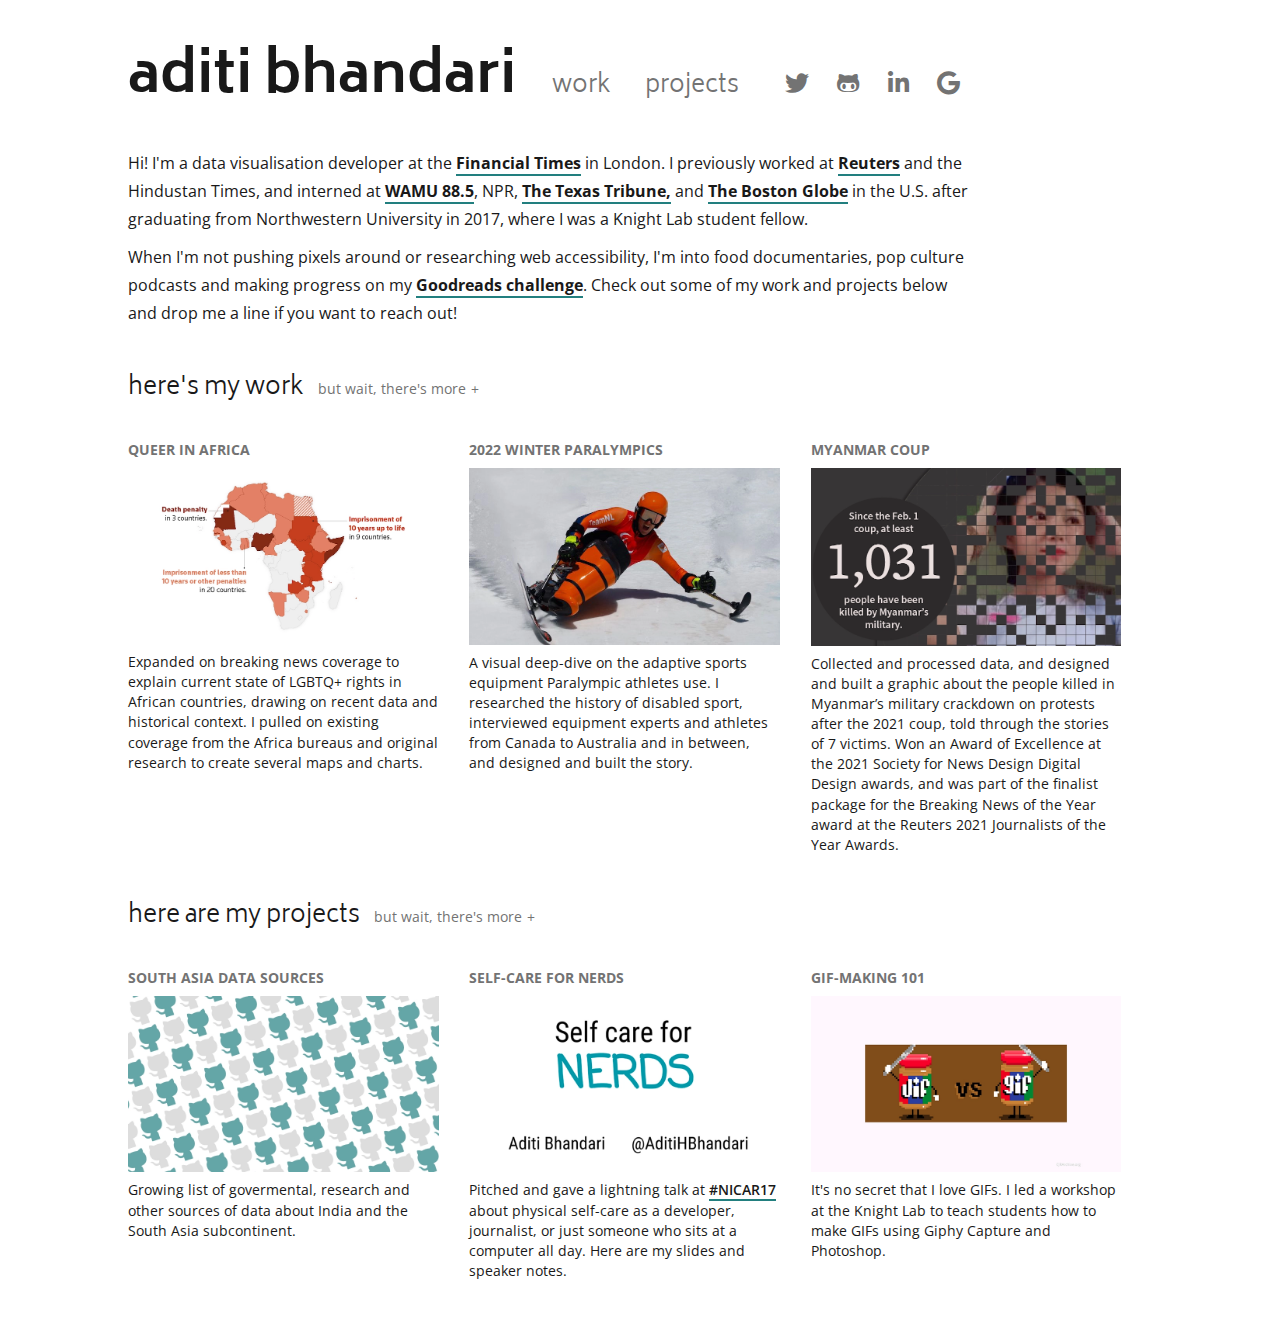
<file: index.html>
<!DOCTYPE html>
<html lang="en">

<head>
	<meta charset="UTF-8">
	<meta name="description"
		content="Aditi Bhandari is a graphics journalist at Reuters in London. Check out her work and projects!">
	<meta name="keywords" content="Aditi Bhandari, data journalist, graphics journalist, Reuters journalist">
	<meta name="author" content="Aditi Bhandari">
	<meta name="viewport" content="width=device-width">
	<title>aditi bhandari</title>
	<link rel="stylesheet" type="text/css" href="styles.css">
	<link href="https://fonts.googleapis.com/css?family=Biryani:300,700|Open+Sans:400,700" rel="stylesheet">
	<link href="css/all.css" type="text/css" rel="stylesheet">
</head>

<body class="container">

	<header>
		<nav class="menu" role="navigation">
			<a class="menu_home_link" href="index.html" aria-label="Home page">
				<h1 class="menu_home_button">aditi bhandari</h1>
			</a>

			<ul class="menu_list" aria-label="Webpages">
				<li class="menu_button"><a class="menu_link" href="work.html">work</a></li>
				<li class="menu_button"><a class="menu_link" href="projects.html">projects</a></li>
			</ul>

			<ul class="menu_list" aria-label="Contact me">
				<li class="menu_icon">
					<a class="menu_link" href="https://twitter.com/AditiHBhandari" target="_blank"
						rel="noopener noreferrer" aria-label="Follow me on Twitter">
						<i class="fab fa-twitter" aria-hidden="true"></i>
					</a>
				</li>

				<li class="menu_icon">
					<a class="menu_link" href="https://github.com/AditiBhandari" target="_blank"
						rel="noopener noreferrer" aria-label="See my work on Github">
						<i class="fab fa-github-alt" aria-hidden="true"></i>
					</a>
				</li>

				<li class="menu_icon">
					<a class="menu_link" href="https://www.linkedin.com/in/aditihbhandari" target="_blank"
						rel="noopener noreferrer" aria-label="Connect with me on LinkedIn">
						<i class="fab fa-linkedin-in" aria-hidden="true"></i>
					</a>
				</li>

				<li class="menu_icon">
					<a class="menu_link" href="mailto:aditibhandari95@gmail.com" target="_blank"
						rel="noopener noreferrer" aria-label="Send me an Email">
						<i class="fab fa-google" aria-hidden="true"></i>
					</a>
				</li>
			</ul>
		</nav>
	</header>

	<main role="main">
		<section class="intro">
			<p class="intro_text">Hi! I'm a data visualisation developer at the <a class="intro_link"
					href="https://www.ft.com/aditi-bhandari" target="_blank"
					rel="noopener noreferrer">Financial Times</a> in London.
				I previously worked at <a  class="intro_link" href="https://www.reuters.com/authors/aditi-bhandari/" target="_blank"
					rel="noopener noreferrer">Reuters</a> and the Hindustan Times, and interned at <a class="intro_link"
					href="https://wamu.org/search/go?q=aditi%20bhandari" target="_blank" rel="noopener noreferrer">WAMU
					88.5</a>, NPR, <a class="intro_link" href="https://www.texastribune.org/about/staff/aditi-bhandari/"
					target="_blank" rel="noopener noreferrer">The Texas Tribune,</a> and <a class="intro_link"
					href="https://slides.com/aditibhandari/spotlight#/15" target="_blank" rel="noopener noreferrer">The
					Boston Globe</a> in the U.S. after graduating from Northwestern University in 2017, where I was a
				Knight Lab student fellow. </p>
			<p class="intro_text">When I'm not pushing pixels around or researching web accessibility, I'm into food
				documentaries, pop culture podcasts and making progress on my <a class="intro_link"
					href="https://www.goodreads.com/user/year_in_books/2024/165950853" target="_blank"
					rel="noopener noreferrer">Goodreads challenge</a>. Check out some of my work and projects below and
				drop me a line if you want to reach out!</p>
		</section>

		<section name="selected_work">
			<span class="section_meta">
				<h2 class="section_heading">here's my work</h2>
				<a href="work.html" class="section_more_link" aria-label="See my work samples">but wait, there's
					more</a>
			</span>

			<section class="section_samples">

				<article role="article" class="sample sample_1">
					<a class="sample_link" href="https://www.reuters.com/graphics/UGANDA-LGBT/movakykrjva/"
						target="_blank" rel="noopener noreferrer">
						<h3 class="sample_title"><span class="sample_title_border">Queer in Africa</span></h3>
						<picture aria-hidden="true">
							<source type="image/webp" srcset="img/africa-lgbt.webp">
							<source type="image/jpeg" srcset="img/africa-lgbt.jpeg">
							<img class="sample_image" src="img/africa-lgbt.jpeg" alt="">
						</picture>
					</a>
					<div class="sample_desc">
						<p class="sample_text">Expanded on breaking news coverage to explain current state of LGBTQ+
							rights in African countries, drawing on recent data and historical context. I pulled on
							existing coverage from the Africa bureaus and original research to create several maps and
							charts.</p>
					</div>
				</article>

				<article role="article" class="sample sample_2">
					<a class="sample_link" href="https://graphics.reuters.com/PARALYMPICS-2022/EQUIPMENT/dwpkrlmnrvm/"
						target="_blank" rel="noopener noreferrer">
						<h3 class="sample_title"><span class="sample_title_border">2022 Winter Paralympics</span></h3>
						<picture aria-hidden="true">
							<source type="image/webp" srcset="img/winter-paralympics.webp">
							<source type="image/jpeg" srcset="img/winter-paralympics.jpeg">
							<img class="sample_image" src="img/winter-paralympics.jpeg" alt="">
						</picture>
					</a>
					<div class="sample_desc">
						<p class="sample_text">A visual deep-dive on the adaptive sports equipment Paralympic athletes
							use. I researched the history of disabled sport, interviewed equipment experts and athletes
							from Canada to Australia and in between, and designed and built the story.</p>
						<!-- <p class="sample_skills">HTML/CSS/JS, ai2html/Illustrator, Excel</p> -->
					</div>
				</article>

				<article role="article" class="sample sample_3">
					<a class="sample_link" href="https://graphics.reuters.com/MYANMAR-POLITICS/zjpqkkoaqpx/"
						target="_blank" rel="noopener noreferrer">
						<h3 class="sample_title"><span class="sample_title_border">Myanmar coup</span></h3>
						<picture aria-hidden="true">
							<source type="image/webp" srcset="img/myanmar-deaths.webp">
							<source type="image/jpeg" srcset="img/myanmar-deaths.jpg">
							<img class="sample_image" src="img/myanmar-deaths.jpg" alt="">
						</picture>
					</a>
					<div class="sample_desc">
						<p class="sample_text">Collected and processed data, and designed and built a graphic about the
							people killed in Myanmar’s military crackdown on protests after the 2021 coup, told through
							the stories of 7 victims. Won an Award of Excellence at the 2021 Society for News Design
							Digital Design awards, and was part of the finalist package for the Breaking News of the
							Year award at the Reuters 2021 Journalists of the Year Awards.</p>
						<!-- <p class="sample_skills">HTML/CSS/JS, ai2html/Illustrator, Excel</p> -->
					</div>
				</article>

				<article role="article" class="sample sample_4 hidden">
					<a class="sample_link"
						href="https://graphics.reuters.com/GLOBAL-RACE/BTS-FANS/nmopajgmxva/index.html" target="_blank"
						rel="noopener noreferrer">
						<h3 class="sample_title"><span class="sample_title_border">BTS' ARMY</span></h3>
						<picture aria-hidden="true">
							<source type="image/webp" srcset="img/bts-army.webp">
							<source type="image/jpeg" srcset="img/bts-army.jpg">
							<img class="sample_image" src="img/bts-army.jpg" alt="">
						</picture>
					</a>
					<div class="sample_desc">
						<p class="sample_text">Interviewed BTS fans and experts, created the data graphics and designed
							and built the page. Won an Award of Excellence at the 2020 Society for News Design Digital
							Design awards, and <a href="https://twitter.com/Reuters/status/1283349352094801923"
								class="sample_text_link" target="_blank" rel="noopener noreferrer">BTS fans showed their
								love</a> on Twitter.</p>
						<!-- <p class="sample_skills">HTML/CSS/JS, ai2html/Illustrator, Excel, twint, Python</p> -->
					</div>
				</article>

			</section>
		</section>

		<!-- SELECTED PROJECTS -->

		<section name="selected_projects">
			<span class="section_meta">
				<h2 class="section_heading">here are my projects</h2>
				<a href="projects.html" class="section_more_link" aria-label="See my project samples">but wait, there's
					more</a>
			</span>

			<section class="section_samples">

				<article role="article" class="sample sample_1">
					<a class="sample_link" href="https://github.com/AditiBhandari/south-asia-data-sources"
						target="_blank" rel="noopener noreferrer">
						<h3 class="sample_title"><span class="sample_title_border">South Asia data sources</span></h3>
						<picture aria-hidden="true">
							<source type="image/webp" srcset="img/github-repo.webp">
							<source type="image/jpeg" srcset="img/github-repo.jpg">
							<img class="sample_image" src="img/github-repo.png" alt="">
						</picture>
					</a>
					<div class="sample_desc">
						<p class="sample_text">Growing list of govermental, research and other sources of data about
							India and the South Asia subcontinent.</p>
					</div>
				</article>


				<article role="article" class="sample sample_2">
					<a class="sample_link" href="https://aditibhandari.github.io/nicar17-slides/" target="_blank"
						rel="noopener noreferrer">
						<h3 class="sample_title"><span class="sample_title_border">Self-care for Nerds</span></h3>
						<picture aria-hidden="true">
							<source type="image/webp" srcset="img/selfcare.webp">
							<source type="image/jpeg" srcset="img/selfcare.jpg">
							<img class="sample_image" src="img/selfcare.png" alt="">
						</picture>
					</a>
					<div class="sample_desc">
						<p class="sample_text">Pitched and gave a lightning talk at <a class="sample_text_link"
								href="https://twitter.com/search?q=aditihbhandari%20%23NICAR17&src=typd" target="_blank"
								rel="noopener noreferrer">#NICAR17</a> about physical self-care as a developer,
							journalist, or just someone who sits at a computer all day. Here are my slides and speaker
							notes.</p>
						<!-- <p class="sample_skills">HTML/CSS, Photoshop</p> -->
					</div>
				</article>

				<article role="article" class="sample sample_3">
					<a class="sample_link" href="https://slides.com/aditibhandari/deck-18/fullscreen" target="_blank"
						rel="noopener noreferrer">
						<h3 class="sample_title"><span class="sample_title_border">GIF-Making 101</span></h3>
						<picture aria-hidden="true">
							<source type="image/webp" srcset="img/gif-making101.webp">
							<source type="image/jpeg" srcset="img/gif-making101.jpg">
							<img class="sample_image" src="img/gif-making101.png" alt="">
						</picture>
					</a>
					<div class="sample_desc">
						<p class="sample_text">It's no secret that I love GIFs. I led a workshop at the Knight Lab to
							teach students how to make GIFs using Giphy Capture and Photoshop.</p>
					</div>
				</article>

				<article role="article" class="sample sample_4 hidden">
					<a class="sample_link" href="https://github.com/AditiBhandari/data-journalism-early-career-tips"
						target="_blank" rel="noopener noreferrer">
						<h3 class="sample_title"><span class="sample_title_border">NICAR18 Early career tips</span></h3>
						<picture aria-hidden="true">
							<source type="image/webp" srcset="img/github-repo.webp">
							<source type="image/jpeg" srcset="img/github-repo.jpg">
							<img class="sample_image" src="img/github-repo.png" alt="">
						</picture>
					</a>
					<div class="sample_desc">
						<p class="sample_text">A list of community groups and resources for young and early-career data
							journalists. Made with Madi Alexander for <a class="sample_text_link"
								href="https://twitter.com/search?q=aditihbhandari%20%23NICAR18&src=typd" target="_blank"
								rel="noopener noreferrer">#NICAR18</a>.</p>
					</div>
				</article>

			</section>
		</section>

	</main>

</body>

</html>
</file>
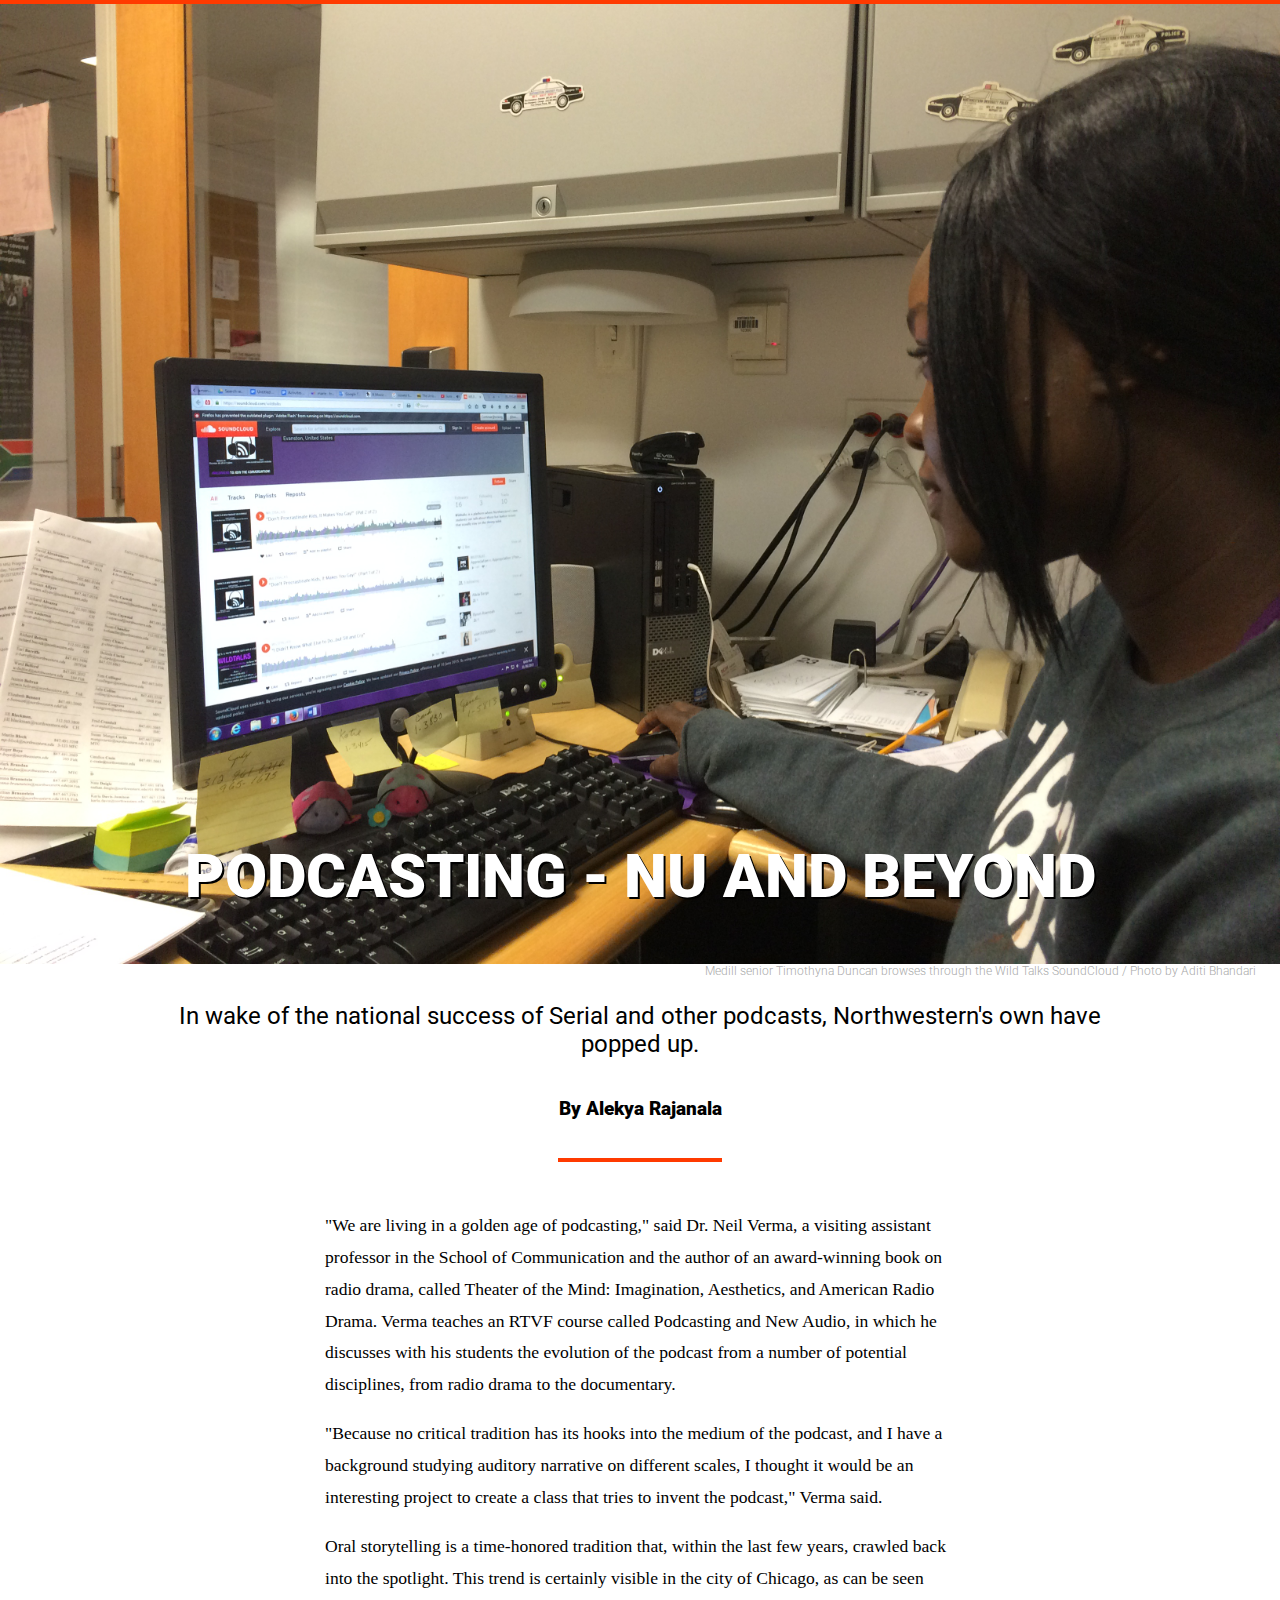
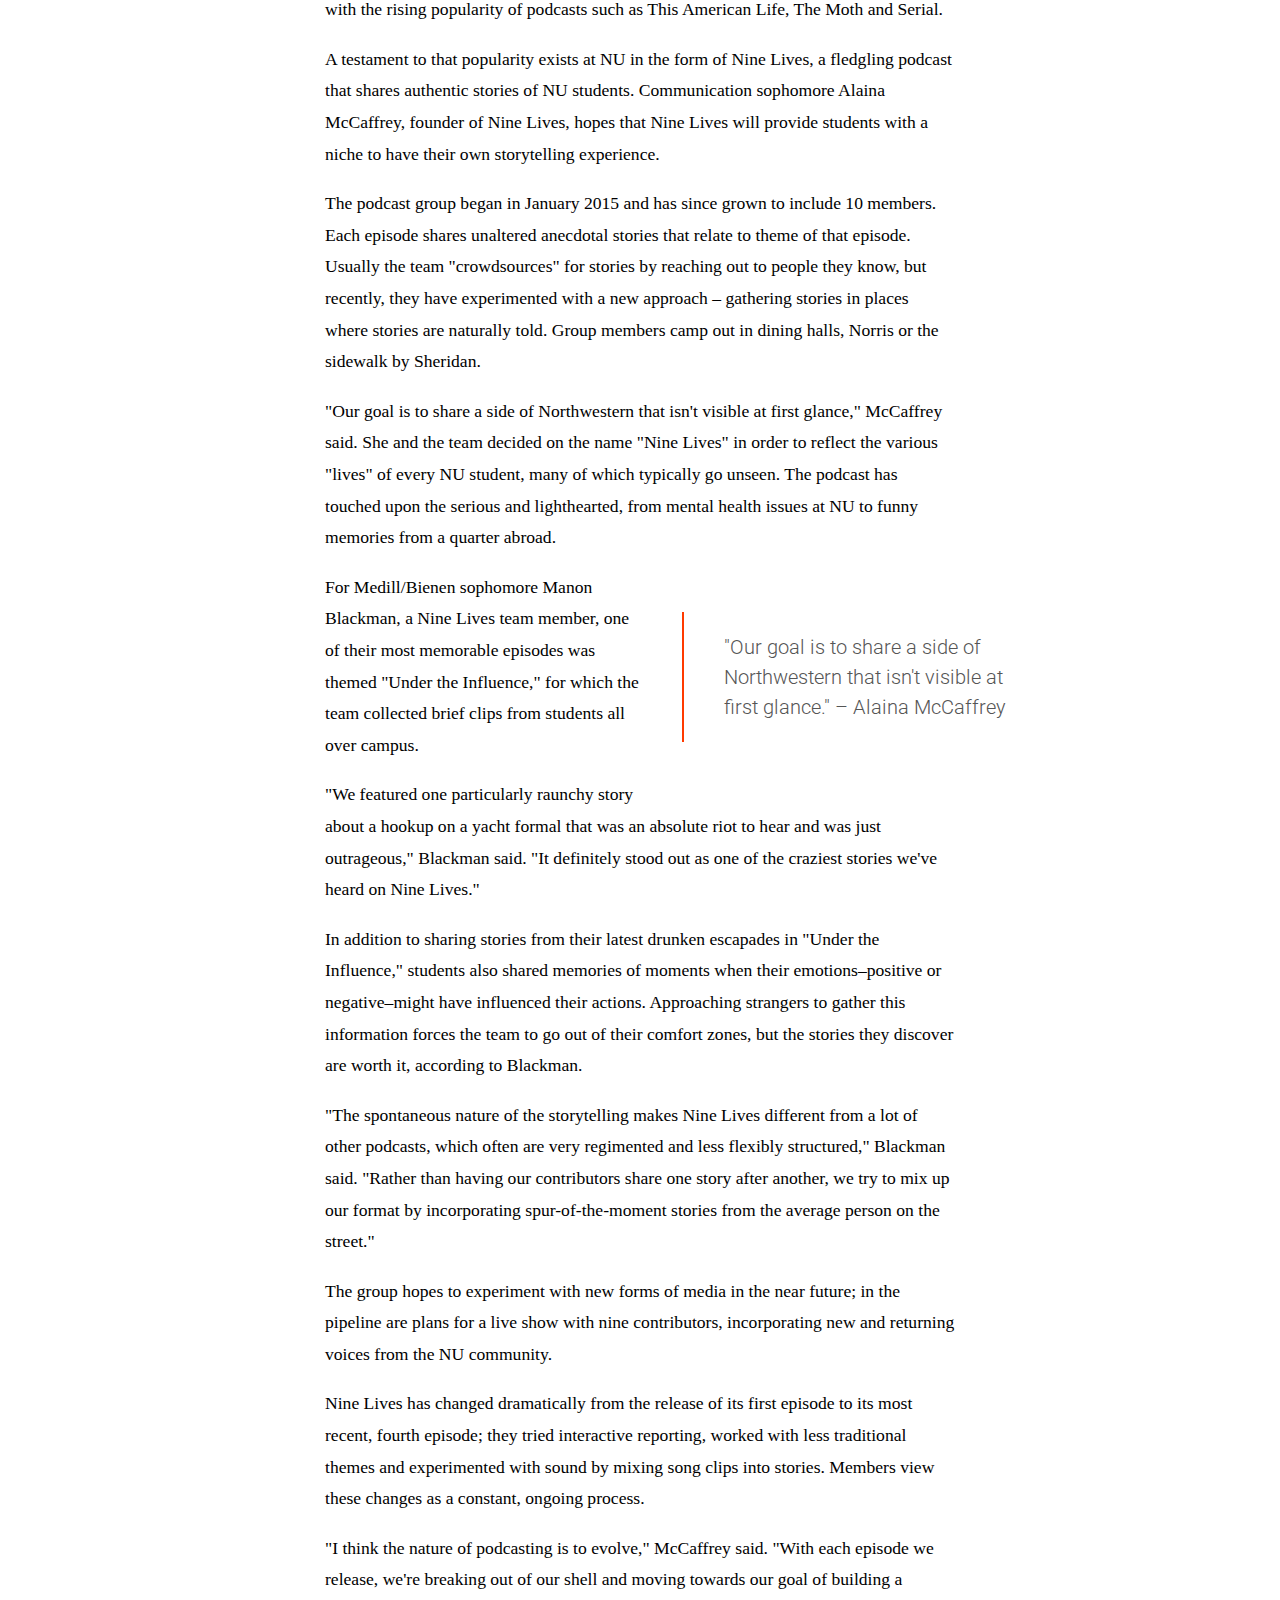
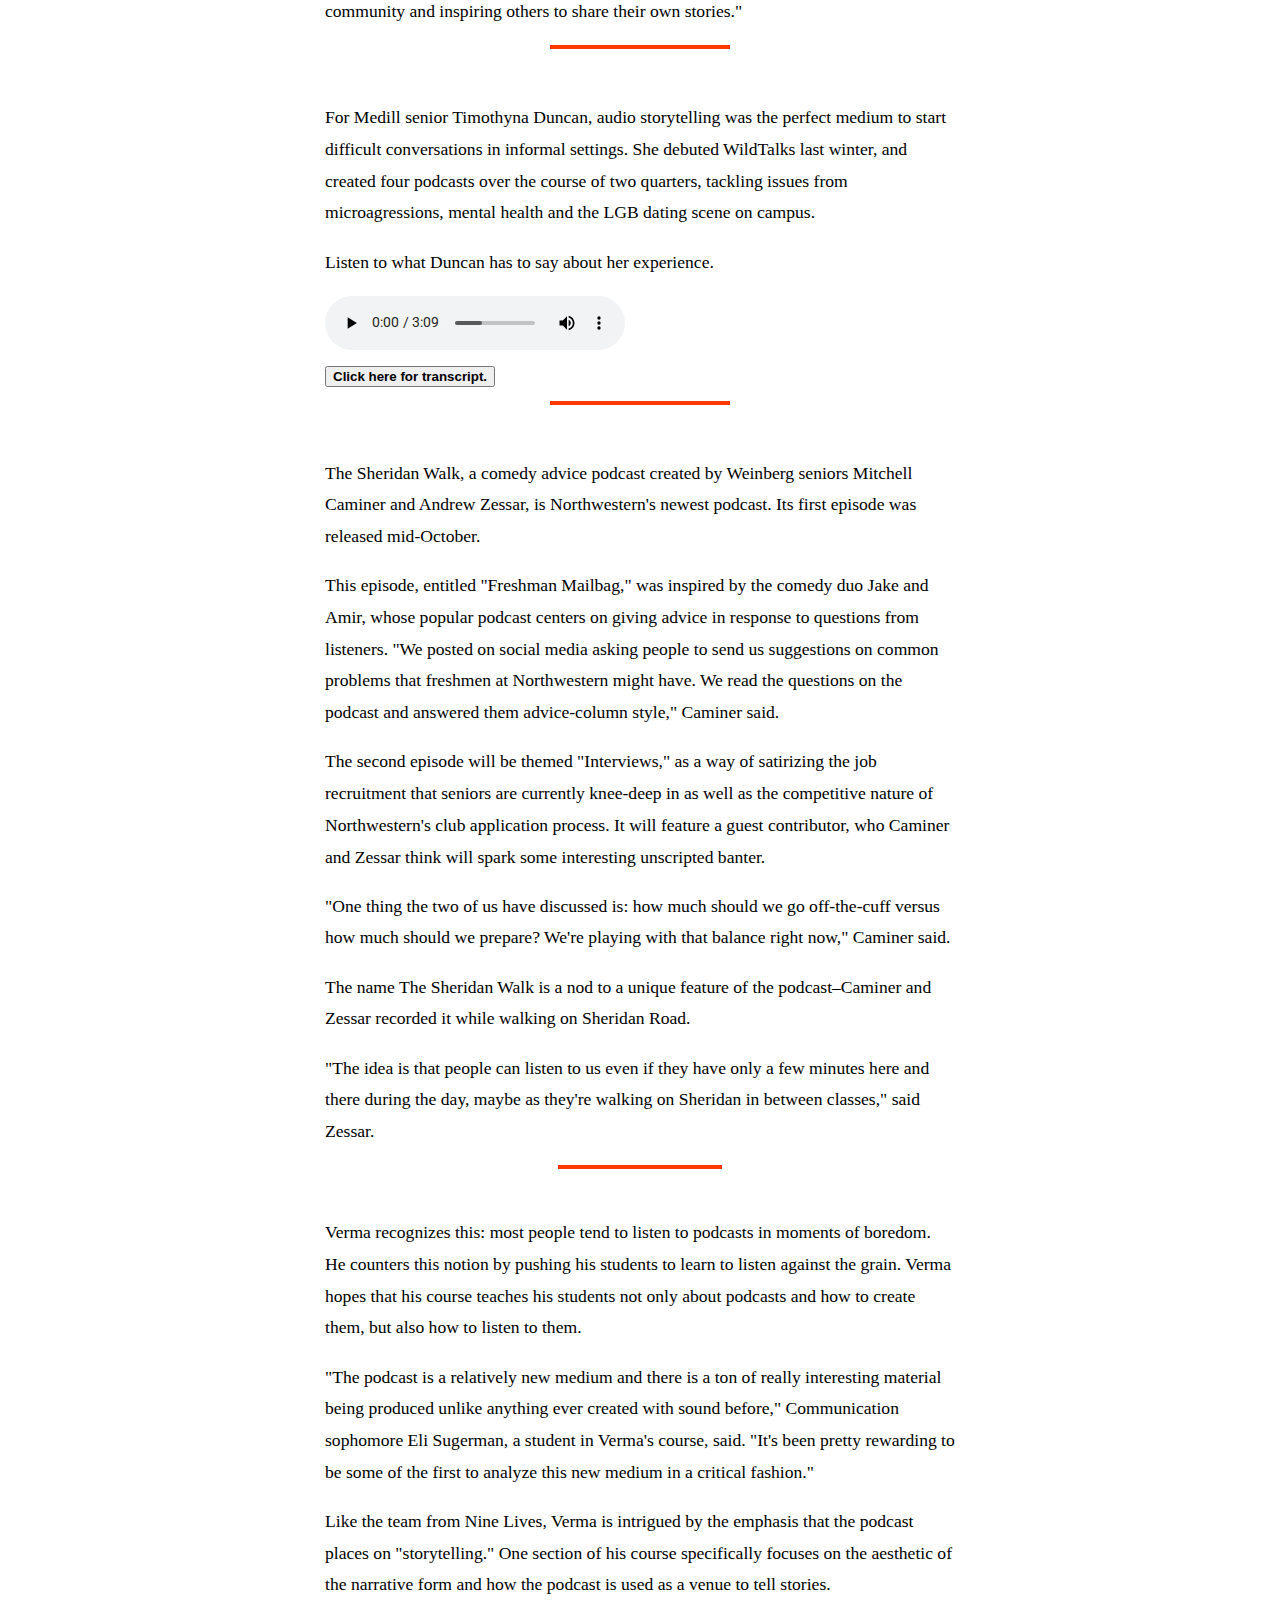
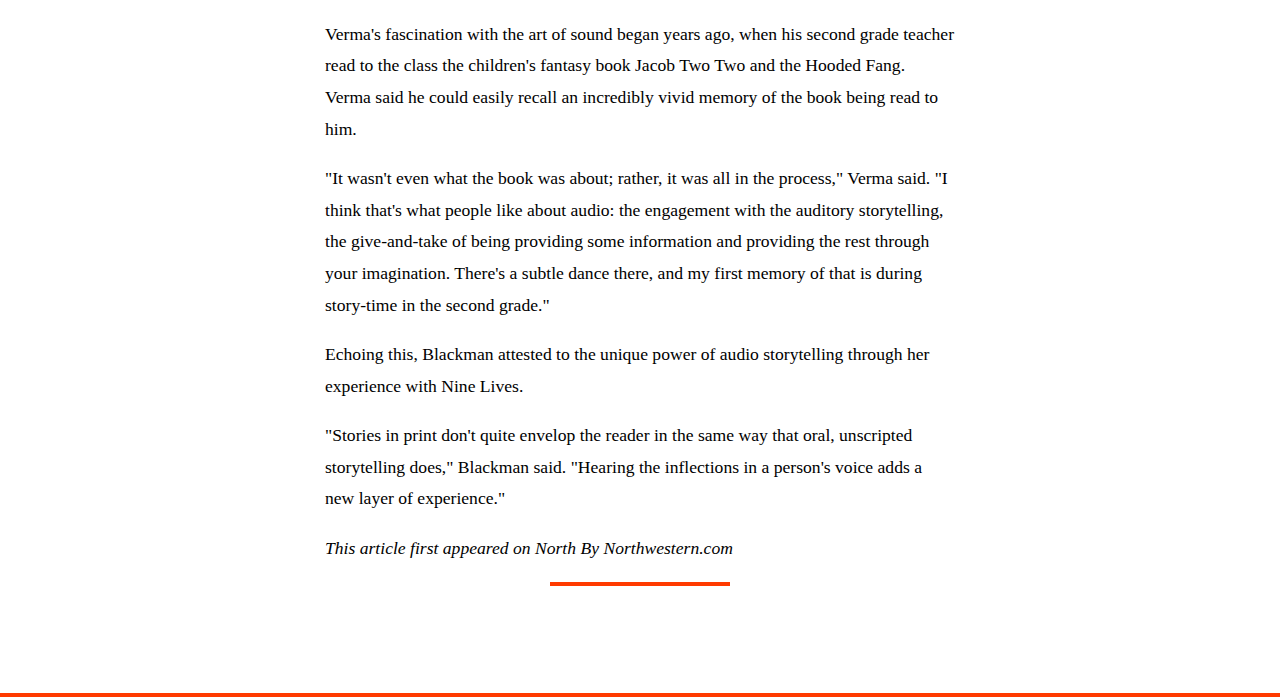
<file: podcasting/index.html>
<!DOCTYPE html>

<html>

<head>
  <title>Podcasting - NU and Beyond | Journalism 376</title>
  <meta charset="UTF-8">
  <meta name="viewport" content="width=device-width, initial-scale=1">
  <link rel="shortcut icon" href="headphones.ico">
<!-- fonts  -->
<link href='https://fonts.googleapis.com/css?family=Roboto:900,300,400,700' rel='stylesheet' type='text/css'>
<!-- styles -->
  <link rel="stylesheet" type="text/css" href="style.css" />
<!-- script -->
  <script src="https://code.jquery.com/jquery-1.10.2.js"></script>
  <script type="text/javascript" src="script.js"></script>
</head>

<body>

  <div id="container">
    <header></header>

        <img class="cover-img" src="img/image.jpg">
        <p class="caption">Medill senior Timothyna Duncan browses through the Wild Talks SoundCloud / Photo by Aditi Bhandari</p>

      <div id="hed-dek">
        <h1>Podcasting - NU and Beyond</h1>
        <h2>In wake of the national success of Serial and other podcasts, Northwestern's own have popped up.</h2>
        <h3>By Alekya Rajanala</h3>
        <hr>
       </div>

       <div class="body-text">

        <p>"We are living in a golden age of podcasting," said Dr. Neil Verma, a visiting assistant professor in the School of Communication and the author of an award-winning book on radio drama, called Theater of the Mind: Imagination, Aesthetics, and American Radio Drama. Verma teaches an RTVF course called Podcasting and New Audio, in which he discusses with his students the evolution of the podcast from a number of potential disciplines, from radio drama to the documentary.</p>

        <p>"Because no critical tradition has its hooks into the medium of the podcast, and I have a background studying auditory narrative on different scales, I thought it would be an interesting project to create a class that tries to invent the podcast," Verma said.</p>
        
        <p>Oral storytelling is a time-honored tradition that, within the last few years, crawled back into the spotlight. This trend is certainly visible in the city of Chicago, as can be seen with the rising popularity of podcasts such as This American Life, The Moth and Serial.</p>
        
        <p>A testament to that popularity exists at NU in the form of Nine Lives, a fledgling podcast that shares authentic stories of NU students. Communication sophomore Alaina McCaffrey, founder of Nine Lives, hopes that Nine Lives will provide students with a niche to have their own storytelling experience.</p>
        
        <p>The podcast group began in January 2015 and has since grown to include 10 members. Each episode shares unaltered anecdotal stories that relate to theme of that episode. Usually the team "crowdsources" for stories by reaching out to people they know, but recently, they have experimented with a new approach – gathering stories in places where stories are naturally told. Group members camp out in dining halls, Norris or the sidewalk by Sheridan.</p>
        
        <p>"Our goal is to share a side of Northwestern that isn't visible at first glance," McCaffrey said. She and the team decided on the name "Nine Lives" in order to reflect the various "lives" of every NU student, many of which typically go unseen. The podcast has touched upon the serious and lighthearted, from mental health issues at NU to funny memories from a quarter abroad.</p>
      </div>

      <div class="quote right">
        <p>"Our goal is to share a side of Northwestern that isn't visible at first glance." &#150; Alaina McCaffrey</p>
      </div>

      <div class="body-text">
        <p>For Medill/Bienen sophomore Manon Blackman, a Nine Lives team member, one of their most memorable episodes was themed "Under the Influence," for which the team collected brief clips from students all over campus.</p>
        
        <p>"We featured one particularly raunchy story about a hookup on a yacht formal that was an absolute riot to hear and was just outrageous," Blackman said. "It definitely stood out as one of the craziest stories we've heard on Nine Lives."</p>
        
        <p>In addition to sharing stories from their latest drunken escapades in "Under the Influence," students also shared memories of moments when their emotions–positive or negative–might have influenced their actions. Approaching strangers to gather this information forces the team to go out of their comfort zones, but the stories they discover are worth it, according to Blackman.</p>
        
        <p>"The spontaneous nature of the storytelling makes Nine Lives different from a lot of other podcasts, which often are very regimented and less flexibly structured," Blackman said. "Rather than having our contributors share one story after another, we try to mix up our format by incorporating spur-of-the-moment stories from the average person on the street."</p>
        
        <p>The group hopes to experiment with new forms of media in the near future; in the pipeline are plans for a live show with nine contributors, incorporating new and returning voices from the NU community.</p>
        
        <p>Nine Lives has changed dramatically from the release of its first episode to its most recent, fourth episode; they tried interactive reporting, worked with less traditional themes and experimented with sound by mixing song clips into stories. Members view these changes as a constant, ongoing process.</p>
        
        <p>"I think the nature of podcasting is to evolve," McCaffrey said. "With each episode we release, we're breaking out of our shell and moving towards our goal of building a community and inspiring others to share their own stories."</p>
        
        <hr>

        <p>For Medill senior Timothyna Duncan, audio storytelling was the perfect medium to start difficult conversations in informal settings. She debuted WildTalks last winter, and created four podcasts over the course of two quarters, tackling issues from microagressions, mental health and the LGB dating scene on campus.</p>

        <p>Listen to what Duncan has to say about her experience.</p>

        <audio controls>
          <source src="peter.mp3" type="audio/mpeg">
          Your browser does not support the audio tag.
        </audio>
<br>
        <button id="audio-text"><strong>Click here for transcript.</strong></button>

        <div id="transcript">
          <p>Lorem ipsum dolor sit amet, consectetur adipiscing elit. Integer nec odio. Praesent libero. Sed cursus ante dapibus diam. Sed nisi. Nulla quis sem at nibh elementum imperdiet. Duis sagittis ipsum. Praesent mauris. Fusce nec tellus sed augue semper porta. Mauris massa. Vestibulum lacinia arcu eget nulla. Class aptent taciti sociosqu ad litora torquent per conubia nostra, per inceptos himenaeos. </p>

          <p>Curabitur sodales ligula in libero. Sed dignissim lacinia nunc. Curabitur tortor. Pellentesque nibh. Aenean quam. In scelerisque sem at dolor. Maecenas mattis. Sed convallis tristique sem. Proin ut ligula vel nunc egestas porttitor. Morbi lectus risus, iaculis vel, suscipit quis, luctus non, massa. Fusce ac turpis quis ligula lacinia aliquet. Mauris ipsum. </p>

          <p>Nulla metus metus, ullamcorper vel, tincidunt sed, euismod in, nibh. Quisque volutpat condimentum velit. Class aptent taciti sociosqu ad litora torquent per conubia nostra, per inceptos himenaeos. Nam nec ante. Sed lacinia, urna non tincidunt mattis, tortor neque adipiscing diam, a cursus ipsum ante quis turpis. Nulla facilisi. Ut fringilla. Suspendisse potenti. Nunc feugiat mi a tellus consequat imperdiet. Vestibulum sapien. Proin quam. Etiam ultrices. Suspendisse in justo eu magna luctus suscipit. Sed lectus. </p>

          <p>Integer euismod lacus luctus magna. Quisque cursus, metus vitae pharetra auctor, sem massa mattis sem, at interdum magna augue eget diam. Vestibulum ante ipsum primis in faucibus orci luctus et ultrices posuere cubilia Curae; Morbi lacinia molestie dui. Praesent blandit dolor. Sed non quam. In vel mi sit amet augue congue elementum. Morbi in ipsum sit amet pede facilisis laoreet. Donec lacus nunc, viverra nec, blandit vel, egestas et, augue. Vestibulum tincidunt malesuada tellus. Ut ultrices ultrices enim. Curabitur sit amet mauris. Morbi in dui quis est pulvinar ullamcorper. </p>

          <p>Nulla facilisi. Integer lacinia sollicitudin massa. Cras metus. Sed aliquet risus a tortor. Integer id quam. Morbi mi. Quisque nisl felis, venenatis tristique, dignissim in, ultrices sit amet, augue. Proin sodales libero eget ante. Nulla quam. Aenean laoreet. Vestibulum nisi lectus, commodo ac, facilisis ac, ultricies eu, pede. </p>
        </div>

        <hr
        >

        <p>The Sheridan Walk, a comedy advice podcast created by Weinberg seniors Mitchell Caminer and Andrew Zessar, is Northwestern's newest podcast. Its first episode was released mid-October.</p>
        
        <p>This episode, entitled "Freshman Mailbag," was inspired by the comedy duo Jake and Amir, whose popular podcast centers on giving advice in response to questions from listeners. "We posted on social media asking people to send us suggestions on common problems that freshmen at Northwestern might have. We read the questions on the podcast and answered them advice-column style," Caminer said.</p>
        
        <p>The second episode will be themed "Interviews," as a way of satirizing the job recruitment that seniors are currently knee-deep in as well as the competitive nature of Northwestern's club application process. It will feature a guest contributor, who Caminer and Zessar think will spark some interesting unscripted banter.</p>
        
        <p>"One thing the two of us have discussed is: how much should we go off-the-cuff versus how much should we prepare? We're playing with that balance right now," Caminer said.</p>
        
        <p>The name The Sheridan Walk is a nod to a unique feature of the podcast–Caminer and Zessar recorded it while walking on Sheridan Road.</p>
        
        <p>"The idea is that people can listen to us even if they have only a few minutes here and there during the day, maybe as they're walking on Sheridan in between classes," said Zessar.</p>
      </div>

<hr>

<!--       <div class="quote left">
        <p>“I really enjoy putting a challenge and a goal out in front of myself and seeing what kind of journey it takes me on.” &#150; John Huston</p>
      </div> -->

      <div class="body-text">
        <p>Verma recognizes this: most people tend to listen to podcasts in moments of boredom. He counters this notion by pushing his students to learn to listen against the grain. Verma hopes that his course teaches his students not only about podcasts and how to create them, but also how to listen to them.</p>
        
        <p>"The podcast is a relatively new medium and there is a ton of really interesting material being produced unlike anything ever created with sound before," Communication sophomore Eli Sugerman, a student in Verma's course, said. "It's been pretty rewarding to be some of the first to analyze this new medium in a critical fashion."</p>
        
        <p>Like the team from Nine Lives, Verma is intrigued by the emphasis that the podcast places on "storytelling." One section of his course specifically focuses on the aesthetic of the narrative form and how the podcast is used as a venue to tell stories.</p>
        
        <p>Verma's fascination with the art of sound began years ago, when his second grade teacher read to the class the children's fantasy book Jacob Two Two and the Hooded Fang. Verma said he could easily recall an incredibly vivid memory of the book being read to him.</p>
        
        <p>"It wasn't even what the book was about; rather, it was all in the process," Verma said. "I think that's what people like about audio: the engagement with the auditory storytelling, the give-and-take of being providing some information and providing the rest through your imagination. There's a subtle dance there, and my first memory of that is during story-time in the second grade."</p>
        
        <p>Echoing this, Blackman attested to the unique power of audio storytelling through her experience with Nine Lives.</p>
        
        <p>"Stories in print don't quite envelop the reader in the same way that oral, unscripted storytelling does," Blackman said. "Hearing the inflections in a person's voice adds a new layer of experience."</p>

        <p><em>This article first appeared on North By Northwestern.com</em></p>

        <hr>
      </div>


<!--         <figure>
          <img class="inline-img-lg" src="img/image.jpg">
          <figcaption class="center">North Pole Expedition / Courtesy of <a href="http://www.johnhuston.com/#intro" target="_blank">John Huston</a></figcaption>
        </figure> -->

<br><br><br>

    <footer>
<!--           <p><strong>Published on December 4, 2015</strong></p>
          <p><strong>Design and Development: </strong><a href="http://www.northbynorthwestern.com/author/aditibhandari/" target="_blank">Aditi Bhandari</a></p>
          <p>&copy; 2015 <a href="http://www.northbynorthwestern.com/">Journalism 376</a></p> -->
    </footer>

</body>

</html>
</file>
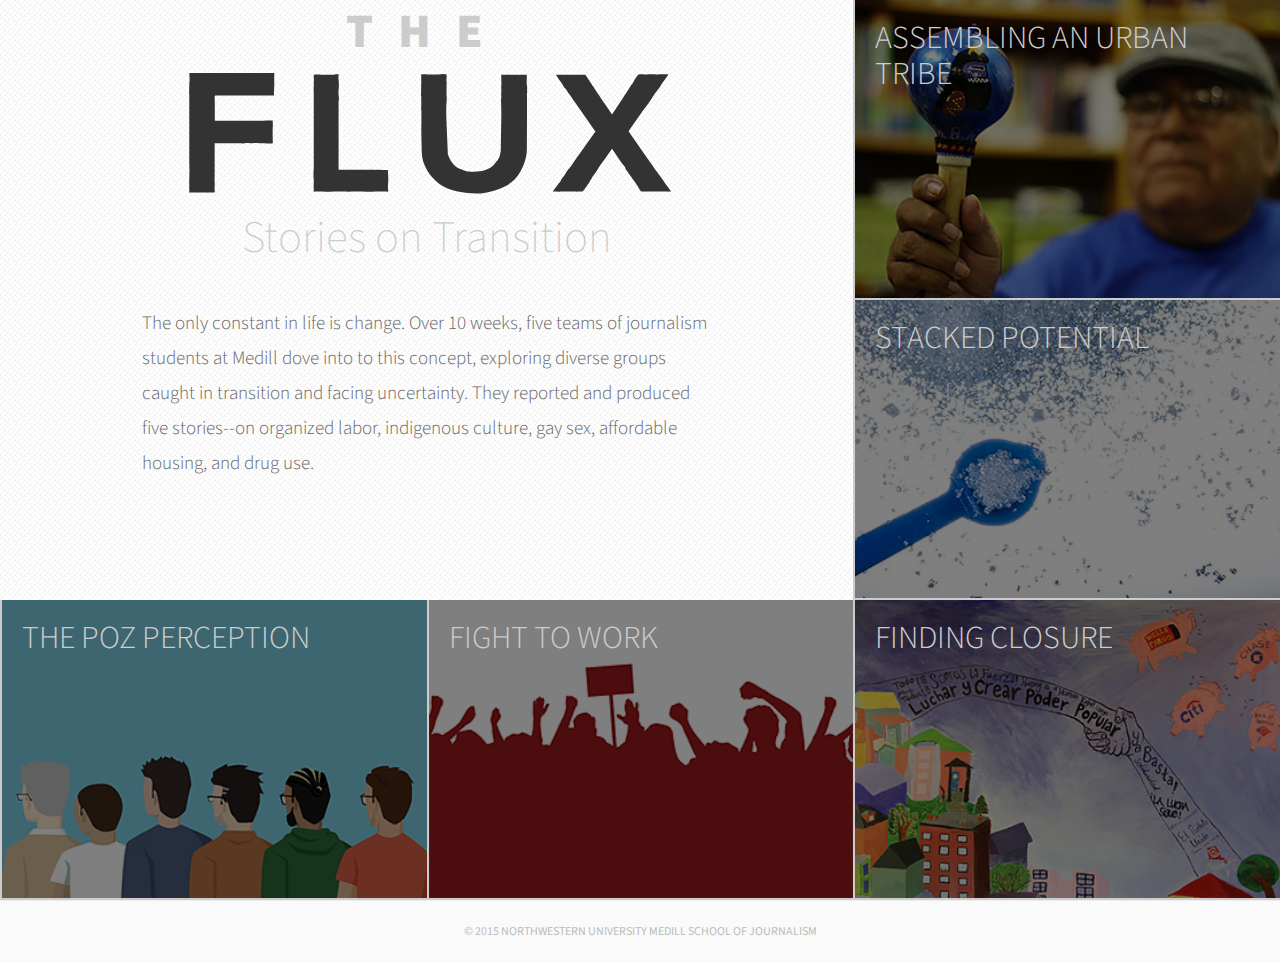
<file: projects/poz-perception/index.html>
<html lang="en">
  <head>
    <!--
    ===================================================================
    ===================================================================
    ===================================================================
     __    __     ______     _____     __     __         __        
    /\ "-./  \   /\  ___\   /\  __-.  /\ \   /\ \       /\ \       
    \ \ \-./\ \  \ \  __\   \ \ \/\ \ \ \ \  \ \ \____  \ \ \____  
     \ \_\ \ \_\  \ \_____\  \ \____-  \ \_\  \ \_____\  \ \_____\ 
      \/_/  \/_/   \/_____/   \/____/   \/_/   \/_____/   \/_____/ 
    ===================================================================
    =========================== http://www.medill.northwestern.edu/ ===
    ===================================================================
    -->
    <meta charset="utf-8"/>
    <meta http-equiv="X-UA-Compatible" content="IE=edge"/>
    <meta name="viewport" content="width=device-width, initial-scale=1.0"/>
    <meta name="keywords" content="Transition, Journalism, Northwestern, Medill"/>
    <meta name="apple-mobile-web-app-capable" content="yes"/>
    <meta name="apple-touch-fullscreen" content="yes"/>
    <!-- Meta-->
    <meta name="description" content="The only constant in life is change. Over 10 weeks, five teams of journalism students at Medill dove into to this concept, exploring diverse groups caught in transition and facing uncertainty. "/>
    <meta name="author" content="Northwestern University Medill School of Journalism"/>
    <!-- Twitter Card https://dev.twitter.com/cards/types/summary-->
    <meta name="twitter:card" content="summary"/>
    <meta name="twitter:site" content="@MedillSchool"/>
    <meta name="twitter:creator" content="@zlwise"/>
    <meta name="twitter:title" content="The Flux: Stories on Transition"/>
    <meta name="twitter:description" content="The only constant in life is change. Over 10 weeks, five teams of journalism students at Medill dove into to this concept, exploring diverse groups caught in transition and facing uncertainty. "/>
    <meta name="twitter:image" content="http://the-flux.com/img/teaser/flux.png"/>
    <!-- Facebook Open Graph https://developers.facebook.com/docs/sharing/webmasters#markup-->
    <meta property="og:url" content="the-flux.com"/>
    <meta property="og:type" content="article"/>
    <meta property="og:title" content="The Flux: Stories on Transition"/>
    <meta property="og:description" content="The only constant in life is change. Over 10 weeks, five teams of journalism students at Medill dove into to this concept, exploring diverse groups caught in transition and facing uncertainty. "/>
    <meta property="og:image" content="http://the-flux.com/img/teaser/flux.png"/>
    <title>The Flux</title>
    <!-- CSS-->
    <link rel="stylesheet" href="css/theflux.css?v10"/>
    <link rel="stylesheet" href="css/theflux-index.css?v10"/>
    <!-- HTML5 shim, for IE6-8 support of HTML elements-->
    <!--if lt IE 9
    script(src='https://oss.maxcdn.com/libs/html5shiv/3.7.0/html5shiv.js')
    script(src='https://oss.maxcdn.com/libs/respond.js/1.3.0/respond.min.js')
    
    -->
    <!-- Icon-->
    <link rel="shortcut icon" href="img/ico/favicon.png"/>
    <link rel="apple-touch-icon-precomposed" href="img/ico/favicon.png"/>
    <link rel="apple-touch-icon-precomposed" href="img/ico/apple-touch-icon-144.png" sizes="144x144"/>
  </head>
  <body>
    <section class="panel-nav container-fluid">
      <div class="row panels">
        <div class="col-md-8 col-sm-8 col-xs-12">
          <div class="col-md-8 col-md-offset-2 col-xs-12">
            <div class="title-panel">
              <div class="main-story-panel">
                <h1 style="display:none">The Flux</h1><span>The</span>
                <div id="flux-logo-container">
<svg id="fluxLogoF" version="1.1" xmlns="http://www.w3.org/2000/svg" xmlns:xlink="http://www.w3.org/1999/xlink" x="0px" y="0px" viewBox="0 0 369.5 104.6" enable-background="new 0 0 369.5 104.6" xml:space="preserve">
	<g id="f1">
		<path  d="M76.9,37.8c0,0.3-0.4,0.6-1.1,1c-0.7,0.4-1.4,0.5-2.1,0.5c-0.3,0-0.7-0.1-1.2-0.2c-0.5-0.2-0.8-0.3-0.8-0.5
			c-0.7-5.2-2.9-10.2-6.5-14.8c-3.6-4.6-8.9-6.9-15.8-6.9h-7.1c-1.6,0-3.2,0.4-4.7,1.2c-1.5,0.8-2.2,2.7-2.2,5.8v24.8h5.9
			c4,0,7.2-1.2,9.5-3.5c2.4-2.4,3.8-5.4,4.2-9.3c0-0.2,0.3-0.4,0.9-0.6c0.6-0.2,1.2-0.3,1.7-0.3c0.5,0,1.1,0.1,1.7,0.3
			c0.6,0.2,0.9,0.4,0.9,0.6c0,2.9-0.1,5.6-0.4,8.1c-0.2,2.5-0.4,5.1-0.4,7.8c0,2.7,0.1,5.3,0.4,7.7c0.2,2.4,0.4,5,0.4,7.8
			c0,0.2-0.3,0.5-0.9,0.6c-0.6,0.2-1.2,0.3-1.7,0.3c-0.5,0-1.1-0.1-1.7-0.3c-0.6-0.2-0.9-0.4-0.9-0.6c-0.5-4.1-1.9-7.2-4.1-9.5
			c-2.2-2.2-5.4-3.4-9.7-3.4h-5.9v22.8c0,3.1,0.9,5.4,2.7,6.9c1.8,1.5,5,2.5,9.5,2.9c0.2,0,0.4,0.3,0.6,1c0.2,0.7,0.3,1.2,0.3,1.6
			c0,0.5-0.1,1-0.3,1.6c-0.2,0.6-0.4,0.9-0.6,0.9c-3.8,0-7.9-0.1-12.1-0.3c-4.2-0.2-8.2-0.3-11.8-0.3c-3.6,0-7.3,0.1-11.2,0.3
			c-3.9,0.2-7.7,0.3-11.6,0.3c-0.2,0-0.5-0.3-0.6-0.9C0.1,90.9,0,90.3,0,89.7c0-0.4,0.1-0.9,0.3-1.5c0.2-0.6,0.4-1,0.6-1.1
			c4.5-0.5,7.5-1.5,9-2.9c1.4-1.4,2.2-3.7,2.2-6.9V25.7c0-3.2-0.7-5.5-2.2-6.9c-1.4-1.4-4.4-2.4-9-2.9c-0.2-0.1-0.5-0.4-0.6-1.1
			C0.1,14.1,0,13.6,0,13.2c0-0.5,0.1-1.1,0.3-1.7c0.2-0.6,0.4-0.9,0.6-0.9C5.2,10.7,11.2,10.8,19,11c7.8,0.2,14.3,0.2,19.3,0.2
			c4.5,0,10.6-0.1,18.5-0.2c7.8-0.1,14.1-0.3,18.9-0.4c0,3.4,0.1,7.8,0.4,13.3C76.4,29.5,76.6,34.1,76.9,37.8z"/>
	</g>
	<g id="f2">
		<path  d="M71.5,25.4c0,0.3-2.5-0.1-3.6,0c-0.6,0-1.8,0.1-2.3,0.1c-0.3,0-1.7,0-2.1-0.1c-0.4-0.1-2.8,0.2-2.8,0.1
			c-3.4-0.3,0,0-5.5,0c-4.8,0-3.3-0.1-9-0.1h-5.6c-1.3,0-8.4,0-10.1,0c-0.7,0-0.3,2.7-0.3,5.2V43h14.7c3.3,0,2,0,4.4,0
			c2.7,0,0.5,0.2,3.6,0c1,0.1,1.7,0,2.7,0c0.5,0,3.1,0,3.5,0c0.4,0,5.2,0,5.8,0c0.5,0,5.7-0.2,5.7,0c0,2.4,0.2,2.4,0,4.4
			c-0.2,2,0.1,9,0,11.1c0,0.8-3.5,0.1-9.4,0.2c-2,0-1.8-0.2-4.8,0c-0.2,0-2.6,0-3.3-0.1c-0.5-0.1-1.8,0.1-2.2,0.1
			c-0.4,0-1,0.4-1.5,0.2c-0.5-0.2-1.8,0-1.8-0.2c-2.2,0-1.6,0-4.4,0c-2.5,0-1.2,0-4.8,0h-8.3v14.2c0,2.6,0,7.2,0,9.1
			c-0.1,2.4-0.1,2.1,0,4c0.2,0-0.2,4.8,0,5.3c0.2,0.5,0,1.4,0,1.7c0,0.4,0,0-0.6,0.1c-0.5,0.1-1.7,0-1.9,0c-3.1,0-0.9,0.2-4.3,0
			c-3.4-0.2,0.8,0-2.1,0c-2.9,0,0.6-0.2-2.6,0c-3.2,0.2,0,0-3.1,0c-0.2,0-1.3,0.1-1.8,0c-0.5-0.1-1.3,0.4-1.3,0c0-0.3,0-2.1,0-2.7
			c0-0.6-0.1-5.1,0-5.8c0.1-3.7,0-4.3,0.1-6c0.1-1.5-0.1-3.7-0.1-6.4V33.4c0-2.6,0-3,0-4.7c0-1.7,0-1.1,0-3.7c-0.2-0.1,0-1.9-0.1-2.4
			c-0.2-0.5,0.1-1,0.1-1.3c0-0.4,0-5.3,0.2-5.8c0.2-0.5-0.3-5.7-0.1-5.7c3.4,0.1,6-0.2,12.4,0c6.4,0.1,10.4,0,14.5,0
			c3.6,0,7.7,0.1,14.1,0c6.4-0.1,14.3,0.1,18.2,0c0,2.7-0.2,2.6,0,7.1C71.7,21.3,71.3,22.4,71.5,25.4z"/>
	</g>
</svg>

<svg id="fluxLogoL" version="1.1" xmlns="http://www.w3.org/2000/svg" xmlns:xlink="http://www.w3.org/1999/xlink" x="0px" y="0px" viewBox="0 0 369.5 104.6" enable-background="new 0 0 369.5 104.6" xml:space="preserve">

	<g id="l1">
		<path  d="M161.5,62c-0.5,4.4-1.1,9.8-1.6,16.1c-0.5,6.3-0.8,11.1-1,14.2c-4.9-0.2-11.1-0.3-18.5-0.4
			c-7.4-0.1-13.4-0.2-18-0.2c-5,0-11.5,0.1-19.4,0.2c-7.9,0.2-13.8,0.3-17.8,0.4c-0.2,0-0.5-0.3-0.6-0.9c-0.2-0.6-0.3-1.2-0.3-1.7
			c0-0.4,0.1-0.9,0.3-1.5c0.2-0.6,0.4-1,0.6-1.1c4.5-0.5,7.5-1.5,9-2.9c1.4-1.4,2.2-3.7,2.2-6.9V25.7c0-3.2-0.7-5.5-2.2-6.9
			c-1.4-1.4-4.4-2.4-9-2.9c-0.2-0.1-0.5-0.4-0.6-1.1c-0.2-0.6-0.3-1.1-0.3-1.5c0-0.5,0.1-1.1,0.3-1.7c0.2-0.6,0.4-0.9,0.6-0.9
			c3.8,0,7.6,0.1,11.6,0.3c4,0.2,7.7,0.3,11.2,0.3c3.6,0,7.4-0.1,11.3-0.3c3.9-0.2,7.8-0.3,11.6-0.3c0.2,0,0.4,0.3,0.6,0.9
			c0.2,0.6,0.3,1.2,0.3,1.6c0,0.4-0.1,0.9-0.3,1.6c-0.2,0.7-0.4,1-0.6,1c-4.5,0.5-7.6,1.5-9.1,2.9c-1.5,1.5-2.2,3.8-2.2,6.9v53.4
			c0,2.8,0.8,4.7,2.3,5.6c1.5,0.9,3.1,1.4,4.6,1.4h6.7c5.5,0,10.4-2.6,14.6-7.8c4.3-5.2,7-11,8.2-17.4c0-0.2,0.1-0.3,0.4-0.4
			c0.3-0.1,0.7-0.1,1.2-0.1c0.9,0,1.7,0.2,2.5,0.5C161.3,61.1,161.6,61.5,161.5,62z"/>
	</g>
	<g id="l2">
		<path  d="M151.1,77.2c-0.4,3.5,0.4,3.4,0,8.5s0.1,4.3,0,6.8c-3.9-0.1-9.2,0.1-15.1,0c-5.9-0.1-8.7,0-12.4,0
			c-4,0-6.9-0.1-13.2,0c-6.3,0.1-8.1-0.1-11.2,0c-0.2,0,0.2-2.3,0-2.8c-0.2-0.5,0-2.9,0-3.4c0-0.3,0-1.7,0-2.3
			c-0.1-1.2-0.3-2.1-0.2-2.1c0.1-4.5-0.1-2,0.1-3.6c0.1-1.5,0.1-0.7,0.1-3.3V32.4c0-2.6,0-2.9,0-4.6c0-1.1,0-1,0-3.1
			c-0.2-0.1,0.1-1.4,0-1.9c-0.2-0.5,0-3.3,0-3.6c0-0.4,0-3.5,0.1-4c0.2-0.5-0.3-4.3-0.1-4.3c3,0,1.7-0.2,4.8,0c3.2,0.2,1.9,0,4.7,0
			c2.9,0,1.3,0.2,4.4,0c3.1-0.2,0.2-0.2,3.3-0.2c0.2,0,0.2,1.4,0,2.1c-0.1,0.5,0.3,3.2,0.3,3.6c0,0.3,0.1,4-0.1,4.6
			c-0.2,0.5,0,2.8-0.2,2.8c0.1,0.7,0,0,0.3,2.7c0.2,1.7-0.2,2.1-0.2,4.6v41.6c0,2.2,0,4.6,0,4.6c2.4,0,5.3,0,6.6,0h8.4
			c4.4,0-0.7,0,4.6,0c1.9,0,0,0,3.5,0c0-0.1,3.1,0.1,3.3,0c0.2-0.1,4.2,0.1,4.6,0.1c0.7,0,2.6-0.2,3.3,0.1
			C151.5,77.6,151.2,76.9,151.1,77.2z"/>
	</g>
</svg>

<svg id="fluxLogoU" version="1.1" xmlns="http://www.w3.org/2000/svg" xmlns:xlink="http://www.w3.org/1999/xlink" x="0px" y="0px" viewBox="0 0 369.5 104.6" enable-background="new 0 0 369.5 104.6" xml:space="preserve">
	<g id="u1">
		<path  d="M256.5,13.2c0,0.4-0.1,0.9-0.3,1.6c-0.2,0.7-0.4,1-0.6,1c-4.5,0.5-7.6,1.4-9.2,2.8
			c-1.6,1.4-2.4,3.8-2.4,7.1v37c0,8.5-2.6,15.9-7.9,22.2c-5.3,6.2-13.2,9.3-24,9.3c-13,0-22.9-2.9-29.7-8.6
			c-6.8-5.8-10.2-14.6-10.2-26.6V25.7c0-3.2-0.7-5.5-2.2-6.9c-1.4-1.4-4.5-2.4-9.1-2.9c-0.2-0.1-0.5-0.4-0.6-1.1
			c-0.2-0.6-0.3-1.1-0.3-1.5c0-0.5,0.1-1,0.3-1.6c0.2-0.6,0.4-0.9,0.6-0.9c3.8,0,7.7,0.1,11.6,0.3c3.9,0.2,7.7,0.3,11.3,0.3
			c3.5,0,7.3-0.1,11.2-0.3c4-0.2,7.8-0.3,11.6-0.3c0.2,0,0.4,0.3,0.6,0.9c0.2,0.6,0.3,1.2,0.3,1.6c0,0.4-0.1,0.9-0.3,1.6
			c-0.2,0.7-0.4,1-0.6,1c-4.5,0.5-7.6,1.5-9.1,2.9c-1.5,1.5-2.2,3.8-2.2,6.9v37.3c0,8,1.5,13.9,4.5,17.6c3,3.8,8.3,5.6,16,5.6
			c7,0,12.1-2.2,15.5-6.6c3.3-4.4,5-10.4,5-18.1V25.7c0-3.2-0.8-5.5-2.3-6.9c-1.5-1.4-4.6-2.4-9.1-2.9c-0.2-0.1-0.5-0.4-0.6-1.1
			c-0.2-0.6-0.3-1.1-0.3-1.5c0-0.5,0.1-1.1,0.3-1.7c0.2-0.6,0.4-0.9,0.6-0.9c2.6,0,5.1,0.1,7.5,0.3c2.4,0.2,5,0.3,7.8,0.3
			c2.7,0,5.3-0.1,7.6-0.3c2.3-0.2,4.9-0.3,7.7-0.3c0.2,0,0.4,0.3,0.6,0.9C256.4,12.2,256.5,12.7,256.5,13.2z"/>
	</g>
	<g id="u2">
		<path  d="M248,20.6c0,0.3,0.1,2.6-0.1,3.1c-0.2,0.5,0.2,2.6,0,2.6c0,2.9,0,4.2,0,8.1c0,1.7,0,5.7,0,8.3l-0.1,20.5
			c0,6.8-4,17.8-11,23c-5.2,3.9-15.6,7.6-24.1,7.6c-10.4,0-19.9-2.2-25.6-6.4c-6.3-4.6-12.6-13.1-12.6-22.7l-0.3-13.5
			c0-2.6,0.2-13.4,0-15c-0.2-1.8,0-3.1,0-5.5c-0.2-0.1,0.1-4-0.1-4.5c-0.2-0.5,0-3.9,0-4.2c0-0.4,0-5.5,0.1-6c0-0.9-0.2-5.2,0-5.2
			c3.1,0,1.2-0.2,4.3,0c3.1,0.2,2.2,0,5,0c2.8,0,1.6,0,4.8-0.2c3.2-0.2,0.5,0.2,3.5,0.2c0.2,0-0.2,4.7,0,5.2c0.2,0.5,0,2.9,0,3.3
			c0,0.3,0,4.4,0,5c0,1.9,0.3,4.1,0.1,4.1c-0.1,2-0.3,5.2-0.3,7.2c-0.1,2.3,0.2,6.7,0.2,9.2l0.9,21.4c1.7,5.1,4.7,9,8.3,10.3
			c4.4,1.5,3.9,2.1,10,2.1c5.6,0,11.5-1.7,14.1-5.2c2.7-3.5,3.4-2.9,4.5-9.2l0.4-24.6c0-2.6,0-4.3-0.1-5.7c-0.1-1.7,0.1-1.9-0.1-4.2
			c-0.2-0.1,0.3-3,0.2-3.5c-0.2-0.5,0-4.2,0-4.5c0-0.4-0.2-2.5,0-3c0.2-0.5-0.2-7.7,0-7.7c2.1,0,3.6-0.2,5.5,0c1.9,0.2,1.4,0,3.6,0
			c2.2,0,2.9,0.2,4.7,0c1.8-0.2,1.7,0,3.9,0c0.2,0-0.1,6.2,0,6.7C248.1,17.9,248,20.3,248,20.6z"/>
	</g>
</svg>

<svg id="fluxLogoX" version="1.1" xmlns="http://www.w3.org/2000/svg" xmlns:xlink="http://www.w3.org/1999/xlink" x="0px" y="0px" viewBox="0 0 369.5 104.6" enable-background="new 0 0 369.5 104.6" xml:space="preserve">
	<g id="x1">
		<path  d="M354.9,89.7c0,0.5-0.1,1-0.3,1.6c-0.2,0.6-0.4,0.9-0.6,0.9c-2.7,0-6.4-0.1-11-0.3
			c-4.6-0.2-8.4-0.3-11.3-0.3c-3.6,0-7.8,0.1-12.5,0.3c-4.7,0.2-9,0.3-12.8,0.3c-0.2,0-0.5-0.3-0.6-0.9c-0.2-0.6-0.3-1.2-0.3-1.7
			c0-0.4,0.1-0.9,0.3-1.5c0.2-0.6,0.4-1,0.6-1.1c2.9-0.4,5-0.8,6.3-1.2c1.3-0.4,1.9-1.3,1.9-2.6c0-0.6-0.2-1.4-0.7-2.3
			c-0.5-0.9-1.2-2.2-2.2-3.6L299.7,60l-14.1,17.3c-0.7,0.8-1.3,1.6-1.7,2.6c-0.4,0.9-0.6,1.7-0.6,2.4c0,1.4,0.7,2.5,2,3.3
			c1.3,0.8,3.4,1.3,6.2,1.6c0.2,0,0.4,0.3,0.5,1c0.1,0.7,0.2,1.2,0.2,1.6c0,0.5-0.1,1-0.3,1.6c-0.2,0.6-0.4,0.9-0.6,0.9
			c-3.8,0-6.7-0.1-8.9-0.3c-2.2-0.2-4.9-0.3-8-0.3c-2.5,0-4.8,0.1-6.8,0.3c-2,0.2-4.5,0.3-7.5,0.3c-0.2,0-0.5-0.3-0.6-0.9
			c-0.2-0.6-0.3-1.2-0.3-1.7c0-0.4,0.2-0.9,0.5-1.5c0.3-0.6,0.6-1,0.8-1.1c3.5-0.4,6.6-1.4,9.3-3.2c2.7-1.7,5.4-4.2,8.1-7.5
			l18.6-21.4l-19.2-28c-2.5-3.6-4.8-6.3-7-8c-2.2-1.7-5.5-2.8-9.9-3.3c-0.2-0.1-0.5-0.4-0.6-1.1c-0.2-0.6-0.3-1.1-0.3-1.5
			c0-0.5,0.1-1,0.3-1.6c0.2-0.6,0.4-0.9,0.6-0.9c2.7,0,6.3,0.1,10.8,0.3c4.4,0.2,8.1,0.3,11.1,0.3c3.6,0,7.8-0.1,12.7-0.3
			c4.9-0.2,9.2-0.3,13.1-0.3c0.2,0,0.5,0.3,0.6,0.9c0.2,0.6,0.3,1.2,0.3,1.6c0,0.4-0.1,0.9-0.3,1.6c-0.2,0.7-0.4,1-0.6,1
			c-2.8,0.3-4.8,0.8-6.1,1.5c-1.2,0.7-1.8,1.5-1.8,2.5c0,0.9,0.3,2,0.9,3.1c0.6,1.1,1.2,2.1,1.7,2.8l10.9,15.9l13.3-15.9
			c0.5-0.7,1-1.4,1.5-2.2c0.4-0.8,0.6-1.6,0.6-2.4c0-1.3-0.6-2.3-1.7-3.2c-1.1-0.9-3.9-1.6-8.3-2.1c-0.2-0.1-0.4-0.4-0.5-1.1
			c-0.1-0.6-0.2-1.1-0.2-1.5c0-0.5,0.1-1,0.3-1.6c0.2-0.6,0.4-0.9,0.6-0.9c3.8,0,7,0.1,9.5,0.3c2.5,0.2,5.5,0.3,9.1,0.3
			c3,0,5.2-0.1,6.5-0.3c1.4-0.2,3.9-0.3,7.7-0.3c0.2,0,0.4,0.3,0.6,0.9c0.2,0.6,0.3,1.2,0.3,1.6c0,0.4-0.2,0.9-0.5,1.6
			c-0.3,0.7-0.6,1-0.8,1c-3.1,0.2-5.9,1.1-8.3,2.7c-2.4,1.6-5.5,4.4-9.2,8.5l-17,19.6l21,30.7c2.4,3.4,4.7,5.8,6.7,7.2
			c2,1.4,5.1,2.3,9.2,2.7c0.2,0,0.4,0.3,0.6,1C354.8,88.8,354.9,89.4,354.9,89.7z"/>
	</g>
	<g id="x2">
		<path  d="M343.6,85.7c0.9,1.3,1.9,2.6,2.2,3.1c0.9,1.4,2.7,3.6,2.5,3.6c-2.2,0-0.3,0.2-3.9,0c-3.6-0.2-5.7,0-8,0
			c-2.9,0-0.6-0.2-4.4,0c-3.7,0.2-1.4,0-4.4,0c-0.2,0-1.9-2.5-2-3c-0.2-0.5-2.2-2.8-2.2-3.2c0-0.3-1.6-2.1-2.1-2.9
			c-0.3-0.4-0.5-1-2.5-3.4c-0.7-1.8-1.6-2-2-3c-0.7-2-1-2.3-1.7-3c-0.8-0.9-0.7-0.6-1.1-1.3c-0.4-0.7-1.4-2.1-2.2-3.3l-4.6-6.7
			l-5.5,7.9c-0.6,0.6-3.9,5.4-4.2,6.1c-0.3,0.7-0.3,0.1-0.8,1.2c-0.5,1-0.2,0.2-0.8,1.2c-0.6,0.9-2.6,3.4-1.3,1.9
			c0.2,0-1.6,1.6-1.5,2.1c0.1,0.5-1.4,2-1.4,2.4c0,0.4-1.2,1.7-1.4,2.2c-0.2,0.5-3.4,4.8-3.6,4.8c-3,0-4,0.2-5.7,0
			c-1.7-0.2-0.5,0-3,0c-2,0-4-0.2-5.7,0c-1.6,0.2-3.9,0-6.3,0c-0.2,0,2.9-4.1,3.2-4.5c1.3-1.6,2.5-3,2.5-3.5c0-0.3,2.4-3.3,2.7-3.8
			c0.2-0.5,2-3.4,2.2-3.5c1.8-2,0.7-0.9,2.3-2.9c2.2-2.7,3-4.8,5.2-7.4l11.5-16.3l-14.3-20.4c-2-2.9-3.1-4.6-4.4-6.3
			c-1.2-1.6-0.7-1.3-1.8-2.7c-0.2-0.1-1.6-1.6-1.7-2.1c-0.2-0.5-1.5-2.1-1.5-2.4c0-0.4-1.7-2.1-2.1-2.9c-0.2-0.5-1.8-2.7-1.6-2.7
			c2.2,0,3.8-0.2,7.3,0c3.5,0.2,2.9,0,5.2,0c2.9,0-1.5,0.2,2.3,0c3.9-0.2,2.5,0,5.5,0c0.2,0,1.4,1.8,1.6,2.3c0.2,0.5,0.9,1.3,1.3,1.9
			c0.2,0.3,0.8,1.1,1,1.5c0.3,0.6,1.3,1.7,1.1,1.7c1.5,1.5,1,1.4,1.6,2.4c0.6,1,1,1.6,1.5,2.3c0.8,1,1.7,2.3,2.2,3.2
			c0.5,0.9,2.5,3.9,3,4.4l5.4,8l7.5-11.4c0.4-0.6,1.1-1.8,1.5-2.4c0.3-0.6,0.9-1.1,1.2-1.7c0.8-1.2,0.2-0.3,0.8-1.2
			c1.1-1.6,0.8-1.3,1.4-2.1c-0.2-0.1,0.8-1.3,1.1-1.7c0.6-1.1,0.9-1.2,1.4-2.2c0.2-0.3,1.4-2.8,2-3.3c0.4-0.3,1.3-1.9,1.5-1.9
			c3.1,0,2.2-0.2,4.2,0c2,0.2,2-0.1,4.9-0.1c2.4,0,3.7,0.2,4.8,0.1c1.1-0.2,4.1,0,7,0c0.2,0-2.7,3.8-3.6,5.1c-0.3,0.4-1,1.4-1.7,2.6
			c-0.2,0.3-0.5,0.7-0.8,1.2c-0.2,0.5-1,1.5-1.2,1.5c-1.4,2-0.9,1.2-2.2,3.1c-1.3,1.9-5.1,8.3-8.1,11.5l-10.2,14.6l13.1,18.8
			c1.9,2.7,1.9,2.7,3.4,4.7c1.2,1.6,1,1.8,2.4,3.6c0.2,0,2.2,2.8,2.4,3.3C340.9,82,343.4,85.4,343.6,85.7z"/>
	</g>
</svg>
                </div>
              </div><span class="title-sub">
                <h2>Stories on Transition</h2></span>
              <p>The only constant in life is change. Over 10 weeks, five teams of journalism students at Medill dove into to this concept, exploring diverse groups caught in transition and facing uncertainty. They reported and produced five stories--on organized labor, indigenous culture, gay sex, affordable housing, and drug use. </p>
            </div>
          </div>
        </div>
        <div class="col-md-4 col-sm-4 col-xs-12">
          <div id="new_lost_tribe" class="story-panel"><a href="stories/urban_tribe/">
              <div class="story-item"> 
                <div class="story-item-container">
                  <h2>Assembling an Urban Tribe</h2>
                  <p>Chicago's American Indians are working to piece together a new native community.</p>
                </div>
              </div></a></div>
        </div>
        <div class="col-md-4 col-sm-4 col-xs-12">
          <div id="stacked_potential" class="story-panel"><a href="stories/stacked_potential/">
              <div class="story-item">
                <div class="story-item-container">
                  <h2>Stacked Potential</h2>
                  <p>The quest for a smart pill is riddled with murky laws, lofty promises and unknown consequences.</p>
                </div>
              </div></a></div>
        </div>
      </div>
      <div class="row panels">
        <div class="col-md-4 col-sm-4 col-xs-12">
          <div id="poz_perception" class="story-panel"><a href="stories/poz_perception/">
              <div class="story-item">
                <div class="story-item-container">
                  <h2>The Poz Perception</h2>
                  <p>HIV rates are climbing, but the perception of the once life-ending disease has changed.</p>
                </div>
              </div></a></div>
        </div>
        <div class="col-md-4 col-sm-4 col-xs-12">
          <div id="evolution_of_labor" class="story-panel"><a href="stories/fight_to_work/">
              <div class="story-item">
                <div class="story-item-container">
                  <h2>Fight to Work</h2>
                  <p>The faces of Illinois labor —policymakers, activists and union workers— show the true stakes of the debate over right-to-work laws.</p>
                </div>
              </div></a></div>
        </div>
        <div class="col-md-4 col-sm-4 col-xs-12">
          <div id="finding_closure" class="story-panel"><a href="stories/finding_closure/">
              <div class="story-item">
                <div class="story-item-container">
                  <h2>Finding Closure</h2>
                  <p>Still reeling from the foreclosure crisis, immigrants on Chicago’s Northwest Side are fighting to take housing policy into their own hands.</p>
                </div>
              </div></a></div>
        </div>
      </div>
    </section>
    <!-- Footer-->
    <footer>
      <div class="container">
        <p class="copyright">&copy; 2015 Northwestern University Medill School of Journalism </p>
      </div>
    </footer>
    <!-- JavaScript-->
    <script type="text/javascript">var show_logo = true;</script>
    <script type="text/javascript" src="https://ajax.googleapis.com/ajax/libs/jquery/1.11.2/jquery.min.js"></script>
    <script type="text/javascript" src="js/theflux.js?v10"></script>
  </body>
</html>
</file>
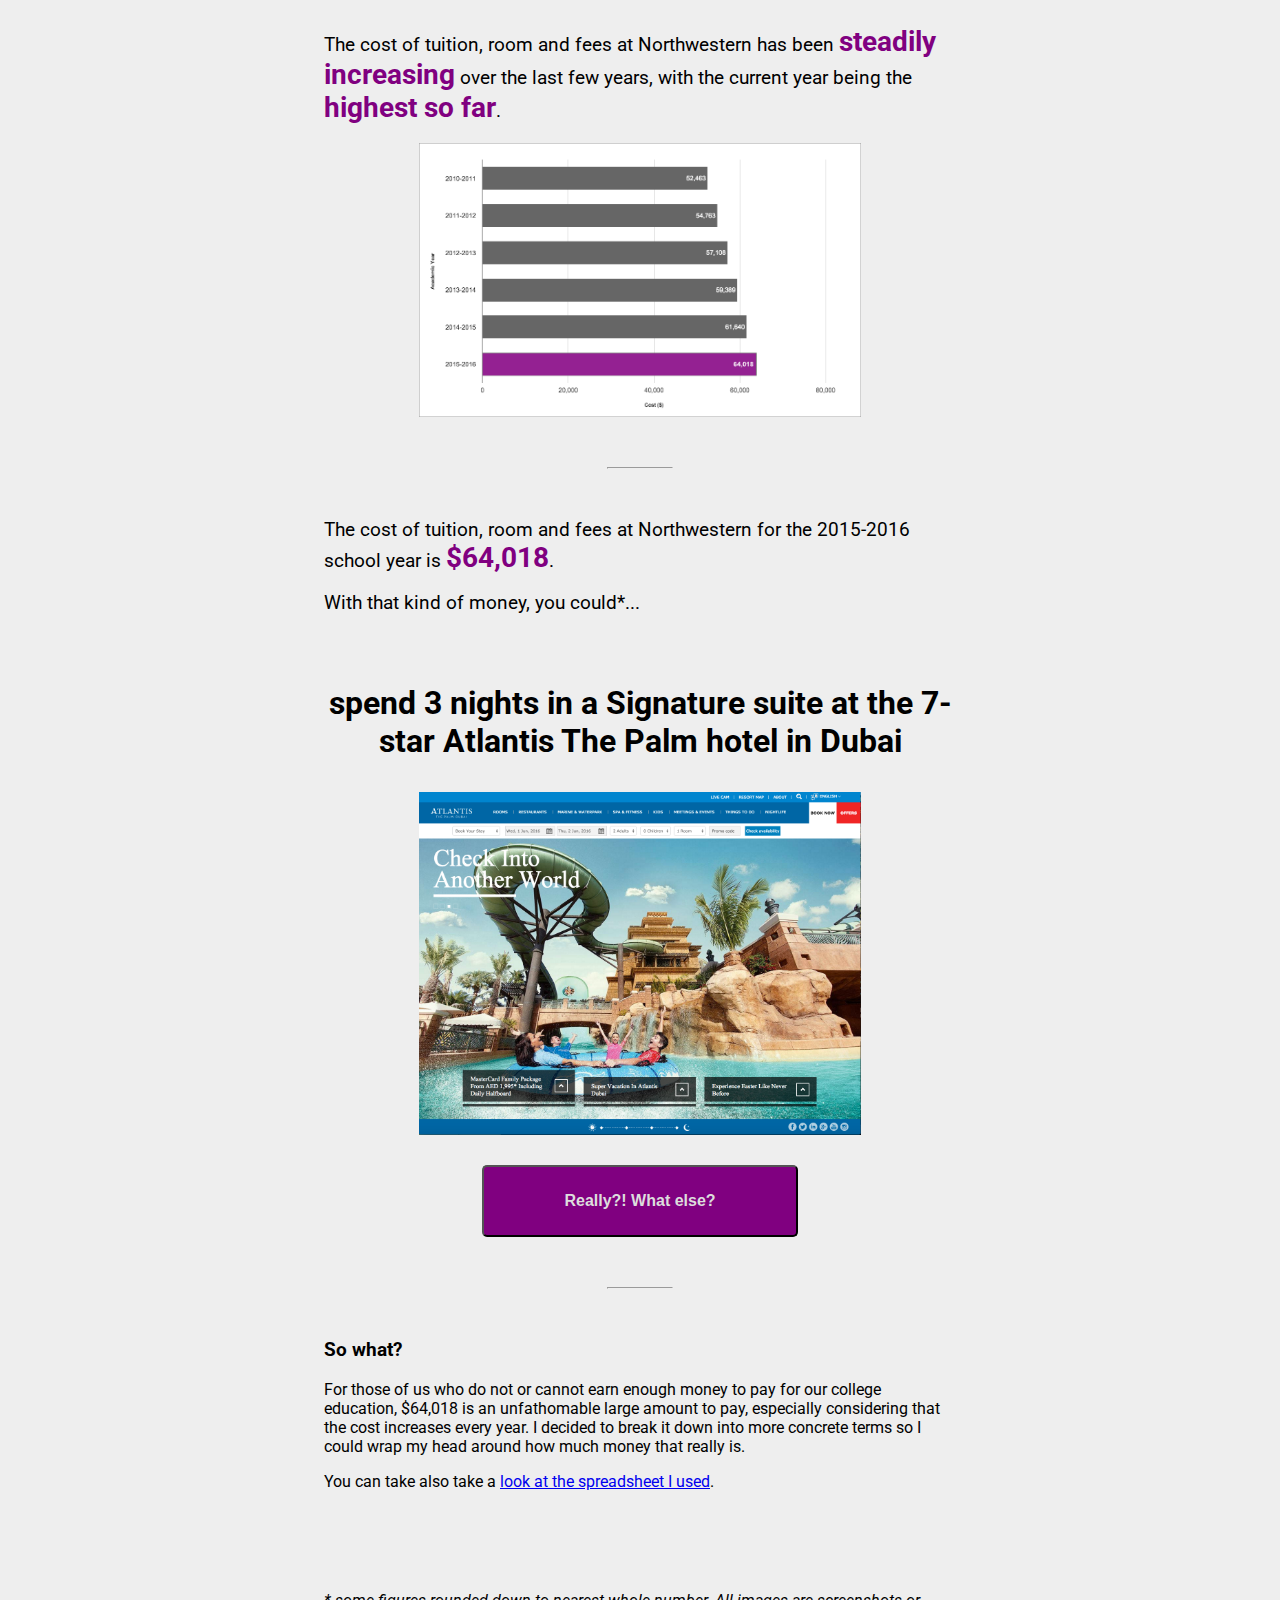
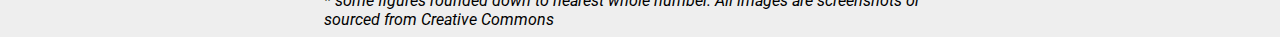
<file: projects/psych314/index.html>
<html>
<head>
  <title>HW8 | Psych 314</title>
  <link href='https://fonts.googleapis.com/css?family=Roboto:400,700' rel='stylesheet' type='text/css'>  <link rel="stylesheet" type="text/css" href="styles.css">
<script type="text/javascript">
var imgLinks = [
// format: ['imageSource','imageLinkURL'],
  ['https://aditibhandari.github.io/psych314/img/pizza.png','eat a large pepperoni pizza every day for 11.7 years'],
  ['https://aditibhandari.github.io/psych314/img/beats.png','buy 213 Beats Solo2 Wireless Headphones'],
  ['https://aditibhandari.github.io/psych314/img/kittens.png','adopt 426 kittens'],
  ['https://aditibhandari.github.io/psych314/img/adele.png','buy 427 Reserved Seating tickets to the Adele concert in Minnesota'],
  ['https://aditibhandari.github.io/psych314/img/netflix.png','watch Netflix for 667 years'],
  ['https://aditibhandari.github.io/psych314/img/tidal.png','listen to The Life of Pablo on TIDAL for 266 years'],
  ['http://img14.deviantart.net/94b7/i/2011/193/3/9/my_hogwarts_diploma_by_joekabox-d3nl7ma.jpg','get ~a quarter of a 4-year college diploma'],
  ['http://farm8.static.flickr.com/7033/6757860435_e0d0defc90.jpg','hire someone to work for Illinois minimum wage for 3.7 years'],
  ['https://c2.staticflickr.com/2/1028/3175273078_5608ec13f7.jpg','read 639 complete hardback Harry Potter box sets'],
  ['https://aditibhandari.github.io/psych314/img/hotel.png','spend 3 nights in a Signature suite at the 7-star Atlantis The Palm hotel in Dubai'],
  ['https://aditibhandari.github.io/psych314/img/jacket.png','wear 85 Canada Goose Trillium parkas'],
  ['https://aditibhandari.github.io/psych314/img/rent.png','rent this Upper East Side apartment for 10 months']
  	// NOTE: no comma after last entry
];

function SetImage(IDS,imgPtr) {
  imgPtr = parseInt(imgPtr);
  document.getElementById(IDS).src = imgLinks[imgPtr][0];
  document.getElementById(IDS).alt = imgLinks[imgPtr][1];
  document.getElementById('Captions').innerHTML = imgLinks[imgPtr][1];
}

function RandomLink() {
  var R = Math.random() * imgLinks.length;
  SetImage('Pics',R);
}

function GoToURL(URL) { document.location.href = URL; }

onload = function () { RandomLink(); }

</script>
</head>

<body>

<div class="wrapper">
  <h1></h1>
  <h3>The cost of tuition, room and fees at Northwestern has been <span class="purp">steadily increasing</span> over the last few years, with the current year being the <span class="purp">highest so far</span>.</h3>
  <img id="chart" src="img/chart.png">

<hr>

  <h3>The cost of tuition, room and fees at Northwestern for the 2015-2016 school year is <span class="purp">$64,018</span>.</h3>
  <h3>With that kind of money, you could*...</h3>
  <br>
  <p id="Captions"></p>

  <img id="Pics" height="425" width="600" src="" alt="" onclick="GoToURL(this.alt)"><br>
    <button onclick="RandomLink()">Really?! What else?</button>

<hr>

  <h3><strong>So what?</strong></h3>
  <p>For those of us who do not or cannot earn enough money to pay for our college education, $64,018 is an unfathomable large amount to pay, especially considering that the cost increases every year. I decided to break it down into more concrete terms so I could wrap my head around how much money that really is.</p>
  <p>You can take also take a <a target="_blank" href="https://docs.google.com/spreadsheets/d/1rfL9-8fN8h8wUlEkjkBzIRcTc3uUO-_bjrl2NPQ5UrM/edit?usp=sharing">look at the spreadsheet I used</a>.</p>

  <footer><em>* some figures rounded down to nearest whole number. All images are screenshots or sourced from Creative Commons</em></footer>
</div>


</body>

</html>
</file>
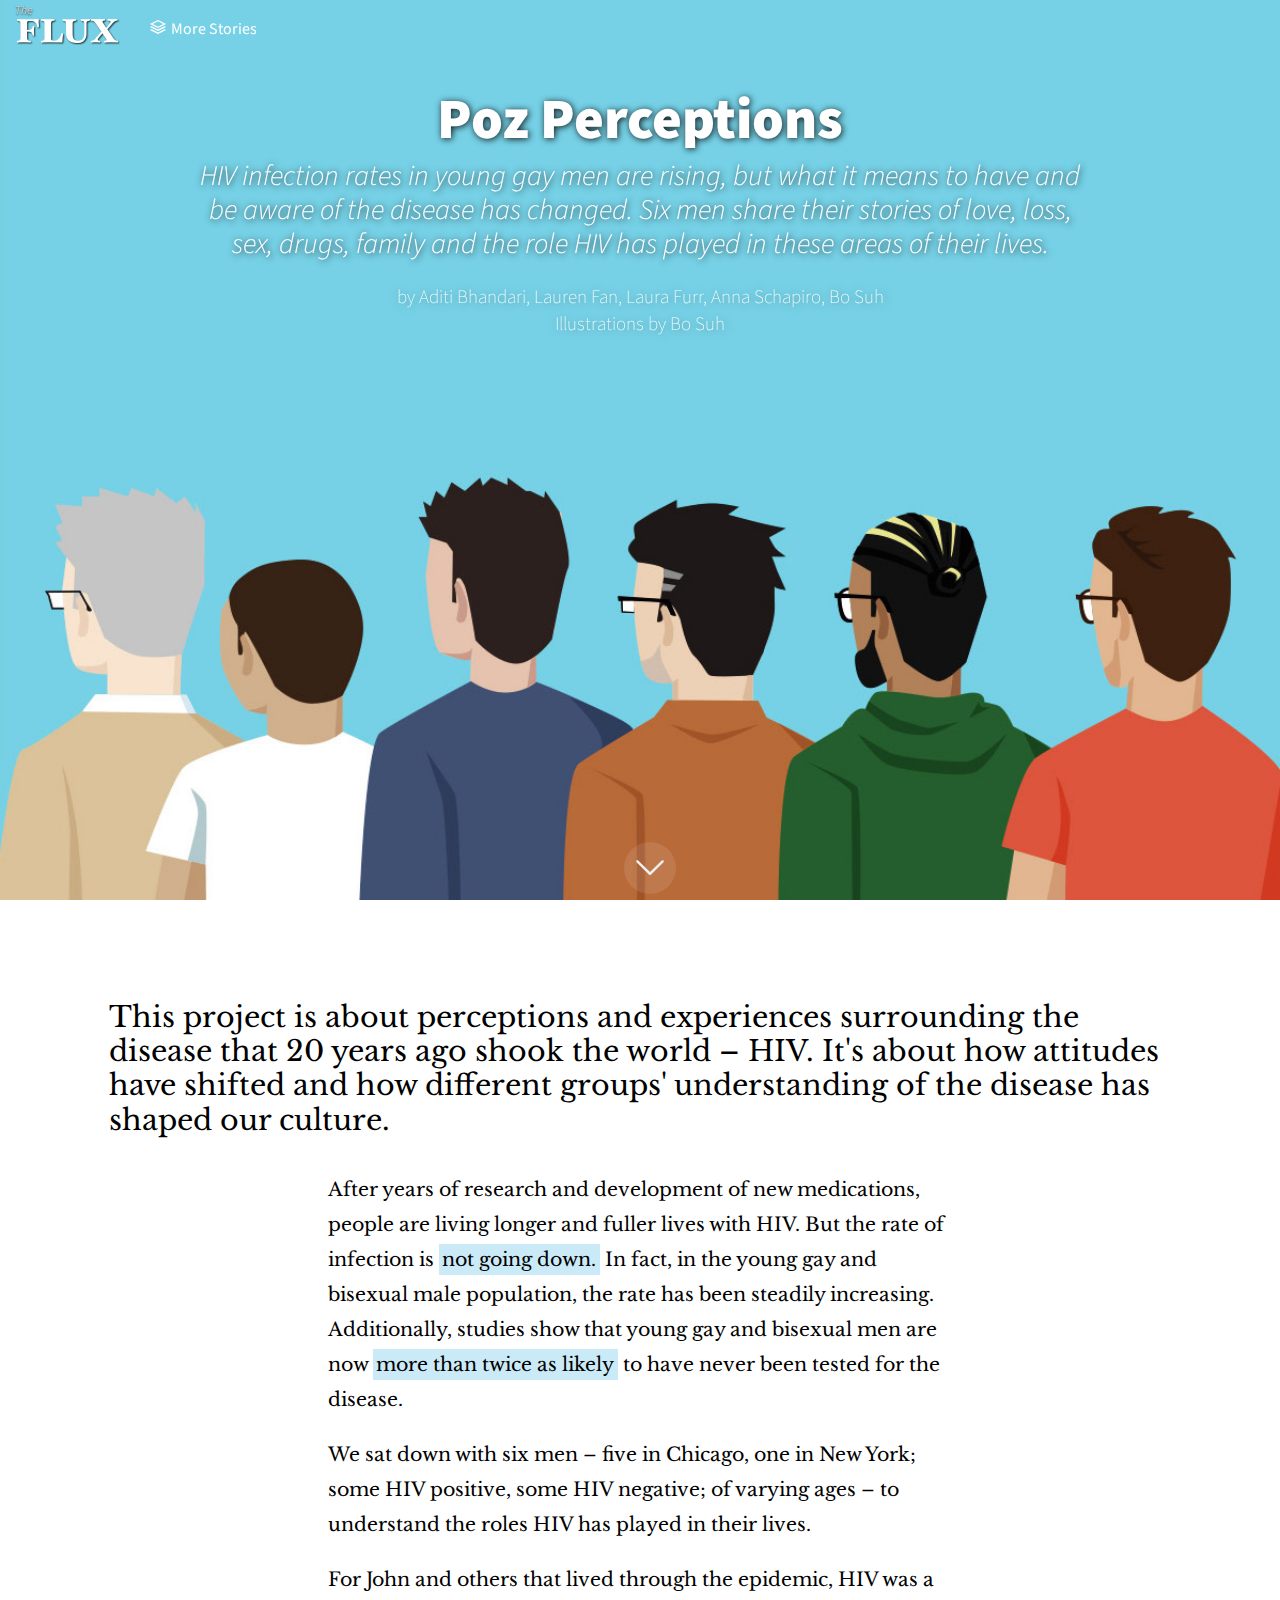
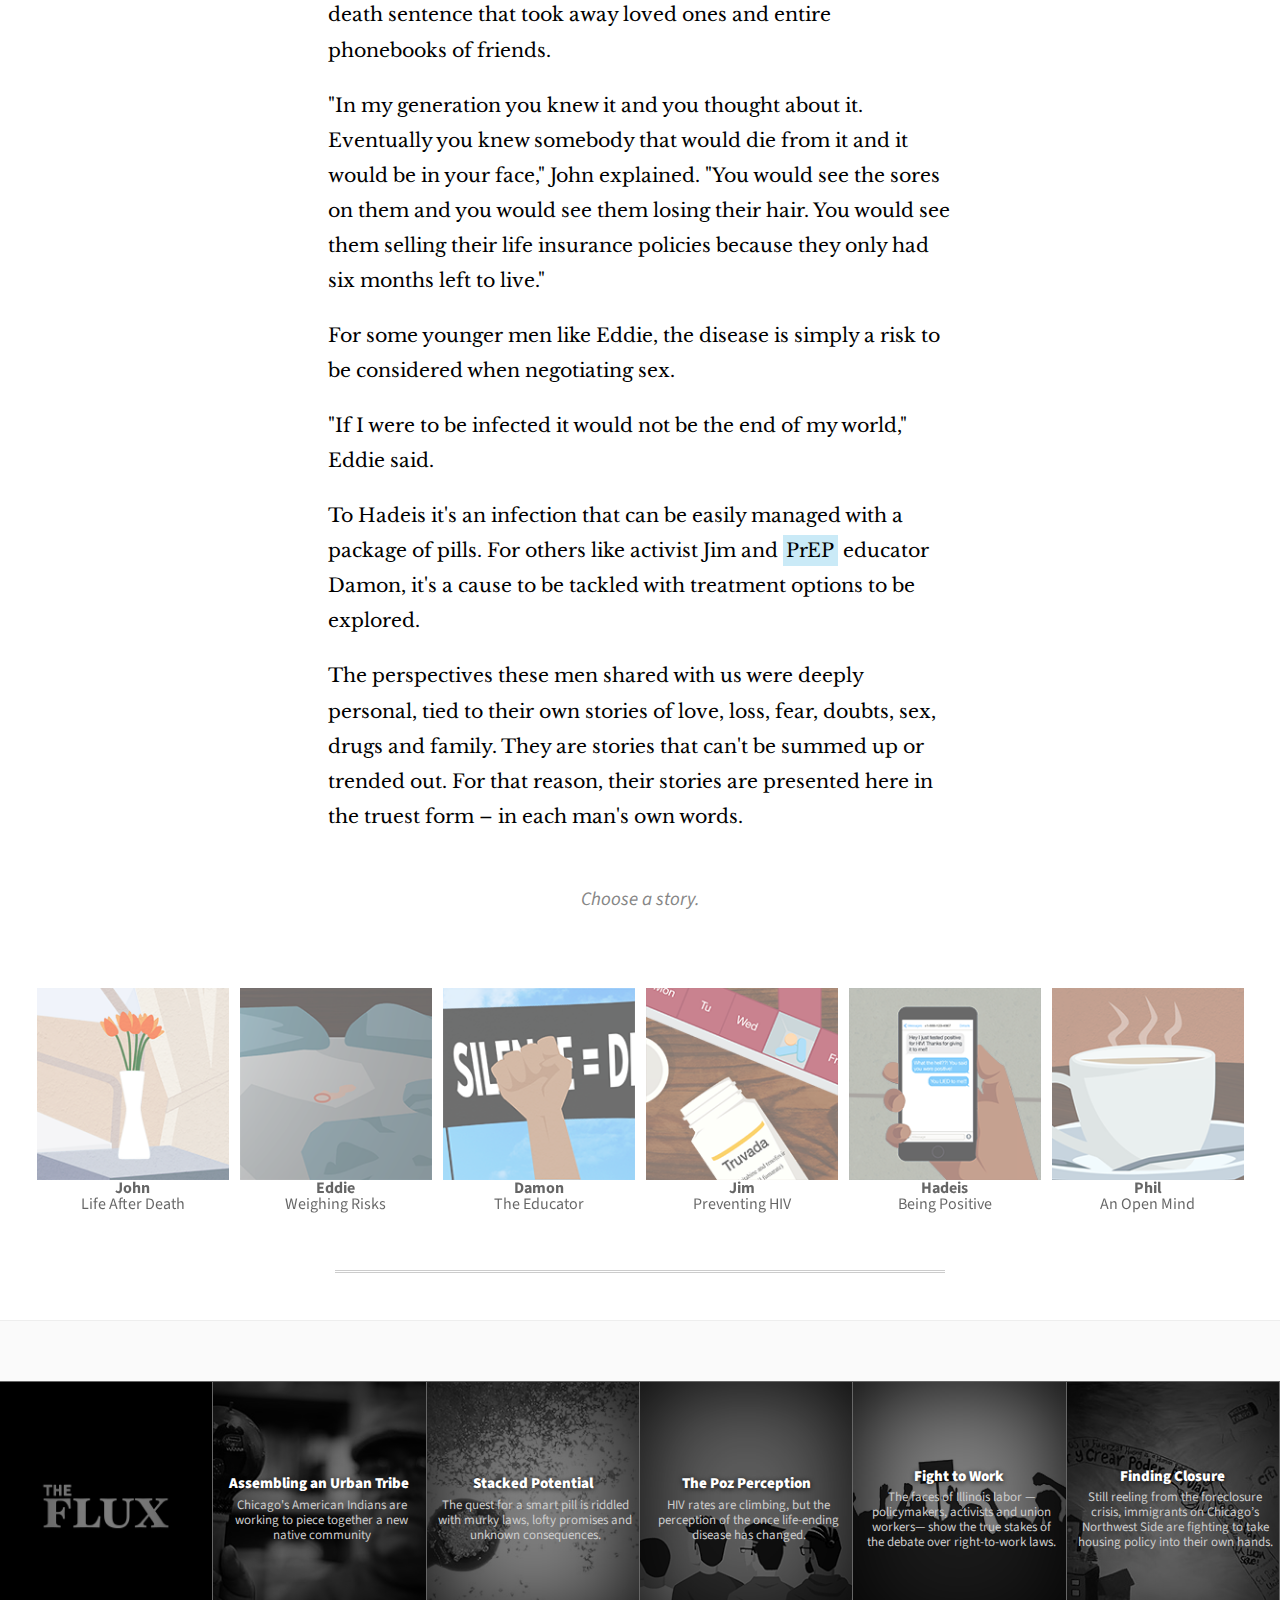
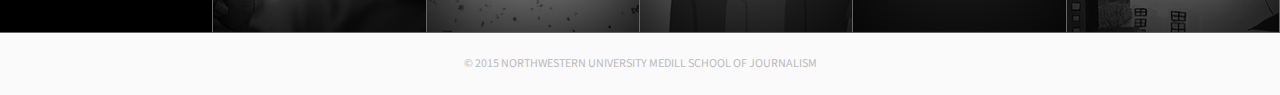
<file: projects/poz-perception/stories/poz_perception/index.html>
<html lang="en">
	<head>
		
		<meta charset="utf-8"/>
		<meta http-equiv="X-UA-Compatible" content="IE=edge"/>
		<meta name="viewport" content="width=device-width, initial-scale=1.0"/>
		<meta name="keywords" content="Transition, Journalism, Northwestern, Medill"/>
		<meta name="apple-mobile-web-app-capable" content="yes"/>
		<meta name="apple-touch-fullscreen" content="yes"/>
		
		<!-- Meta-->
		<meta name="description" content="Stories On Transition"/>
		<meta name="author" content="Northwestern University Medill School of Journalism"/>
		
		<!-- Twitter Card https://dev.twitter.com/cards/types/summary-->
		<meta name="twitter:card" content="summary"/>
		<meta name="twitter:site" content="@MedillSchool"/>
		<meta name="twitter:creator" content="@MedillSchool"/>
		<meta name="twitter:title" content="The Poz Perception - The Flux"/>
		<meta name="twitter:description" content="HIV infection rates in young gay men are rising, but what it means to have and be aware of the disease has changed."/>
		<meta name="twitter:image" content="http://the-flux.com/img/teaser/poz_perception.png"/>
		
		<!-- Facebook Open Graph https://developers.facebook.com/docs/sharing/webmasters#markup-->
		<meta property="og:url" content="the-flux.com"/>
		<meta property="og:type" content="article"/>
		<meta property="og:title" content="The Poz Perception - The Flux"/>
		<meta property="og:description" content="HIV infection rates in young gay men are rising, but what it means to have and be aware of the disease has changed. Six men share their stories of love, loss, sex, drugs, family and the role HIV has played in these areas of their lives."/>
		<meta property="og:image" content="http://the-flux.com/img/teaser/poz_perception.png"/>
		
		
		<title>Poz Perceptions</title>
		
		<!-- CSS-->
		<link rel="stylesheet" href="css/story.css"/>
		<link rel="stylesheet" href="../../css/theflux.css?v10"/>
		
		<!-- HTML5 shim, for IE6-8 support of HTML elements-->
		<!--if lt IE 9
			script(src='https://oss.maxcdn.com/libs/html5shiv/3.7.0/html5shiv.js')
			script(src='https://oss.maxcdn.com/libs/respond.js/1.3.0/respond.min.js')
		-->
			
		<!-- Icon-->
		<link rel="shortcut icon" href="../../img/ico/favicon.png"/>
		<link rel="apple-touch-icon-precomposed" href="../../img/ico/favicon.png"/>
		<link rel="apple-touch-icon-precomposed" href="../../img/ico/apple-touch-icon-144.png" sizes="144x144"/>
		
	</head>
	<body data-spy="scroll" data-target=".subnav" data-offset="80">
    <!-- NAVBAR-->
    <header id="navbar" class="navigation navbar-fixed-top">
      <div id="navbar-story" role="navigation" class="navbar navbar-default storybar">
        <div class="row"></div>
      </div>
      <div id="navbar-product" role="navigation" class="navbar navbar-default">
        <div class="container-fluid">
          <div class="navbar-left">
            <ul class="nav navbar-nav">
              <li><a href="../../" class="navbar-brand"><span>The </span>
                  <div id="flux-logo-container">
                    <!--include logo_letters.svg--><img src="../../img/flux_logo_white.png" class="logo-white"/><img src="../../img/flux_logo_black.png" style="display:none;" class="logo-black"/>
                  </div></a></li>
              <li><a id="stories-btn" href="#"><span style="margin-right:5px;" class="icon-stack"></span>More Stories</a></li>
              <li id="navbar-title">The Flux</li>
            </ul>
          </div>
        </div>
      </div>
    </header>
    <!-- END NAVBAR-->
		
		<!-- STORY COVER-->
		<section id="story-cover" class="story-cover">
			<div class="story-cover-image" style="background-image:url('img/title.jpg'); background-repeat: no-repeat;"></div>
			<div class="story-cover-content">
				<h1>Poz Perceptions</h1>
				<p class="lead">HIV infection rates in young gay men are rising, but what it means to have and be aware of the disease has changed. Six men share their stories of love, loss, sex, drugs, family and the role HIV has played in these areas of their lives.</p>
				<p class="byline">by Aditi Bhandari, Lauren Fan, Laura Furr, Anna Schapiro, Bo Suh</p>
				<p class="byline">Illustrations by Bo Suh</p>
			</div>
			<div class="story-cover-arrow"></div>
		</section>
		<section class="story-cover-caption">

		</section>
		
		<!-- ARTICLE-->
		<article class="lazyload">
			<!--<section class="container-fluid">-->				
				<div class="row">
					<div class="col-md-1 col-sm-1 col-xs-1"></div>
					<div class="col-md-10 col-sm-10 col-xs-10">
						<p class="lead">This project is about perceptions and experiences surrounding the disease that 20 years ago shook the world &#8211; HIV. It&#39;s about how attitudes have shifted and how different groups&#39; understanding of the disease has shaped our culture.</p>
					</div>
				</div>
				
				<div class="row">
					<div class="col-md-3 col-sm-2 col-xs-2"></div>
					<div class="col-md-6 col-sm-8 col-xs-8">

					<!--<div class="definition hidden-xs visible-sm-* visible-md-* visible-lg-*">
					    	<p>steadily increasing:<br>44 percent of young gay men 18&#45;35 never been tested</p>
					    </div>-->

						<!-- DESKTOP -->
					    <div class="definition hidden-xs hidden-sm visible-md-* visible-lg-*">
							<p><span class="blue-text">not going down&#58;</span> New infections in young men were up 22 percent from 2008&#45;2010. (Center for Disease Control and Prevention)</p>
					    </div>

					    <p class="hidden-xs hidden-sm visible-md-* visible-lg-*">After years of research and development of new medications, people are living longer and fuller lives with HIV. But the rate of infection is <mark class="word-prev">not going down.</mark> In fact, in the young gay and bisexual male population, the rate has been steadily increasing. Additionally, studies show that young gay and bisexual men are now <mark class="word-next">more than twice as likely</mark> to have never been tested for the disease.</p>

					    <div class="definition hidden-xs hidden-sm visible-md-* visible-lg-*">
					    	<p><span class="blue-text">more than twice as likely&#58; </span>44 percent of young gay men 18&#45;35 never been tested.<br>21 percent of gay men 35 and older have never been tested (Kasier Family Foundation)</p>
					    </div>

					    <!-- MOBILE -->

					    <div class="visible-xs visible-sm hidden-md-* hidden-lg-*">
						    <p>After years of research and development of new medications, people are living longer and fuller lives with HIV. But the rate of infection is <mark class="word-next-mob">not going down.</mark></p>
						    <p class="definition-mob"><span class="blue-text">not going down&#58;</span> New infections in young men were up 22 percent from 2008&#8211;2010.</p>

							<p>In fact, in the young gay and bisexual male population, the rate has been steadily increasing. Additionally, studies show that young gay and bisexual men are now <mark class="word-next-mob">twice as likely</mark> to have never been tested for the disease.</p>
						    <p class="definition-mob"><span class="blue-text">more than twice as likely: </span>44 percent of young gay men 18&#45;35 never been tested.<br>21 percent of gay men 35 and older have never been tested. (Kasier Family Foundation)</p>
						</div>

						<p>We sat down with six men &#8211; five in Chicago, one in New York; some HIV positive, some HIV negative; of varying ages &#8211; to understand the roles HIV has played in their lives.</p>
						<p>For John and others that lived through the epidemic, HIV was a death sentence that took away loved ones and entire phonebooks of friends.</p>

						<p>&#34;In my generation you knew it and you thought about it. Eventually you knew somebody that would die from it and it would be in your face,&#34; John explained. &#34;You would see the sores on them and you would see them losing their hair. You would see them selling their life insurance policies because they only had six months left to live.&#34;<p>
						<p>For some younger men like Eddie, the disease is simply a risk to be considered when negotiating sex.</p>
						<p>&#34;If I were to be infected it would not be the end of my world,&#34; Eddie said.</p>
					    <div class="definition hidden-xs hidden-sm visible-md-* visible-lg-*">
					    	<p><span class="blue-text">Pre&#45;exposure prophylaxis drug (PrEP)&#58;</span> A drug for people exposed to HIV through sex or injection drug use. It stops the virus from turning into a permanent infection, and is 92 percent effective at preventing HIV contraction.</p>
					    </div>
						<!-- DESKTOP -->

						<p class="hidden-xs hidden-sm visible-md-* visible-lg-*">To Hadeis it&#39;s an infection that can be easily managed with a package of pills. For others like activist Jim and <mark class="word-prev">PrEP</mark> educator Damon, it&#39;s a cause to be tackled with treatment options to be explored.</p>
					    
						<!-- MOBILE -->
						<p class="visible-xs visible-sm hidden-md-* hidden-lg-*">To Hadeis it&#39;s an infection that can be easily managed with a package of pills. For others like activist Jim and <mark class="word-next-mob">PrEP</mark> educator Damon, it&#39;s a cause to be tackled with treatment options to be explored.</p>

				    	<p class="definition-mob narration"><span class="blue-text">Pre&#45;exposure prophylaxis drug (PrEP)&#58;</span> A drug for people exposed to HIV through sex or injection drug use. It stops the virus from turning into a permanent infection, and is 92 percent effective at preventing HIV contraction.</p>
					    
						<p>The perspectives these men shared with us were deeply personal, tied to their own stories of love, loss, fear, doubts, sex, drugs and family. They are stories that can&#39;t be summed up or trended out. For that reason, their stories are presented here in the truest form &#8211; in each man&#39;s own words.</p>

						<br>
						<center><p class="narration">Choose a story.</p></center>

						<br>
					</div>
				</div>
			<!--</section>-->
			
			<center><nav class="poz-nav" id="poz-nav">
				<div class="navbar navbar-default">
					<div class="container-fluid">
						<div  id="poz-icon-nav">
							<a class="poz-nav-btn" id="johnR-btn" href="javascript:void(0)">
								<img class="img-responsive img-show" src="img/icon/john-icon.png"><p><strong>John</strong><br>Life After Death</p>
							</a>
							<a class="poz-nav-btn" id="eddieG-btn" href="javascript:void(0)">
								<img class="img-responsive img-show" src="img/icon/eddie-icon.png"><p><strong>Eddie</strong><br>Weighing Risks</p>
							</a>
							<a class="poz-nav-btn" id="damonJ-btn" href="javascript:void(0)">
								<img class="img-responsive img-show" src="img/icon/damon-icon.png"><p><strong>Damon</strong><br>The Educator</p>
							</a>
							<a class="poz-nav-btn" id="jimP-btn" href="javascript:void(0)">
								<img class="img-responsive img-show" src="img/icon/jim-icon.png"><p><strong>Jim</strong><br>Preventing HIV</p>
							</a>
							<a class="poz-nav-btn" id="hadeisS-btn" href="javascript:void(0)">
								<img class="img-responsive img-show" src="img/icon/hadeis-icon.png"><p><strong>Hadeis</strong><br>Being Positive</p>
							</a>
							<a class="poz-nav-btn" id="philC-btn" href="javascript:void(0)">
								<img class="img-responsive img-show" src="img/icon/phil-icon.png"><p><strong>Phil</strong><br>An Open Mind</p>
							</a>
						</div>	
						</div>
					</div>
				<div class="col-md-3 col-sm-3 col-xs-3"></div>
					<div class="col-md-6 col-sm-6 col-xs-6">
					<hr style="width: 100%;">
				</div>
			</nav></center>

<div id="johnR">
	<center><img class="img-responsive showUp" id="header-photo" src="img/header/john-hospital.gif"></center>
		<section>
			<div class="row">
				<div class="col-md-3 col-sm-2 col-xs-2"></div>
					<div class="col-md-6 col-sm-8 col-xs-8">
					
					<h1><strong>John R.*</strong></h1>
					<br>
					<p class="narration">John has lived with the fear of &#34;gay cancer&#34; since he was a teenager. On a Wednesday night out at Chicago&#39;s famous gay institution Big Chicks, John fell in love with a wide-eyed, gregarious, HIV-positive man named David.</p>
					<p class="narration">April 29, 1992. Big Chicks Chicago.</p>
					<br>

					<p>I literally sat there staring at him walk in, walk past me, walk to the bar order a drink. And I started angling at him. And this is not me. I&#39;m not aggressive like that. But I found myself angling towards him. David was standing there at the bar having a drink with his friend Molly and I stand beside him, trying to nose my way in.</p>

					<p>We were talking and I was like, &#34;So you want me to take you home?&#34; Because we were connecting, we were really connecting in a big way. And he looked at me and was like, &#34;I&#39;ll let you take me home if you can tell me my middle name.&#34; And I was like, &#34;Hmmm, what do I say here, how do I make this happen? I don&#39;t know, is it Howard?&#34; &hellip; David&#39;s story was told in his eyes. You would just look at him and he was so expressive. And his eyes got huge. He was like, &#34;That&#39;s right. That&#39;s my middle name.&#34; Then he pulled out his license and showed me. I don&#39;t really believe in fate or signs but that, that was a sign to me.<p>

					<blockquote class="lead">&#34;David was HIV positive, which he told me right away. But when we met it was love at first sight for both of us. It was an amazing thing &hellip; &#34;</blockquote>

					<p>My time with David was really when my life opened up. Because he truly was the love of my life and that changes everything in your life. It changes who you are as a person. It&#39;s this amazing time of discovery and you start to see the future and you see how your life is about to get really great.<p>
					 
					<p>But a lot of his friends were also HIV positive. I&#39;m negative still to this day. But during that time, we were together for 10 years, I probably watched five people die either directly from AIDS or some sort of complications. David, David died from complications &hellip;</p>

					<!-- DESKTOP -->
					<div class="definition hidden-xs hidden-sm visible-md-* visible-lg-*">
					    <p><span class="blue-text">Seroconvert&#58;</span> The immune process of developing antibodies to HIV. After antibodies appear in the blood, a person will become HIV positive.</p>
					</div>

					<p class="hidden-xs hidden-sm visible-md-* visible-lg-*">He always told me it would kill him if he made me HIV positive. It put a strain on our relationship. Once [my first test] came back negative obviously we were very relieved, but we had a very serious conversation with each other and I said, &#34;I will be with you till the end. Whoever&#39;s end comes first &hellip; But we have to support each other and we have to support each other&#39;s health and that means that you have to support mine too. So if I do <mark class="word-prev">seroconvert,</mark> then we just have to talk about what that means because I&#39;m not going to go anywhere.&#34;</p>

					<!-- MOBILE -->

					<p class="visible-xs visible-sm hidden-md-* hidden-lg-*">He always told me it would kill him if he made me HIV positive. It put a strain on our relationship. Once [my first test] came back negative obviously we were very relieved, but we had a very serious conversation with each other and I said, &#34;I will be with you till the end. Whoever&#39;s end comes first &hellip; But we have to support each other and we have to support each other&#39;s health and that means that you have to support mine too. So if I do <mark class="word-next-mob">seroconvert,</mark> then we just have to talk about what that means because I&#39;m not going to go anywhere.&#34;</p>

					<p class="definition-mob narration"><span class="blue-text">Seroconvert&#58;</span> The immune process of developing antibodies to HIV. After antibodies appear in the blood, a person will become HIV positive.</p>

					<p>&hellip;</p>

					<p>We lived in Avondale in a two flat. The house was on Whipple Street and Addison. His parents lived in the apartment below us. David and I lived upstairs. We had a dog, Charlie. He was a Brittany Spaniel. We would have an open house every Christmas Eve. Their whole family would come, and they would be downstairs, and all our friends would come, and they would be upstairs. So it was just a house full of people on Christmas Eve. It was just fun.</p>
					 
					<p>I haven&#39;t celebrated Christmas since he died. Because I just can&#39;t do it any more because it&#39;s just too sad. It still makes me sad. He died on December 29th, he had his aneurism on the 18th. I spent Christmas Eve in the hospital. It was terrible. Those 10 days were maybe the worst 10 days of my life &hellip;</p>
					
					<br>
					<p class="narration">David had a genetic mutation that created a third artery in his frontal cortex. The steroidal medication he was taking at the time for his disease was slowly eroding the walls of the artery. In 2002, he suffered a massive aneurism.</p>
					<br>

					<p>He worked at Swedish Covenant Hospital. It actually happened at work. It was just so weird how it happened. I remember I kissed him goodbye and I left for work.</p>

					<p>It was December and it was cold. I was in a cab and I was riding to the hospital. I remember sitting in the cab like this <em>(looking off into the distance, his hand supporting his chin, his fingers draped across his lips)</em> and thinking, &#34;This is it. Maybe it&#39;s not it. No, something happened and this is it.&#34; I got to the hospital and I knew everybody there. I knew right where to go and exactly who to talk to. They brought me into the room where he was and I just fainted. I became hysterical and I fainted &hellip;</p>
 
					<p>I just remember waking up on that floor after I fainted and the ER nurse was looking at me like, &#34;John, you have to pull it together.&#34; And I remember thinking, &#34;Why do I have to pull it together? Why? Why did I have to get tested for HIV every six months? Why did I have to be afraid my whole life? Why do I have to do this? Why do I have to do everything?&#34; The first word that came out of my mouth was, &#34;Why.&#34; And that&#39;s when she got into, &#34;Because you&#39;re the only one who can.&#34; That&#39;s what stuck with me. That&#39;s what got me through, because it was the worst that ever happened to me.</p>

					<blockquote class="lead">&#34;There&#39;s nothing worse than meeting the person that is your soul mate and then they die. It wasn&#39;t even 10 years yet. He was 39.&#34;</blockquote>
					 
					<p>The year immediately following that I would just come home and cry. It&#39;s all I did. Every day. For a year. I remember I would be in one of the crying jives and thinking, &#34;Are you ever going to stop doing this?” But I couldn&#39;t stop.</p>
					 
					<p>There was a day that I got through the entire day and realized I hadn&#39;t [cried] I remember falling asleep and I realized I had made it a couple of days now where I didn&#39;t cry at all. And I remember feeling a little guilty about it. It was something I had been doing for a year. Was I done mourning now? Is that what that means? I was just done with that part of it. The mourning process took a long time. It took years &hellip; He&#39;s still with me today. He&#39;ll never leave me.</p>

					<br>
					<p class="narration">Several years after David died, John started dating again.</p>
					<br>

					<p>I dated a lot of young guys. A lot of them wanted to have unprotected sex and this was back in 2003, 2004. It wasn&#39;t where it is today. It was better, but we didn&#39;t have PrEP then. You always had condoms with you. That was never even a question. It just was something that you did.</p>
					 
					<p>There was a kid that I met online. He was 25 at the time. He was specifically looking for somebody to fuck him without a condom, and he actively pursued me. I wanted to meet him because I wanted to talk him out of it.</p>
					 
					<p>The more that we had this conversation about, &#34;I just want to try,&#34; the more it became clear that he didn&#39;t just want to try it.</p>

					<blockquote class="lead">&#34;He was participating in this risky behavior because it was a thrill for him, it got him excited.&#34;</blockquote>
					
					<p>It was something that he wanted to do because it was dangerous. I didn&#39;t sleep with him because I just couldn&#39;t do it. It felt gross to me. And I don&#39;t think I could have because I was so turned off by that sort of unwillingness to see what he was doing to himself or what could potentially happen to him &hellip;</p>
					 
					<p>It made me think about all my friends who died and it made me think about David. It made me think about living with HIV, living with this specter of HIV in your life and just how draining it was, and how terrifying it was. And how you live in fear all the time if you&#39;re negative, and if you&#39;re positive you&#39;re not living in fear anymore you&#39;re just living with this disease. It really just made me sad.</p>

					<br>

					<p class="narration">*The names in this story have been changed to respect John's privacy</p>

					<br>
					<center><a href="#poz-icon-nav" class="blue-text" id="end-nav-btn">Back to menu</a></center>
					<br>

					<hr style="width: 100%;">

				</div>
			</div>
		</section>
	</div>
<div>

</div>
</div>				

<div id="eddieG">

	<center><img id="header-photo" class="img-responsive showUp" src="img/header/eddie-bed.gif"></center>
		<section>	
			<div class="row">
				<div class="col-md-3 col-sm-2 col-xs-2"></div>
					<div class="col-md-6 col-sm-8 col-xs-8">
						<h1><strong>Eddie Gamboa</strong></h1>

						<br>
						<p class="narration">Eddie is a 25-year-old graduate student at Northwestern University in Evanston, Illinois and he takes PrEP. He thinks contracting HIV is a risk people have the choice to take.</p>
						<br>

						<!-- DESKTOP -->
						<div class="definition hidden-xs hidden-sm visible-md-* visible-lg-*">
							<p><span class="blue-text">Grindr&#58;</span> An all&#45;male location-based social networking app geared towards gay, bisexual and bi&#45;curious men.</p>
						</div>

						<p class="hidden-xs hidden-sm visible-md-* visible-lg-*">The first time I had sex with a condom was with a guy that I just hooked up with. I was 21 at the time. We met on Grindr and it was really the first time I had met someone on <mark class="word-prev">Grindr</mark> and decided to meet up with them. He was insistent that we use a condom, partly because he was older than I was.</p>

						<!-- MOBILE -->

						<p class="visible-xs visible-sm hidden-md-* hidden-lg-*">The first time I had sex with a condom was with a guy that I just hooked up with. I was 21 at the time. We met on Grindr and it was really the first time I had met someone on <mark class="word-next-mob">Grindr</mark> and decided to meet up with them. He was insistent that we use a condom, partly because he was older than I was.</p>

						<p class="definition-mob narration"><span class="blue-text">Grindr&#58;</span> An all&#45;male location-based social networking app geared towards gay, bisexual and bi&#45;curious men.</p>

						<blockquote class="lead">&#34;For him using a condom wasn&#39;t a choice, it was something that you had to do to protect yourself, and for me it was a choice.&#34;</blockquote>
						 
						<p>At the same time I was in a class called the Rhetoric of HIV and AIDS that was all about the history of HIV, the history of safer sex campaigns, all of this sort of thing. I still remember the moment where he pulled out a condom and started to put it on and I felt like the entire class was watching me. I felt like the class was in my hotel room judging me for the decisions I was making, judging me for the way that I was engaging in this sexual practice and also judging me for the ways the condom went on. I had the overwhelming sense of dread that I was doing this wrong.</p>
						 
						<p>When it was over and I had time to think about it, I was like, &#34;I was afraid for nothing.&#34; It was just a decision I was making to use a condom this time. It wasn&#39;t something that I had to imbue with a radical political decision, like, &#34;Oh, I&#39;m stopping the spread of AIDS with this act.&#34;</p>
						 
						<p>Since then, I have viewed a lot of my sexual decisions as just that, as choices I am making. So my decision to go on PrEP was a decision that I made so that I could mediate certain factors in my life.</p>
						 
						<p>One of the reasons I&#39;m on PrEP is because my partner is HIV positive. And sure, while he is on medications that decrease the chances that he will infect me, I decided to go on PrEP just so that I know that I have some reassurances on my side of the table as well. You have to negotiate what are the risks involved every time we have sex. &hellip;</p>

						<blockquote class="lead">&#34;When I found out he was HIV positive, it didn&#39;t shake me at all.&#34;</blockquote>

						<p>It just meant that we had to have a discussion about the way that we were having sex, and we had to have a discussion about what we were going to do to ensure that I wasn&#39;t infected, because that was a goal for the both of us &#8211; that we could minimize the risk as much as possible.</p>

						<p>It&#39;s not the only goal that we have when we have sex. A lot of that comes down from him. He knows what being HIV positive is like and he doesn&#39;t want me to go through those same experiences. As someone who is not HIV positive, I&#39;m going to trust someone who is to tell me that I don&#39;t want to do that. If he says, even with all the medication, even with all the information it&#39;s still not any fun. But at the same time, and I have been really honest with him about this.</p>

						<blockquote class="lead">&#34;If I were to be infected it would not be the end of my world.&#34;</blockquote>

						<p>While it remains a goal, it&#39;s not like the ultimate prize where we get to the finish line of our life and we&#39;re like, &#34;Well I stayed negative this whole time&#34; <em>(he pumps his fist).</em> Because I understand the risks involved. I also understand that, first of all, I&#39;m in a very privileged position here that provided me with health insurance that even if I were infected, I would be taken care of, that I can live easy in the knowledge that I live in the time that these pills, though expensive, are available to me. So it&#39;s a goal of ours but it&#39;s not an indicator of the success of our sex lives. It might be for him. He is definitely of the belief that if I remain negative we have done something right. But for me it isn&#39;t like that.</p>
						 
						<p>I&#39;m not saying that I&#39;m looking to be infected, but if I was infected, my whole life wouldn&#39;t come crashing down around me, which is a very comforting thought because I know that if I lived 20 years ago I would not be able to say something like that. &hellip;</p>

						<!-- DESKTOP -->
						<div class="definition hidden-xs hidden-sm visible-md-* visible-lg-*">
							<p><span class="blue-text">apex of the epidemic&#58;</span> 50,876 Americans died of HIV in 1995. This was the largest death toll during the epidemic in the 1980s and 90s. (HIV/AIDS Surveillance Report Vol. 13, No. 2)</p>
						</div>

						<p class="hidden-xs hidden-sm visible-md-* visible-lg-*">People often say we&#39;re not afraid of HIV and it&#39;s something that is really frustrating to me. I don&#39;t think HIV is at the forefront of people&#39;s minds in the same way that it was at the <mark class="word-prev">apex of the epidemic</mark> in the United States.</p>

						<!-- MOBILE -->

						<p class="visible-xs visible-sm hidden-md-* hidden-lg-*">People often say we&#39;re not afraid of HIV and it&#39;s something that is really frustrating to me. I don&#39;t think HIV is at the forefront of people&#39;s minds in the same way that it was at the <mark class="word-next-mob">apex of the epidemic</mark> in the United States.</p>

						<p class="definition-mob narration"><span class="blue-text">apex of the epidemic&#58;</span> 50,876 Americans died of HIV in 1995. This was the largest death toll during the epidemic in the 1980s and 90s. (HIV/AIDS Surveillance Report Vol. 13, No. 2)</p>
						
						<p>And part of that is because we don&#39;t see people dying in the same way that they were in the 80s and early 90s, it&#39;s just different. We have categorized HIV as a condition that you can live with for a very long time &hellip; Wasn&#39;t this the goal of the 80s &#8211; for us to be less afraid of HIV? For us to have the kind of sex that we wanted to have?</p>

						<br>
						<center><a href="#poz-icon-nav" class="blue-text" id="end-nav-btn">Back to menu</a></center>
						<br>

						<hr style="width: 100%;">
					</div>
				</div>
			</section>
</div>

<div id="damonJ">
	<center><img id="header-photo" class="img-responsive showUp" src="img/header/damon-protest.gif"></center>
		<section>	
			<div class="row">
				<div class="col-md-3 col-sm-2 col-xs-2"></div>
					<div class="col-md-6 col-sm-8 col-xs-8">
						<h1><strong>Damon Jacobs</strong></h1>
						<br>
						<!-- DESKTOP -->

						<div id="push-down" class="narration definition hidden-xs hidden-sm visible-md-* visible-lg-*">
							<p><span class="blue-text">iPrEX&#58;</span> A 2007 clinical study run by the National Institute of Allergy and Infectious Diseases testing the efficacy of PrEP before it was released to the public.</p>
						</div>

						<p class="narration hidden-xs hidden-sm visible-md-* visible-lg-*">Damon is a HIV educator and family therapist in New York City. His life changed four years ago when early reports from <mark class="word-prev">iPrEX</mark> showed that a new drug would be 92 percent effective at preventing HIV, while previous had only showed 44 percent efficacy.</p>

						<!-- MOBILE -->
						<p class="narration definition-mob narration"><span class="blue-text">iPrEX&#58;</span> A 2007 clinical study run by the National Institute of Allergy and Infectious Diseases testing the efficacy of PrEP before it was released to the public.</p>

						<p class="narration visible-xs visible-sm hidden-md-* hidden-lg-*">Damon is a HIV educator and family therapist in New York City. His life changed four years ago when early reports from <mark class="word-prev-mob">iPrEX</mark> showed that a new drug would be 92 percent effective at preventing HIV, while previous had only showed 44 percent efficacy.</p>

						<br>

						<!-- DESKTOP -->

						<div class="definition hidden-xs hidden-sm visible-md-* visible-lg-*">
							<p><span class="blue-text">Ken Mayer&#58;</span> Dr. Ken Mayer is a professor at Harvard Medical School and advocate for LGBT medical needs.</p>
						</div>

						<p class="hidden-xs hidden-sm visible-md-* visible-lg-*">It was June 2011. I was in the 7th floor conference center of Gay Men&#39;s Health Conference, GMHC, at a large community forum where there would be researchers and more science that was going to be presented about iPrEx following the initial understanding. What the further analysis revealed in the next six months after the initial results were published was the difference between the 44 percent number and the 92 percent number. So I was literally sitting there, in this room, and I believe <mark class="word-prev">Ken Mayer</mark> was the one who said that participants who took it consistently (meaning four or more times a week), that there was really 92 percent &hellip;</p>

						<!-- MOBILE -->

						<p class="visible-xs visible-sm hidden-md-* hidden-lg-*">It was June 2011. I was in the 7th floor conference center of Gay Men&#39;s Health Conference, GMHC, at a large community forum where there would be researchers and more science that was going to be presented about iPrEx following the initial understanding. What the further analysis revealed in the next six months after the initial results were published was the difference between the 44 percent number and the 92 percent number. So I was literally sitting there, in this room, and I believe <mark class="word-next-mob">Ken Mayer</mark> was the one who said that participants who took it consistently (meaning four or more times a week), that there was really 92 percent &hellip;</p>

						<p class="definition-mob narration"><span class="blue-text">Ken Mayer&#58;</span> Dr. Ken Mayer is a professor at Harvard Medical School and advocate for LGBT medical needs.</p>

						<p>I swear, I looked up and to me it was like did he &hellip; it was like a firework just went off. Like, did he really just say 92 percent? Could that be possible? For the first time in my adult life, could there be a way to prevent HIV that was that effective?</p>
						
						<blockquote class="lead">&#34;Could there be a way that I could stay HIV negative and enjoy my greater levels of intimacy and connection and sensuality with another person, which I had never known in my adult life without the fear of HIV?&#34;</blockquote>

						<p>So yeah, that was a pretty big deal, and I was like, &#34;I want this, I want to get my hands on it.&#34;</p>
						
						<br>
						<p class="narration">On July 19, 2011, Damon started taking PrEP.</p>
						<br>
						 
						<p>It was kind of scary because I didn&#39;t know what the side effects could be. I wasn&#39;t worried my hair was going to fall out, but I didn&#39;t know if I would have some of the more common side effects, such as nausea, diarrhea, abdominal cramping, headaches. Would I be facing those? And if I did, would they be intolerable?</p>

						<p>I had none of those side effects at any time. I thought this was a really interesting concept but I wasn&#39;t quite so sold on how well it would work. The research was so new and the data was so new &hellip; But I also felt surprised that it felt kind of empowering. It felt like every day that I take this blue pill that I was doing something proactive and responsible and empowering to prevent HIV.</p>

						<blockquote class="lead">&#34;I mean, it really felt like after all these years of living in fear that it would come to an end because of this little blue pill.&#34;</blockquote>
						
						<p class="narration">Damon initially kept his PrEP use private and focused his advocacy for vaccines and condoms. It wasn&#39;t until an encounter with a friend that his perspective changed.</p>
						<br>

						<!-- DESKTOP -->
						<div class="definition hidden-xs hidden-sm visible-md-* visible-lg-*">
							<p><span class="blue-text">vaccine research&#58;</span> Research to develop a vaccine to prevent the HIV or a vaccine to halt development of the virus.</p>
						</div>

						<p class="hidden-xs hidden-sm visible-md-* visible-lg-*">When I was doing the <mark class="word-prev">vaccine research</mark> here in New York and teaching condoms and vaccines only, I got a lot of support from the drag community here. Some of the performers would even give me time on the stage.</p>

						<!-- MOBILE -->

						<p class="visible-xs visible-sm hidden-md-* hidden-lg-*">When I was doing the <mark class="word-next-mob">vaccine research</mark> here in New York and teaching condoms and vaccines only, I got a lot of support from the drag community here. Some of the performers would even give me time on the stage.</p>

						<p class="definition-mob narration"><span class="blue-text">vaccine research&#58;</span> Research to develop a vaccine to prevent the HIV or a vaccine to halt development of the virus.</p>

						<p>But in 2013, unfortunately the vaccine trials ended. There was no efficacy found at all. I lost my job. And the last week of my work I was really bummed about this. I was walking from my work on 7th Avenue in New York City and one of the drag queens who had shared the stage with me, in boy drag not in drag-drag came up to me and was like, &#34;Damon, how&#39;s it going? How&#39;s the research?&#34;</p> 

						<p>I said to him, &#34;Well it&#39;s actually not going very well. Unfortunately the research trials are over &hellip; But at least until then we have PrEP. I have now been on it for almost two years. It has just been a game changer for me and at least until we have a vaccine or a cure we have this.&#34;</p>
						 
						<p>And my friend just looked at me. His face &hellip; . He was like, &#34;Why didn&#39;t you tell me? I just became positive three months ago and I didn&#39;t know there was a pill that could have prevented that and I didn&#39;t know insurance would have paid for that pill. Why didn&#39;t you tell me that?&#34;</p>
						 
						<p>And I&#39;m telling you that was one of the worst moments for me, because here I am trying to be this do-gooder, educator, therapist, activist, researcher guy and I had all this information about PrEP but I didn&#39;t tell him about it because it wasn&#39;t my job &hellip; But he was right. And I got really upset after that and then I got really angry. I was like,</p>

						<blockquote class="lead">&#34;Fuck it, that&#39;s it. That&#39;s the last time someone can legitimately call me on that.&#34;</blockquote>

						<p>That is why I started the group on Facebook and I am on there every day, literally, because I don&#39;t want a single day to go by that I could be rightfully accused of not trying, not trying to get the word out.&#34;</p>

						<br>
						<p class="narration">Today Damon runs the PrEP Fact: Rethinking HIV Prevention page on Facebook. With more than 6,400 members, it serves as a forum to ask questions, present problems and learn about the medication.</p>
						<br>

						<center><a href="#poz-icon-nav" class="blue-text" id="end-nav-btn">Back to menu</a></center>
						<br>

						<hr style="width: 100%;">
					</div>
				</div>
			</section>
</div>

<div id="jimP">
	<center><img id="header-photo" class="img-responsive showUp" src="img/header/jim-pills.gif"></center>
		<section>	
			<div class="row">
				<div class="col-md-3 col-sm-2 col-xs-2"></div>
					<div class="col-md-6 col-sm-8 col-xs-8">
						<h1><strong>Jim Pickett</strong></h1>
						
						<br>
						<p class="narration">Jim has built a career on HIV prevention advocacy at the Aids Foundation of Chicago. He wants to create a &#34;toolbox&#34; of preventative technologies for the disease he has suffered from for 20 years. The latest drug on his radar is PrEP.</p>
						<br>

						<!-- DESKTOP -->

						<div class="definition hidden-xs hidden-sm visible-md-* visible-lg-*">
							<p><span class="blue-text">microbicides&#58;</span> A possible treatment where a compound is applied to the vagina or rectum to prevent contracting of HIV during sexual intercourse. </p>
						</div>

						<p class="hidden-xs hidden-sm visible-md-* visible-lg-*">I had been tracking new prevention technology research since the late 90s. Most of my focus, or a lot of my focus, has been around <mark class="word-prev">microbicides.</mark> And then somewhere in the early 2000s, PrEP came on my radar.</p>

						<!-- MOBILE -->

						<p class="visible-xs visible-sm hidden-md-* hidden-lg-*">I had been tracking new prevention technology research since the late 90s. Most of my focus, or a lot of my focus, has been around <mark class="word-next-mob">microbicides.</mark> And then somewhere in the early 2000s, PrEP came on my radar.</p>

						<p class="definition-mob narration"><span class="blue-text">microbicides&#58;</span> A possible treatment where a compound is applied to the vagina or rectum to prevent contracting of HIV during sexual intercourse. </p>

						<p>I looked at it very skeptically, like this was another way for pharma companies to have customers, and I was skeptical and I was cynical about it. It was before I understood what was really happening with PrEP research. So instead of just being cynical and kind of pissed off about this technology, I started to learn about it and started to read about the science and the studies. Then I changed my opinion and I thought, &#34;This is a really valid option and I hope it&#39;s successful.&#34;</p>
 
						<p>I thought, &#34;Well, I should look into this and if I care about new prevention technologies, and I&#39;m excited about microbicides, I shouldn&#39;t be blinded by my love for the idea of microbicides.&#34; All advocates should be focused on things that work. So whether they&#39;re your pet things, your favorite things, the things you&#39;ve really focused on, if something comes out of the pipeline that works, we have to get behind it &hellip;</p>

						<br>
						<p class="narration">Jim is passionate about prevention because of his own personal experiences during the AIDS epidemic.</p>
						<br>

						<p>I came out in 1984. The AIDS crisis was just coming down hard, it was scary as hell to be a sexually active young person.</p>

						<blockquote class="lead">&#34;Every HIV test was a grueling, horrible experience. Every single time.&#34;</blockquote>

						<p>It was scary. And you did see people get sick and die, all the time. Constantly the gay papers all had very full obituary sections. We don&#39;t see that now.</p>

						<p>Then it was just, you wouldn&#39;t see someone for six months, then the next thing you would know, there&#39;s a notice for their memorial. And that was our life. So, my god, something that would&#39;ve taken away some of that fear and anxiety, and more importantly, saved us, saved so many people. I mean so many people died, it was a war, it was destruction. Thank god we have something now.</p>

						<br>
						<p class="narration">But working to improve the public&#39;s opinion of PrEP and prevention has not been an easy task.</p>
						<br>

						<p>It has been challenging, you know, this is paradigm-shifting, this is upending almost 30 years of what we&#39;ve talked about in terms of how to prevent HIV.</p> 
 
						<p>When for the longest time your notion of what safer sex is was wearing a condom, and now we&#39;re saying, well, it&#39;s wearing a condom but it could also be taking a pill. That&#39;s huge. And it was bigger than any of us really expected &hellip; So that has taken some untangling. That&#39;s untangling from every level. From policies and procedures to community beliefs, to really challenging our comfort zone.</p>
						 
						<p>We&#39;ve done trainings and events where people are very deadset against PrEP. Not so much anymore, but a couple years ago people were very deadset against it and did not want to hear anything about science.</p>

						<blockquote class="lead">&#34;Their reaction was, &#34;No, no I don&#39;t want to hear about it, it doesn&#39;t work, it&#39;s bad.&#34;&#34;</blockquote>

						<p>And had a million reasons for why it was bad and would say things like, &#34;Oh, insurance isn&#39;t going to cover it,” and this and that, and these were falsehoods. Insurance does cover it, Medicaid does cover it. But there were people who were so upset about it.</p>

						<p> A couple years ago, I would get trolled. People would start calling me names, start saying things&#59; &#34;Were you an expert 20 years ago when you became infected? Obviously not. What do you know?&#34; And then they would say I&#39;m shilling, that I&#39;m just doing this to line Gilead&#39;s pockets. They would look on AFC&#39;s website and see that oh, lo and behold, Gilead is one of our funders &hellip; No one is shilling for anybody; we do work that we believe in. There were these ideas that, &#34;Well, me and people like me, positive people who have been pushing for PrEP, we&#39;re only pushing for this because we have more people we can bareback with&#34; &hellip; So [they were saying] I&#39;m doing this so I can have more people to have sex with without condoms, which is as kuku bananas as it gets.</p>
					
						<br>
						<center><a href="#poz-icon-nav" class="blue-text" id="end-nav-btn">Back to menu</a></center>
						<br>

						<hr style="width: 100%;">
					</div>
				</div>
			</section>
</div>
				
<div id="hadeisS">
	<center><img id="header-photo" class="img-responsive showUp" src="img/header/hadeis-phone.gif"></center>
		<section>	
			<div class="row">
				<div class="col-md-3 col-sm-2 col-xs-2"></div>
					<div class="col-md-6 col-sm-8 col-xs-8">
						<h1><strong>Hadeis Safi</strong></h1>

						<br>
						<p class="narration">Hadeis works with HIV testing at the Center on Halsted and bartends in Lakeview. He tested HIV positive three years ago after repeatedly having unprotected sex but did not see the virus as a death sentence. He uses his sense of humor to manage the status.</p>
						<br>

						<!-- DESKTOP -->
						<div class="definition hidden-xs hidden-sm visible-md-* visible-lg-*">
							<p><span class="blue-text">fuck flu&#58;</span> A slang term for a period of time after having unprotected sex and contracting HIV where people feel intensely sick and experience flu-like symptoms.</p>
						</div>

						<p class="hidden-xs hidden-sm visible-md-* visible-lg-*">I didn&#39;t do the smartest things when it came to sex. I didn&#39;t use protection very often, if at all. I had had sex with somebody where I felt like the risk was pretty high, and [I had] the <mark class="word-prev">&#34;fuck flu.&#34;</mark> October the year before, I had gotten really, really sick. It was flu-like symptoms and I knew it was the fuck flu because of the timeline of things. It wasn&#39;t until a year again until I got the balls to go and actually get the test.</p>

						<!-- MOBILE -->

						<p class="visible-xs visible-sm hidden-md-* hidden-lg-*">I didn&#39;t do the smartest things when it came to sex. I didn&#39;t use protection very often, if at all. I had had sex with somebody where I felt like the risk was pretty high, and [I had] the <mark class="word-next-mob">&#34;fuck flu.&#34;</mark> October the year before, I had gotten really, really sick. It was flu-like symptoms and I knew it was the fuck flu because of the timeline of things. It wasn&#39;t until a year again until I got the balls to go and actually get the test.</p>

						<p class="definition-mob narration"><span class="blue-text">fuck flu&#58;</span> A slang term for a period of time after having unprotected sex and contracting HIV where people feel intensely sick and experience flu-like symptoms.</p>

						<br>
						<p class="narration">November 29th, 2012, 6:30 p.m. A week after Thanksgiving.</p>
						<br>

						<p>I had just stopped dating somebody who I really liked. I was really hesitant to actually be physical with him. We dated for a very, very short period of time, but,</p>

						<blockquote class="lead">&#34;I knew. I knew I had seroconverted, I just hadn&#39;t gotten the test yet.&#34;</blockquote>

						<p>This guy and I had broken up a few days before. I Google&#39;d nearby clinics. I walked in at 6 o&#39;clock. It was dark, the sun was down already. I remember being like, &#34;Okay, let&#39;s go, this is it. No turning back now, I know what&#39;s going to come of this, I know what&#39;s going to happen. I just have to go now. I can&#39;t wait anymore.&#34;</p>

						<p>I went in, I sat down with the [tester] and I remember being like, &#34;It&#39;s going to come back positive, so let&#39;s get on with it.&#34;</p>
 
						<p>&#34;Well, you don&#39;t know that.&#34;</p>
						 
						<p>&#34;No, no, I do. Let&#39;s just do the thing.&#34;</p>
						 
						<p>I don&#39;t know if he was new or if he was just nervous, but he was not really good at what he did. We sat down and he took the finger-prick.
						 
						<p>I remember being like, &#34;Oh god, just hurry up. Get on with it. Let me get my results and move on with my day.&#34;</p>
						 
						<p>Twenty minutes pass. &#34;Alright, the test is done, so we&#39;re going to take a look at it now.” He looks at the test and he pauses for a second and turns to me.</p>
						  
						<p>&#34;Right, so, um &#150; &#34; he looks at the test again. I was like, &#34;Go ahead and fucking say that it&#39;s positive so we can move on.&#34;</p>
						 
						<p>&#34;So your test came back positive &hellip; &#34;</p>
						 
						<p>And I was like, &#34;Cool. Can I go now?&#34; I didn&#39;t want to be there. I knew &#150; I had known for probably over a year at that point, I had known I had seroconverted. But I finally heard it and I wanted to go and be alone.</p>
						 
						<p>The director of the program was there, so he came in and talked to me. &#34;How are you? How are you doing?&#34;</p>
						 
						<p>&#34;Well, I have HIV, so &hellip; I&#39;m as okay as can be. Can I go smoke now? I just want to have a cigarette.&#34; That&#39;s all I wanted to do.</p>
						 
						<p>They were going over the procedural stuff they had to do, and I understood that and I let them do their thing, but the entire time I remember being like, &#34;Can I go smoke now? Can I go smoke now? Are we done yet?&#34;</p>
						 
						<p>They did the final finger-prick test and took my blood. It was 7:30 at night, almost 8 o&#39;clock, and I remember they were finally like, &#34;Okay we&#39;re going to call you two weeks from now when the confirmatory tests come back.&#34;</p>

						<p>&#34;Okay, can I go smoke now?&#34;</p>
						 
						<p>They said fine, so I went to my car and pulled out my cigarette. I grabbed my phone, I was like, &#34;Do I call &hellip; ?&#34; I always had people I was close to, but I was like, &#34;I can&#39;t do that to them right now. It&#39;s a month before Christmas. I don&#39;t give a flying fuck about Christmas, but it&#39;s a big, happy holiday for them. Alright, I&#39;ll leave this alone.&#34;</p>
						 
						<p>So I went home and lost myself in the Internet. I started playing on Twitter and watching music videos and doing anything to keep my mind off of it. Nothing was successful, but I remember trying not to think about it because I couldn&#39;t talk to anybody about it yet. I wasn&#39;t ready to make somebody else deal with that kind of knowledge. I was very alone in the process.</p>
						 
						<p>I had a couple breakdowns a few weeks later. Some guy randomly attacked me on Twitter. <em>(The man said Hadeis&#39;s friend had HIV and that he was a whore.)</em> I interjected, saying, &#34;Don&#39;t go around saying shit like that.&#34; I remember going in to defend my friend and that guy posted that I had AIDS. At that point, I had just found out three weeks before and I lost it. I remember texting my friend who that was happening with, and I was like, &#34;I need to talk to you right now because this is too much for me.&#34;</p>
						 
						<p>That was the first time I said it to somebody else. It was intense for me.</p>

						<br>
						<p class="narration">After that day, Hadeis took several weeks to come to terms with his status.</p>
						<br>

						<p>I like to stay on the positive side of things. Because I had logically understood that everything was going to be okay,</p>

						<blockquote class="lead">&#34;I didn&#39;t let myself feel any of the emotions that people should let themselves feel when they get life changing news.&#34;</blockquote>

						<p>Regardless of the fact that I can live a normal to near-normal life, [testing positive is] still a life-changing thing. There were a couple times where it was so overwhelming. Realizing the little things that were going to have to change would just come pouring out of me. I would be like, &#34;Oh my god, all of this is different now.&#34;</p>

						<p>I take my pill every day at 5 p.m. I have to stop whatever I&#39;m doing and my alarm goes off so I can take my pills. I have to put everything on hold sometimes because I can&#39;t miss my dosages. You&#39;re going to carry your medicine with you everywhere you go, every day of your life. You may have to have five or six alarms set so you&#39;re going to have turn those off every day for the rest of your life.</p>

						<br>
						<p class="narration">Despite these changes, Hadeis describes himself as &#34;HIV-positive-positive.&#34; He does not allow his status to jeopardize his personality or sense of humor. For him, cracking jokes is the best way to manage his status.</p>
						<br>

						<p>I met a friend&#39;s boyfriend a month ago. It was a whole bunch of us and it was the first time we were meeting our friend&#39;s new boyfriend. The host of the party mentioned being on PrEP and made a joke like, &#34;Oh, I have some PrEP in my bag if you need it.&#34;</p>

						<blockquote class="lead">&#34;Oh y&#39;all talking about PrEP? I have some in my bag too, except I call it &#34;too late.&#34;&#34;</blockquote>
						 
						<p>I poke fun at all different parts of my identities because there&#39;s no point in taking myself too seriously. That&#39;s just my mindset. If I&#39;m going to manage it, I&#39;m going to manage it in my way. </p>

						<br>
						<p class="narration">Hadeis has received support from his friends. But he hasn't told all of his loved ones about his status, including most of his family.</p>
						<br>

						<p>I&#39;m first generation. When my parents found out I was gay, they were like, &#34;You&#39;re going to get AIDS, you&#39;re going to die, blah blah blah &hellip; &#34; They&#39;re not going to understand it. Ever. So I haven&#39;t had that conversation [about HIV] with them yet because they don&#39;t need to know. I manage my health perfectly fine. All it&#39;s going to do is cause them unnecessary stress and concern about my death, which is not around the corner.</p>
						<br>

						<!-- DESKTOP -->
						<div class="definition hidden-xs hidden-sm visible-md-* visible-lg-*">
							<p><span class="blue-text">bug chaser&#58;</span> A person who wants to contract HIV and is negative who searches for relationships with positive people.</p>
						</div>

						<p class="narration hidden-xs hidden-sm visible-md-* visible-lg-*">When it comes to sex, Hadeis has faced many different reactions to his status, ranging from rejection to fetishization. A couple of years ago, Hadeis encountered a <mark class="word-prev">bug chaser.</mark></p>

						<!-- MOBILE -->
						<p class="narration visible-xs visible-sm hidden-md-* hidden-lg-*">When it comes to sex, Hadeis has faced many different reactions to his status, ranging from rejection to fetishization. A couple of years ago, Hadeis encountered a <mark class="word-next-mob">bug chaser.</mark></p>

						<p class="definition-mob narration"><span class="blue-text">bug chaser&#58;</span> A person who wants to contract HIV and is negative who searches for relationships with positive people.</p>

						<br>
						<p>There was a person who I had that conversation [about being HIV positive] with. He was like, &#34;Okay, cool, same.&#34; This guy and I ended up having sex and a month and a half later, he goes, &#34;Oh by the way, I definitely got [HIV] from you!&#34;</p>
						 
						<p>&#34;What?&#34;</p>
						 
						<p>&#34;Yeah, I lied, I was negative. I was trying to get HIV, so I told you I was positive so you would fuck me.&#34;</p>
						 
						<p>&#34;Are you fucking kidding me?! I wouldn&#39;t have done that had I known that this was not already a reality for you.&#34;</p>
						 
						<p>I was really angry and really upset. He put me in this really uncomfortable position. This guy straight-up lied to me about his serostatus and used me, literally used me, to convert himself. </p>

						<p>That was a really fucking weird experience. There&#39;s nothing I could have done more in that situation. I gave someone else HIV. Holy fucking shit. He could just be lying. He could be fucking with me. He&#39;s never come back and sued me or press assault charges; he was super excited. Whether I gave it to him or he actually got it himself, I don&#39;t know. I haven&#39;t talked to him since the day he sent me that message.&#34;</p>
						
						<br>
						<center><a href="#poz-icon-nav" class="blue-text" id="end-nav-btn">Back to menu</a></center>
						<br>

						<hr style="width: 100%;">
					</div>
				</div>
			</section>
</div>

<div id="philC">
	<center><img id="header-photo" class="img-responsive showUp" src="img/header/phil-coffee.gif"></center>
		<section>	
			<div class="row">
				<div class="col-md-3 col-sm-2 col-xs-2"></div>
					<div class="col-md-6 col-sm-8 col-xs-8">
						<h1><strong>Phil Cordes</strong></h1>

						<br>
						<p class="narration">Phil Cordes is a 27-year-old gay man who grew up in a conservative, religious family in Ohio. He is negative but has been exposed to HIV firsthand. His experiences have shaped his consciousness of HIV/ AIDS and believes it needs to be an open conversation in safe spaces today.</p>
						<br>

						<p>It was all something that was other. People with HIV were other. I didn&#39;t know anyone who was HIV positive. I didn&#39;t know any stories. I didn&#39;t know anything. And then after I graduated college, this is where I first had my exposure to people who were positive. 

						<p>I went to South Africa for a year and I was working with refugee clients at a nonprofit in Durbin, South Africa. It was there I had men, women, one gay client in the entire year from Uganda, who was fleeing persecution that was happening to LGBTQ folks in Uganda, but I had a lot of mothers and even children who were HIV positive because there&#39;s a 40 percent infection rate in South Africa.</p>

						<p>So that&#39;s when I had my first exposure to that.</p>

						<br>
						<p class="narration">Growing up, Phil had suspicions about his older brother who was gay and lived in New York City. Phil had an instinct that his brother was positive but had not discussed it with him. Two months, ago Phil sat down with his brother and brought up the question of his status.</p>
						<br>

						<p>I was visiting my family in Ohio and it was a suspicion I had held, I had wondered. So he and I had this long chat over coffee about a multitude of other things and at the end I said to him, &#34;I have to be very sensitive in how I ask this question, but it&#39;s something I&#39;ve been thinking about and I wondered. I don&#39;t want to approach you in a way that I&#39;m making assumptions about who you are,</p>

						<blockquote class="lead">&#34;But could you clarify for me what your status is in regards to HIV?&#34;&#34;</blockquote>


						<p>And he thought for a second and he goes, &#34;Well, I am positive.&#34; 
						<p>He said, &#34;I&#39;ve been talking to my friend and I&#39;ve wanted to tell you for a while but I also didn&#39;t want to throw that on you.&#34;</p>
						<p>It was a great conversation and really sharing vulnerably, and it told me about the relationship he was in when this happened and he gave me older brother wisdom.</p>
						<p>I said, &#34;I don&#39;t think anything differently of you and I&#39;m really glad you shared.&#34;</p>
						<p>I think it was important for me to say, &#34;I don&#39;t see you as any different.&#34; I think, also, he thought about telling me when I first came out several years ago, and I think he would have shared that with me. Then I would have held a lot of the same cultural stereotypes that I had from my upbringing. He&#39;s not even sure he&#39;ll share with my sister. He eventually will, he promised he eventually would, but he will never share with my parents. It&#39;s just something he&#39;s not going to broach a conversation about.</p>

						<blockquote class="lead">&#34;He doesn&#39;t want concern; he doesn&#39;t want pity. He also doesn&#39;t want to be told, &#34;We told you so.&#34;&#34;</blockquote>

						<p>And based off my parent&#39;s assumptions of what it means to be gay, it&#39;s a sin and it&#39;s wrong and it isn&#39;t healthy, so it kind of proves their point. They almost see HIV as a kind of punishment in a way, so it reinforces a lot of the stereotypes they are holding on to.</p>
						<p>I think he doesn&#39;t want to share because of that and he also has his own places of shame and insecurity that he carries with him. We all do that. And part of that is knowing who are safe people to share things with and where do you make an effort to be vulnerable and where do you say, &#34;Even if I try to be vulnerable and even if I am honest with this person, they&#39;re not going to receive it.&#34;  It&#39;s like trying to talk to someone who&#39;s deaf and blind. It&#39;s not possible unless you have the ability to connect with them and the modes of communication they can access. For people who are like my parents, of the Baby Boomer generation, they don&#39;t know how to connect to that in a conversation.</p>

						<br>
						<p class="narration">A few weeks ago, Phil was tested for the first time. He had been in a long-term relationship and was not nervous about his status but got tested to practice healthy regular check ups. He told his friends about his experience but was met with shock at his candidness.</p>
						<br>

						<p>I don&#39;t think it&#39;s something that&#39;s in the consciousness of people in my age group to be honest. I had a two-year relationship that just ended back in February and that was my only sexual partner I&#39;ve ever had, and when I had this conversation with my brother just a short while ago, actually, he made promise that I would get tested every three to four months, just to make it a healthy practice going forward in my life, no matter what.</p>
						<p>I went and got tested for the very first time a week ago and I wasn&#39;t worried at all and everything was clear to go but what was interesting, I went to an event that evening, it&#39;s called &#34;The Welcome Committee,&#59; it&#39;s a group of LGBTQ folks who get together and they try to make safe spaces for gay and lesbian people to meet.</p>
						<p>So we were at a bar in the West Loop, I shared with them the fact that I had gotten tested and my friend, Kevin, turned to me and he says, &#34;Phil, that&#39;s really amazing that you have the ability to declare that to people because not many people are willing to share the fact that they were tested.&#34; </p>
						<p>These are things we have to be able to talk about and bring into our consciousness.</p>

						<br>
						<center><a href="#poz-icon-nav" class="blue-text" id="end-nav-btn">Back to menu</a></center>
						<br>

						<hr style="width: 100%;">
					</div>
				</div>
			</section>
</div>

		</article>
		
    <!-- Footer-->
    <footer>
      <div id="footer-storybar" role="navigation" class="storybar">
        <div class="row"></div>
      </div>
      <div class="container">
        <p class="copyright">&copy; 2015 Northwestern University Medill School of Journalism</p>
      </div>
    </footer>
		
		<!-- JavaScript-->
		<script type="text/javascript">
			var path = "../../";
		</script>
		<script type="text/javascript" src="http://ajax.googleapis.com/ajax/libs/jquery/1.10.2/jquery.min.js"></script>
		<script type="text/javascript" src="../../js/theflux.js?v10"></script>
		<script type="text/javascript" src="js/story.js"></script>
		
	</body>
</html>
</file>
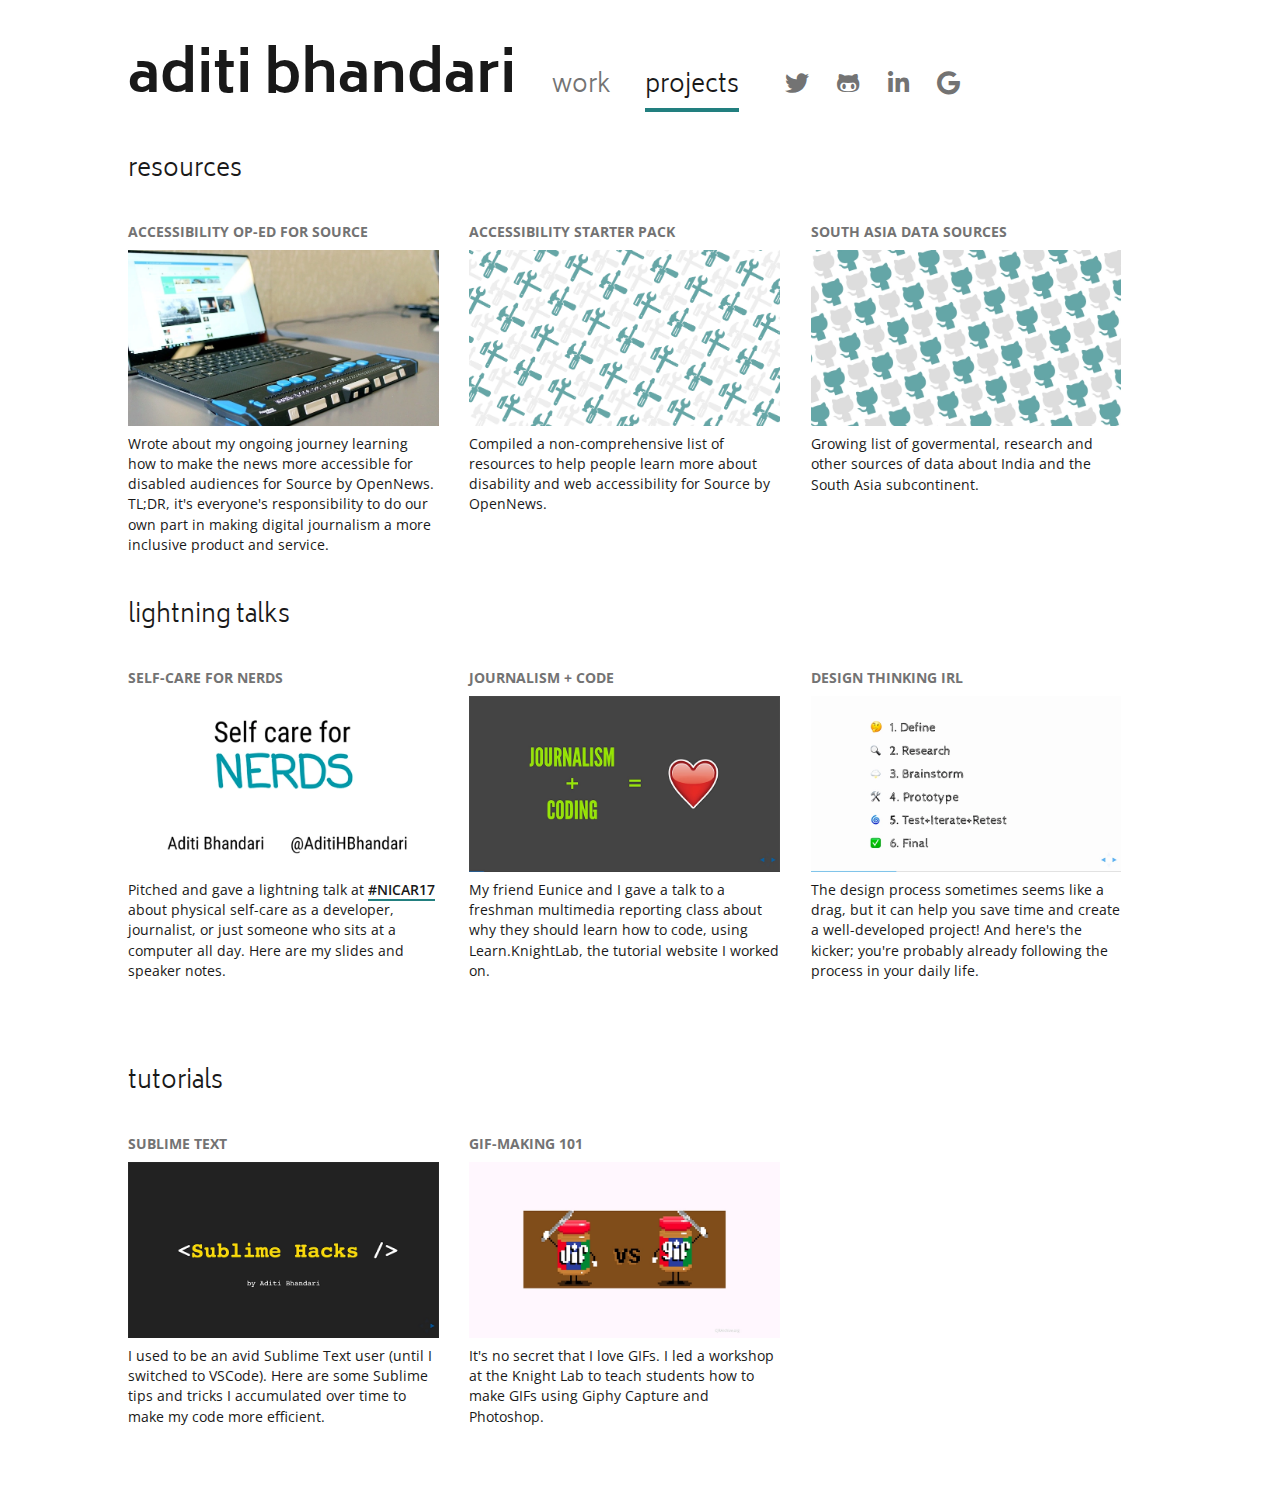
<file: projects.html>
<!DOCTYPE html>
<html lang="en">

<head>
	<meta charset="UTF-8">
	<meta name="description"
		content="Aditi Bhandari is a graphics journalist at the Financial Times in London. Check out her work and projects!">
	<meta name="keywords" content="Aditi Bhandari, data journalist, graphics journalist, Reuters journalist, Financial Times">
	<meta name="author" content="Aditi Bhandari">
	<meta name="viewport" content="width=device-width">
	<title>aditi bhandari | projects</title>
	<link rel="stylesheet" type="text/css" href="styles.css">
	<link href="https://fonts.googleapis.com/css?family=Biryani:300,700|Open+Sans:400,700" rel="stylesheet">
	<link href="css/all.css" type="text/css" rel="stylesheet">
</head>

<body class="container">

	<header>
		<nav class="menu" role="navigation">
			<a class="menu_home_link" href="index.html" aria-label="Home page">
				<h1 class="menu_home_button">aditi bhandari</h1>
			</a>

			<ul class="menu_list" aria-label="Webpages">
				<li class="menu_button"><a class="menu_link" href="work.html">work</a></li>
				<li class="menu_button"><a class="menu_link menu_link_active" href="projects.html">projects</a></li>
			</ul>

			<ul class="menu_list" aria-label="Contact me">
				<li class="menu_icon">
					<a class="menu_link" href="https://twitter.com/AditiHBhandari" target="_blank"
						rel="noopener noreferrer" aria-label="Follow me on Twitter">
						<i class="fab fa-twitter" aria-hidden="true"></i>
					</a>
				</li>

				<li class="menu_icon">
					<a class="menu_link" href="https://github.com/AditiBhandari" target="_blank"
						rel="noopener noreferrer" aria-label="See my work on Github">
						<i class="fab fa-github-alt" aria-hidden="true"></i>
					</a>
				</li>

				<li class="menu_icon">
					<a class="menu_link" href="https://www.linkedin.com/in/aditihbhandari" target="_blank"
						rel="noopener noreferrer" aria-label="Connect with me on LinkedIn">
						<i class="fab fa-linkedin-in" aria-hidden="true"></i>
					</a>
				</li>

				<li class="menu_icon">
					<a class="menu_link" href="mailto:aditibhandari95@gmail.com" target="_blank"
						rel="noopener noreferrer" aria-label="Send me an Email">
						<i class="fab fa-google" aria-hidden="true"></i>
					</a>
				</li>
			</ul>
		</nav>
	</header>

	<main role="main">

		<!-- Resources -->

		<section name="resources">
			<span class="section_meta">
				<h2 class="section_heading">resources</h2>
			</span>

			<section class="section_samples">

				<article role="article" class="sample sample_1">
					<a class="sample_link" href="https://source.opennews.org/articles/why-web-accessibility-matters-me/"
						target="_blank" rel="noopener noreferrer">
						<h3 class="sample_title"><span class="sample_title_border">Accessibility op-ed for Source</span>
						</h3>
						<picture aria-hidden="true">
							<source type="image/webp" srcset="img/source-op-ed.webp">
							<source type="image/jpeg" srcset="img/source-op-ed.jpeg">
							<img class="sample_image" src="img/source-op-ed.jpeg" alt="">
						</picture>
					</a>
					<div class="sample_desc">
						<p class="sample_text">Wrote about my ongoing journey learning how to make the news more
							accessible for disabled audiences for Source by OpenNews. TL;DR, it's everyone's
							responsibility to do our own part in making digital journalism a more inclusive product and
							service.</p>
					</div>
				</article>


				<article role="article" class="sample sample_2">
					<a class="sample_link"
						href="https://source.opennews.org/articles/starter-pack-accessibility-resources/"
						target="_blank" rel="noopener noreferrer">
						<h3 class="sample_title"><span class="sample_title_border">Accessibility starter pack</span>
						</h3>
						<picture aria-hidden="true">
							<source type="image/webp" srcset="img/source-starter-pack.webp">
							<source type="image/jpeg" srcset="img/source-starter-pack.jpeg">
							<img class="sample_image" src="img/source-starter-pack.jpeg" alt="">
						</picture>
					</a>
					<div class="sample_desc">
						<p class="sample_text">Compiled a non-comprehensive list of resources to help people learn more
							about disability and web accessibility for Source by OpenNews.</p>
					</div>
				</article>


				<article role="article" class="sample sample_3">
					<a class="sample_link" href="https://github.com/AditiBhandari/south-asia-data-sources"
						target="_blank" rel="noopener noreferrer">
						<h3 class="sample_title"><span class="sample_title_border">South Asia data sources</span></h3>
						<picture aria-hidden="true">
							<source type="image/webp" srcset="img/github-repo.webp">
							<source type="image/jpeg" srcset="img/github-repo.jpg">
							<img class="sample_image" src="img/github-repo.jpg" alt="">
						</picture>
					</a>
					<div class="sample_desc">
						<p class="sample_text">Growing list of govermental, research and other sources of data about
							India and the South Asia subcontinent.</p>
					</div>
				</article>

				<article role="article" class="sample sample_4 hidden">
					<a class="sample_link" href="https://github.com/AditiBhandari/data-journalism-early-career-tips"
						target="_blank" rel="noopener noreferrer">
						<h3 class="sample_title"><span class="sample_title_border">NICAR18 Early career tips</span></h3>
						<picture aria-hidden="true">
							<source type="image/webp" srcset="img/github-repo.webp">
							<source type="image/jpeg" srcset="img/github-repo.jpg">
							<img class="sample_image" src="img/github-repo.jpg" alt="">
						</picture>
					</a>
					<div class="sample_desc">
						<p class="sample_text">A list of community groups and resources for young and early-career data
							journalists. Made with Madi Alexander for <a class="sample_text_link"
								href="https://twitter.com/search?q=aditihbhandari%20%23NICAR18&src=typd" target="_blank"
								rel="noopener noreferrer">#NICAR18</a>.</p>
					</div>
				</article>


			</section>
		</section>






		<!-- LIGHTNING TALKS -->

		<section name="lightning_talks">
			<span class="section_meta">
				<h2 class="section_heading">lightning talks</h2>
			</span>

			<section class="section_samples">

				<article role="article" class="sample sample_1">
					<a class="sample_link" href="https://aditibhandari.github.io/nicar17-slides/" target="_blank"
						rel="noopener noreferrer">
						<h3 class="sample_title"><span class="sample_title_border">Self-care for Nerds</span></h3>
						<picture aria-hidden="true">
							<source type="image/webp" srcset="img/selfcare.webp">
							<source type="image/jpeg" srcset="img/selfcare.jpg">
							<img class="sample_image" src="img/selfcare.jpg" alt="">
						</picture>
					</a>
					<div class="sample_desc">
						<p class="sample_text">Pitched and gave a lightning talk at <a class="sample_text_link"
								href="https://twitter.com/search?q=aditihbhandari%20%23NICAR17&src=typd" target="_blank"
								rel="noopener noreferrer">#NICAR17</a> about physical self-care as a developer,
							journalist, or just someone who sits at a computer all day. Here are my slides and speaker
							notes.</p>
					</div>
				</article>

				<article role="article" class="sample sample_2">
					<a class="sample_link" href="https://slides.com/aditibhandari/learn/fullscreen" target="_blank"
						rel="noopener noreferrer">
						<h3 class="sample_title"><span class="sample_title_border">Journalism + Code</span></h3>
						<picture aria-hidden="true">
							<source type="image/webp" srcset="img/journalistscode.webp">
							<source type="image/jpeg" srcset="img/journalistscode.jpg">
							<img class="sample_image" src="img/journalistscode.jpg" alt="">
						</picture>
					</a>
					<div class="sample_desc">
						<p class="sample_text">My friend Eunice and I gave a talk to a freshman multimedia reporting
							class about why they should learn how to code, using Learn.KnightLab, the tutorial website I
							worked on.</p>
					</div>
				</article>

				<article role="article" class="sample sample_3">
					<a class="sample_link" href="https://slides.com/aditibhandari/deck-8/fullscreen" target="_blank"
						rel="noopener noreferrer">
						<h3 class="sample_title"><span class="sample_title_border">Design Thinking IRL</span></h3>
						<picture aria-hidden="true">
							<source type="image/webp" srcset="img/designprocess.webp">
							<source type="image/jpeg" srcset="img/designprocess.jpg">
							<img class="sample_image" src="img/designprocess.jpg" alt="">
						</picture>
					</a>
					<div class="sample_desc">
						<p class="sample_text">The design process sometimes seems like a drag, but it can help you save
							time and create a well-developed project! And here's the kicker; you're probably already
							following the process in your daily life.</p>
					</div>
				</article>

				<article role="article" class="sample sample_4">
				</article>

			</section>
		</section>

		<!-- TUTORIALS -->

		<section name="tutorials">
			<span class="section_meta">
				<h2 class="section_heading">tutorials</h2>
			</span>

			<section class="section_samples">

				<article role="article" class="sample sample_1">
					<a class="sample_link" href="http://slides.com/aditibhandari/sublime-hacks/fullscreen#/"
						target="_blank" rel="noopener noreferrer">
						<h3 class="sample_title"><span class="sample_title_border">Sublime Text</span></h3>
						<picture aria-hidden="true">
							<source type="image/webp" srcset="img/sublimehacks.webp">
							<source type="image/jpeg" srcset="img/sublimehacks.jpg">
							<img class="sample_image" src="img/sublimehacks.jpg" alt="">
						</picture>
					</a>
					<div class="sample_desc">
						<p class="sample_text">I used to be an avid Sublime Text user (until I switched to VSCode). Here
							are some Sublime tips and
							tricks I accumulated over time to make my code more efficient.</p>
					</div>
				</article>

				<article role="article" class="sample sample_2">
					<a class="sample_link" href="http://slides.com/aditibhandari/deck-18/fullscreen#/" target="_blank"
						rel="noopener noreferrer" rel="noopener noreferrer">
						<h3 class="sample_title"><span class="sample_title_border">GIF-Making 101</span></h3>
						<picture aria-hidden="true">
							<source type="image/webp" srcset="img/gif-making101.webp">
							<source type="image/jpeg" srcset="img/gif-making101.jpg">
							<img class="sample_image" src="img/gif-making101.jpg" alt="">
						</picture>
					</a>
					<div class="sample_desc">
						<p class="sample_text">It's no secret that I love GIFs. I led a workshop at the Knight Lab to
							teach students how to make GIFs using Giphy Capture and Photoshop.</p>
					</div>
				</article>

				<article role="article" class="sample sample_3">
				</article>

				<article role="article" class="sample sample_4">
				</article>

			</section>
		</section>

	</main>


</body>

</html>
</file>
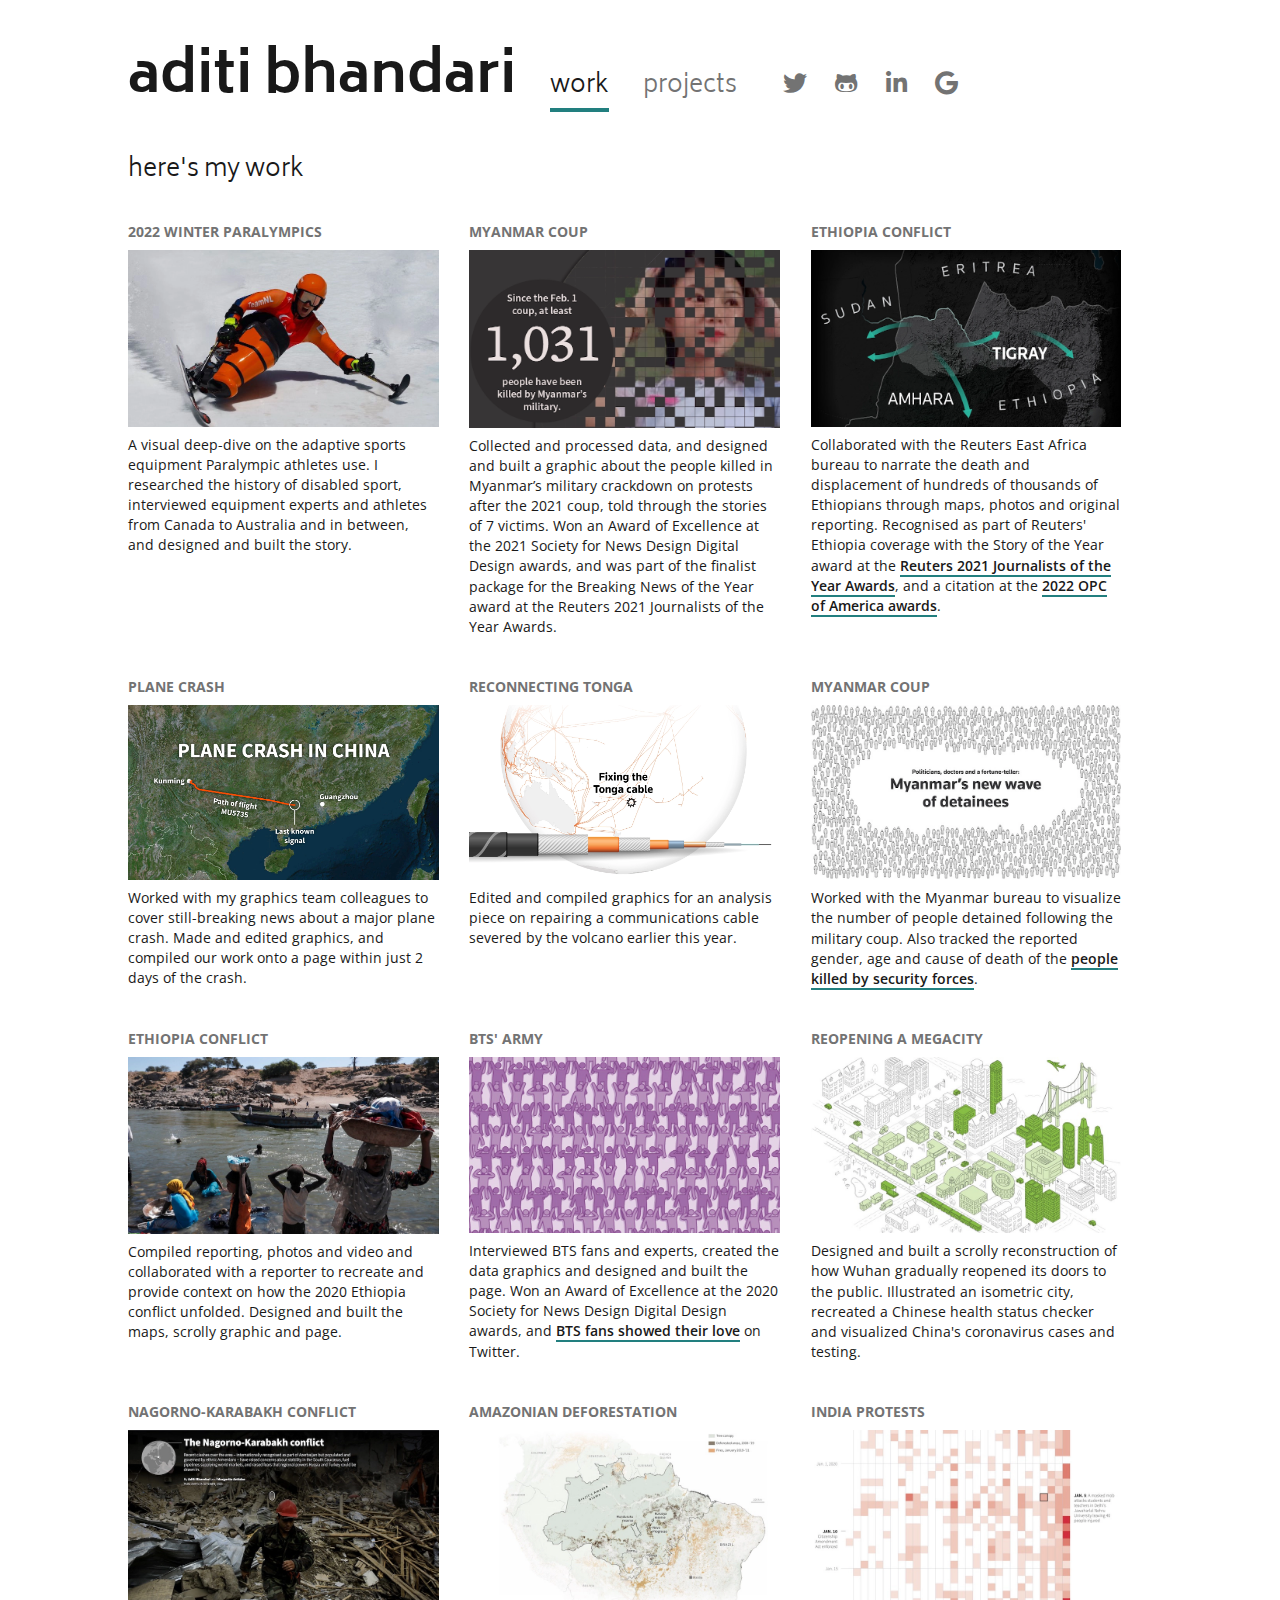
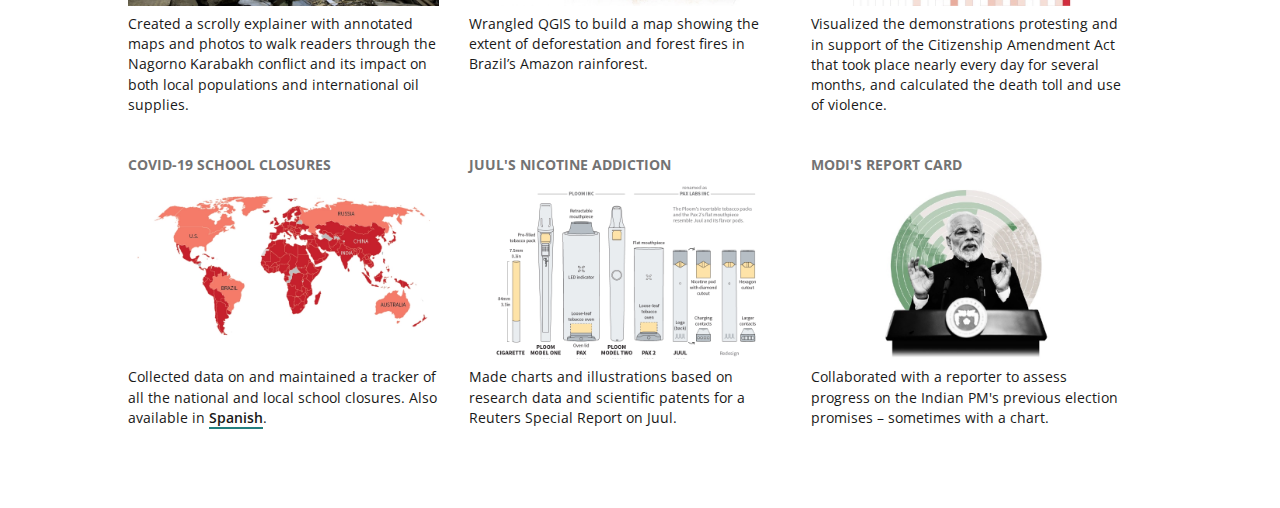
<file: work.html>
<!DOCTYPE html>
<html lang="en">
<head>
	<meta charset="UTF-8">
	<meta name="description" content="Aditi Bhandari is a data viz developer at Reuters in Bangalore. Check out her work and projects!">
	<meta name="keywords" content="Aditi Bhandari, data journalist, graphics journalist, Reuters journalist">
	<meta name="author" content="Aditi Bhandari">
	<meta name="viewport" content="width=device-width">
	<title>aditi bhandari | work</title>
	<link rel="stylesheet" type="text/css" href="styles.css">
	<link href="https://fonts.googleapis.com/css?family=Biryani:300,700|Open+Sans:400,700" rel="stylesheet">
	<link href="css/all.css" type="text/css" rel="stylesheet">
</head>
<body class="container">

	<header>
		<nav class="menu" role="navigation">
			<a class="menu_home_link" href="index.html" aria-label="Home page"><h1 class="menu_home_button">aditi bhandari</h1></a>
	
			<ul class="menu_list" aria-label="Webpages">
				<li class="menu_button"><a class="menu_link menu_link_active" href="work.html">work</a></li>
				<li class="menu_button"><a class="menu_link" href="projects.html">projects</a></li>
			</ul>
	
			<ul class="menu_list" aria-label="Contact me">
				<li class="menu_icon">
					<a class="menu_link" href="https://twitter.com/AditiHBhandari" target="_blank" rel="noopener noreferrer" aria-label="Follow me on Twitter">
						<i class="fab fa-twitter" aria-hidden="true"></i>
					</a>
				</li>
	
				<li class="menu_icon">
					<a class="menu_link" href="https://github.com/AditiBhandari" target="_blank" rel="noopener noreferrer" aria-label="See my work on Github">
						<i class="fab fa-github-alt" aria-hidden="true"></i>
					</a>
				</li>
	
				<li class="menu_icon">
					<a class="menu_link" href="https://www.linkedin.com/in/aditihbhandari" target="_blank" rel="noopener noreferrer" aria-label="Connect with me on LinkedIn">
						<i class="fab fa-linkedin-in" aria-hidden="true"></i>
					</a>
				</li>
	
				<li class="menu_icon">
					<a class="menu_link" href="mailto:aditibhandari95@gmail.com" target="_blank" rel="noopener noreferrer" aria-label="Send me an Email">
						<i class="fab fa-google" aria-hidden="true"></i>
					</a>
				</li>
			</ul>
		</nav>
	</header>

	<main role="main">

<!-- FOR THE WEB -->
		
		<div name="data_graphics">
			<span class="section_meta">
				<h2 class="section_heading">here's my work</h2>
			</span>
			
			<section class="section_samples">

				<article role="article" class="sample sample_1">
					<a class="sample_link" href="https://graphics.reuters.com/PARALYMPICS-2022/EQUIPMENT/dwpkrlmnrvm/" target="_blank" rel="noopener noreferrer">
						<h3 class="sample_title"><span class="sample_title_border">2022 Winter Paralympics</span></h3>
						<picture aria-hidden="true">
							<source type="image/webp" srcset="img/winter-paralympics.webp">
							<source type="image/jpeg" srcset="img/winter-paralympics.jpeg">
							<img class="sample_image" src="img/winter-paralympics.jpeg" alt="">
						</picture>
					</a>
					<div class="sample_desc">
						<p class="sample_text">A visual deep-dive on the adaptive sports equipment Paralympic athletes use. I researched the history of disabled sport, interviewed equipment experts and athletes from Canada to Australia and in between, and designed and built the story.</p>
						<!-- <p class="sample_skills">HTML/CSS/JS, ai2html/Illustrator, Excel</p> -->
					</div>
				</article>
	
				<article role="article" class="sample sample_2">
					<a class="sample_link" href="https://graphics.reuters.com/MYANMAR-POLITICS/zjpqkkoaqpx/" target="_blank" rel="noopener noreferrer">
						<h3 class="sample_title"><span class="sample_title_border">Myanmar coup</span></h3>
						<picture aria-hidden="true">
							<source type="image/webp" srcset="img/myanmar-deaths.webp">
							<source type="image/jpeg" srcset="img/myanmar-deaths.jpg">
							<img class="sample_image" src="img/myanmar-deaths.jpg" alt="">
						</picture>
					</a>
					<div class="sample_desc">
						<p class="sample_text">Collected and processed data, and designed and built a graphic about the people killed in Myanmar’s military crackdown on protests after the 2021 coup, told through the stories of 7 victims. Won an Award of Excellence at the 2021 Society for News Design Digital Design awards, and was part of the finalist package for the Breaking News of the Year award at the Reuters 2021 Journalists of the Year Awards.</p>
						<!-- <p class="sample_skills">HTML/CSS/JS, ai2html/Illustrator, Excel</p> -->
					</div>
				</article>
	
				<article role="article" class="sample sample_3">
					<a class="sample_link" href="https://graphics.reuters.com/ETHIOPIA-CONFLICT/EXPULSIONS/yzdpxmqyavx/" target="_blank" rel="noopener noreferrer">
						<h3 class="sample_title"><span class="sample_title_border">Ethiopia Conflict</span></h3>
						<picture aria-hidden="true">
							<source type="image/webp" srcset="img/mai-kadra-killings.webp">
							<source type="image/jpeg" srcset="img/mai-kadra-killings.jpg">
							<img class="sample_image" src="img/mai-kadra-killings.jpg" alt="">
						</picture>
					</a>
					<div class="sample_desc">
						<p class="sample_text">Collaborated with the Reuters East Africa bureau to narrate the death and displacement of hundreds of thousands of Ethiopians through maps, photos and original reporting. Recognised as part of Reuters' Ethiopia coverage with the Story of the Year award at the <a href="https://www.reutersagency.com/en/media-center/reuters-names-2021-journalists-of-the-year-awards-winners/" class="sample_text_link" target="_blank" rel="noopener noreferrer">Reuters 2021 Journalists of the Year Awards</a>, and a citation at the <a href="https://opcofamerica.org/citation-winners-2021/" class="sample_text_link" target="_blank" rel="noopener noreferrer">2022 OPC of America awards</a>.</p>
						<!-- <p class="sample_skills">HTML/CSS/JS, ai2html/Illustrator, Excel, twint, Python</p> -->
					</div>
				</article>

				<article role="article" class="sample sample_4">
					<a class="sample_link" href="https://graphics.reuters.com/CHINA-CRASH/znvneqennpl/" target="_blank" rel="noopener noreferrer">
						<h3 class="sample_title"><span class="sample_title_border">Plane crash</span></h3>
						<picture aria-hidden="true">
							<source type="image/webp" srcset="img/china-crash.webp">
							<source type="image/jpeg" srcset="img/china-crash.jpg">
							<img class="sample_image" src="img/china-crash.jpg" alt="">
						</picture>
					</a>
					<div class="sample_desc">
						<p class="sample_text">Worked with my graphics team colleagues to cover still-breaking news about a major plane crash. Made and edited graphics, and compiled our work onto a page within just 2 days of the crash.</p>
						<!-- <p class="sample_skills">HTML/CSS/JS, ai2html/Illustrator, Excel</p> -->
					</div>
				</article>

				<article role="article" class="sample sample_5">
					<a class="sample_link" href="https://graphics.reuters.com/TONGA-VOLCANO/znpnejbjovl/" target="_blank" rel="noopener noreferrer">
						<h3 class="sample_title"><span class="sample_title_border">Reconnecting Tonga</span></h3>
						<picture aria-hidden="true">
							<source type="image/webp" srcset="img/reconnecting-tonga.webp">
							<source type="image/jpeg" srcset="img/reconnecting-tonga.jpg">
							<img class="sample_image" src="img/reconnecting-tonga.jpg" alt="">
						</picture>
					</a>
					<div class="sample_desc">
						<p class="sample_text">Edited and compiled graphics for an analysis piece on repairing a communications cable severed by the volcano earlier this year.</p>
						<!-- <p class="sample_skills">HTML/CSS/JS, ai2html/Illustrator, Excel</p> -->
					</div>
				</article>

				<article role="article" class="sample sample_6">
					<a class="sample_link" href="https://graphics.reuters.com/MYANMAR-POLITICS/DETENTIONS/jbyvrdaznve/" target="_blank" rel="noopener noreferrer">
						<h3 class="sample_title"><span class="sample_title_border">Myanmar coup</span></h3>
						<picture aria-hidden="true">
							<source type="image/webp" srcset="img/myanmar-protests.webp">
							<source type="image/jpeg" srcset="img/myanmar-protests.jpg">
							<img class="sample_image" src="img/myanmar-protests.jpg" alt="">
						</picture>
					</a>
					<div class="sample_desc">
						<p class="sample_text">Worked with the Myanmar bureau to visualize the number of people detained following the military coup. Also tracked the reported gender, age and cause of death of the <a href="https://graphics.reuters.com/MYANMAR-POLITICS/dgkplekqgvb/myanmar-deaths.jpg" class="sample_text_link" target="_blank" rel="noopener noreferrer">people killed by security forces</a>.</p>
						<!-- <p class="sample_skills">HTML/CSS/JS, ai2html/Illustrator, Excel</p> -->
					</div>
				</article>

				<article role="article" class="sample sample_7">
					<a class="sample_link" href="https://graphics.reuters.com/ETHIOPIA-CONFLICT/xklpyjmndvg/" target="_blank" rel="noopener noreferrer">
						<h3 class="sample_title"><span class="sample_title_border">Ethiopia Conflict</span></h3>
						<picture aria-hidden="true">
							<source type="image/webp" srcset="img/ethiopia-conflict.webp">
							<source type="image/jpeg" srcset="img/ethiopia-conflict.jpg">
							<img class="sample_image" src="img/ethiopia-conflict.jpg" alt="">
						</picture>
					</a>
					<div class="sample_desc">
						<p class="sample_text">Compiled reporting, photos and video and collaborated with a reporter to recreate and provide context on how the 2020 Ethiopia conflict unfolded. Designed and built the maps, scrolly graphic and page.</p>
						<!-- <p class="sample_skills">HTML/CSS/JS, QGIS, ai2html/Illustrator, Datawrapper, Excel, Photoshop, Premiere Pro</p> -->
					</div>
				</article>

				<article role="article" class="sample sample_8">
					<a class="sample_link" href="https://graphics.reuters.com/GLOBAL-RACE/BTS-FANS/nmopajgmxva/" target="_blank" rel="noopener noreferrer">
						<h3 class="sample_title"><span class="sample_title_border">BTS' ARMY</span></h3>
						<picture aria-hidden="true">
							<source type="image/webp" srcset="img/bts-army.webp">
							<source type="image/jpeg" srcset="img/bts-army.jpg">
							<img class="sample_image" src="img/bts-army.jpg" alt="">
						</picture>
					</a>
					<div class="sample_desc">
						<p class="sample_text">Interviewed BTS fans and experts, created the data graphics and designed and built the page. Won an Award of Excellence at the 2020 Society for News Design Digital Design awards, and <a href="https://twitter.com/Reuters/status/1283349352094801923" class="sample_text_link" target="_blank" rel="noopener noreferrer">BTS fans showed their love</a> on Twitter.</p>
						<!-- <p class="sample_skills">HTML/CSS/JS, ai2html/Illustrator, Excel, twint, Python</p> -->
					</div>
				</article>

				<article role="article" class="sample sample_9">
					<a class="sample_link" href="https://graphics.reuters.com/HEALTH-CORONAVIRUS/WUHAN/rlgpdkxzavo/" target="_blank" rel="noopener noreferrer">
						<h3 class="sample_title"><span class="sample_title_border">Reopening a Megacity</span></h3>
						<picture aria-hidden="true">
							<source type="image/webp" srcset="img/reopening-wuhan.webp">
							<source type="image/jpeg" srcset="img/reopening-wuhan.jpg">
							<img class="sample_image" src="img/reopening-wuhan.jpg" alt="">
						</picture>
					</a>
					<div class="sample_desc">
						<p class="sample_text">Designed and built a scrolly reconstruction of how Wuhan gradually reopened its doors to the public. Illustrated an isometric city, recreated a Chinese health status checker and visualized China's coronavirus cases and testing.</p>
						<!-- <p class="sample_skills">ai2html/Illustrator, Excel</p> -->
					</div>
				</article>

				<article role="article" class="sample sample_10">
					<a class="sample_link" href="https://graphics.reuters.com/ARMENIA-AZERBAIJAN/jbyprxxqbpe/" target="_blank" rel="noopener noreferrer">
						<h3 class="sample_title"><span class="sample_title_border">Nagorno-Karabakh Conflict</span></h3>
						<picture aria-hidden="true">
							<source type="image/webp" srcset="img/nagorno-karabakh.webp">
							<source type="image/jpeg" srcset="img/nagorno-karabakh.jpg">
							<img class="sample_image" src="img/nagorno-karabakh.jpg" alt="">
						</picture>
					</a>
					<div class="sample_desc">
						<p class="sample_text">Created a scrolly explainer with annotated maps and photos to walk readers through the Nagorno Karabakh conflict and its impact on both local populations and international oil supplies.</p>
						<!-- <p class="sample_skills">HTML/CSS/JS, QGIS, ai2html/Illustrator, Datawrapper, Excel, Photoshop</p> -->
					</div>
				</article>

				<article role="article" class="sample sample_11">
					<a class="sample_link" href="https://www.reuters.com/investigates/special-report/brazil-environment-military/" target="_blank" rel="noopener noreferrer">
						<h3 class="sample_title"><span class="sample_title_border">Amazonian deforestation</span></h3>
						<picture aria-hidden="true">
							<source type="image/webp" srcset="img/brazil-deforestation.webp">
							<source type="image/jpeg" srcset="img/brazil-deforestation.jpg">
							<img class="sample_image" src="img/brazil-deforestation.jpg" alt="">
						</picture>
					</a>
					<div class="sample_desc">
						<p class="sample_text">Wrangled QGIS to build a map showing the extent of deforestation and forest fires in Brazil’s Amazon rainforest.</p>
						<!-- <p class="sample_skills">QGIS, ai2html/Illustrator</p> -->
					</div>
				</article>

				<article role="article" class="sample sample_12">
					<a class="sample_link" href="https://graphics.reuters.com/INDIA-CITIZENSHIP/PROTESTS/jxlbpgqlpqd/" target="_blank" rel="noopener noreferrer">
						<h3 class="sample_title"><span class="sample_title_border">India Protests</span></h3>
						<picture aria-hidden="true">
							<source type="image/webp" srcset="img/india-citizenship-protests.webp">
							<source type="image/jpeg" srcset="img/india-citizenship-protests.jpg">
							<img class="sample_image" src="img/india-citizenship-protests.jpg" alt="">
						</picture>
					</a>
					<div class="sample_desc">
						<p class="sample_text">Visualized the demonstrations protesting and in support of the Citizenship Amendment Act that took place nearly every day for several months, and calculated the death toll and use of violence.</p>
						<!-- <p class="sample_skills">Excel, R, ai2html/Illustrator</p> -->
					</div>
				</article>

				<article role="article" class="sample sample_13">
					<a class="sample_link" href="https://graphics.reuters.com/HEALTH-CORONAVIRUS-SCHOOLS/0100B5KQ43K/" target="_blank" rel="noopener noreferrer">
						<h3 class="sample_title"><span class="sample_title_border">COVID-19 School Closures</span></h3>
						<picture aria-hidden="true">
							<source type="image/webp" srcset="img/health-coronavirus-school.webp">
							<source type="image/jpeg" srcset="img/health-coronavirus-school.jpg">
							<img class="sample_image" src="img/health-coronavirus-school.png" alt="">
						</picture>
					</a>
					<div class="sample_desc">
						<p class="sample_text">Collected data on and maintained a tracker of all the national and local school closures. Also available in <a href="https://graphics.reuters.com/HEALTH-CORONAVIRUS-SCHOOLS/0100B5KQ44B/" class="sample_text_link" target="_blank" rel="noopener noreferrer">Spanish</a>.</p>
						<!-- <p class="sample_skills">D3.js, Excel, ai2html/Illustrator</p> -->
					</div>
				</article>

				<article role="article" class="sample sample_14">
					<a class="sample_link" href="https://www.reuters.com/investigates/special-report/juul-ecigarette/" target="_blank" rel="noopener noreferrer">
						<h3 class="sample_title"><span class="sample_title_border">Juul's nicotine addiction</span></h3>
						<picture aria-hidden="true">
							<source type="image/webp" srcset="img/juul-srep.webp">
							<source type="image/jpeg" srcset="img/juul-srep.jpg">
							<img class="sample_image" src="img/juul-srep.png" alt="">
						</picture>
					</a>
					<div class="sample_desc">
						<p class="sample_text">Made charts and illustrations based on research data and scientific patents for a Reuters Special Report on Juul.</p>
						<!-- <p class="sample_skills">Excel, ai2html/Illustrator</p> -->
					</div>
				</article>

				<article role="article" class="sample sample_15">
					<a class="sample_link" href="https://graphics.reuters.com/INDIA-ELECTION-PROMISES/010091DR1ZR/" target="_blank" rel="noopener noreferrer">
						<h3 class="sample_title"><span class="sample_title_border">Modi&apos;s Report Card</span></h3>
						<picture aria-hidden="true">
							<source type="image/webp" srcset="img/modis-report-card.webp">
							<source type="image/jpeg" srcset="img/modis-report-card.jpg">
							<img class="sample_image" src="img/modis-report-card.jpg" alt="">
						</picture>
					</a>
					<div class="sample_desc">
						<p class="sample_text">Collaborated with a reporter to assess progress on the Indian PM's previous election promises – sometimes with a chart.</p>
						<!-- <p class="sample_skills">HTML/CSS/JS</p> -->
					</div>
				</article>

				<article role="article" class="sample sample_16"></article>

			</section>
		</div>

<!-- FOR PRINT -->

		<!-- <div class="print_graphics">
			<span class="section_meta">
				<h2 class="section_heading">for print</h2>
			</span>
			
			<section class="section_samples">

				<article role="article" class="sample sample_1">
					<a class="sample_link" href="https://graphics.reuters.com/CYCLISME-FRANCE/xegpboozdvq/CYCLISME-FRANCE-ETAPES19-21.jpg" target="_blank" rel="noopener noreferrer">
						<h3 class="sample_title"><span class="sample_title_border">Tour de France</span></h3>
						<picture aria-hidden="true">
							<source type="image/webp" srcset="img/tour-de-france.webp">
							<source type="image/jpeg" srcset="img/tour-de-france.jpg">
							<img class="sample_image" src="img/tour-de-france.jpg" alt="">
						</picture>
					</a>
					<div class="sample_desc">
						<p class="sample_text">Project lead of print coverage of the 2020 Tour de France involving 22 custom-made maps and 44 charts. Co-designed and edited graphics of each of the 21 stages and the overall route in English and translated them all into French.</p>
						p class="sample_skills">Excel, Maps4News, Illustrator</p>
					</div>
				</article>

				<article role="article" class="sample sample_2">
					<a class="sample_link" href="https://graphics.reuters.com/HEALTH-CORONAVIRUS/nmoparzyeva/africa-vaccine-delivery.jpg" target="_blank" rel="noopener noreferrer">
						<h3 class="sample_title"><span class="sample_title_border">Africa vaccines</span></h3>
						<picture aria-hidden="true">
							<source type="image/webp" srcset="img/africa-vaccines.webp">
							<source type="image/jpeg" srcset="img/africa-vaccines.jpg">
							<img class="sample_image" src="img/africa-vaccines.jpg" alt="">
						</picture>
					</a>
					<div class="sample_desc">
						<p class="sample_text">Built Google Sheets template to help the Reuters Africa bureaus compile and cross-check Africa vaccine delivery data. Designed map and chart of coronavirus vaccine deliveries to Africa through the WHO co-led COVAX program.</p>
						<p class="sample_skills">Excel, Datawrapper, Illustrator</p>
					</div>
				</article>

				<article role="article" class="sample sample_3">
					<a class="sample_link" href="https://graphics.reuters.com/UGANDA-ELECTION/bdwvkygdgvm/uganda-elections-results.jpg" target="_blank" rel="noopener noreferrer">
						<h3 class="sample_title"><span class="sample_title_border">Uganda elections</span></h3>
						<picture aria-hidden="true">
							<source type="image/webp" srcset="img/uganda-elections.webp">
							<source type="image/jpeg" srcset="img/uganda-elections.jpg">
							<img class="sample_image" src="img/uganda-elections.jpg" alt="">
						</picture>
					</a>
					<div class="sample_desc">
						<p class="sample_text">Pitched and made a graphic for the run-up to the 2021 Ugandan election. Highlighted the incumbent and key frontrunner, and visualized the results of the last 5 elections.</p>
						<p class="sample_skills">Excel, Illustrator</p>
					</div>
				</article>

				<article role="article" class="sample sample_4">
					<a class="sample_link" href="https://graphics.reuters.com/AFRICA-PRESIDENTS/xegpbenrwvq/african-leaders-tenure.jpg" target="_blank" rel="noopener noreferrer">
						<h3 class="sample_title"><span class="sample_title_border">Africa Leader Tenures</span></h3>
						<picture aria-hidden="true">
							<source type="image/webp" srcset="img/africa-leaders-tenures.webp">
							<source type="image/jpeg" srcset="img/africa-leaders-tenures.jpg">
							<img class="sample_image" src="img/africa-leaders-tenures.jpg" alt="">
						</picture>
					</a>
					<div class="sample_desc">
						<p class="sample_text">Designed and made a graphic comparing the longest continuous tenures of the African leaders currently in power.</p>
						<p class="sample_skills">Excel, Illustrator</p>
					</div>
				</article>

				<article role="article" class="sample sample_5">
					<a class="sample_link" href="https://graphics.reuters.com/NICARAGUA-POLITICS/ORTEGA/nmopaddoeva/srep_nicaragua-media.jpg" target="_blank" rel="noopener noreferrer">
						<h3 class="sample_title"><span class="sample_title_border">Ortega media holdings</span></h3>
						<picture aria-hidden="true">
							<source type="image/webp" srcset="img/ortega-holdings.webp">
							<source type="image/jpeg" srcset="img/ortega-holdings.jpg">
							<img class="sample_image" src="img/ortega-holdings.jpg" alt="">
						</picture>
					</a>
					<div class="sample_desc">
						<p class="sample_text">Traced the family tree Nicaragua's President Ortega for a Reuters <a href="https://www.reuters.com/investigates/special-report/nicaragua-politics-ortega/" class="sample_text_link" target="_blank" rel="noopener noreferrer">investigation into their media empire</a> and business holdings.</p>
						<p class="sample_skills">Illustrator</p>
					</div>
				</article>

				<article role="article" class="sample sample_6">
					<a class="sample_link" href="https://graphics.reuters.com/ASIA-STORM/INDIA/jbyprlmynpe/india-cyclone-nisarga.jpg" target="_blank" rel="noopener noreferrer">
						<h3 class="sample_title"><span class="sample_title_border">Cyclone Nisarga</span></h3>
						<picture aria-hidden="true">
							<source type="image/webp" srcset="img/india-cyclone-nisarga.webp">
							<source type="image/jpeg" srcset="img/india-cyclone-nisarga.jpg">
							<img class="sample_image" src="img/india-cyclone-nisarga.jpg" alt="">
						</picture>
					</a>
					<div class="sample_desc">
						<p class="sample_text">Mapped and updated the path of cyclone Nisarga – while it passed over my city.</p>
						<p class="sample_skills">QGIS, Illustrator</p>
					</div>
				</article>

				<article role="article" class="sample sample_7">
					<a class="sample_link" href="https://graphics.reuters.com/AUSTRALIA-BUSHFIRES/0100B4VL2PQ/temperature-rainfall-trends.jpg" target="_blank" rel="noopener noreferrer">
						<h3 class="sample_title"><span class="sample_title_border">Australia drought</span></h3>
						<picture aria-hidden="true">
							<source type="image/webp" srcset="img/temperature-rainfall-trends.webp">
							<source type="image/jpeg" srcset="img/temperature-rainfall-trends.jpg">
							<img class="sample_image" src="img/temperature-rainfall-trends.jpg" alt="">
						</picture>
					</a>
					<div class="sample_desc">
						<p class="sample_text">Compared data of Australia's annual average rainfall and temperature with a 30-year baseline average.</p>
						<p class="sample_skills">Excel, Illustrator</p>
					</div>
				</article>

				<article role="article" class="sample sample_8">
					<a class="sample_link" href="https://graphics.reuters.com/AUSTRALIA-BUSHFIRES/0100B4RE2HB/nsw-air-pollution.jpg" target="_blank" rel="noopener noreferrer">
						<h3 class="sample_title"><span class="sample_title_border">Bushfire air pollution</span></h3>
						<picture aria-hidden="true">
							<source type="image/webp" srcset="img/bushfire-air-pollution.webp">
							<source type="image/jpeg" srcset="img/bushfire-air-pollution.jpg">
							<img class="sample_image" src="img/bushfire-air-pollution.jpg" alt="">
						</picture>
					</a>
					<div class="sample_desc">
						<p class="sample_text">Tracked the PM 2.5 levels in Australia's state of New South Wales shortly before and during the 2020 bushfire season.</p>
						<p class="sample_skills">Excel, RawGraphs.io, Illustrator</p>
					</div>
				</article>

				<article role="article" class="sample sample_9">
				</article>

				<article role="article" class="sample sample_10">
				</article>

				<article role="article" class="sample sample_11">
				</article>

				<article role="article" class="sample sample_12">
				</article>

			</section>
		</div> -->

	</main>


</body>
</html>
</file>
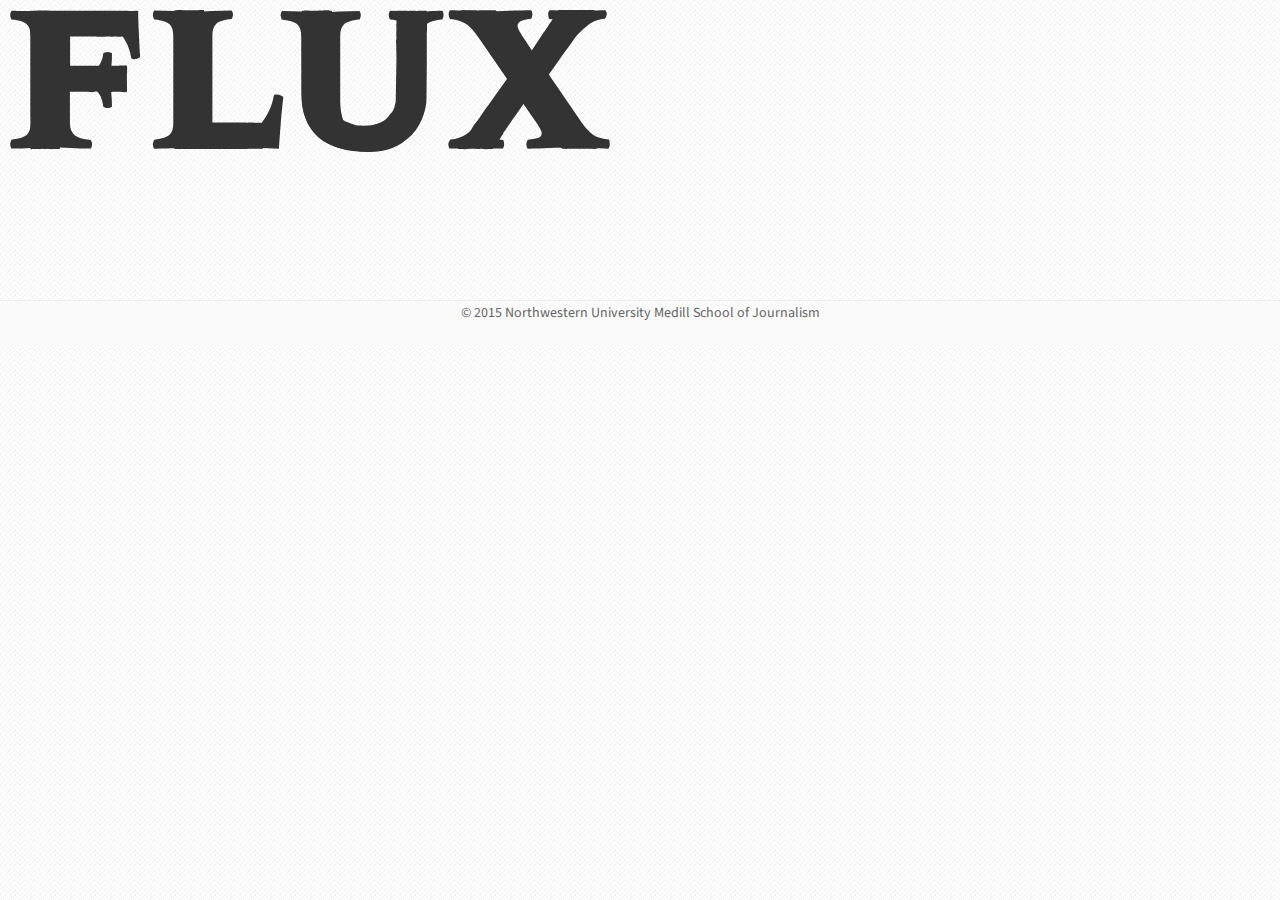
<file: projects/poz-perception/logo_demo.html>
<html lang="en">
  <head>
    <!--
    ===================================================================
    ===================================================================
    ===================================================================
     __    __     ______     _____     __     __         __        
    /\ "-./  \   /\  ___\   /\  __-.  /\ \   /\ \       /\ \       
    \ \ \-./\ \  \ \  __\   \ \ \/\ \ \ \ \  \ \ \____  \ \ \____  
     \ \_\ \ \_\  \ \_____\  \ \____-  \ \_\  \ \_____\  \ \_____\ 
      \/_/  \/_/   \/_____/   \/____/   \/_/   \/_____/   \/_____/ 
    ===================================================================
    =========================== http://www.medill.northwestern.edu/ ===
    ===================================================================
    -->
    <meta charset="utf-8"/>
    <meta http-equiv="X-UA-Compatible" content="IE=edge"/>
    <meta name="viewport" content="width=device-width, initial-scale=1.0"/>
    <meta name="keywords" content="Transition, Journalism, Northwestern, Medill"/>
    <meta name="apple-mobile-web-app-capable" content="yes"/>
    <meta name="apple-touch-fullscreen" content="yes"/>
    <!-- Meta-->
    <meta name="description" content="Stories On Transition"/>
    <meta name="author" content="Northwestern University Medill School of Journalism"/>
    <!-- Twitter Card https://dev.twitter.com/cards/types/summary-->
    <meta name="twitter:card" content="summary"/>
    <meta name="twitter:site" content="@MedillSchool"/>
    <meta name="twitter:creator" content="@zlwise"/>
    <meta name="twitter:title" content="The Flux"/>
    <meta name="twitter:description" content="Stories On Transition"/>
    <meta name="twitter:image" content="http://graphics8.nytimes.com/images/2012/02/19/us/19whitney-span/19whitney-span-articleLarge.jpg"/>
    <!-- Facebook Open Graph https://developers.facebook.com/docs/sharing/webmasters#markup-->
    <meta property="og:url" content="the-flux.com"/>
    <meta property="og:type" content="article"/>
    <meta property="og:title" content="The Flux"/>
    <meta property="og:description" content="Stories On Transition"/>
    <meta property="og:image" content="http://graphics8.nytimes.com/images/2012/02/19/us/19whitney-span/19whitney-span-articleLarge.jpg"/>
    <title>The Flux</title>
    <!-- CSS-->
    <link rel="stylesheet" href="css/theflux.css?v10"/>
    <link rel="stylesheet" href="css/theflux-index.css?v10"/>
    <!-- HTML5 shim, for IE6-8 support of HTML elements-->
    <!--if lt IE 9
    script(src='https://oss.maxcdn.com/libs/html5shiv/3.7.0/html5shiv.js')
    script(src='https://oss.maxcdn.com/libs/respond.js/1.3.0/respond.min.js')
    
    -->
    <!-- Icon-->
    <link rel="shortcut icon" href="img/ico/favicon.png"/>
    <link rel="apple-touch-icon-precomposed" href="img/ico/favicon.png"/>
    <link rel="apple-touch-icon-precomposed" href="img/ico/apple-touch-icon-144.png" sizes="144x144"/>
  </head>
  <body>
    <!-- LOGO-->
    <div id="flux-logo-container">
<svg id="fluxLogo" version="1.1" xmlns="http://www.w3.org/2000/svg" xmlns:xlink="http://www.w3.org/1999/xlink" x="0px" y="0px" viewBox="242 356.1 343.6 81.3" enable-background="new 0 0 369.5 104.6" xml:space="preserve">
	<g id="logo1">
		<path d="M316.5,382.8c0,0.3-0.4,0.6-1.1,1c-0.7,0.4-1.4,0.5-2,0.5c-0.3,0-0.7-0.1-1.2-0.2c-0.5-0.2-0.8-0.3-0.8-0.5
			c-0.7-5-2.8-9.9-6.3-14.3s-8.6-6.7-15.3-6.7H283c-1.5,0-3.1,0.4-4.5,1.2c-1.5,0.8-2.1,2.6-2.1,5.6v24h5.7c3.9,0,7-1.2,9.2-3.4
			c2.3-2.3,3.7-5.2,4.1-9c0-0.2,0.3-0.4,0.9-0.6c0.6-0.2,1.2-0.3,1.6-0.3c0.5,0,1.1,0.1,1.6,0.3s0.9,0.4,0.9,0.6
			c0,2.8-0.1,5.4-0.4,7.8c-0.2,2.4-0.4,4.9-0.4,7.5s0.1,5.1,0.4,7.5c0.2,2.3,0.4,4.8,0.4,7.5c0,0.2-0.3,0.5-0.9,0.6
			c-0.6,0.2-1.2,0.3-1.6,0.3c-0.5,0-1.1-0.1-1.6-0.3c-0.6-0.2-0.9-0.4-0.9-0.6c-0.5-4-1.8-7-4-9.2c-2.1-2.1-5.2-3.3-9.4-3.3h-5.7V421
			c0,3,0.9,5.2,2.6,6.7c1.7,1.5,4.8,2.4,9.2,2.8c0.2,0,0.4,0.3,0.6,1s0.3,1.2,0.3,1.5c0,0.5-0.1,1-0.3,1.5c-0.2,0.6-0.4,0.9-0.6,0.9
			c-3.7,0-7.6-0.1-11.7-0.3c-4.1-0.2-7.9-0.3-11.4-0.3c-3.5,0-7.1,0.1-10.8,0.3c-3.8,0.2-7.5,0.3-11.2,0.3c-0.2,0-0.5-0.3-0.6-0.9
			c-0.2-0.6-0.3-1.2-0.3-1.6c0-0.4,0.1-0.9,0.3-1.5c0.2-0.6,0.4-1,0.6-1.1c4.4-0.5,7.3-1.5,8.7-2.8c1.4-1.4,2.1-3.6,2.1-6.7v-49.7
			c0-3.1-0.7-5.3-2.1-6.7c-1.4-1.4-4.3-2.3-8.7-2.8c-0.2-0.1-0.5-0.4-0.6-1.1c-0.2-0.6-0.3-1.1-0.3-1.5c0-0.5,0.1-1.1,0.3-1.6
			c0.2-0.6,0.4-0.9,0.6-0.9c4.1,0.1,10,0.2,17.5,0.4c7.5,0.2,13.8,0.2,18.7,0.2c4.4,0,10.3-0.1,17.9-0.2c7.5-0.1,13.6-0.3,18.3-0.4
			c0,3.3,0.1,7.5,0.4,12.9C316,374.8,316.3,379.2,316.5,382.8z"/>
		<path d="M398.5,406.2c-0.5,4.3-1.1,9.5-1.5,15.6c-0.5,6.1-0.8,10.7-1,13.7c-4.7-0.2-10.7-0.3-17.9-0.4c-7.2-0.1-13-0.2-17.4-0.2
			c-4.8,0-11.1,0.1-18.8,0.2c-7.6,0.2-13.4,0.3-17.2,0.4c-0.2,0-0.5-0.3-0.6-0.9c-0.2-0.6-0.3-1.2-0.3-1.6c0-0.4,0.1-0.9,0.3-1.5
			c0.2-0.6,0.4-1,0.6-1.1c4.4-0.5,7.3-1.5,8.7-2.8c1.4-1.4,2.1-3.6,2.1-6.7v-49.9c0-3.1-0.7-5.3-2.1-6.7c-1.4-1.4-4.3-2.3-8.7-2.8
			c-0.2-0.1-0.5-0.4-0.6-1.1c-0.2-0.6-0.3-1.1-0.3-1.5c0-0.5,0.1-1.1,0.3-1.6c0.2-0.6,0.4-0.9,0.6-0.9c3.7,0,7.4,0.1,11.2,0.3
			c3.9,0.2,7.5,0.3,10.8,0.3c3.5,0,7.2-0.1,10.9-0.3c3.8-0.2,7.5-0.3,11.2-0.3c0.2,0,0.4,0.3,0.6,0.9c0.2,0.6,0.3,1.2,0.3,1.5
			s-0.1,0.9-0.3,1.5c-0.2,0.7-0.4,1-0.6,1c-4.4,0.5-7.4,1.5-8.8,2.8c-1.5,1.5-2.1,3.7-2.1,6.7v51.7c0,2.7,0.8,4.5,2.2,5.4
			c1.5,0.9,3,1.4,4.5,1.4h6.5c5.3,0,10.1-2.5,14.1-7.5c4.2-5,6.8-10.6,7.9-16.8c0-0.2,0.1-0.3,0.4-0.4c0.3-0.1,0.7-0.1,1.2-0.1
			c0.9,0,1.6,0.2,2.4,0.5C398.2,405.5,398.6,405.9,398.5,406.2z"/>
		<path d="M490.3,359c0,0.4-0.1,0.9-0.3,1.5s-0.4,1-0.6,1c-4.4,0.5-7.4,1.4-8.9,2.7c-1.5,1.4-2.3,3.7-2.3,6.9v35.8
			c0,8.2-2.5,15.4-7.6,21.5c-5.1,6-12.8,9-23.2,9c-12.6,0-22.2-2.8-28.7-8.3c-6.6-5.6-9.9-14.1-9.9-25.7v-32.2c0-3.1-0.7-5.3-2.1-6.7
			c-1.4-1.4-4.4-2.3-8.8-2.8c-0.2-0.1-0.5-0.4-0.6-1.1c-0.2-0.6-0.3-1.1-0.3-1.5c0-0.5,0.1-1,0.3-1.5s0.4-0.9,0.6-0.9
			c3.7,0,7.5,0.1,11.2,0.3c3.8,0.2,7.5,0.3,10.9,0.3c3.4,0,7.1-0.1,10.8-0.3c3.9-0.2,7.5-0.3,11.2-0.3c0.2,0,0.4,0.3,0.6,0.9
			c0.2,0.6,0.3,1.2,0.3,1.5c0,0.4-0.1,0.9-0.3,1.5s-0.4,1-0.6,1c-4.4,0.5-7.4,1.5-8.8,2.8c-1.5,1.5-2.1,3.7-2.1,6.7v36.1
			c0,7.7,1.5,13.5,4.4,17c2.9,3.7,8,5.4,15.5,5.4c6.8,0,11.7-2.1,15-6.4c3.2-4.3,4.8-10.1,4.8-17.5v-34.6c0-3.1-0.8-5.3-2.2-6.7
			s-4.5-2.3-8.8-2.8c-0.2-0.1-0.5-0.4-0.6-1.1c-0.2-0.6-0.3-1.1-0.3-1.5c0-0.5,0.1-1.1,0.3-1.6c0.2-0.6,0.4-0.9,0.6-0.9
			c2.5,0,4.9,0.1,7.3,0.3c2.3,0.2,4.8,0.3,7.5,0.3c2.6,0,5.1-0.1,7.4-0.3s4.7-0.3,7.5-0.3c0.2,0,0.4,0.3,0.6,0.9
			C490.2,358,490.3,358.6,490.3,359z"/>
		<path d="M585.5,433.1c0,0.5-0.1,1-0.3,1.5c-0.2,0.6-0.4,0.9-0.6,0.9c-2.6,0-6.2-0.1-10.6-0.3c-4.5-0.2-8.1-0.3-10.9-0.3
			c-3.5,0-7.5,0.1-12.1,0.3c-4.5,0.2-8.7,0.3-12.4,0.3c-0.2,0-0.5-0.3-0.6-0.9c-0.2-0.6-0.3-1.2-0.3-1.6c0-0.4,0.1-0.9,0.3-1.5
			c0.2-0.6,0.4-1,0.6-1.1c2.8-0.4,4.8-0.8,6.1-1.2c1.3-0.4,1.8-1.3,1.8-2.5c0-0.6-0.2-1.4-0.7-2.2c-0.5-0.9-1.2-2.1-2.1-3.5
			l-11.5-16.7l-13.6,16.7c-0.7,0.8-1.3,1.5-1.6,2.5c-0.4,0.9-0.6,1.6-0.6,2.3c0,1.4,0.7,2.4,1.9,3.2s3.3,1.3,6,1.5
			c0.2,0,0.4,0.3,0.5,1s0.2,1.2,0.2,1.5c0,0.5-0.1,1-0.3,1.5c-0.2,0.6-0.4,0.9-0.6,0.9c-3.7,0-6.5-0.1-8.6-0.3
			c-2.1-0.2-4.7-0.3-7.7-0.3c-2.4,0-4.6,0.1-6.6,0.3c-1.9,0.2-4.4,0.3-7.3,0.3c-0.2,0-0.5-0.3-0.6-0.9c-0.2-0.6-0.3-1.2-0.3-1.6
			c0-0.4,0.2-0.9,0.5-1.5c0.3-0.6,0.6-1,0.8-1.1c3.4-0.4,6.4-1.4,9-3.1c2.6-1.6,5.2-4.1,7.8-7.3l18-20.7l-18.6-27.1
			c-2.4-3.5-4.6-6.1-6.8-7.7c-2.1-1.6-5.3-2.7-9.6-3.2c-0.2-0.1-0.5-0.4-0.6-1.1c-0.2-0.6-0.3-1.1-0.3-1.5c0-0.5,0.1-1,0.3-1.5
			s0.4-0.9,0.6-0.9c2.6,0,6.1,0.1,10.5,0.3c4.3,0.2,7.8,0.3,10.7,0.3c3.5,0,7.5-0.1,12.3-0.3c4.7-0.2,8.9-0.3,12.7-0.3
			c0.2,0,0.5,0.3,0.6,0.9c0.2,0.6,0.3,1.2,0.3,1.5s-0.1,0.9-0.3,1.5c-0.2,0.7-0.4,1-0.6,1c-2.7,0.3-4.6,0.8-5.9,1.5
			c-1.2,0.7-1.7,1.5-1.7,2.4c0,0.9,0.3,1.9,0.9,3c0.6,1.1,1.2,2,1.6,2.7l10.3,15.4l12.9-15.4c0.5-0.7,1-1.4,1.5-2.1
			c0.4-0.8,0.6-1.5,0.6-2.3c0-1.3-0.6-2.2-1.6-3.1c-1.1-0.9-3.8-1.5-8-2c-0.2-0.1-0.4-0.4-0.5-1.1c-0.1-0.6-0.2-1.1-0.2-1.5
			c0-0.5,0.1-1,0.3-1.5c0.2-0.6,0.4-0.9,0.6-0.9c3.7,0,6.8,0.1,9.2,0.3c2.4,0.2,5.3,0.3,8.8,0.3c2.9,0,5-0.1,6.3-0.3
			c1.4-0.2,3.8-0.3,7.5-0.3c0.2,0,0.4,0.3,0.6,0.9c0.2,0.6,0.3,1.2,0.3,1.5s-0.2,0.9-0.5,1.5c-0.3,0.7-0.6,1-0.8,1
			c-3,0.2-5.7,1.1-8,2.6c-2.3,1.5-5.3,4.3-8.9,8.2l-16.5,19l20.3,29.7c2.3,3.3,4.5,5.6,6.5,7c1.9,1.4,4.9,2.2,8.9,2.6
			c0.2,0,0.4,0.3,0.6,1C585.4,432.3,585.5,432.8,585.5,433.1z"/>
	</g>
	<g id="logo2">
		<path d="M309.9,371.3c0,0.2-2.4-0.1-3.4,0c-0.6,0.1-1.7,0.1-2.2,0.1c-0.2,0-1.6,0-2-0.1c-0.4-0.2-2.6,0.2-2.6,0.1
			c-3.2-0.2,0,0-5.2,0c-4.6,0-3.2-0.1-8.5-0.1h-5.3c-1.2,0-8,0-9.6,0c-0.6,0-0.3,2.5-0.3,4.9V388h13.9c3.1,0,1.9,0,4.2,0
			c2.5,0,0.5,0.2,3.5,0c1,0.1,1.6,0,2.5,0c0.5,0,2.9,0,3.3,0s4.9,0,5.5,0c0.5,0,5.3-0.2,5.3,0c0,2.2,0.2,2.2,0,4.2
			c-0.2,1.9,0.1,8.5,0,10.6c0,0.8-3.3,0.1-8.9,0.2c-1.9,0-1.7-0.2-4.6-0.1c-0.2,0-2.5,0-3.1-0.1c-0.5-0.1-1.7,0.1-2.1,0.1
			c-0.4,0-1,0.4-1.5,0.2c-0.5-0.2-1.7,0-1.7-0.2c-2.2,0-1.5,0-4.2,0c-2.4,0-1.2,0-4.5,0h-7.9v13.5c0,2.4,0,6.9,0,8.7
			c-0.1,2.2-0.2,2,0,3.8c0.2,0-0.2,4.6,0,5.1c0.2,0.5,0,1.3,0,1.6c0,0.4,0,0-0.5,0.1c-0.5,0.1-1.6,0-1.8,0c-2.9,0-0.8,0.2-4.1,0
			c-3.2-0.2,0.8,0-2,0s0.5-0.2-2.5,0c-3,0.2,0,0-2.9,0c-0.2,0-1.2,0.1-1.7,0s-1.3,0.4-1.3,0c0-0.3,0-2,0-2.6c0-0.5-0.1-4.8,0-5.6
			c0.1-3.5,0-4.1,0.1-5.6c0.1-1.5-0.1-3.6-0.1-6v-37c0-2.5,0-2.9,0-4.5c0-1.6,0-1.1,0-3.5c-0.2-0.1,0-1.9-0.2-2.3s0.1-0.9,0.1-1.2
			c0-0.4,0-5,0.2-5.5c0.2-0.5-0.2-5.4-0.1-5.4c3.2,0.1,5.7-0.2,11.7,0c6,0.2,9.9,0,13.8,0c3.5,0,7.3,0.1,13.4,0
			c6-0.1,13.5,0.2,17.2,0c0,2.6-0.2,2.5,0,6.7C310.2,367.4,309.8,368.4,309.9,371.3z"/>
		<path d="M386.7,420.8c-0.4,3.4,0.4,3.3,0,8.3c-0.4,4.9,0.2,4.2,0,6.6c-3.8-0.2-9,0.1-14.6,0c-5.7-0.1-8.5,0-12.1,0
			c-3.9,0-6.7-0.1-12.8,0c-6.1,0.2-7.8-0.1-10.9,0c-0.2,0,0.2-2.2,0-2.7c-0.2-0.5,0-2.9,0-3.2c0-0.3,0-1.7,0-2.2
			c-0.1-1.2-0.3-2-0.2-2.1c0.2-4.4-0.1-1.9,0.1-3.5c0.1-1.5,0.1-0.7,0.1-3.2v-41.6c0-2.5,0-2.9,0-4.5c0-1,0-0.9,0-3
			c-0.2-0.1,0.2-1.4,0-1.9c-0.2-0.5,0-3.2,0-3.5c0-0.4-0.1-3.4,0.1-3.9c0.2-0.5-0.3-4.2-0.1-4.2c2.9,0,1.6-0.2,4.7,0
			c3.1,0.2,1.9,0,4.6,0c2.8,0,1.2,0.2,4.2,0c3-0.2,0.2-0.2,3.2-0.2c0.2,0,0.2,1.3,0,2c-0.1,0.5,0.2,3.1,0.2,3.5
			c0,0.3,0.1,3.9-0.1,4.5c-0.2,0.5,0,2.7-0.2,2.7c0.2,0.7,0,0,0.3,2.6c0.2,1.6-0.2,2.1-0.2,4.5v40.3c0,2.2,0,4.5,0,4.5
			c2.3,0,5.2,0,6.3,0h8.1c4.2,0-0.7,0,4.5,0c1.9,0,0,0,3.3,0c0-0.2,3,0.1,3.2,0c0.2-0.1,4.1,0.1,4.5,0.1c0.7,0,2.5-0.2,3.2,0.1
			C387,421.2,386.7,420.4,386.7,420.8z"/>
		<path d="M480.8,366.1c0,0.3,0.1,2.5-0.1,3c-0.2,0.5,0.2,2.5,0,2.5c0,2.8,0,4.1,0,7.9c0,1.6,0,5.5,0,8l-0.2,19.9
			c0,6.6-3.9,17.2-10.7,22.3c-5,3.8-15.1,7.4-23.4,7.4c-10,0-19.2-2.2-24.8-6.3c-6-4.4-12.2-12.8-12.2-22l-0.2-13.1
			c0-2.5,0.2-13,0-14.5c-0.2-1.7,0-3,0-5.3c-0.2-0.1,0.1-3.9-0.1-4.4c-0.2-0.5,0-3.8,0-4c0-0.4,0-5.3,0.1-5.9c0.1-0.9-0.2-5.1,0-5.1
			c2.9,0,1.2-0.2,4.2,0c3,0.2,2.1,0,4.9,0c2.7,0,1.5,0,4.6-0.2s0.5,0.2,3.4,0.2c0.2,0-0.2,4.5,0,5c0.2,0.5,0,2.8,0,3.2
			c0,0.3,0,4.3,0,4.8c0,1.8,0.2,4,0.1,4c-0.1,1.9-0.2,5-0.3,7c-0.1,2.2,0.2,6.5,0.2,9l0.8,20.8c1.6,4.9,4.6,8.7,8,10
			c4.2,1.5,3.8,2.1,9.7,2.1c5.4,0,11.1-1.6,13.7-5c2.5-3.4,3.3-2.8,4.4-9l0.4-23.9c0-2.5,0-4.2-0.1-5.6c-0.1-1.6,0.1-1.9-0.1-4.1
			c-0.2-0.1,0.3-2.9,0.2-3.4c-0.2-0.5,0-4.1,0-4.4c0-0.4-0.2-2.5,0-2.9c0.2-0.5-0.2-7.5,0-7.5c2,0,3.5-0.2,5.3,0c1.9,0.2,1.4,0,3.5,0
			s2.8,0.2,4.6,0c1.8-0.2,1.6,0,3.8,0c0.2,0-0.1,6,0,6.6C481,363.5,480.8,365.7,480.8,366.1z"/>
		<path d="M573.8,429.1c0.8,1.3,1.9,2.5,2.1,3c0.8,1.4,2.6,3.5,2.5,3.5c-2.1,0-0.3,0.2-3.9,0c-3.6-0.2-5.5,0-7.8,0
			c-2.8,0-0.6-0.2-4.2,0s-1.3,0-4.2,0c-0.2,0-1.9-2.5-2-2.9c-0.2-0.5-2.2-2.7-2.2-3.1c0-0.3-1.5-2.1-2.1-2.8c-0.3-0.4-0.5-1-2.4-3.3
			c-0.7-1.7-1.5-1.9-1.9-2.9c-0.7-2-0.9-2.2-1.6-2.9c-0.8-0.9-0.7-0.5-1.1-1.2c-0.4-0.7-1.4-2-2.2-3.2l-4.5-6.6l-5.3,7.7
			c-0.5,0.6-3.8,5.3-4.1,5.9c-0.3,0.7-0.3,0.2-0.8,1.1c-0.5,1-0.2,0.2-0.8,1.2c-0.5,0.9-2.5,3.3-1.2,1.9c0.2,0-1.5,1.5-1.5,2
			c0.1,0.5-1.4,2-1.4,2.3c0,0.4-1.2,1.6-1.3,2.2c-0.2,0.5-3.3,4.7-3.5,4.7c-2.9,0-3.9,0.2-5.6,0c-1.7-0.2-0.5,0-2.9,0
			c-1.9,0-3.9-0.2-5.5,0c-1.5,0.2-3.8,0-6.1,0c-0.2,0,2.8-4,3.1-4.4c1.3-1.5,2.4-2.9,2.4-3.4c0-0.3,2.3-3.2,2.6-3.7
			c0.2-0.5,1.9-3.3,2.2-3.4c1.7-1.9,0.7-0.9,2.2-2.9c2.1-2.6,2.9-4.6,5.1-7.2l11.2-15.8L513.1,375c-1.9-2.8-3-4.5-4.3-6.2
			c-1.2-1.5-0.7-1.2-1.7-2.6c-0.2-0.1-1.5-1.5-1.7-2.1c-0.2-0.5-1.5-2-1.5-2.3c0-0.4-1.6-2.1-2-2.9c-0.2-0.5-1.8-2.6-1.5-2.6
			c2.1,0,3.6-0.2,7.1,0c3.4,0.2,2.8,0,5.1,0c2.8,0-1.5,0.2,2.2,0c3.8-0.2,2.4,0,5.3,0c0.2,0,1.4,1.8,1.5,2.2c0.2,0.5,0.8,1.3,1.2,1.9
			c0.2,0.2,0.8,1,1,1.5c0.3,0.6,1.2,1.6,1.1,1.6c1.4,1.5,1,1.4,1.5,2.3c0.6,0.9,1,1.6,1.5,2.2c0.8,1,1.7,2.3,2.1,3.2
			c0.5,0.9,2.5,3.8,2.9,4.3l5.3,7.8l7.3-11.1c0.4-0.5,1.1-1.7,1.5-2.3c0.3-0.6,0.8-1.1,1.2-1.6c0.8-1.2,0.2-0.3,0.8-1.2
			c1-1.5,0.8-1.2,1.4-2.1c-0.2-0.1,0.8-1.2,1.1-1.7c0.6-1,0.8-1.2,1.4-2.1c0.2-0.3,1.3-2.7,1.9-3.2c0.4-0.3,1.2-1.9,1.4-1.9
			c2.9,0,2.2-0.2,4.1,0s2-0.1,4.8-0.1c2.3,0,3.6,0.2,4.6,0.1s3.9,0,6.9,0c0.2,0-2.6,3.6-3.5,4.9c-0.3,0.5-1,1.4-1.7,2.5
			c-0.2,0.2-0.5,0.6-0.8,1.2c-0.2,0.5-1,1.5-1.2,1.5c-1.4,1.9-0.8,1.2-2.1,3c-1.3,1.9-4.9,8-7.8,11.2l-10,14.2l12.8,18.2
			c1.9,2.6,1.9,2.6,3.3,4.6c1.2,1.5,0.9,1.7,2.4,3.6c0.2,0,2.1,2.7,2.4,3.2C571.2,425.6,573.7,428.9,573.8,429.1z"/>
	</g>
</svg>
    </div>
    <!-- Footer-->
    <footer>
      <div class="container">
        <p style="text-align:center;">
           
          &copy; 2015 Northwestern University Medill School of Journalism 
        </p>
      </div>
    </footer>
    <!-- JavaScript-->
    <script type="text/javascript">var show_logo = true;</script>
    <script type="text/javascript" src="https://ajax.googleapis.com/ajax/libs/jquery/1.11.2/jquery.min.js"></script>
    <script type="text/javascript" src="js/theflux.js?v10"></script>
  </body>
</html>
</file>
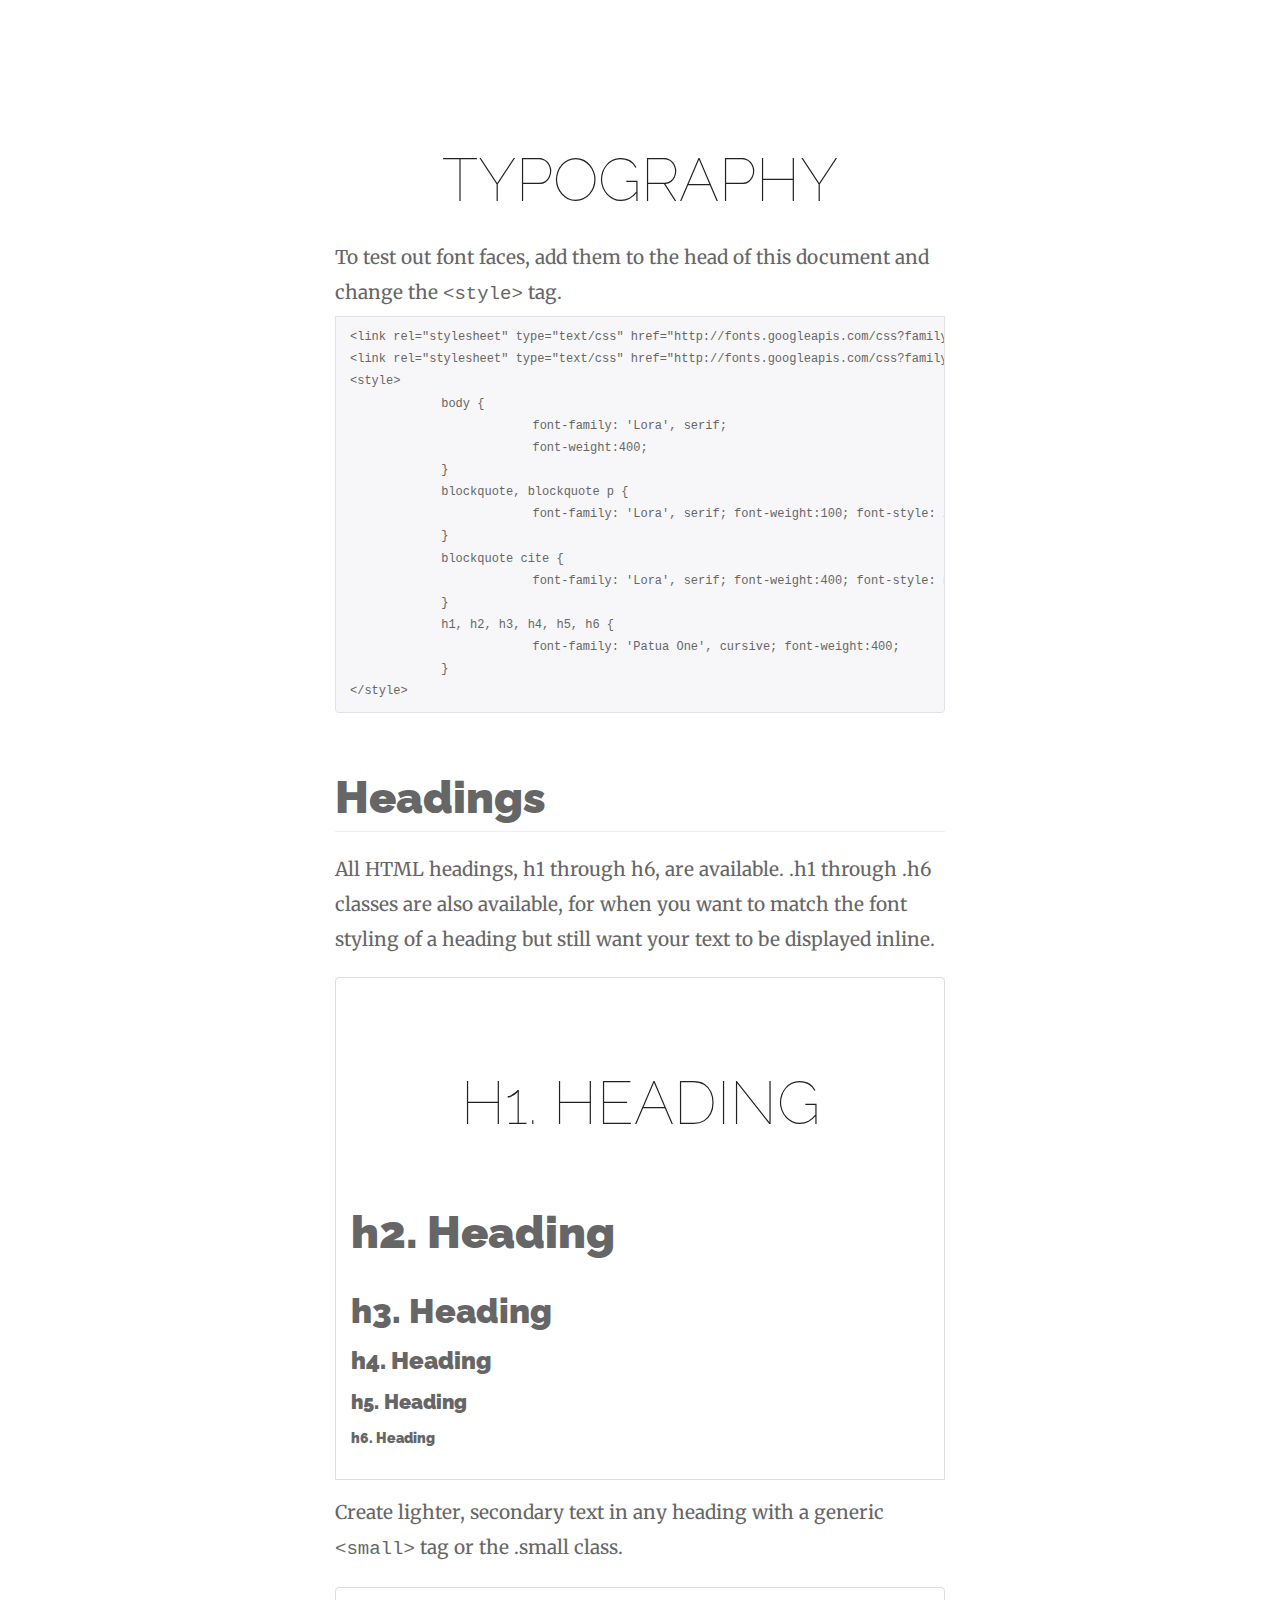
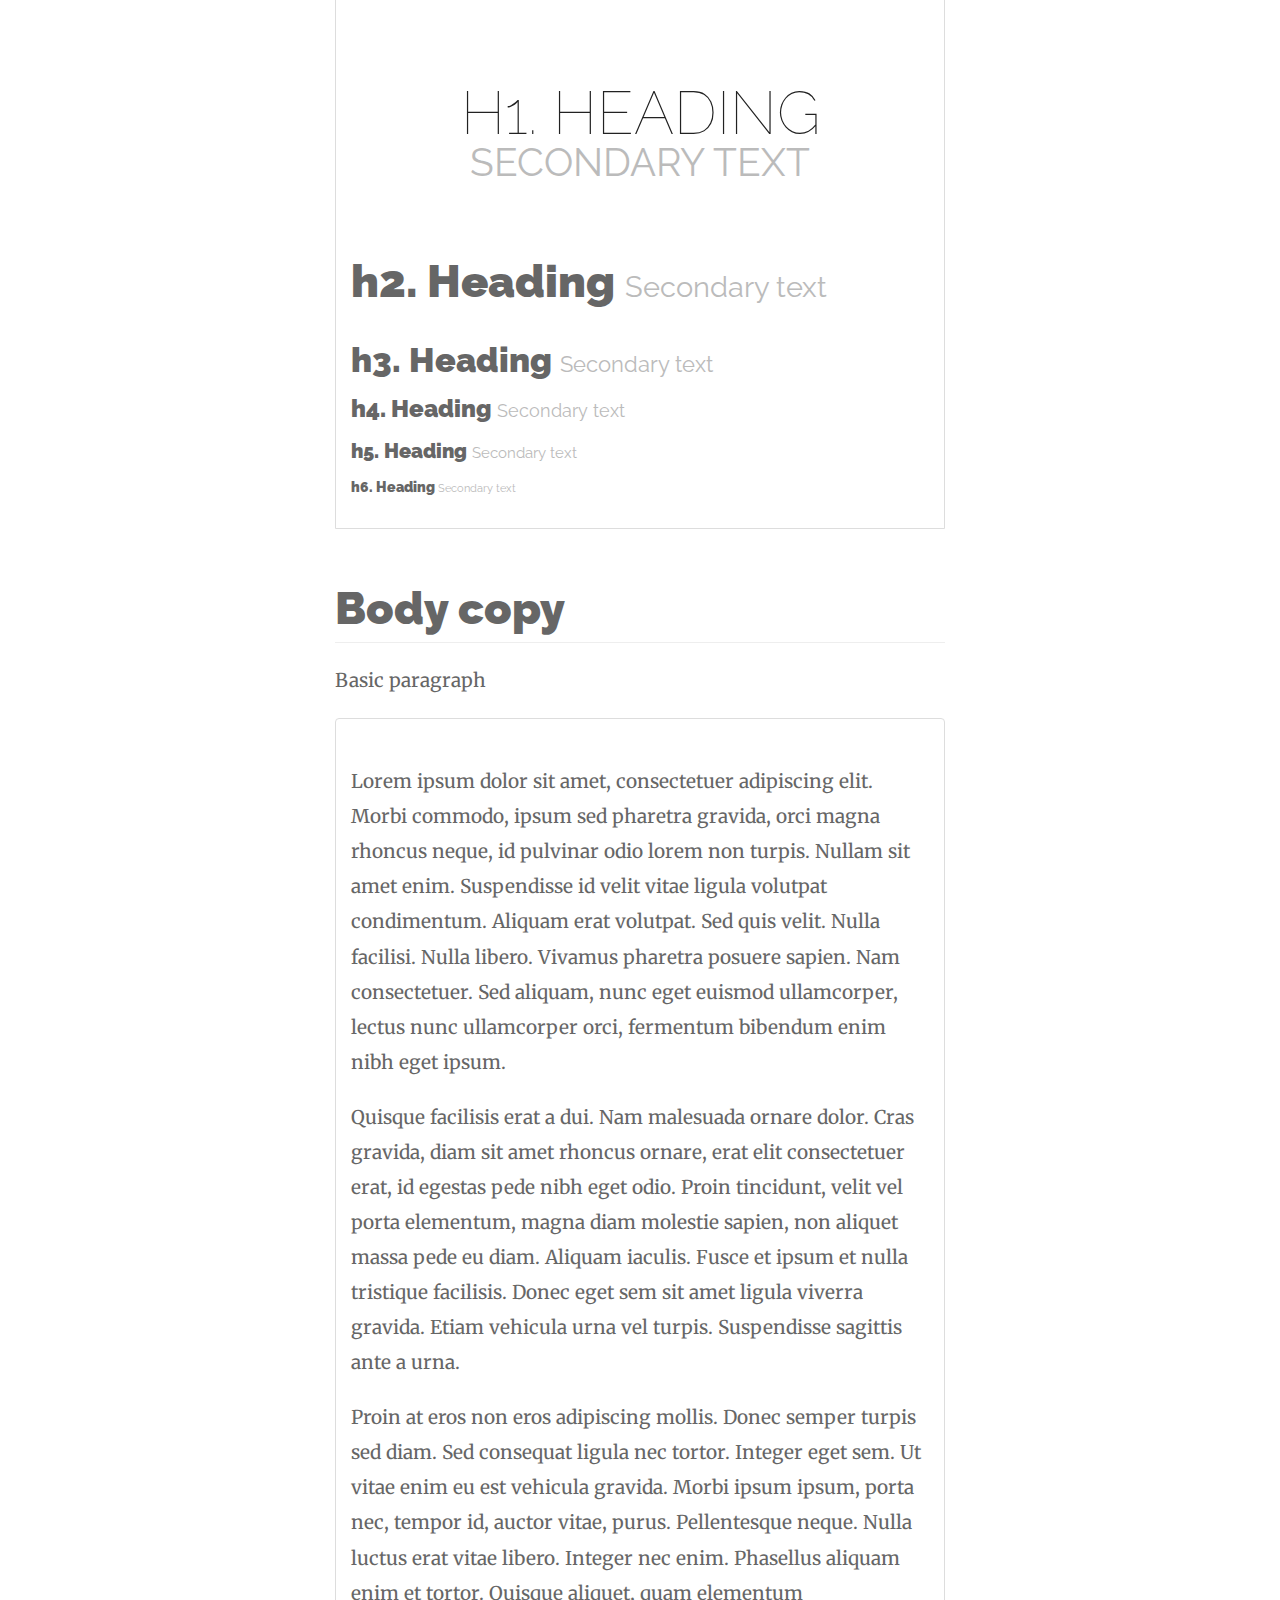
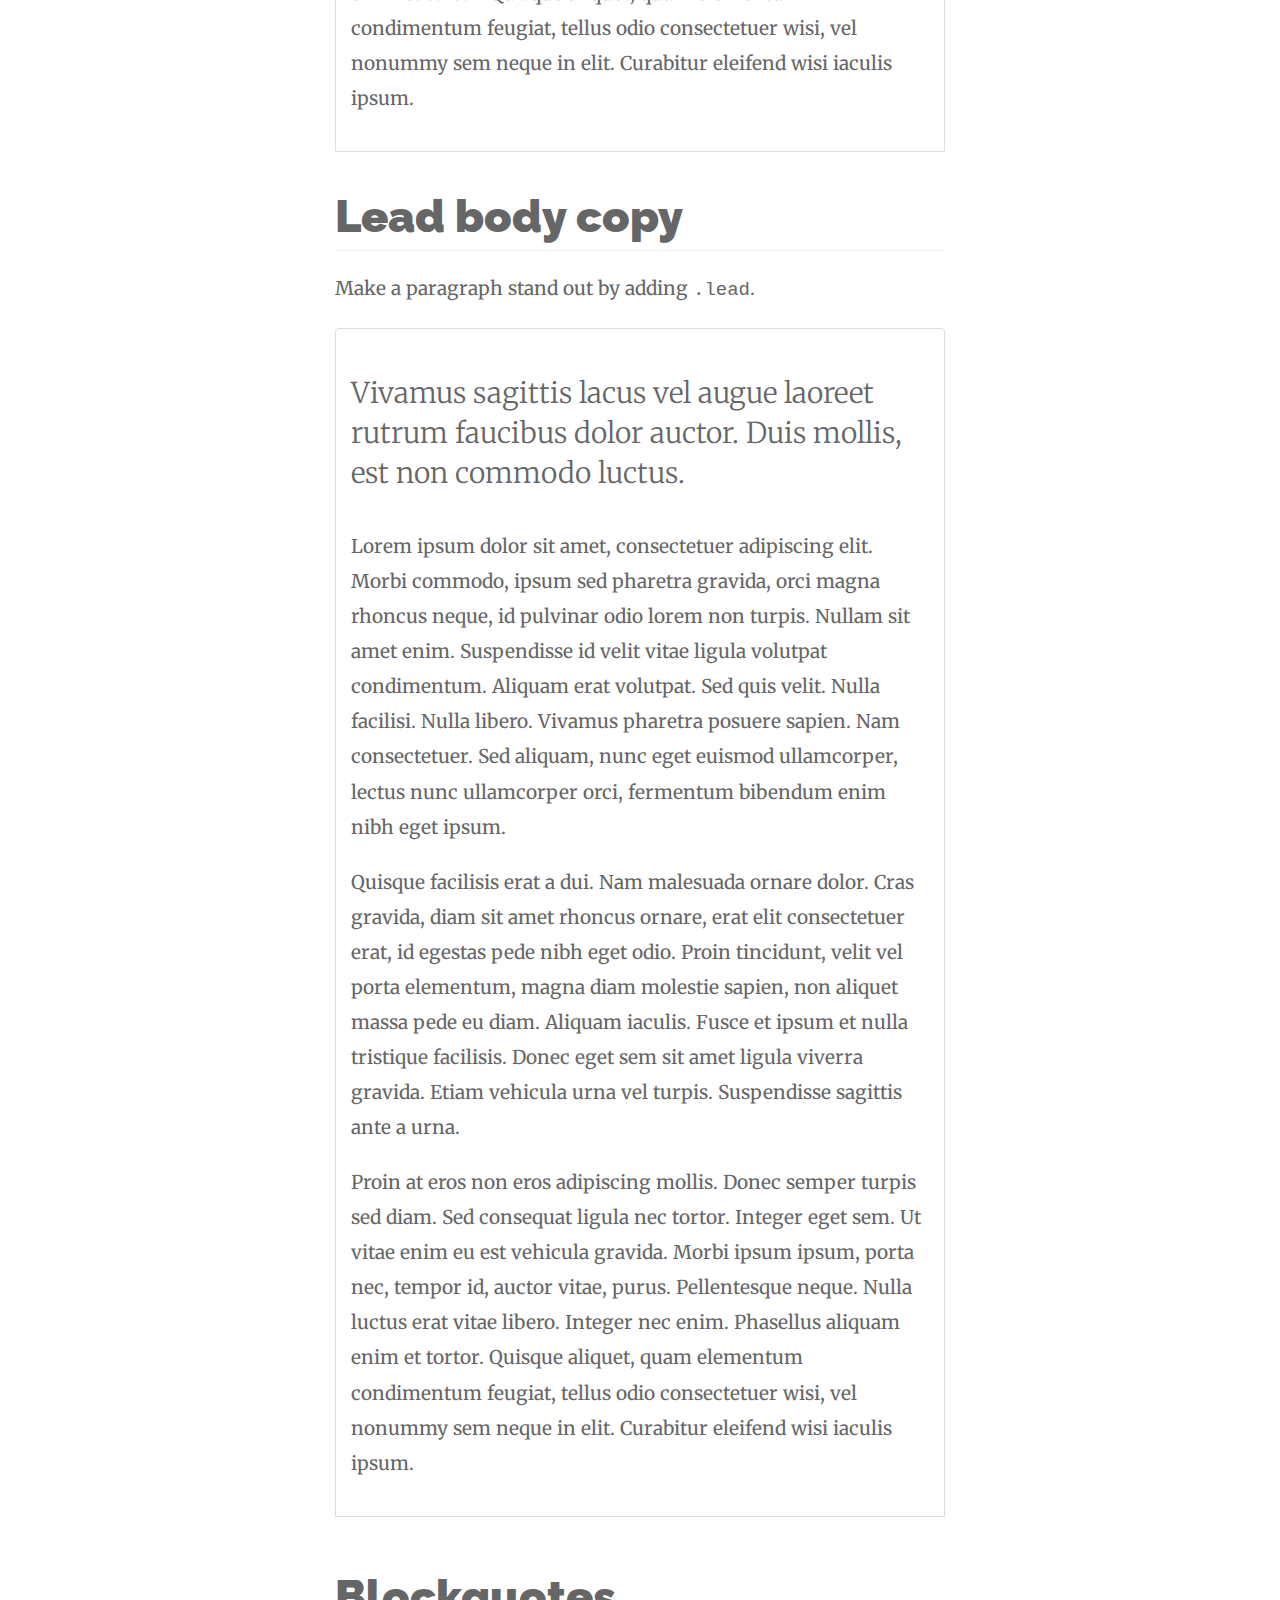
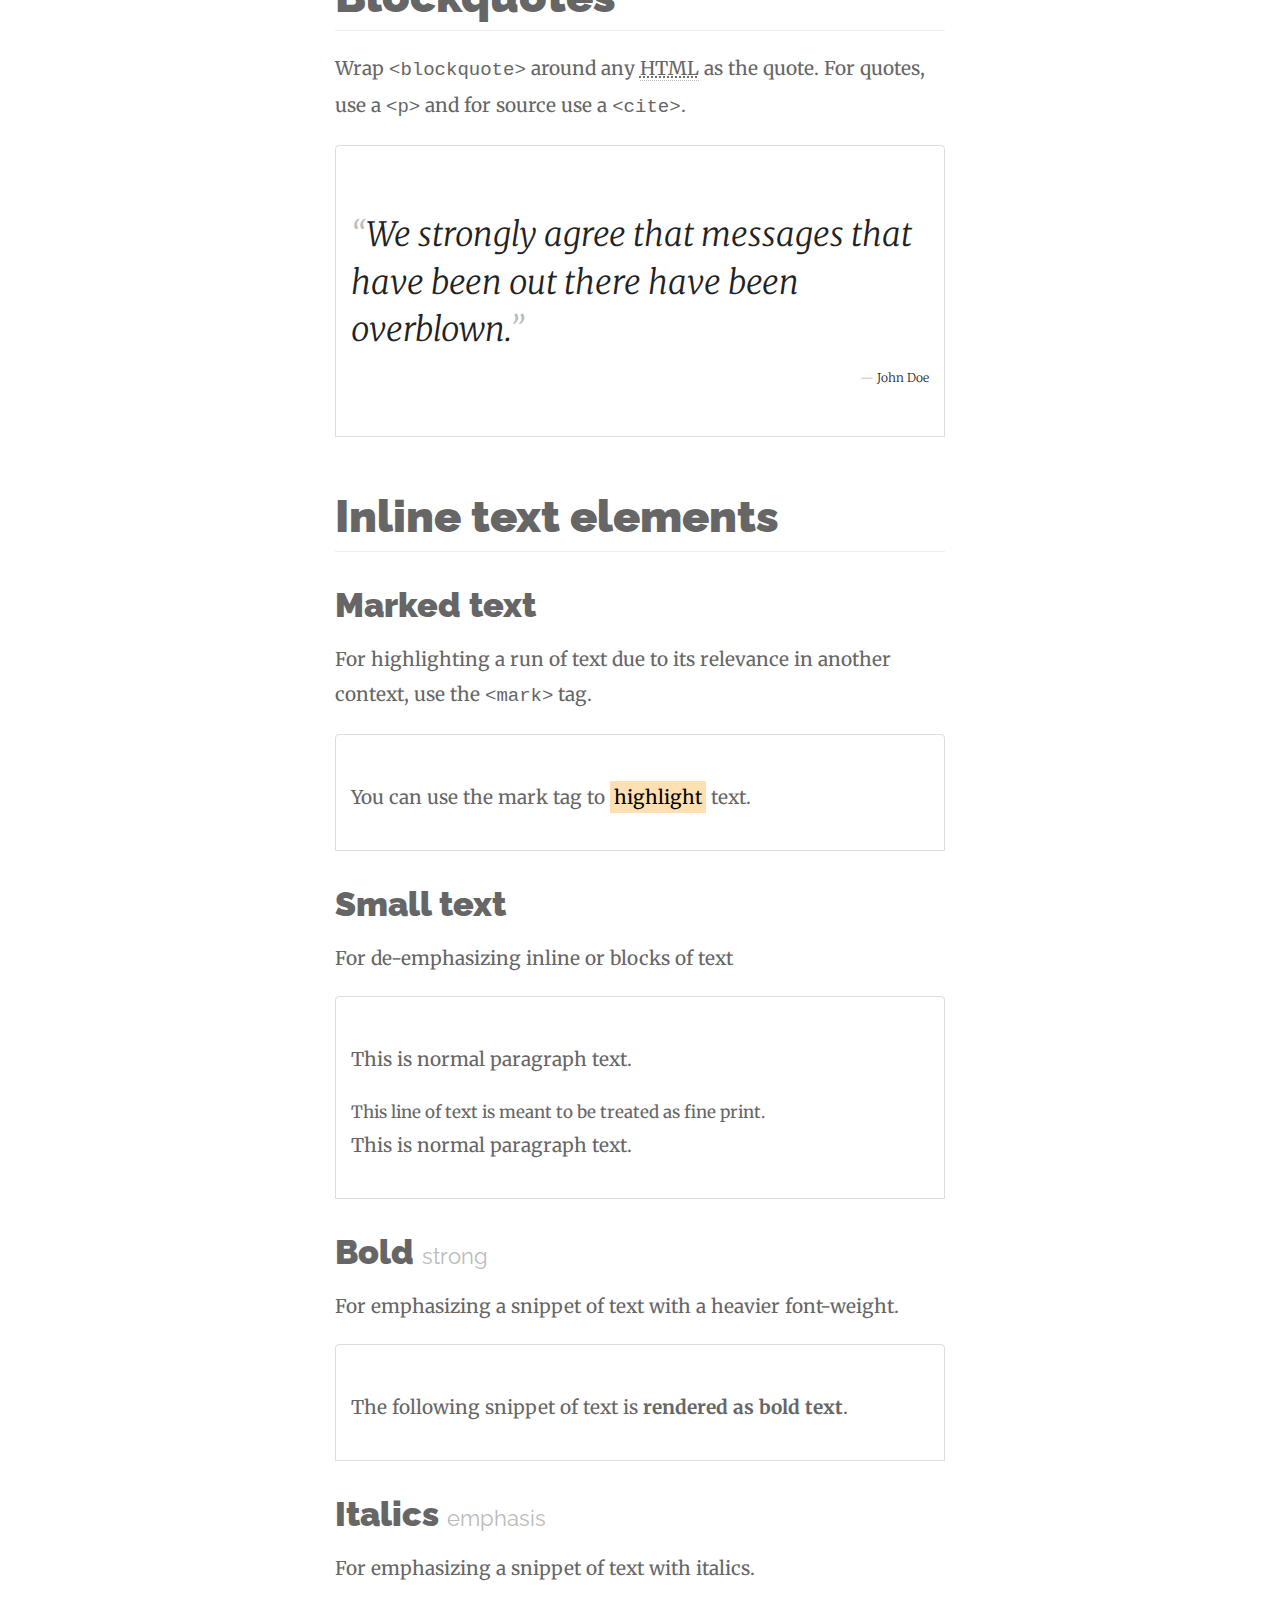
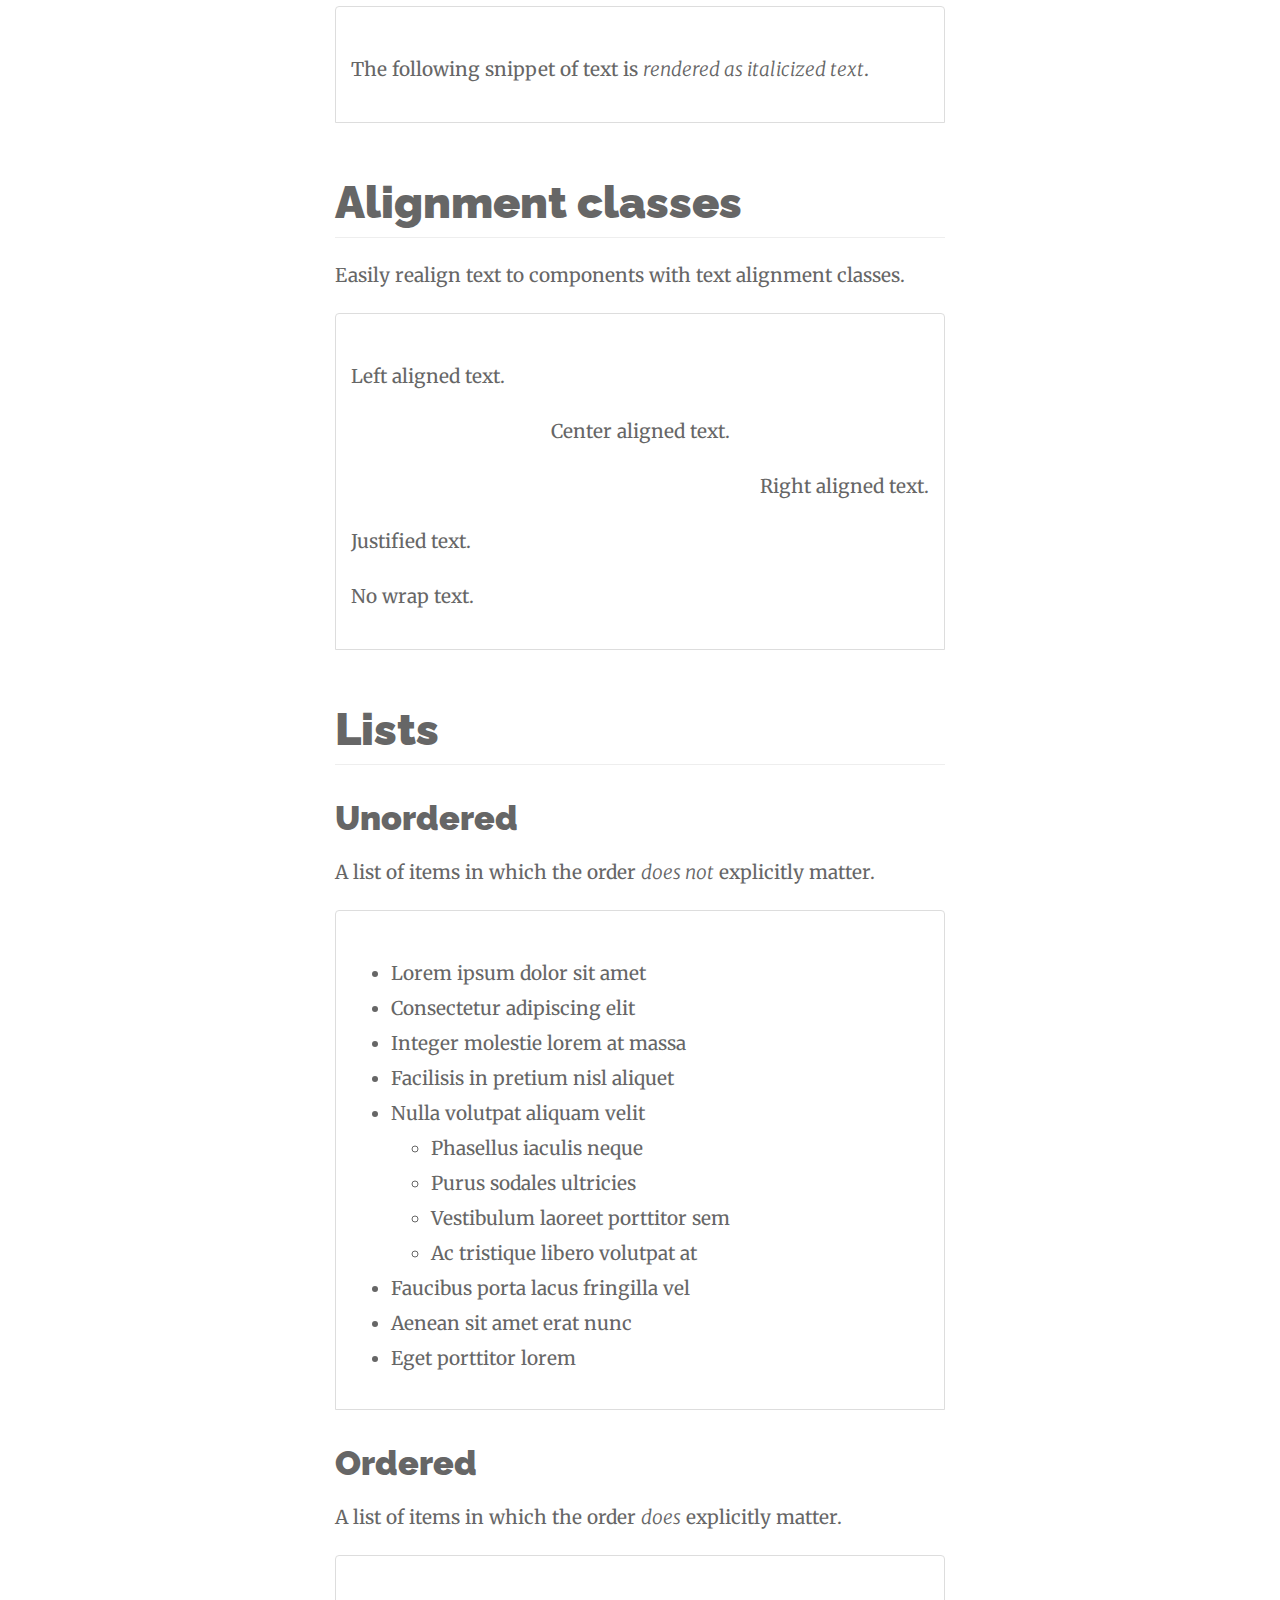
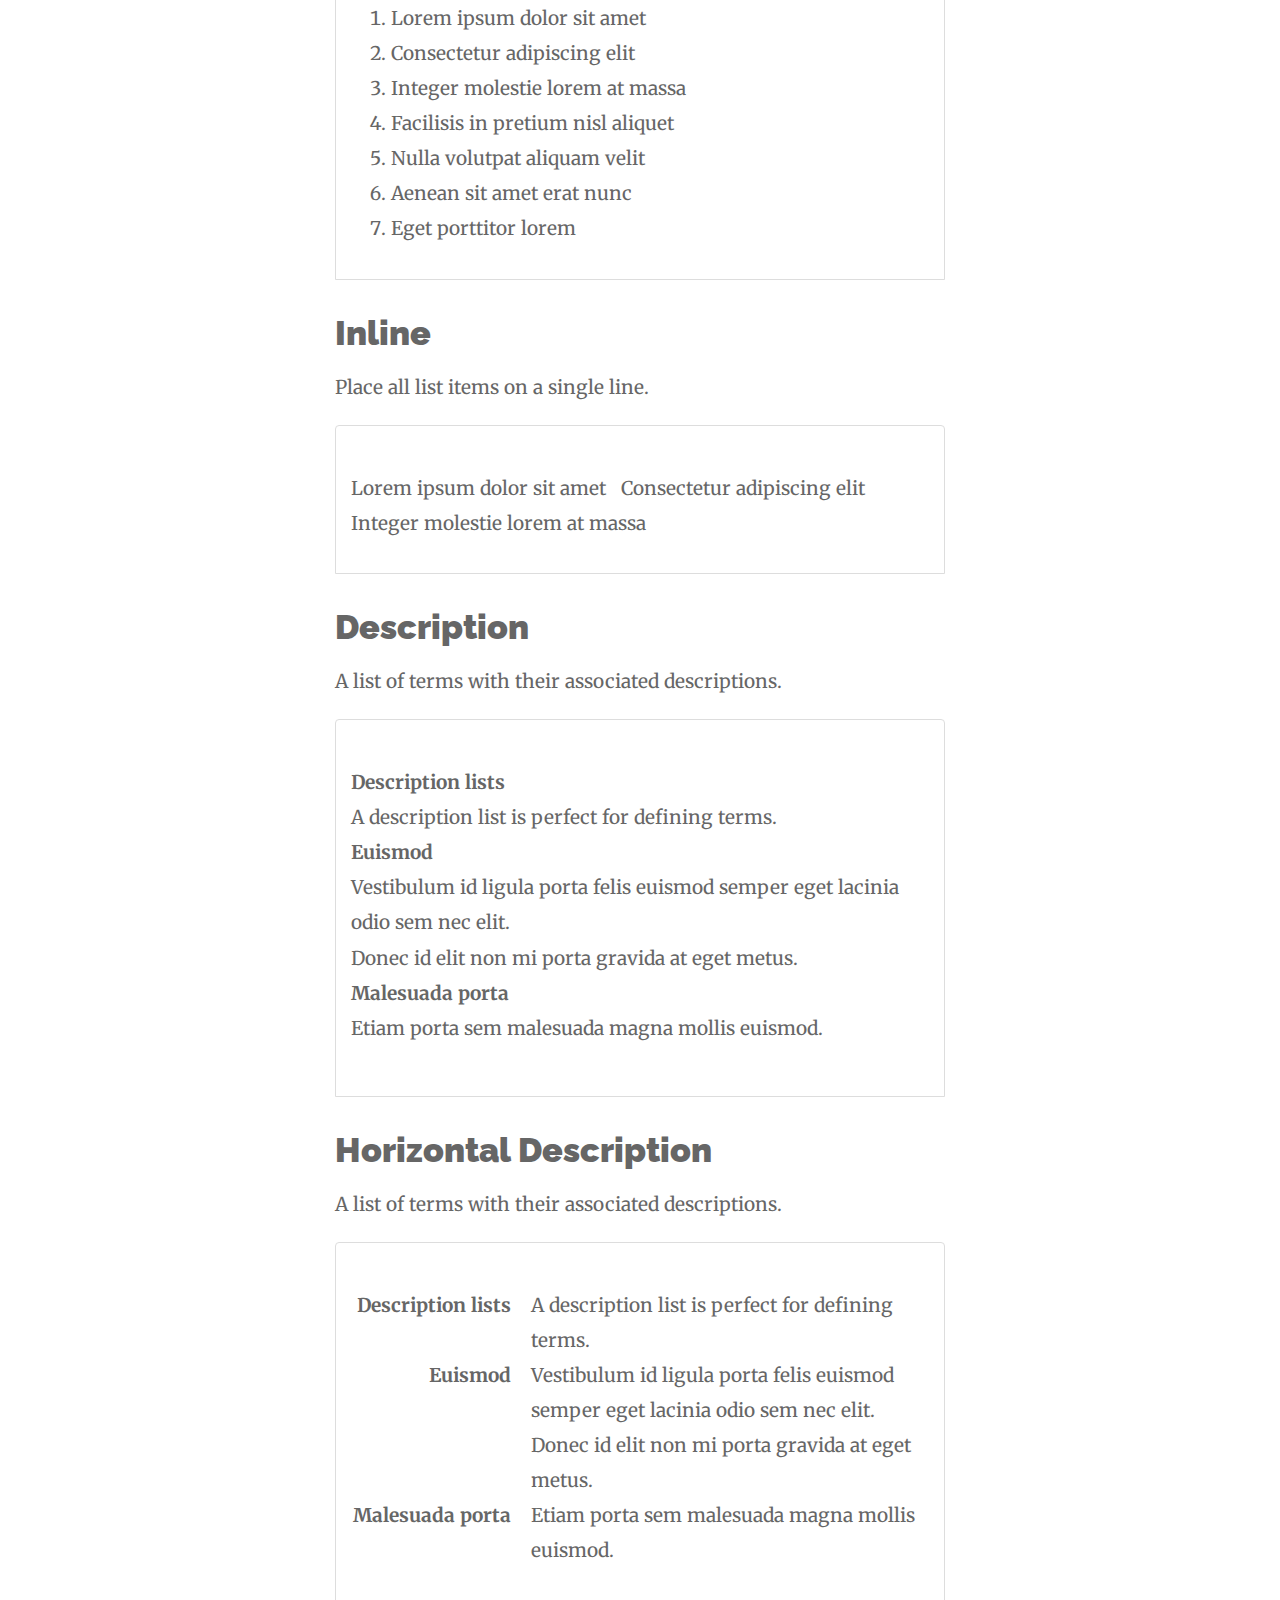
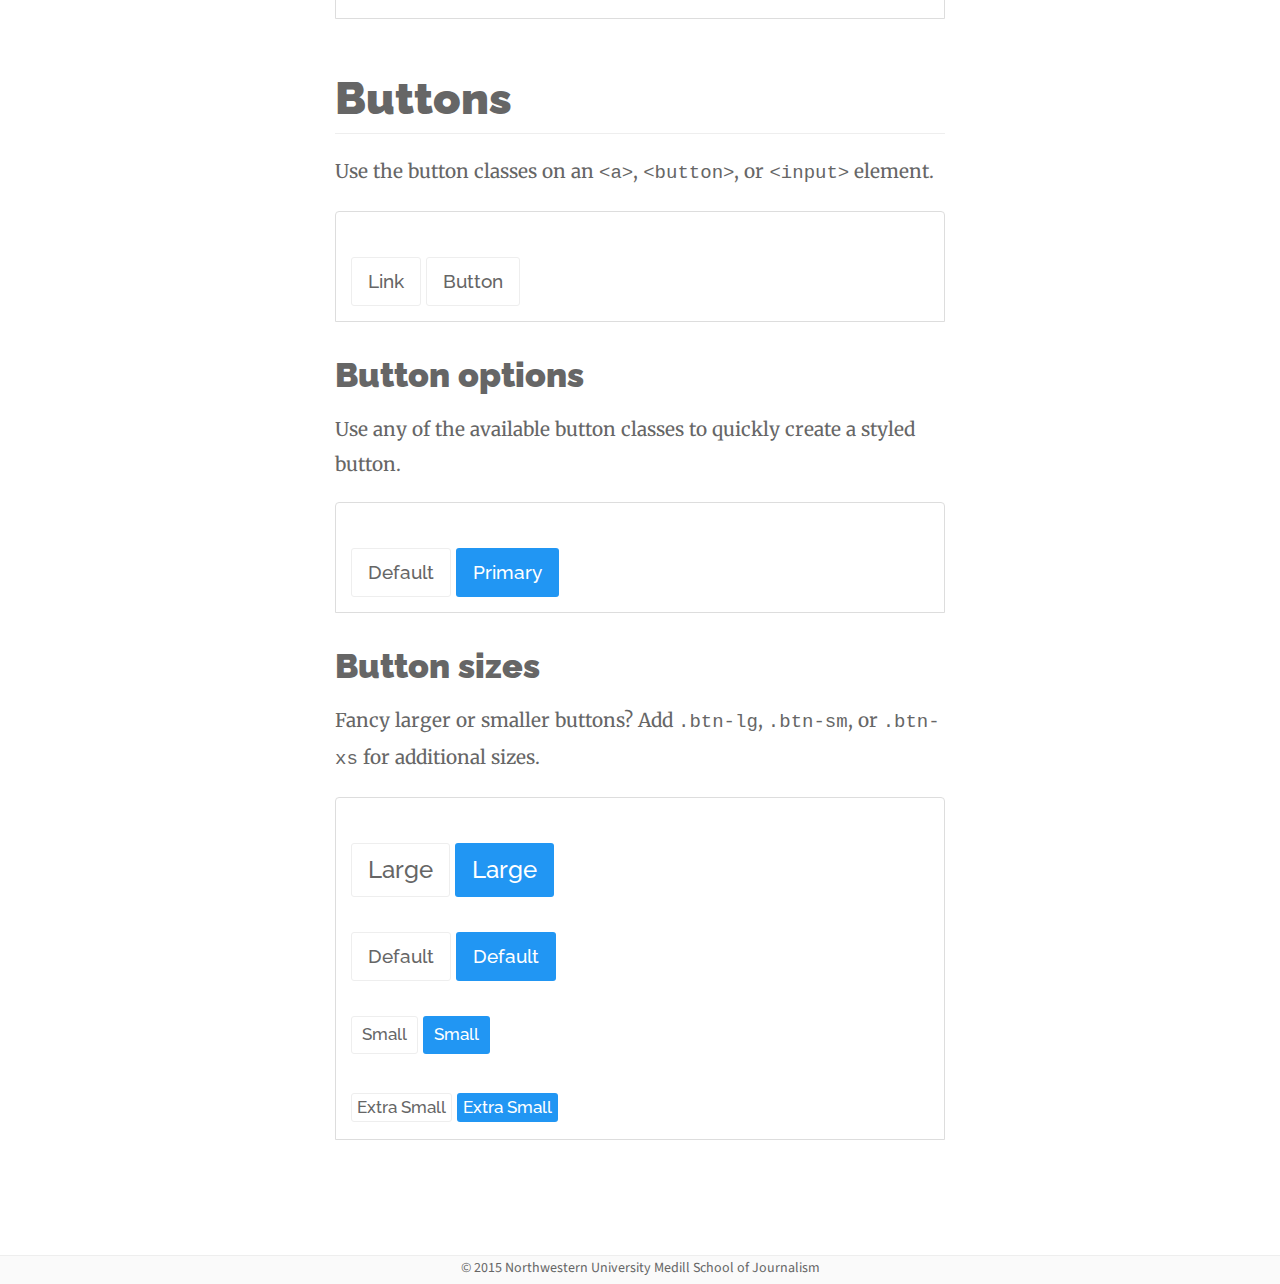
<file: projects/poz-perception/typography.html>
<html lang="en">
  <head>
    <meta charset="utf-8"/>
    <meta http-equiv="X-UA-Compatible" content="IE=edge"/>
    <meta name="viewport" content="width=device-width, initial-scale=1.0"/>
    <meta name="description" content="Starter Kit for Bootstrap"/>
    <meta name="author" content="Zach Wise"/>
    <meta name="keywords" content="Template, Bootstrap"/>
    <meta name="apple-mobile-web-app-capable" content="yes"/>
    <meta name="apple-touch-fullscreen" content="yes"/>
    <title>Project</title>
    <!-- CSS-->
    <link rel="stylesheet" href="css/theflux.css?v10"/>
    <!-- HTML5 shim, for IE6-8 support of HTML elements-->
    <!--if lt IE 9
    script(src='https://oss.maxcdn.com/libs/html5shiv/3.7.0/html5shiv.js')
    script(src='https://oss.maxcdn.com/libs/respond.js/1.3.0/respond.min.js')
    
    -->
    <!-- Icon-->
    <link rel="shortcut icon" href="img/ico/favicon.png"/>
    <link rel="apple-touch-icon-precomposed" href="img/ico/favicon.png"/>
    <link rel="apple-touch-icon-precomposed" href="img/ico/apple-touch-icon-144.png" sizes="144x144"/>
    <!-- Fonts-->
    <!-- To test fonts import them below and set them in the style tag-->
    <link rel="stylesheet" type="text/css" href="http://fonts.googleapis.com/css?family=Raleway:500,100,900"/>
    <link rel="stylesheet" type="text/css" href="http://fonts.googleapis.com/css?family=Merriweather:400,300,300italic,700"/>
    <style>
      body {
      	font-family: 'Merriweather', serif;
      	font-weight:400;
      }
      blockquote, blockquote p {
      	font-family: 'Merriweather', serif;
      	font-weight:300;
      	font-style: italic;
      }
      blockquote cite {
      	font-family: 'Merriweather', serif;
      	font-weight:300;
      	font-style: normal;
      }
      h1, h2, h3, h4, h5, h6 {
      	font-family: 'Raleway', sans-serif;
      	font-weight:900;
      }
      h1 {
      	font-weight:100;
      	font-size: 60px;
      	line-height: 60px;
      }
      p.lead {
      	font-family: 'Merriweather', serif;
      	font-weight:300;
      }
      .btn {
      	font-family: 'Raleway', sans-serif;
      	font-weight:500;
      }
      b, strong {
      	font-weight:700;
      }
      i, cite, em, var, address, dfn {
      	font-weight:300;
      	font-style: italic;
      }
      pre code {
      	font-size:12px;
      }
      pre {
      	margin-top: -16px;
      	margin-right: 0;
      	margin-left: 0;
      	border-width: 1px;
      	border-bottom-right-radius: 4px;
      	border-bottom-left-radius: 4px;
          padding: 9px 14px;
          background-color: #f7f7f9;
          border: 1px solid #e1e1e8;
      }
      
      
    </style>
  </head>
  <body>
    <article class="lazyload">
      <section class="container-fluid bs-example-section">
        <div class="row">
          <div class="col-md-3"></div>
          <div class="col-md-6">
            <h1>Typography</h1>
            <p>To test out font faces, add them to the head of this document and change the <code>&lt;style&gt;</code> tag.</p>
            <p>
              <pre><code>&lt;link rel=&quot;stylesheet&quot; type=&quot;text/css&quot; href=&quot;http://fonts.googleapis.com/css?family=Lora:400,700,400italic&quot;/&gt; 
&lt;link rel=&quot;stylesheet&quot; type=&quot;text/css&quot; href=&quot;http://fonts.googleapis.com/css?family=Patua+One&quot;/&gt; 
&lt;style&gt; 
	body { 
		font-family: 'Lora', serif; 
		font-weight:400;
	} 
	blockquote, blockquote p {
		font-family: 'Lora', serif; font-weight:100; font-style: italic;
	} 
	blockquote cite {
		font-family: 'Lora', serif; font-weight:400; font-style: normal;
	} 
	h1, h2, h3, h4, h5, h6 {
		font-family: 'Patua One', cursive; font-weight:400;
	} 
&lt;/style&gt;
</code></pre>
            </p>
          </div>
        </div>
      </section>
      <section class="container-fluid bs-example-section">
        <div class="row">
          <div class="col-md-3"></div>
          <div class="col-md-6">
            <h2 class="bs-section-title">Headings</h2>
            <p>All HTML headings, h1 through h6, are available. .h1 through .h6 classes are also available, for when you want to match the font styling of a heading but still want your text to be displayed inline.</p>
            <div class="bs-example">
              <h1>h1. Heading</h1>
              <h2>h2. Heading</h2>
              <h3>h3. Heading</h3>
              <h4>h4. Heading</h4>
              <h5>h5. Heading</h5>
              <h6>h6. Heading</h6>
            </div>
            <p>Create lighter, secondary text in any heading with a generic <code>&lt;small&gt;</code> tag or the .small class.</p>
            <div class="bs-example">
              <h1>h1. Heading <small>Secondary text</small></h1>
              <h2>h2. Heading <small>Secondary text</small></h2>
              <h3>h3. Heading <small>Secondary text</small></h3>
              <h4>h4. Heading <small>Secondary text</small></h4>
              <h5>h5. Heading <small>Secondary text</small></h5>
              <h6>h6. Heading <small>Secondary text</small></h6>
            </div>
          </div>
        </div>
      </section>
      <section class="container-fluid bs-example-section">
        <div class="row">
          <div class="col-md-3"></div>
          <div class="col-md-6">
            <h2 class="bs-section-title">Body copy</h2>
            <p>Basic paragraph</p>
            <div class="bs-example">
              <p>Lorem ipsum dolor sit amet, consectetuer adipiscing elit. Morbi commodo, ipsum sed pharetra gravida, orci magna rhoncus neque, id pulvinar odio lorem non turpis. Nullam sit amet enim. Suspendisse id velit vitae ligula volutpat condimentum. Aliquam erat volutpat. Sed quis velit. Nulla facilisi. Nulla libero. Vivamus pharetra posuere sapien. Nam consectetuer. Sed aliquam, nunc eget euismod ullamcorper, lectus nunc ullamcorper orci, fermentum bibendum enim nibh eget ipsum. </p>
              <p>Quisque facilisis erat a dui. Nam malesuada ornare dolor. Cras gravida, diam sit amet rhoncus ornare, erat elit consectetuer erat, id egestas pede nibh eget odio. Proin tincidunt, velit vel porta elementum, magna diam molestie sapien, non aliquet massa pede eu diam. Aliquam iaculis. Fusce et ipsum et nulla tristique facilisis. Donec eget sem sit amet ligula viverra gravida. Etiam vehicula urna vel turpis. Suspendisse sagittis ante a urna.</p>
              <p>Proin at eros non eros adipiscing mollis. Donec semper turpis sed diam. Sed consequat ligula nec tortor. Integer eget sem. Ut vitae enim eu est vehicula gravida. Morbi ipsum ipsum, porta nec, tempor id, auctor vitae, purus. Pellentesque neque. Nulla luctus erat vitae libero. Integer nec enim. Phasellus aliquam enim et tortor. Quisque aliquet, quam elementum condimentum feugiat, tellus odio consectetuer wisi, vel nonummy sem neque in elit. Curabitur eleifend wisi iaculis ipsum. </p>
            </div>
            <h2 class="bs-section-title">Lead body copy</h2>
            <p>Make a paragraph stand out by adding <code>.lead</code>.</p>
            <div class="bs-example">
              <p class="lead">Vivamus sagittis lacus vel augue laoreet rutrum faucibus dolor auctor. Duis mollis, est non commodo luctus.</p>
              <p>Lorem ipsum dolor sit amet, consectetuer adipiscing elit. Morbi commodo, ipsum sed pharetra gravida, orci magna rhoncus neque, id pulvinar odio lorem non turpis. Nullam sit amet enim. Suspendisse id velit vitae ligula volutpat condimentum. Aliquam erat volutpat. Sed quis velit. Nulla facilisi. Nulla libero. Vivamus pharetra posuere sapien. Nam consectetuer. Sed aliquam, nunc eget euismod ullamcorper, lectus nunc ullamcorper orci, fermentum bibendum enim nibh eget ipsum. </p>
              <p>Quisque facilisis erat a dui. Nam malesuada ornare dolor. Cras gravida, diam sit amet rhoncus ornare, erat elit consectetuer erat, id egestas pede nibh eget odio. Proin tincidunt, velit vel porta elementum, magna diam molestie sapien, non aliquet massa pede eu diam. Aliquam iaculis. Fusce et ipsum et nulla tristique facilisis. Donec eget sem sit amet ligula viverra gravida. Etiam vehicula urna vel turpis. Suspendisse sagittis ante a urna.</p>
              <p>Proin at eros non eros adipiscing mollis. Donec semper turpis sed diam. Sed consequat ligula nec tortor. Integer eget sem. Ut vitae enim eu est vehicula gravida. Morbi ipsum ipsum, porta nec, tempor id, auctor vitae, purus. Pellentesque neque. Nulla luctus erat vitae libero. Integer nec enim. Phasellus aliquam enim et tortor. Quisque aliquet, quam elementum condimentum feugiat, tellus odio consectetuer wisi, vel nonummy sem neque in elit. Curabitur eleifend wisi iaculis ipsum. </p>
            </div>
          </div>
        </div>
      </section>
      <section class="container-fluid bs-example-section">
        <div class="row">
          <div class="col-md-3"></div>
          <div class="col-md-6">
            <h2 class="bs-section-title">Blockquotes</h2>
            <p>Wrap <code>&lt;blockquote&gt;</code> around any <abbr title="HyperText Markup Language">HTML</abbr> as the quote. For quotes, use a <code>&lt;p&gt;</code> and for source use a <code>&lt;cite&gt;</code>.</p>
            <div class="bs-example">
              <blockquote>
                <p>We strongly agree that messages that have been out there have been overblown.</p>
                <cite>John Doe</cite>
              </blockquote>
            </div>
          </div>
        </div>
      </section>
      <section class="container-fluid bs-example-section">
        <div class="row">
          <div class="col-md-3"></div>
          <div class="col-md-6">
            <h2 class="bs-section-title">Inline text elements</h2>
            <h3>Marked text</h3>
            <p>For highlighting a run of text due to its relevance in another context, use the <code>&lt;mark&gt;</code> tag.</p>
            <div class="bs-example">
              <p>You can use the mark tag to <mark>highlight</mark> text.</p>
            </div>
            <h3>Small text</h3>
            <p>For de-emphasizing inline or blocks of text</p>
            <div class="bs-example">
              <p>This is normal paragraph text.</p><small>This line of text is meant to be treated as fine print.</small>
              <p>This is normal paragraph text.</p>
            </div>
            <h3>Bold <small>strong</small></h3>
            <p>For emphasizing a snippet of text with a heavier font-weight.</p>
            <div class="bs-example">
              <p>The following snippet of text is <strong>rendered as bold text</strong>.</p>
            </div>
            <h3>Italics <small>emphasis</small></h3>
            <p>For emphasizing a snippet of text with italics.</p>
            <div class="bs-example">
              <p>The following snippet of text is <em>rendered as italicized text</em>.</p>
            </div>
          </div>
        </div>
      </section>
      <section class="container-fluid bs-example-section">
        <div class="row">
          <div class="col-md-3"></div>
          <div class="col-md-6">
            <h2 class="bs-section-title">Alignment classes</h2>
            <p>Easily realign text to components with text alignment classes.</p>
            <div class="bs-example">
              <p class="text-left">Left aligned text.</p>
              <p class="text-center">Center aligned text.</p>
              <p class="text-right">Right aligned text.</p>
              <p class="text-justify">Justified text.</p>
              <p class="text-nowrap">No wrap text.</p>
            </div>
          </div>
        </div>
      </section>
      <section class="container-fluid bs-example-section">
        <div class="row">
          <div class="col-md-3"></div>
          <div class="col-md-6">
            <h2 class="bs-section-title">Lists</h2>
            <h3>Unordered</h3>
            <p>A list of items in which the order <em>does not</em> explicitly matter.</p>
            <div class="bs-example">
              <ul>
                <li>Lorem ipsum dolor sit amet</li>
                <li>Consectetur adipiscing elit</li>
                <li>Integer molestie lorem at massa</li>
                <li>Facilisis in pretium nisl aliquet</li>
                <li>Nulla volutpat aliquam velit
                  <ul>
                    <li>Phasellus iaculis neque</li>
                    <li>Purus sodales ultricies</li>
                    <li>Vestibulum laoreet porttitor sem</li>
                    <li>Ac tristique libero volutpat at</li>
                  </ul>
                </li>
                <li>Faucibus porta lacus fringilla vel</li>
                <li>Aenean sit amet erat nunc</li>
                <li>Eget porttitor lorem</li>
              </ul>
            </div>
            <h3>Ordered</h3>
            <p>A list of items in which the order <em>does</em> explicitly matter.</p>
            <div class="bs-example">
              <ol>
                <li>Lorem ipsum dolor sit amet</li>
                <li>Consectetur adipiscing elit</li>
                <li>Integer molestie lorem at massa</li>
                <li>Facilisis in pretium nisl aliquet</li>
                <li>Nulla volutpat aliquam velit</li>
                <li>Aenean sit amet erat nunc</li>
                <li>Eget porttitor lorem</li>
              </ol>
            </div>
            <h3>Inline</h3>
            <p>Place all list items on a single line.</p>
            <div class="bs-example">
              <ul class="list-inline">
                <li>Lorem ipsum dolor sit amet</li>
                <li>Consectetur adipiscing elit</li>
                <li>Integer molestie lorem at massa</li>
              </ul>
            </div>
            <h3>Description</h3>
            <p>A list of terms with their associated descriptions.</p>
            <div class="bs-example">
              <dl>
                <dt>Description lists</dt>
                <dd>A description list is perfect for defining terms.</dd>
                <dt>Euismod</dt>
                <dd>Vestibulum id ligula porta felis euismod semper eget lacinia odio sem nec elit.</dd>
                <dd>Donec id elit non mi porta gravida at eget metus.</dd>
                <dt>Malesuada porta</dt>
                <dd>Etiam porta sem malesuada magna mollis euismod.</dd>
              </dl>
            </div>
            <h3>Horizontal Description </h3>
            <p>A list of terms with their associated descriptions.</p>
            <div class="bs-example">
              <dl class="dl-horizontal">
                <dt>Description lists</dt>
                <dd>A description list is perfect for defining terms.</dd>
                <dt>Euismod</dt>
                <dd>Vestibulum id ligula porta felis euismod semper eget lacinia odio sem nec elit.</dd>
                <dd>Donec id elit non mi porta gravida at eget metus.</dd>
                <dt>Malesuada porta</dt>
                <dd>Etiam porta sem malesuada magna mollis euismod.</dd>
              </dl>
            </div>
          </div>
        </div>
      </section>
      <section class="container-fluid bs-example-section">
        <div class="row">
          <div class="col-md-3"></div>
          <div class="col-md-6">
            <h2 class="bs-section-title">Buttons</h2>
            <p>Use the button classes on an <code>&lt;a&gt;</code>, <code>&lt;button&gt;</code>, or <code>&lt;input&gt;</code> element.</p>
            <div class="bs-example"><a href="#" role="button" class="btn btn-default">Link</a>
              <button type="submit" class="btn btn-default">Button</button>
            </div>
            <h3>Button options</h3>
            <p>Use any of the available button classes to quickly create a styled button.</p>
            <div class="bs-example"><a href="#" role="button" class="btn btn-default">Default</a> <a href="#" role="button" class="btn btn-primary">Primary</a></div>
            <h3>Button sizes</h3>
            <p>Fancy larger or smaller buttons? Add <code>.btn-lg</code>, <code>.btn-sm</code>, or <code>.btn-xs</code> for additional sizes.</p>
            <div class="bs-example"><a href="#" role="button" class="btn btn-default btn-lg">Large</a> <a href="#" role="button" class="btn btn-primary btn-lg">Large</a><br/><br/><a href="#" role="button" class="btn btn-default">Default</a> <a href="#" role="button" class="btn btn-primary">Default</a><br/><br/><a href="#" role="button" class="btn btn-default btn-sm">Small</a> <a href="#" role="button" class="btn btn-primary btn-sm">Small</a><br/><br/><a href="#" role="button" class="btn btn-default btn-xs">Extra Small</a> <a href="#" role="button" class="btn btn-primary btn-xs">Extra Small</a></div>
          </div>
        </div>
      </section>
    </article>
    <!-- Footer-->
    <footer>
      <div class="container">
        <p style="text-align:center;">
           
          &copy; 2015 Northwestern University Medill School of Journalism 
        </p>
      </div>
    </footer>
    <!-- JavaScript-->
    <script type="text/javascript" src="https://ajax.googleapis.com/ajax/libs/jquery/1.11.2/jquery.min.js"></script>
    <script type="text/javascript" src="js/theflux.js?v10"></script>
  </body>
</html>
</file>
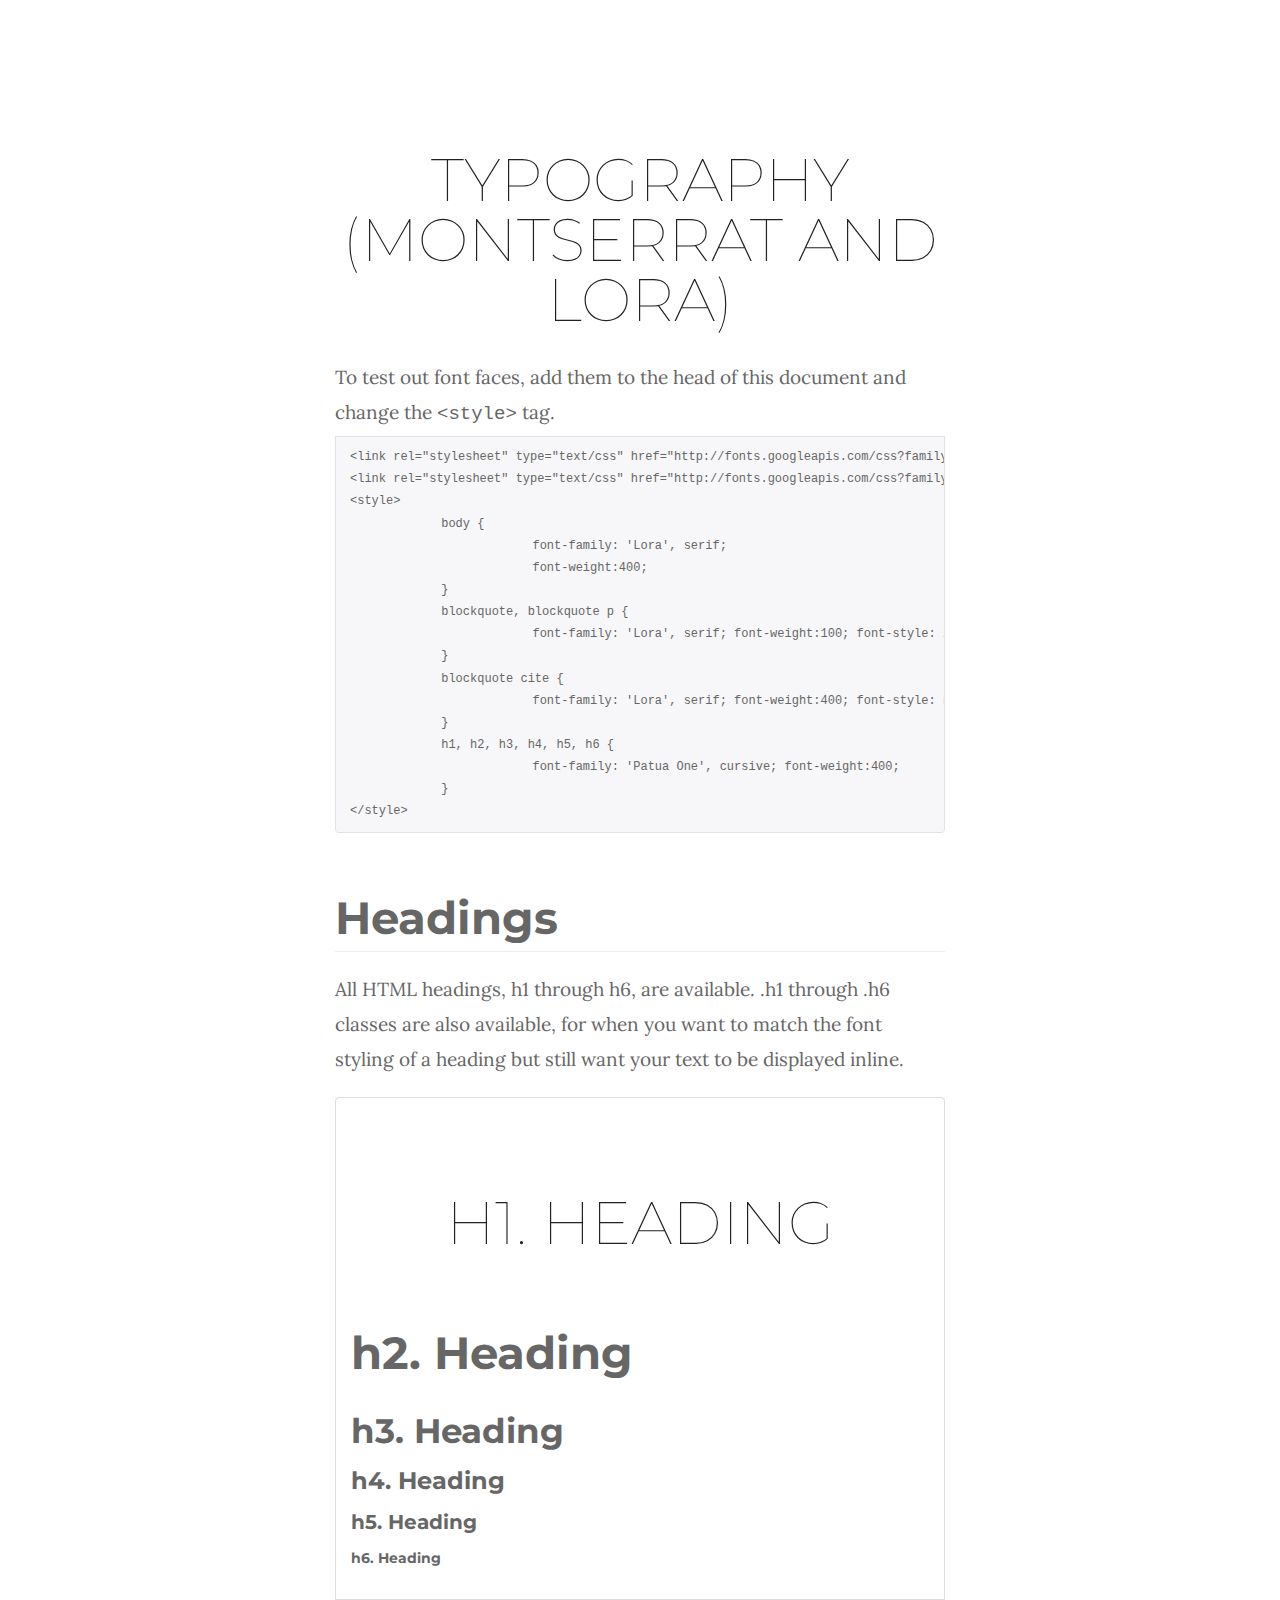
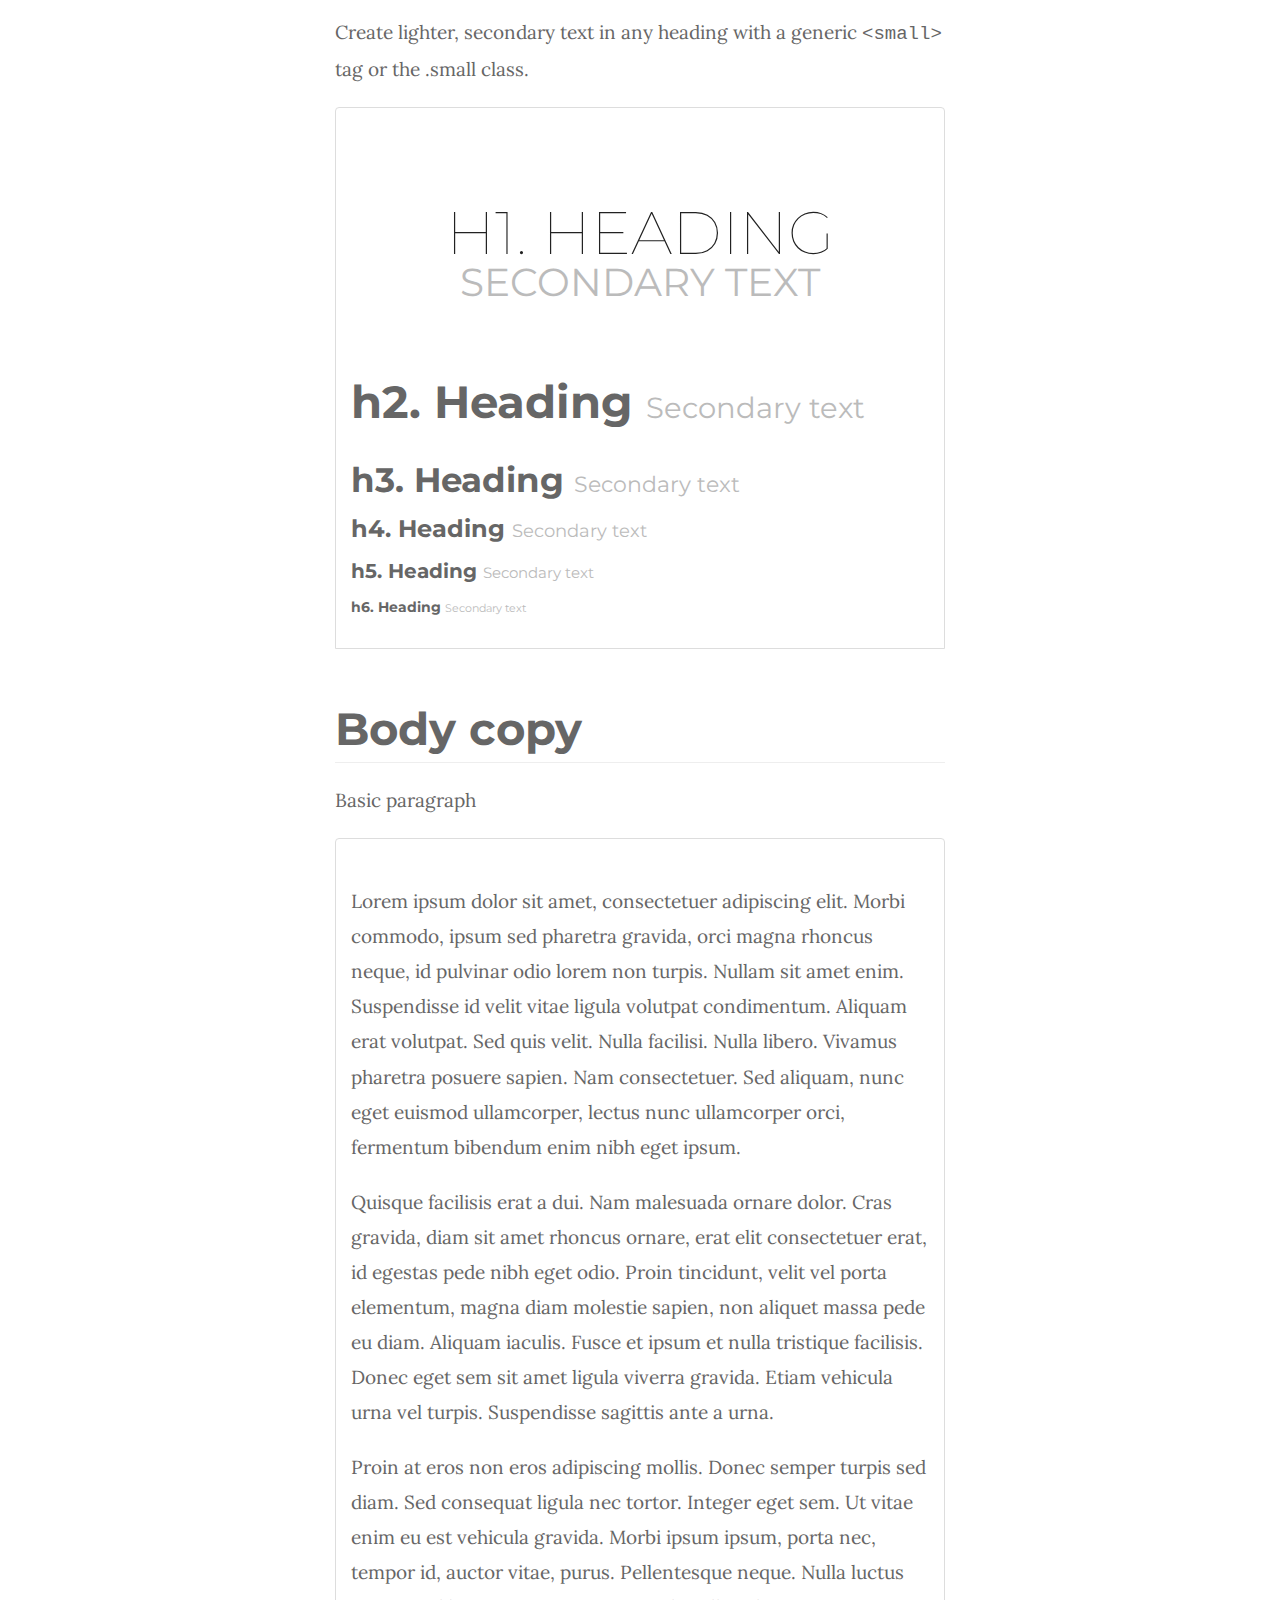
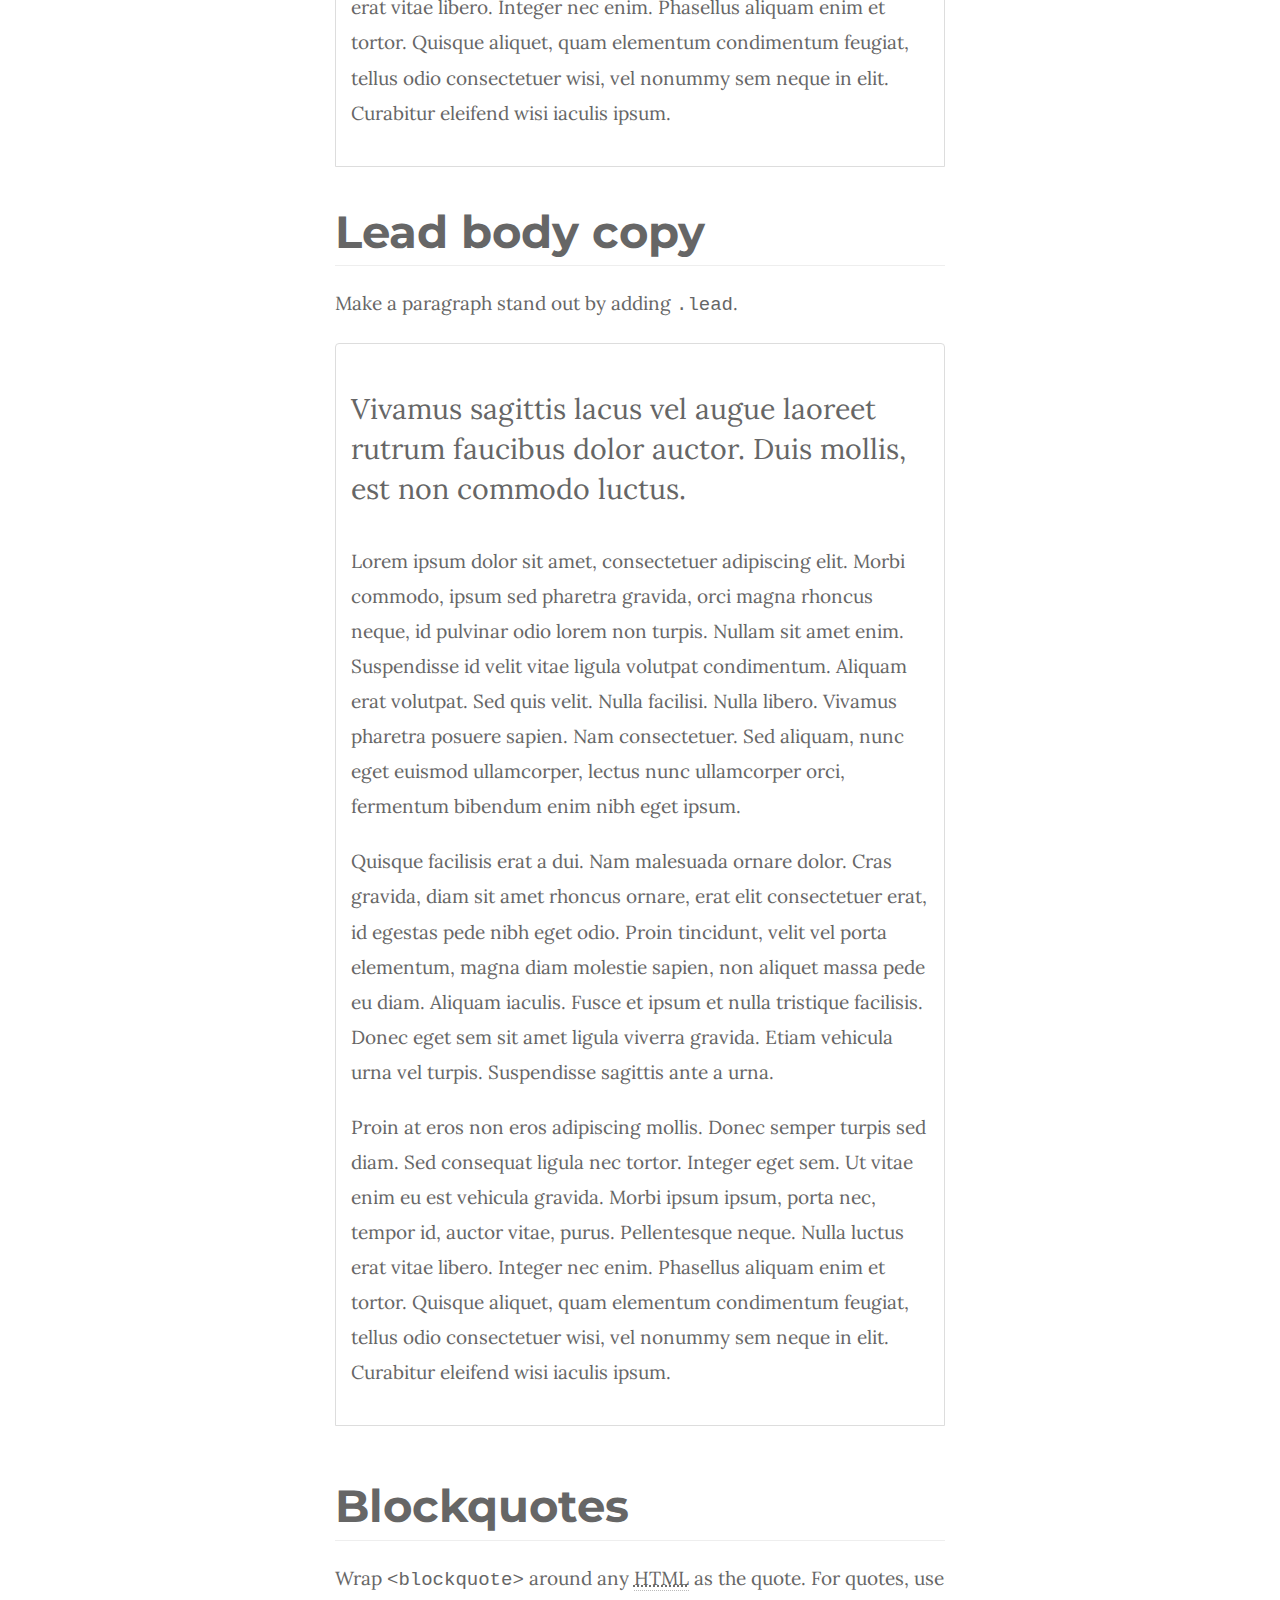
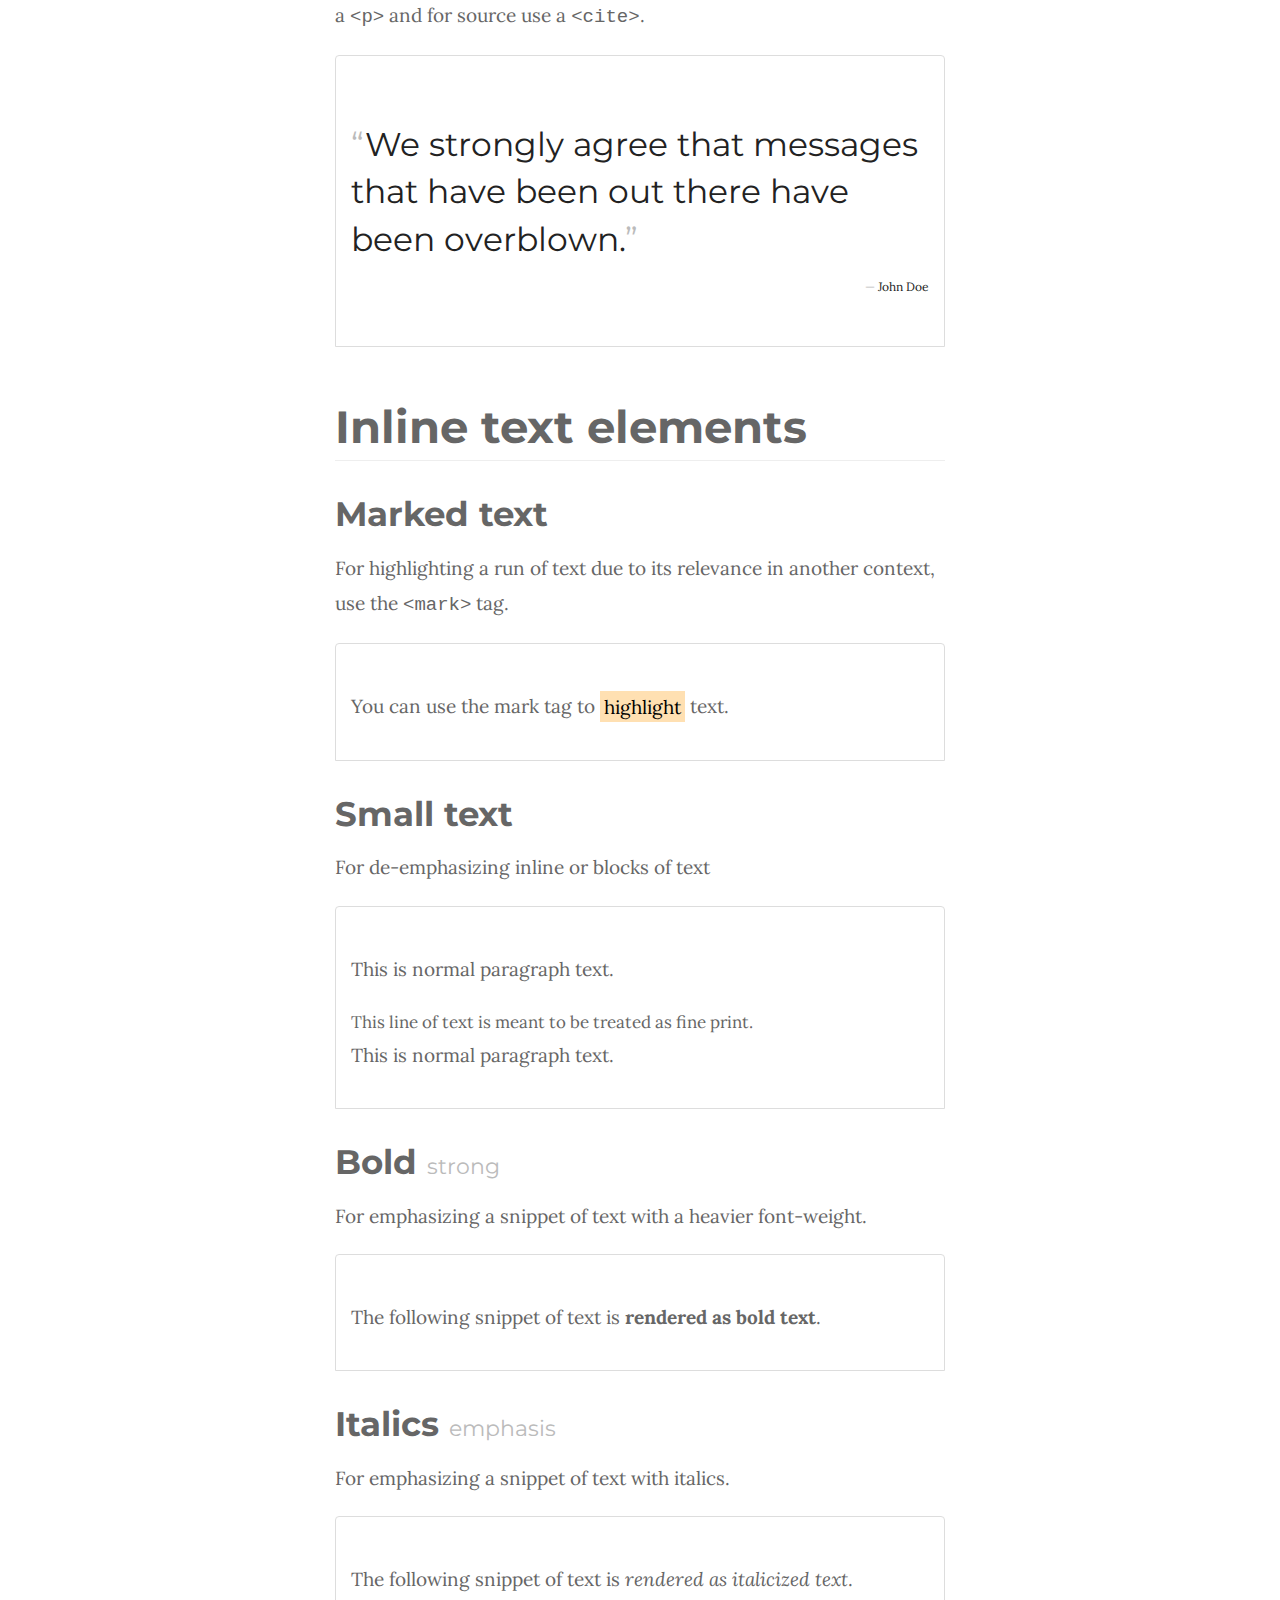
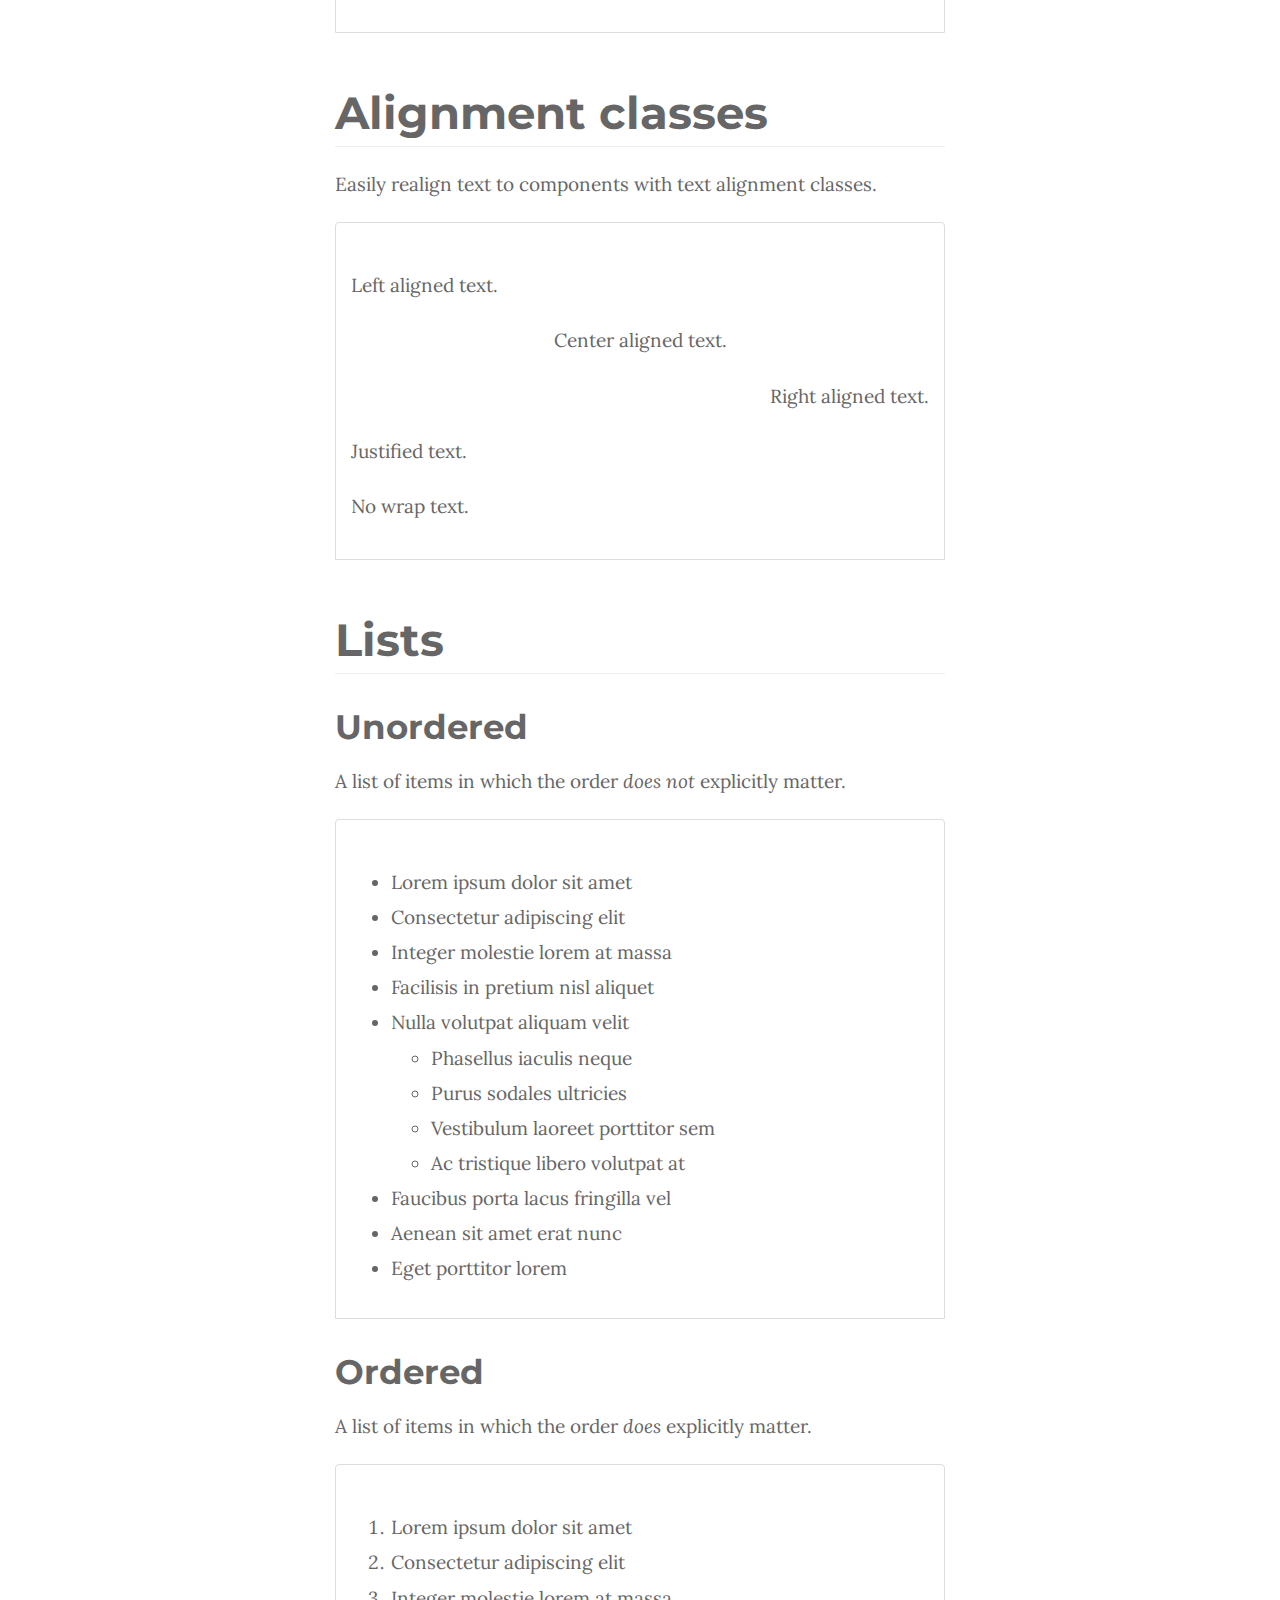
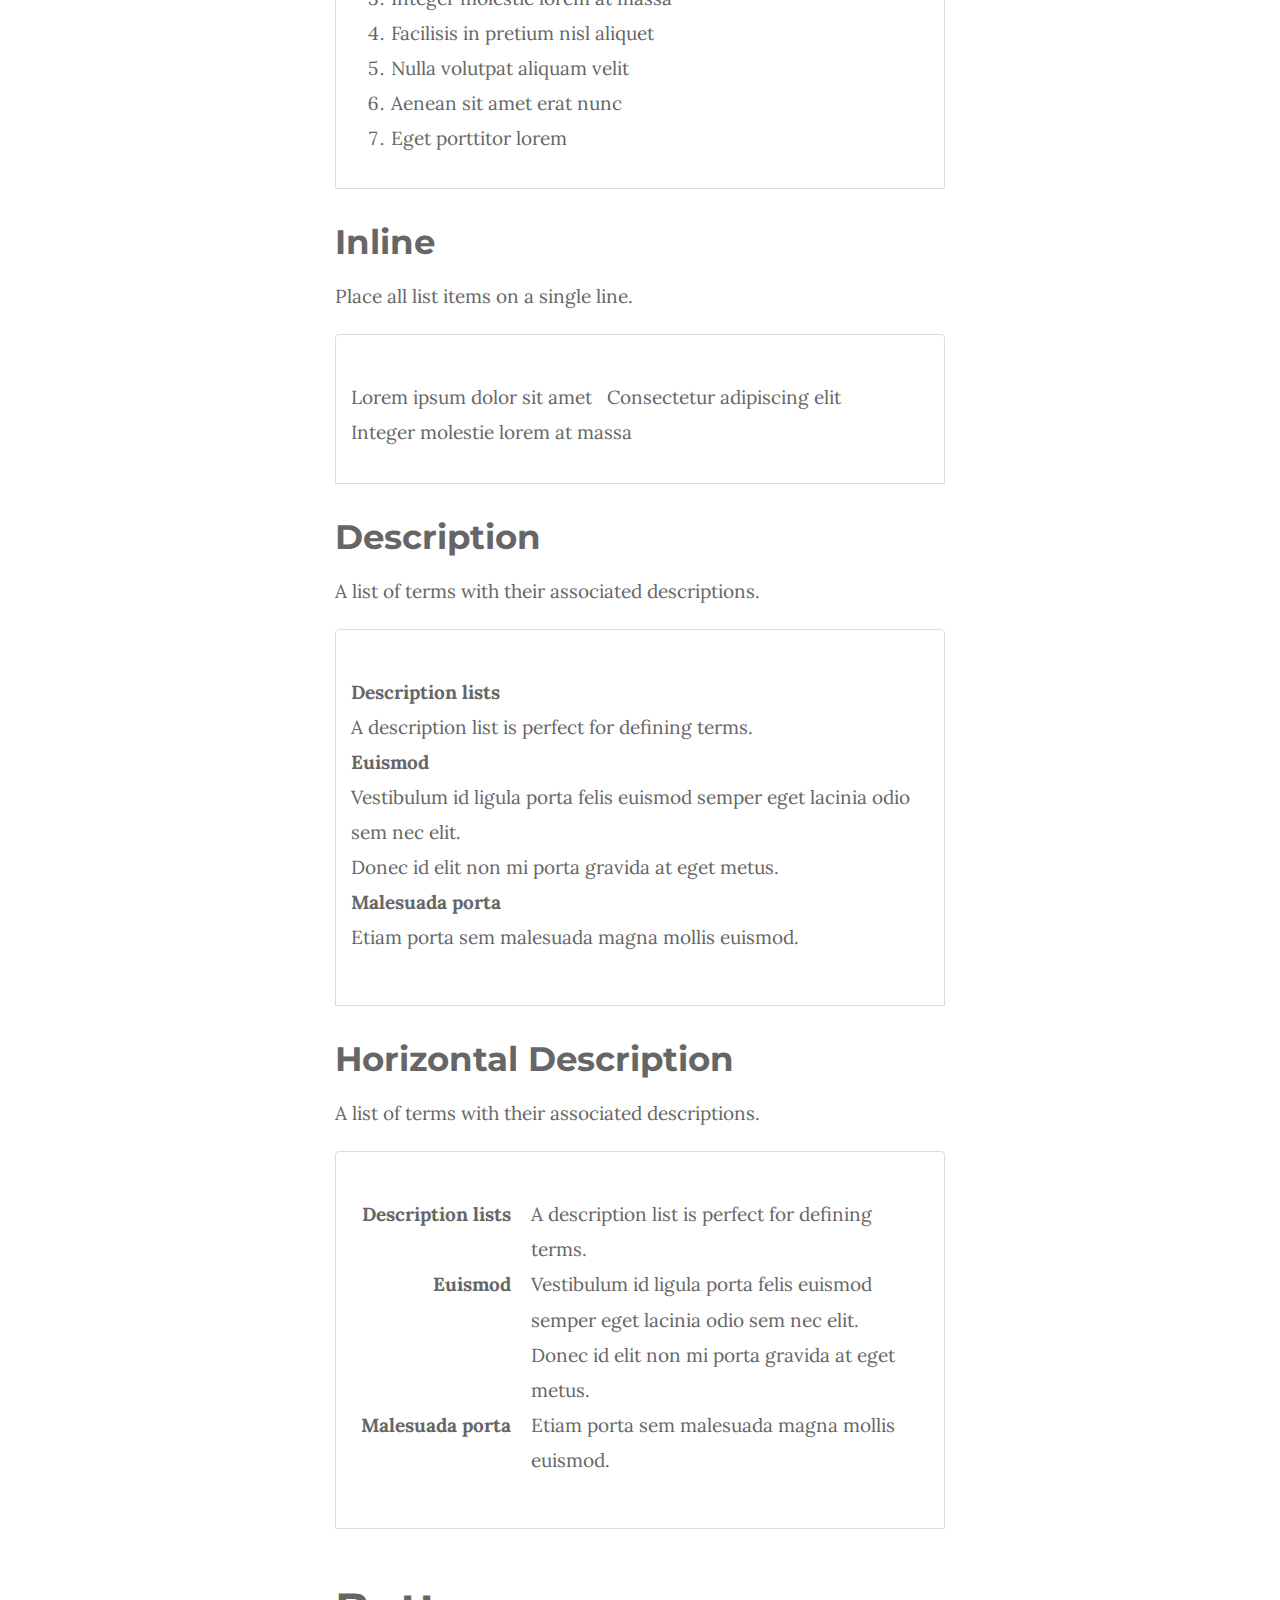
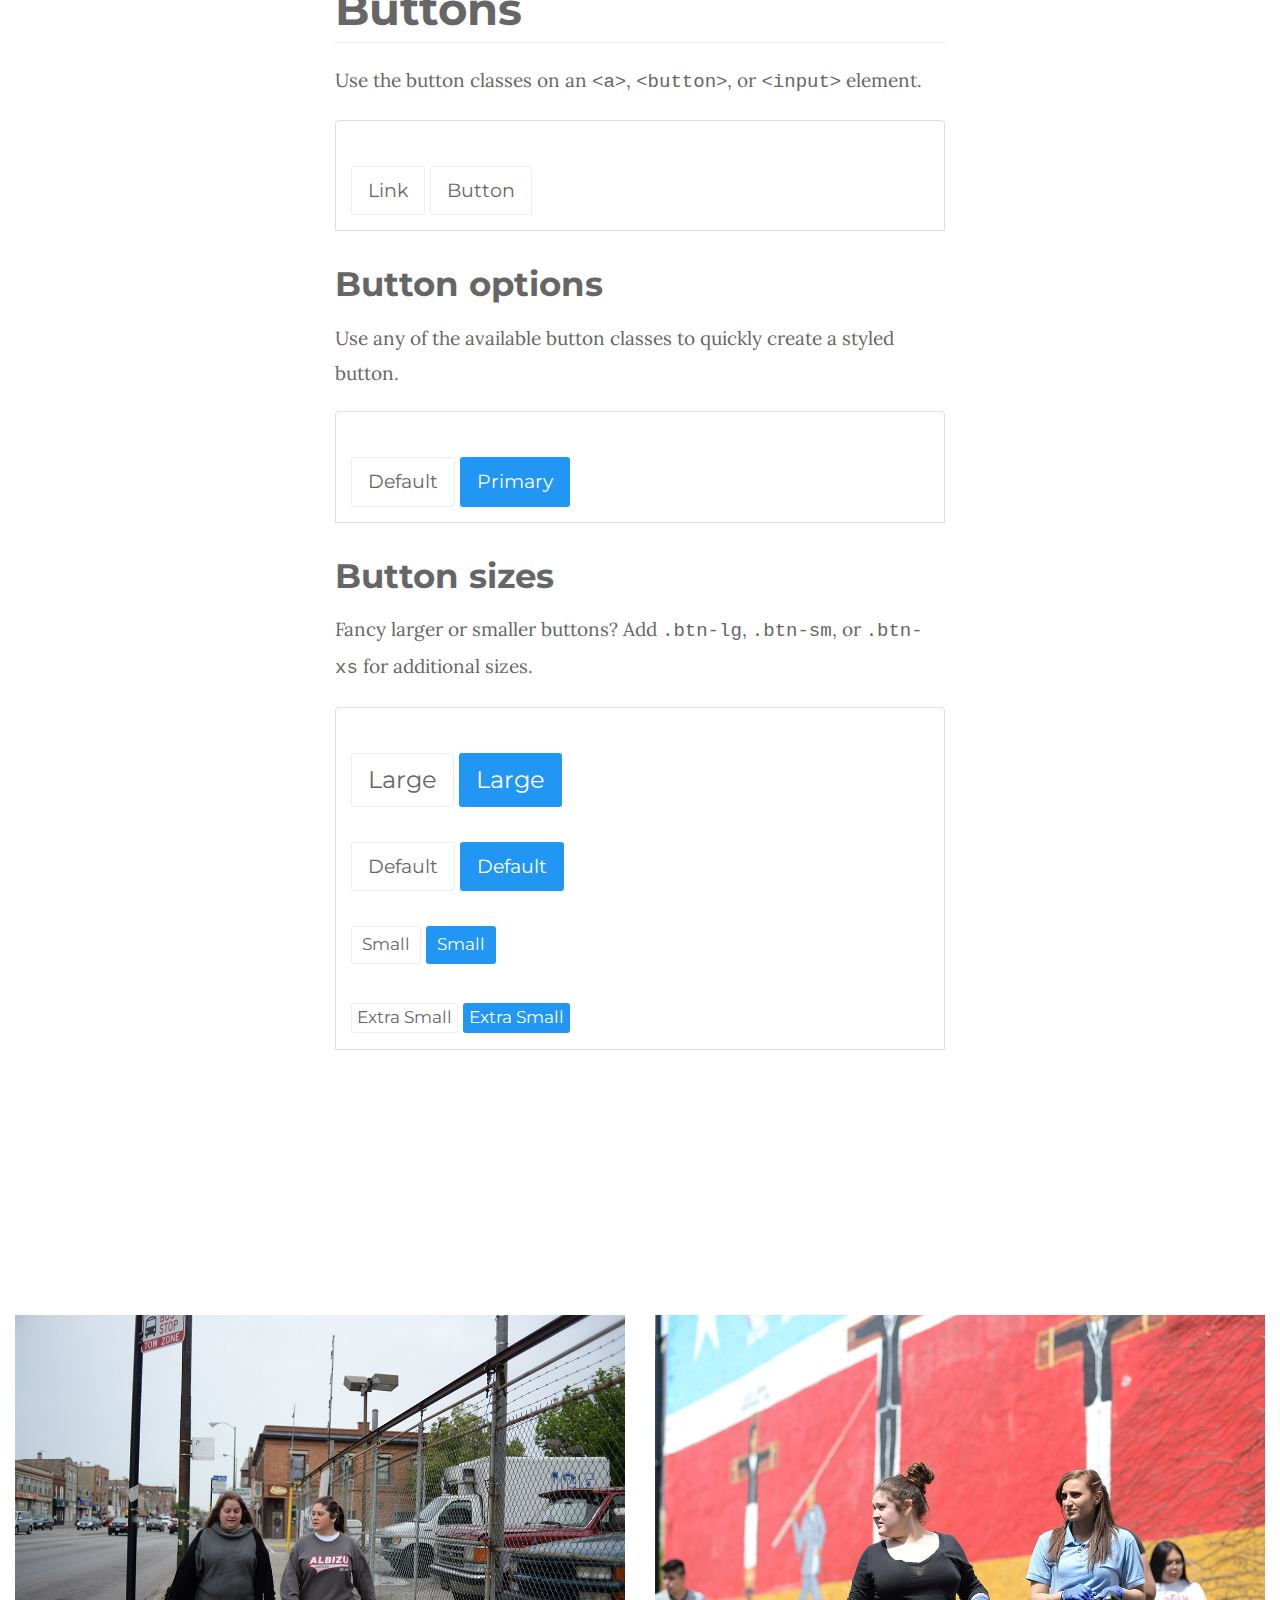
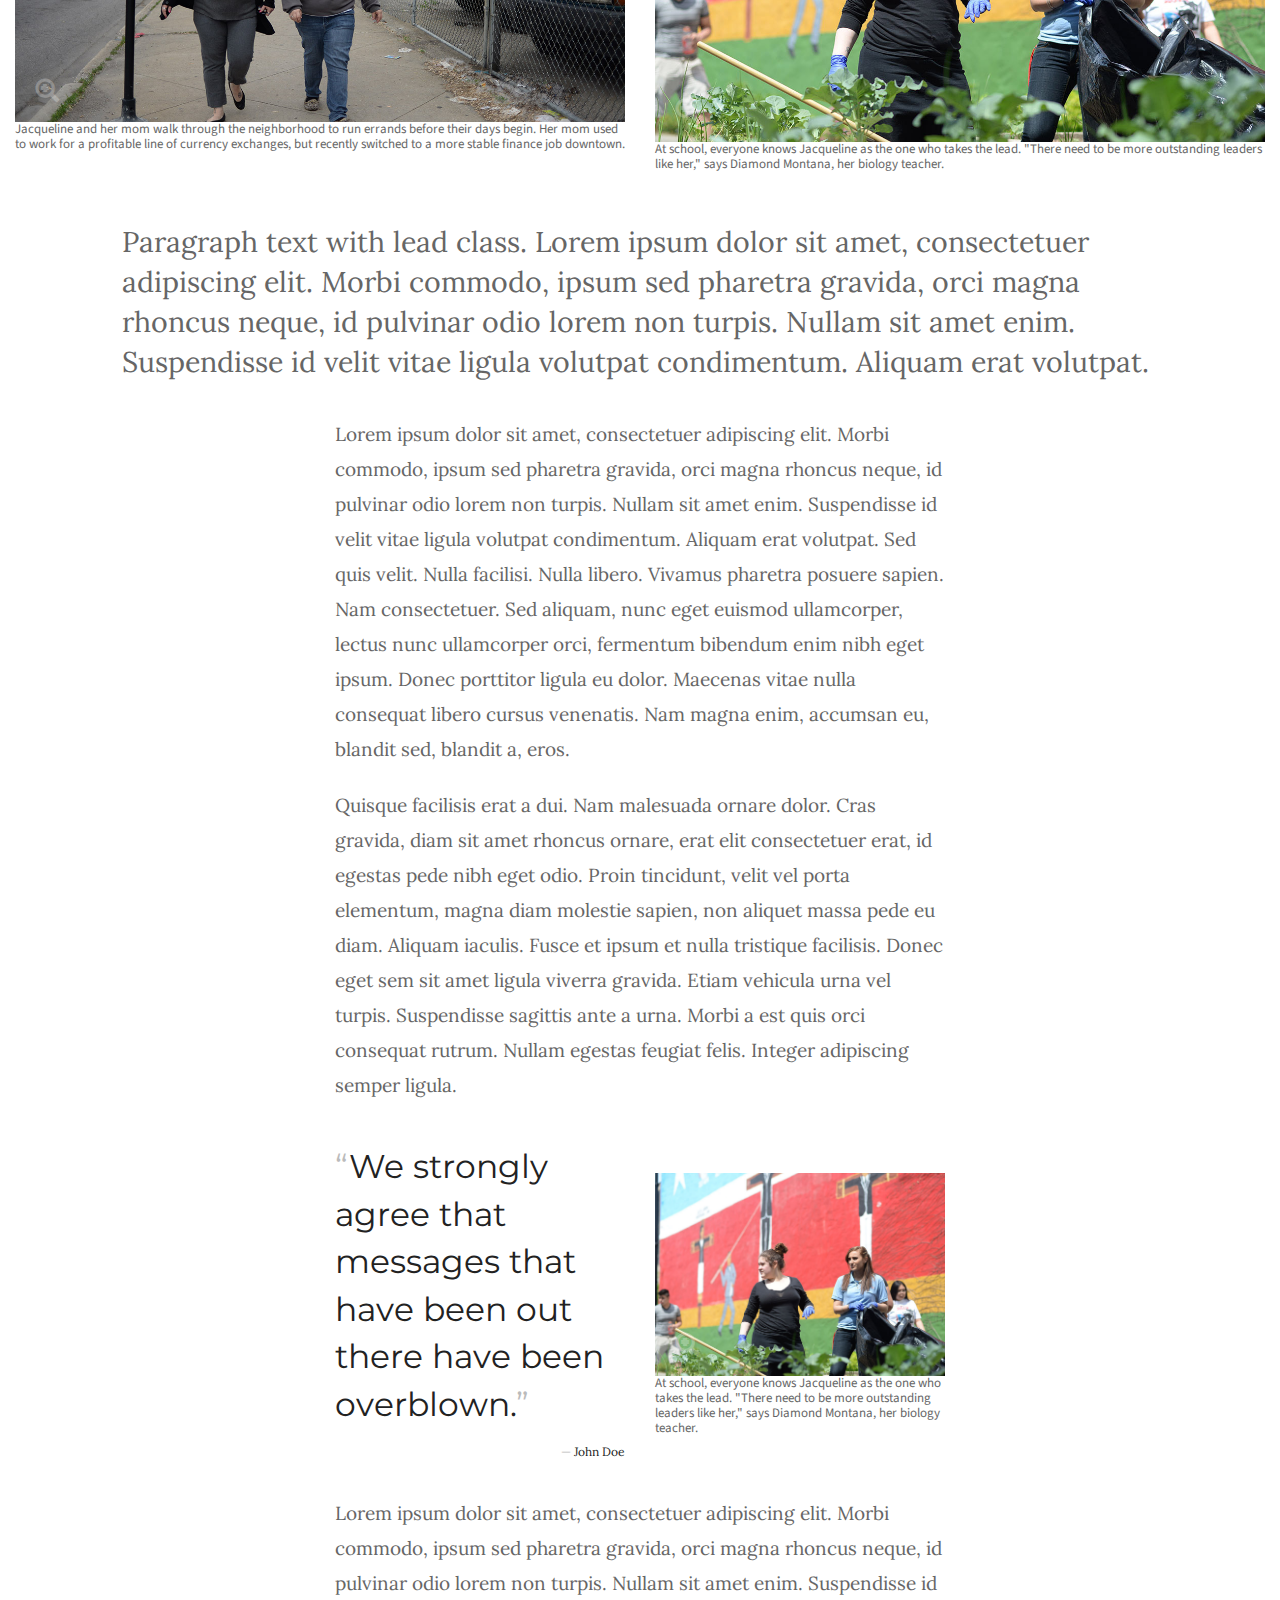
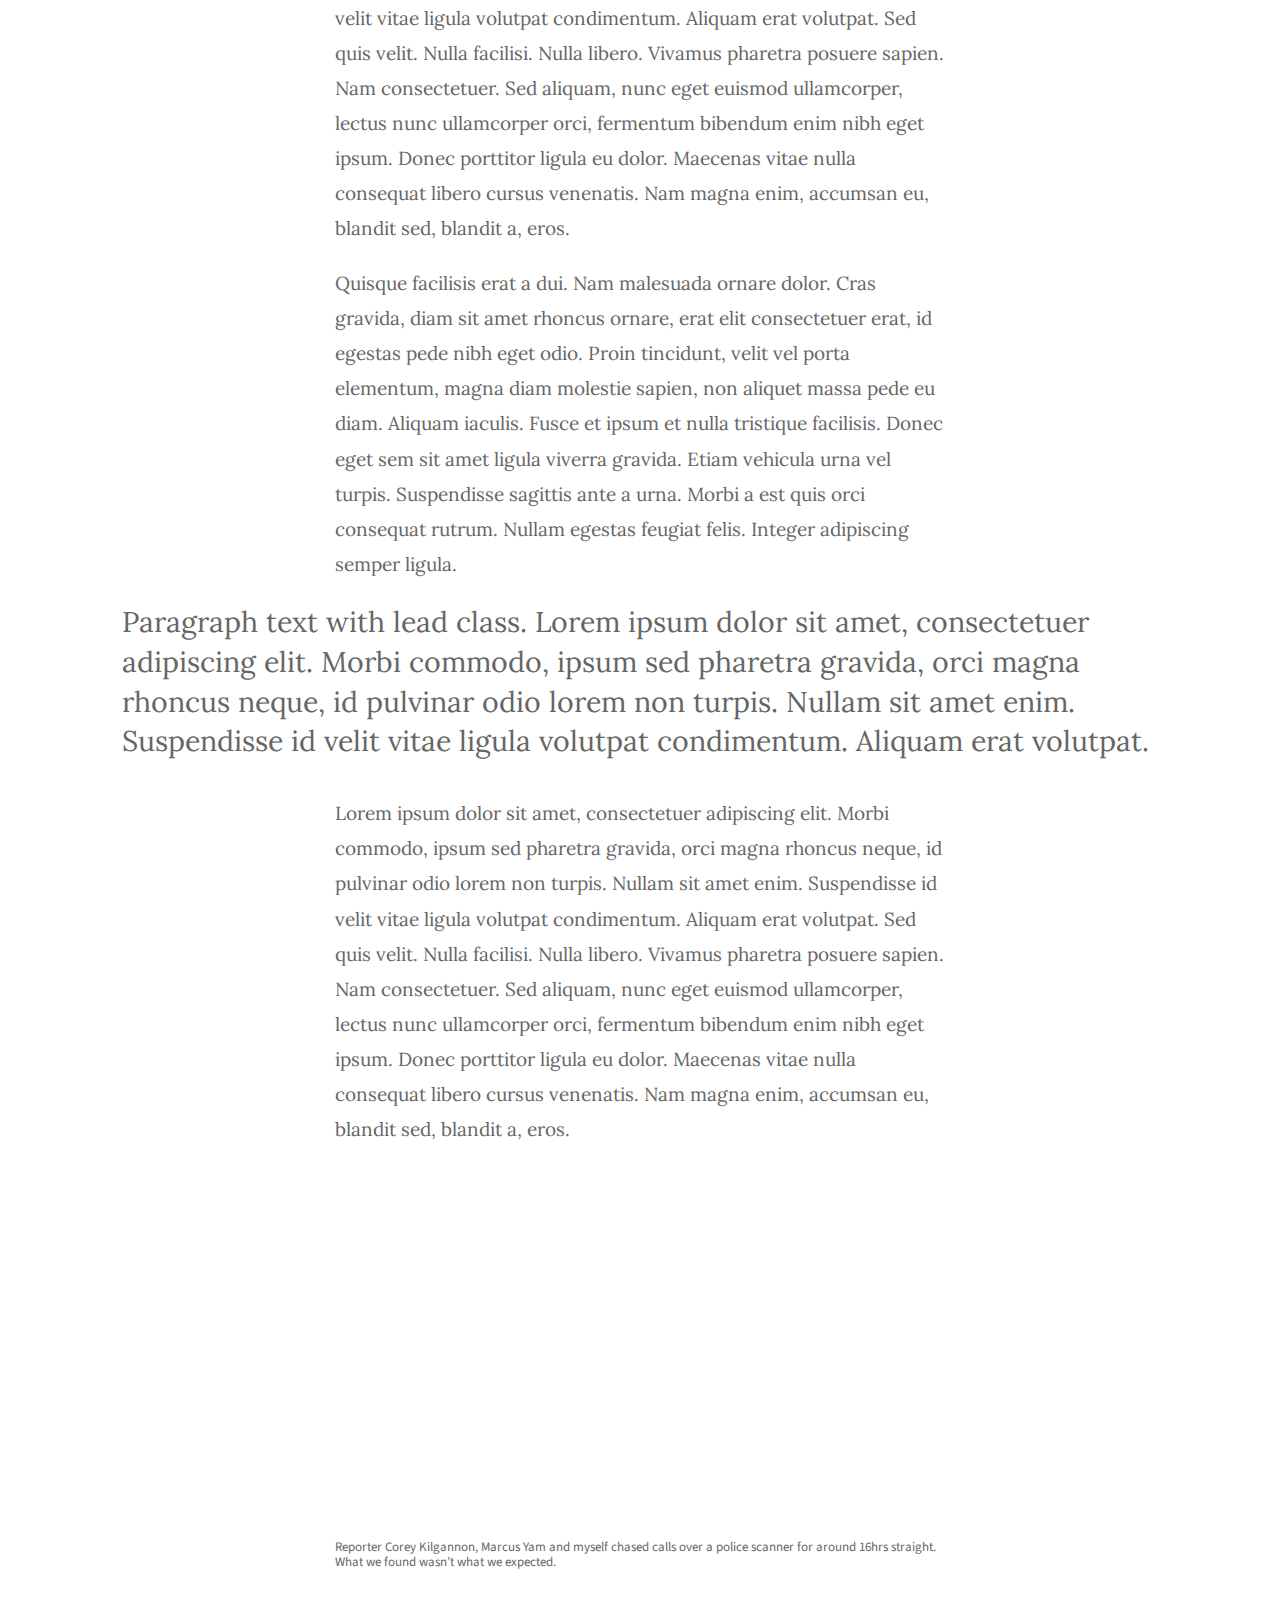
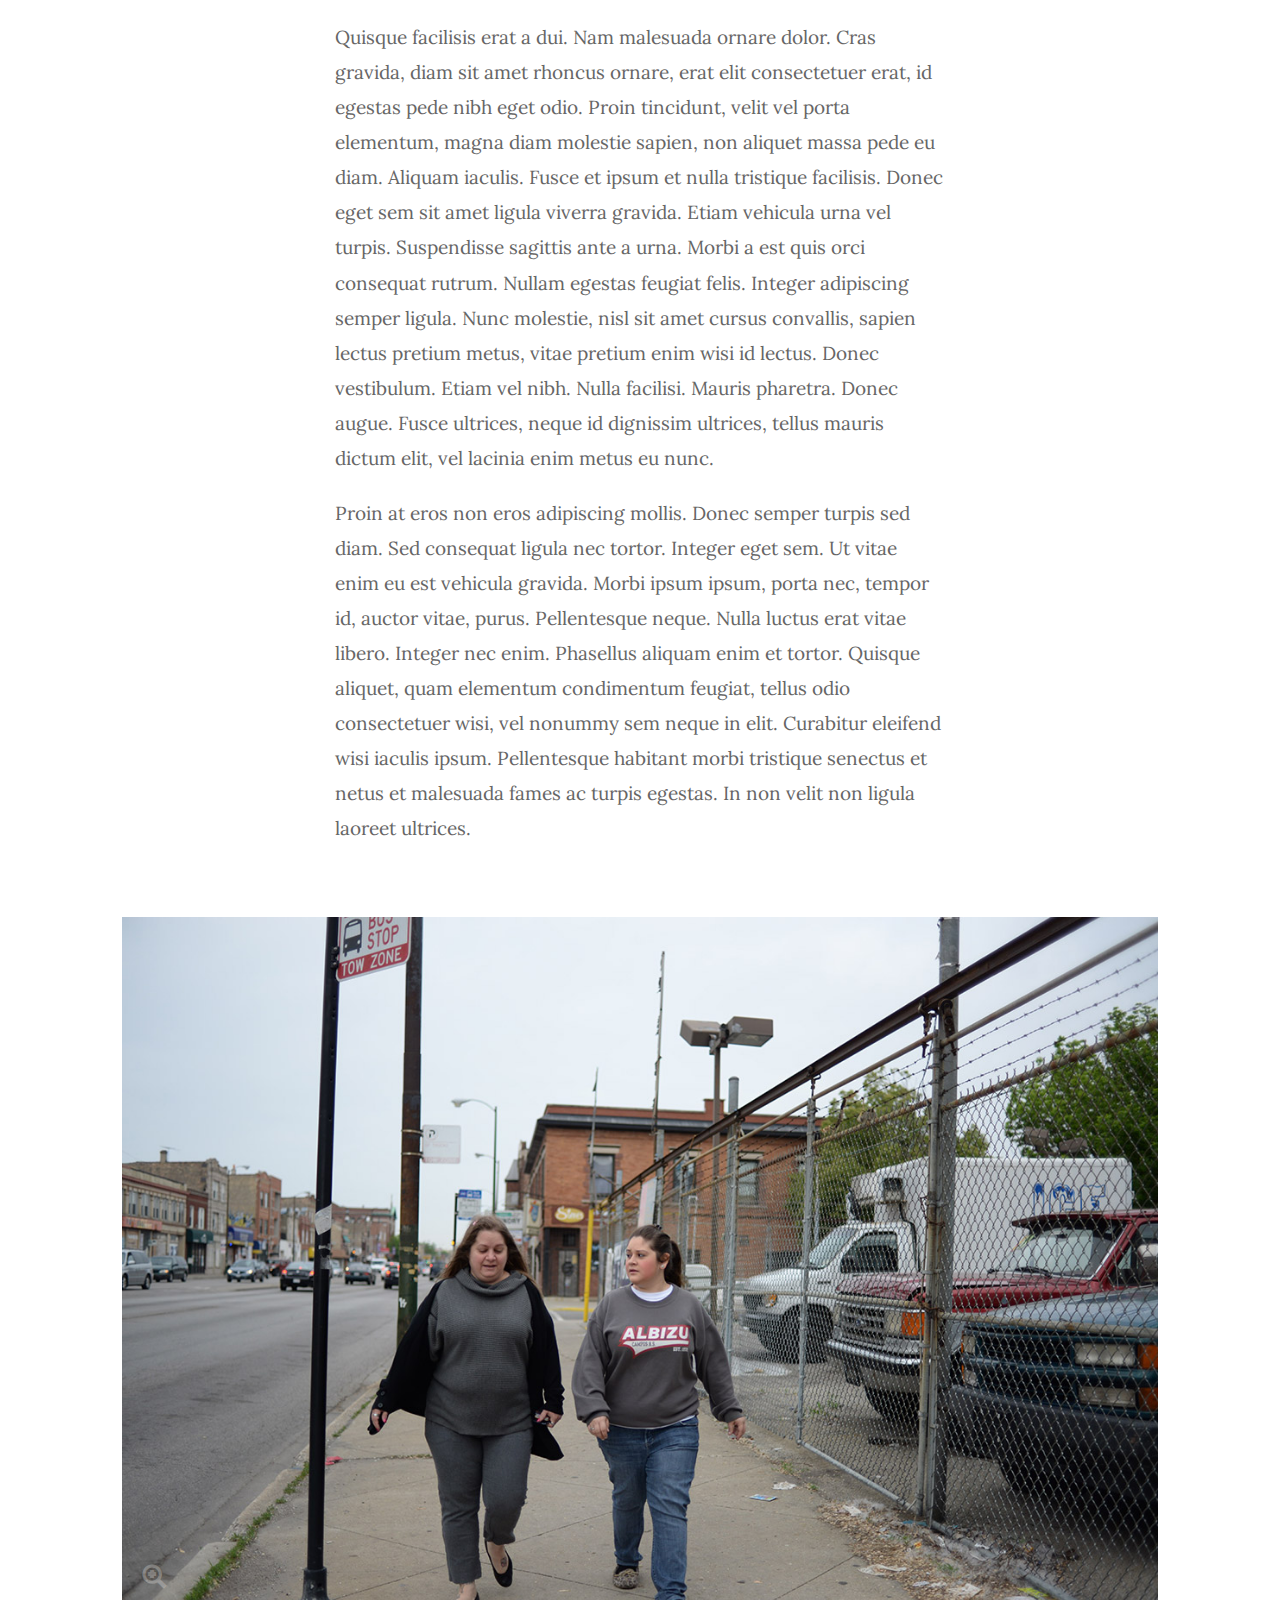
<file: projects/poz-perception/typography_option_01.html>
<html lang="en">
  <head>
    <meta charset="utf-8"/>
    <meta http-equiv="X-UA-Compatible" content="IE=edge"/>
    <meta name="viewport" content="width=device-width, initial-scale=1.0"/>
    <meta name="description" content="Starter Kit for Bootstrap"/>
    <meta name="author" content="Zach Wise"/>
    <meta name="keywords" content="Template, Bootstrap"/>
    <meta name="apple-mobile-web-app-capable" content="yes"/>
    <meta name="apple-touch-fullscreen" content="yes"/>
    <title>Project</title>
    <!-- CSS-->
    <link rel="stylesheet" href="css/theflux.css?v10"/>
    <!-- HTML5 shim, for IE6-8 support of HTML elements-->
    <!--if lt IE 9
    script(src='https://oss.maxcdn.com/libs/html5shiv/3.7.0/html5shiv.js')
    script(src='https://oss.maxcdn.com/libs/respond.js/1.3.0/respond.min.js')
    
    -->
    <!-- Icon-->
    <link rel="shortcut icon" href="img/ico/favicon.png"/>
    <link rel="apple-touch-icon-precomposed" href="img/ico/favicon.png"/>
    <link rel="apple-touch-icon-precomposed" href="img/ico/apple-touch-icon-144.png" sizes="144x144"/>
    <!-- Fonts-->
    <!-- To test fonts import them below and set them in the style tag-->
    <link rel="stylesheet" type="text/css" href="http://fonts.googleapis.com/css?family=Montserrat:400,700"/>
    <link rel="stylesheet" type="text/css" href="http://fonts.googleapis.com/css?family=Lora:400,700,400italic,700italic"/>
    <style>
      body {
      	font-family: 'Lora', serif;
      	font-weight:400;
      }
      blockquote, blockquote p {
      	font-family: 'Montserrat', sans-serif;
      	font-weight:400;
      	font-style: normal;
      }
      blockquote cite {
      	font-family: 'Lora', serif;
      	font-weight:400;
      	font-style: normal;
      }
      h1, h2, h3, h4, h5, h6 {
      	font-family: 'Montserrat', sans-serif;
      	font-weight:700;
      }
      h1 {
      	font-weight:100;
      	font-size: 60px;
      	line-height: 60px;
      }
      p.lead {
      	font-family: 'Lora', serif;
      	font-weight:400;
      }
      .btn {
      	font-family: 'Montserrat', sans-serif;
      	font-weight:400;
      }
      b, strong {
      	font-weight:700;
      }
      i, cite, em, var, address, dfn {
      	font-weight:400;
      	font-style: italic;
      }
      pre code {
      	font-size:12px;
      }
      pre {
      	margin-top: -16px;
      	margin-right: 0;
      	margin-left: 0;
      	border-width: 1px;
      	border-bottom-right-radius: 4px;
      	border-bottom-left-radius: 4px;
          padding: 9px 14px;
          background-color: #f7f7f9;
          border: 1px solid #e1e1e8;
      }
      
      
    </style>
  </head>
  <body>
    <article class="lazyload">
      <section class="container-fluid bs-example-section">
        <div class="row">
          <div class="col-md-3"></div>
          <div class="col-md-6">
            <h1>Typography (Montserrat and Lora)</h1>
            <p>To test out font faces, add them to the head of this document and change the <code>&lt;style&gt;</code> tag.</p>
            <p>
              <pre><code>&lt;link rel=&quot;stylesheet&quot; type=&quot;text/css&quot; href=&quot;http://fonts.googleapis.com/css?family=Lora:400,700,400italic&quot;/&gt; 
&lt;link rel=&quot;stylesheet&quot; type=&quot;text/css&quot; href=&quot;http://fonts.googleapis.com/css?family=Patua+One&quot;/&gt; 
&lt;style&gt; 
	body { 
		font-family: 'Lora', serif; 
		font-weight:400;
	} 
	blockquote, blockquote p {
		font-family: 'Lora', serif; font-weight:100; font-style: italic;
	} 
	blockquote cite {
		font-family: 'Lora', serif; font-weight:400; font-style: normal;
	} 
	h1, h2, h3, h4, h5, h6 {
		font-family: 'Patua One', cursive; font-weight:400;
	} 
&lt;/style&gt;
</code></pre>
            </p>
          </div>
        </div>
      </section>
      <section class="container-fluid bs-example-section">
        <div class="row">
          <div class="col-md-3"></div>
          <div class="col-md-6">
            <h2 class="bs-section-title">Headings</h2>
            <p>All HTML headings, h1 through h6, are available. .h1 through .h6 classes are also available, for when you want to match the font styling of a heading but still want your text to be displayed inline.</p>
            <div class="bs-example">
              <h1>h1. Heading</h1>
              <h2>h2. Heading</h2>
              <h3>h3. Heading</h3>
              <h4>h4. Heading</h4>
              <h5>h5. Heading</h5>
              <h6>h6. Heading</h6>
            </div>
            <p>Create lighter, secondary text in any heading with a generic <code>&lt;small&gt;</code> tag or the .small class.</p>
            <div class="bs-example">
              <h1>h1. Heading <small>Secondary text</small></h1>
              <h2>h2. Heading <small>Secondary text</small></h2>
              <h3>h3. Heading <small>Secondary text</small></h3>
              <h4>h4. Heading <small>Secondary text</small></h4>
              <h5>h5. Heading <small>Secondary text</small></h5>
              <h6>h6. Heading <small>Secondary text</small></h6>
            </div>
          </div>
        </div>
      </section>
      <section class="container-fluid bs-example-section">
        <div class="row">
          <div class="col-md-3"></div>
          <div class="col-md-6">
            <h2 class="bs-section-title">Body copy</h2>
            <p>Basic paragraph</p>
            <div class="bs-example">
              <p>Lorem ipsum dolor sit amet, consectetuer adipiscing elit. Morbi commodo, ipsum sed pharetra gravida, orci magna rhoncus neque, id pulvinar odio lorem non turpis. Nullam sit amet enim. Suspendisse id velit vitae ligula volutpat condimentum. Aliquam erat volutpat. Sed quis velit. Nulla facilisi. Nulla libero. Vivamus pharetra posuere sapien. Nam consectetuer. Sed aliquam, nunc eget euismod ullamcorper, lectus nunc ullamcorper orci, fermentum bibendum enim nibh eget ipsum. </p>
              <p>Quisque facilisis erat a dui. Nam malesuada ornare dolor. Cras gravida, diam sit amet rhoncus ornare, erat elit consectetuer erat, id egestas pede nibh eget odio. Proin tincidunt, velit vel porta elementum, magna diam molestie sapien, non aliquet massa pede eu diam. Aliquam iaculis. Fusce et ipsum et nulla tristique facilisis. Donec eget sem sit amet ligula viverra gravida. Etiam vehicula urna vel turpis. Suspendisse sagittis ante a urna.</p>
              <p>Proin at eros non eros adipiscing mollis. Donec semper turpis sed diam. Sed consequat ligula nec tortor. Integer eget sem. Ut vitae enim eu est vehicula gravida. Morbi ipsum ipsum, porta nec, tempor id, auctor vitae, purus. Pellentesque neque. Nulla luctus erat vitae libero. Integer nec enim. Phasellus aliquam enim et tortor. Quisque aliquet, quam elementum condimentum feugiat, tellus odio consectetuer wisi, vel nonummy sem neque in elit. Curabitur eleifend wisi iaculis ipsum. </p>
            </div>
            <h2 class="bs-section-title">Lead body copy</h2>
            <p>Make a paragraph stand out by adding <code>.lead</code>.</p>
            <div class="bs-example">
              <p class="lead">Vivamus sagittis lacus vel augue laoreet rutrum faucibus dolor auctor. Duis mollis, est non commodo luctus.</p>
              <p>Lorem ipsum dolor sit amet, consectetuer adipiscing elit. Morbi commodo, ipsum sed pharetra gravida, orci magna rhoncus neque, id pulvinar odio lorem non turpis. Nullam sit amet enim. Suspendisse id velit vitae ligula volutpat condimentum. Aliquam erat volutpat. Sed quis velit. Nulla facilisi. Nulla libero. Vivamus pharetra posuere sapien. Nam consectetuer. Sed aliquam, nunc eget euismod ullamcorper, lectus nunc ullamcorper orci, fermentum bibendum enim nibh eget ipsum. </p>
              <p>Quisque facilisis erat a dui. Nam malesuada ornare dolor. Cras gravida, diam sit amet rhoncus ornare, erat elit consectetuer erat, id egestas pede nibh eget odio. Proin tincidunt, velit vel porta elementum, magna diam molestie sapien, non aliquet massa pede eu diam. Aliquam iaculis. Fusce et ipsum et nulla tristique facilisis. Donec eget sem sit amet ligula viverra gravida. Etiam vehicula urna vel turpis. Suspendisse sagittis ante a urna.</p>
              <p>Proin at eros non eros adipiscing mollis. Donec semper turpis sed diam. Sed consequat ligula nec tortor. Integer eget sem. Ut vitae enim eu est vehicula gravida. Morbi ipsum ipsum, porta nec, tempor id, auctor vitae, purus. Pellentesque neque. Nulla luctus erat vitae libero. Integer nec enim. Phasellus aliquam enim et tortor. Quisque aliquet, quam elementum condimentum feugiat, tellus odio consectetuer wisi, vel nonummy sem neque in elit. Curabitur eleifend wisi iaculis ipsum. </p>
            </div>
          </div>
        </div>
      </section>
      <section class="container-fluid bs-example-section">
        <div class="row">
          <div class="col-md-3"></div>
          <div class="col-md-6">
            <h2 class="bs-section-title">Blockquotes</h2>
            <p>Wrap <code>&lt;blockquote&gt;</code> around any <abbr title="HyperText Markup Language">HTML</abbr> as the quote. For quotes, use a <code>&lt;p&gt;</code> and for source use a <code>&lt;cite&gt;</code>.</p>
            <div class="bs-example">
              <blockquote>
                <p>We strongly agree that messages that have been out there have been overblown.</p>
                <cite>John Doe</cite>
              </blockquote>
            </div>
          </div>
        </div>
      </section>
      <section class="container-fluid bs-example-section">
        <div class="row">
          <div class="col-md-3"></div>
          <div class="col-md-6">
            <h2 class="bs-section-title">Inline text elements</h2>
            <h3>Marked text</h3>
            <p>For highlighting a run of text due to its relevance in another context, use the <code>&lt;mark&gt;</code> tag.</p>
            <div class="bs-example">
              <p>You can use the mark tag to <mark>highlight</mark> text.</p>
            </div>
            <h3>Small text</h3>
            <p>For de-emphasizing inline or blocks of text</p>
            <div class="bs-example">
              <p>This is normal paragraph text.</p><small>This line of text is meant to be treated as fine print.</small>
              <p>This is normal paragraph text.</p>
            </div>
            <h3>Bold <small>strong</small></h3>
            <p>For emphasizing a snippet of text with a heavier font-weight.</p>
            <div class="bs-example">
              <p>The following snippet of text is <strong>rendered as bold text</strong>.</p>
            </div>
            <h3>Italics <small>emphasis</small></h3>
            <p>For emphasizing a snippet of text with italics.</p>
            <div class="bs-example">
              <p>The following snippet of text is <em>rendered as italicized text</em>.</p>
            </div>
          </div>
        </div>
      </section>
      <section class="container-fluid bs-example-section">
        <div class="row">
          <div class="col-md-3"></div>
          <div class="col-md-6">
            <h2 class="bs-section-title">Alignment classes</h2>
            <p>Easily realign text to components with text alignment classes.</p>
            <div class="bs-example">
              <p class="text-left">Left aligned text.</p>
              <p class="text-center">Center aligned text.</p>
              <p class="text-right">Right aligned text.</p>
              <p class="text-justify">Justified text.</p>
              <p class="text-nowrap">No wrap text.</p>
            </div>
          </div>
        </div>
      </section>
      <section class="container-fluid bs-example-section">
        <div class="row">
          <div class="col-md-3"></div>
          <div class="col-md-6">
            <h2 class="bs-section-title">Lists</h2>
            <h3>Unordered</h3>
            <p>A list of items in which the order <em>does not</em> explicitly matter.</p>
            <div class="bs-example">
              <ul>
                <li>Lorem ipsum dolor sit amet</li>
                <li>Consectetur adipiscing elit</li>
                <li>Integer molestie lorem at massa</li>
                <li>Facilisis in pretium nisl aliquet</li>
                <li>Nulla volutpat aliquam velit
                  <ul>
                    <li>Phasellus iaculis neque</li>
                    <li>Purus sodales ultricies</li>
                    <li>Vestibulum laoreet porttitor sem</li>
                    <li>Ac tristique libero volutpat at</li>
                  </ul>
                </li>
                <li>Faucibus porta lacus fringilla vel</li>
                <li>Aenean sit amet erat nunc</li>
                <li>Eget porttitor lorem</li>
              </ul>
            </div>
            <h3>Ordered</h3>
            <p>A list of items in which the order <em>does</em> explicitly matter.</p>
            <div class="bs-example">
              <ol>
                <li>Lorem ipsum dolor sit amet</li>
                <li>Consectetur adipiscing elit</li>
                <li>Integer molestie lorem at massa</li>
                <li>Facilisis in pretium nisl aliquet</li>
                <li>Nulla volutpat aliquam velit</li>
                <li>Aenean sit amet erat nunc</li>
                <li>Eget porttitor lorem</li>
              </ol>
            </div>
            <h3>Inline</h3>
            <p>Place all list items on a single line.</p>
            <div class="bs-example">
              <ul class="list-inline">
                <li>Lorem ipsum dolor sit amet</li>
                <li>Consectetur adipiscing elit</li>
                <li>Integer molestie lorem at massa</li>
              </ul>
            </div>
            <h3>Description</h3>
            <p>A list of terms with their associated descriptions.</p>
            <div class="bs-example">
              <dl>
                <dt>Description lists</dt>
                <dd>A description list is perfect for defining terms.</dd>
                <dt>Euismod</dt>
                <dd>Vestibulum id ligula porta felis euismod semper eget lacinia odio sem nec elit.</dd>
                <dd>Donec id elit non mi porta gravida at eget metus.</dd>
                <dt>Malesuada porta</dt>
                <dd>Etiam porta sem malesuada magna mollis euismod.</dd>
              </dl>
            </div>
            <h3>Horizontal Description </h3>
            <p>A list of terms with their associated descriptions.</p>
            <div class="bs-example">
              <dl class="dl-horizontal">
                <dt>Description lists</dt>
                <dd>A description list is perfect for defining terms.</dd>
                <dt>Euismod</dt>
                <dd>Vestibulum id ligula porta felis euismod semper eget lacinia odio sem nec elit.</dd>
                <dd>Donec id elit non mi porta gravida at eget metus.</dd>
                <dt>Malesuada porta</dt>
                <dd>Etiam porta sem malesuada magna mollis euismod.</dd>
              </dl>
            </div>
          </div>
        </div>
      </section>
      <section class="container-fluid bs-example-section">
        <div class="row">
          <div class="col-md-3"></div>
          <div class="col-md-6">
            <h2 class="bs-section-title">Buttons</h2>
            <p>Use the button classes on an <code>&lt;a&gt;</code>, <code>&lt;button&gt;</code>, or <code>&lt;input&gt;</code> element.</p>
            <div class="bs-example"><a href="#" role="button" class="btn btn-default">Link</a>
              <button type="submit" class="btn btn-default">Button</button>
            </div>
            <h3>Button options</h3>
            <p>Use any of the available button classes to quickly create a styled button.</p>
            <div class="bs-example"><a href="#" role="button" class="btn btn-default">Default</a> <a href="#" role="button" class="btn btn-primary">Primary</a></div>
            <h3>Button sizes</h3>
            <p>Fancy larger or smaller buttons? Add <code>.btn-lg</code>, <code>.btn-sm</code>, or <code>.btn-xs</code> for additional sizes.</p>
            <div class="bs-example"><a href="#" role="button" class="btn btn-default btn-lg">Large</a> <a href="#" role="button" class="btn btn-primary btn-lg">Large</a><br/><br/><a href="#" role="button" class="btn btn-default">Default</a> <a href="#" role="button" class="btn btn-primary">Default</a><br/><br/><a href="#" role="button" class="btn btn-default btn-sm">Small</a> <a href="#" role="button" class="btn btn-primary btn-sm">Small</a><br/><br/><a href="#" role="button" class="btn btn-default btn-xs">Extra Small</a> <a href="#" role="button" class="btn btn-primary btn-xs">Extra Small</a></div>
          </div>
        </div>
      </section>
    </article>
    <article class="lazyload">
      <section class="container-fluid">
        <div class="row">
          <div class="col-md-6">
            <figure><img src="img/transparent.gif" data-src="img/example_01.jpg" class="img-responsive"/>
              <figcaption>Jacqueline and her mom walk through the neighborhood to run errands before their days begin. Her mom used to work for a profitable line of currency exchanges, but recently switched to a more stable finance job downtown.</figcaption>
            </figure>
          </div>
          <div class="col-md-6">
            <figure><img src="img/transparent.gif" data-src="img/example_02.jpg" class="img-responsive"/>
              <figcaption>At school, everyone knows Jacqueline as the one who takes the lead. "There need to be more outstanding leaders like her," says Diamond Montana, her biology teacher.</figcaption>
            </figure>
          </div>
        </div>
        <div class="row">
          <div class="col-md-1"></div>
          <div class="col-md-10">
            <p class="lead">Paragraph text with lead class. Lorem ipsum dolor sit amet, consectetuer adipiscing elit. Morbi commodo, ipsum sed pharetra gravida, orci magna rhoncus neque, id pulvinar odio lorem non turpis. Nullam sit amet enim. Suspendisse id velit vitae ligula volutpat condimentum. Aliquam erat volutpat.</p>
          </div>
        </div>
        <div class="row">
          <div class="col-md-3"></div>
          <div class="col-md-6">
            <p>Lorem ipsum dolor sit amet, consectetuer adipiscing elit. Morbi commodo, ipsum sed pharetra gravida, orci magna rhoncus neque, id pulvinar odio lorem non turpis. Nullam sit amet enim. Suspendisse id velit vitae ligula volutpat condimentum. Aliquam erat volutpat. Sed quis velit. Nulla facilisi. Nulla libero. Vivamus pharetra posuere sapien. Nam consectetuer. Sed aliquam, nunc eget euismod ullamcorper, lectus nunc ullamcorper orci, fermentum bibendum enim nibh eget ipsum. Donec porttitor ligula eu dolor. Maecenas vitae nulla consequat libero cursus venenatis. Nam magna enim, accumsan eu, blandit sed, blandit a, eros.</p>
            <p>Quisque facilisis erat a dui. Nam malesuada ornare dolor. Cras gravida, diam sit amet rhoncus ornare, erat elit consectetuer erat, id egestas pede nibh eget odio. Proin tincidunt, velit vel porta elementum, magna diam molestie sapien, non aliquet massa pede eu diam. Aliquam iaculis. Fusce et ipsum et nulla tristique facilisis. Donec eget sem sit amet ligula viverra gravida. Etiam vehicula urna vel turpis. Suspendisse sagittis ante a urna. Morbi a est quis orci consequat rutrum. Nullam egestas feugiat felis. Integer adipiscing semper ligula.</p>
            <div class="row">
              <div class="col-md-6">
                <blockquote>
                  <p>We strongly agree that messages that have been out there have been overblown.</p>
                  <cite>John Doe</cite>
                </blockquote>
              </div>
              <div class="col-md-6">
                <figure><img src="img/transparent.gif" data-src="img/example_02.jpg" class="img-responsive"/>
                  <figcaption>At school, everyone knows Jacqueline as the one who takes the lead. "There need to be more outstanding leaders like her," says Diamond Montana, her biology teacher.</figcaption>
                </figure>
              </div>
            </div>
            <p>Lorem ipsum dolor sit amet, consectetuer adipiscing elit. Morbi commodo, ipsum sed pharetra gravida, orci magna rhoncus neque, id pulvinar odio lorem non turpis. Nullam sit amet enim. Suspendisse id velit vitae ligula volutpat condimentum. Aliquam erat volutpat. Sed quis velit. Nulla facilisi. Nulla libero. Vivamus pharetra posuere sapien. Nam consectetuer. Sed aliquam, nunc eget euismod ullamcorper, lectus nunc ullamcorper orci, fermentum bibendum enim nibh eget ipsum. Donec porttitor ligula eu dolor. Maecenas vitae nulla consequat libero cursus venenatis. Nam magna enim, accumsan eu, blandit sed, blandit a, eros.</p>
            <p>Quisque facilisis erat a dui. Nam malesuada ornare dolor. Cras gravida, diam sit amet rhoncus ornare, erat elit consectetuer erat, id egestas pede nibh eget odio. Proin tincidunt, velit vel porta elementum, magna diam molestie sapien, non aliquet massa pede eu diam. Aliquam iaculis. Fusce et ipsum et nulla tristique facilisis. Donec eget sem sit amet ligula viverra gravida. Etiam vehicula urna vel turpis. Suspendisse sagittis ante a urna. Morbi a est quis orci consequat rutrum. Nullam egestas feugiat felis. Integer adipiscing semper ligula.</p>
          </div>
        </div>
      </section>
      <section class="container-fluid">
        <div class="row">
          <div class="col-md-1"></div>
          <div class="col-md-10">
            <p class="lead">Paragraph text with lead class. Lorem ipsum dolor sit amet, consectetuer adipiscing elit. Morbi commodo, ipsum sed pharetra gravida, orci magna rhoncus neque, id pulvinar odio lorem non turpis. Nullam sit amet enim. Suspendisse id velit vitae ligula volutpat condimentum. Aliquam erat volutpat.		</p>
          </div>
        </div>
        <div class="row">
          <div class="col-md-3"></div>
          <div class="col-md-6">
            <p>Lorem ipsum dolor sit amet, consectetuer adipiscing elit. Morbi commodo, ipsum sed pharetra gravida, orci magna rhoncus neque, id pulvinar odio lorem non turpis. Nullam sit amet enim. Suspendisse id velit vitae ligula volutpat condimentum. Aliquam erat volutpat. Sed quis velit. Nulla facilisi. Nulla libero. Vivamus pharetra posuere sapien. Nam consectetuer. Sed aliquam, nunc eget euismod ullamcorper, lectus nunc ullamcorper orci, fermentum bibendum enim nibh eget ipsum. Donec porttitor ligula eu dolor. Maecenas vitae nulla consequat libero cursus venenatis. Nam magna enim, accumsan eu, blandit sed, blandit a, eros.</p>
            <!-- Video Example-->
            <figure>
              <div class="embed-responsive embed-responsive-16by9">
                <iframe src="https://player.vimeo.com/video/19974325?color=b11623" width="100%" frameborder="0" webkitallowfullscreen="webkitallowfullscreen" mozallowfullscreen="mozallowfullscreen" allowfullscreen="allowfullscreen" class="embed-responsive-item"></iframe>
              </div>
              <figcaption>Reporter Corey Kilgannon, Marcus Yam and myself chased calls over a police scanner for around 16hrs straight. What we found wasn’t what we expected.</figcaption>
            </figure>
            <p>Quisque facilisis erat a dui. Nam malesuada ornare dolor. Cras gravida, diam sit amet rhoncus ornare, erat elit consectetuer erat, id egestas pede nibh eget odio. Proin tincidunt, velit vel porta elementum, magna diam molestie sapien, non aliquet massa pede eu diam. Aliquam iaculis. Fusce et ipsum et nulla tristique facilisis. Donec eget sem sit amet ligula viverra gravida. Etiam vehicula urna vel turpis. Suspendisse sagittis ante a urna. Morbi a est quis orci consequat rutrum. Nullam egestas feugiat felis. Integer adipiscing semper ligula. Nunc molestie, nisl sit amet cursus convallis, sapien lectus pretium metus, vitae pretium enim wisi id lectus. Donec vestibulum. Etiam vel nibh. Nulla facilisi. Mauris pharetra. Donec augue. Fusce ultrices, neque id dignissim ultrices, tellus mauris dictum elit, vel lacinia enim metus eu nunc.</p>
            <p>Proin at eros non eros adipiscing mollis. Donec semper turpis sed diam. Sed consequat ligula nec tortor. Integer eget sem. Ut vitae enim eu est vehicula gravida. Morbi ipsum ipsum, porta nec, tempor id, auctor vitae, purus. Pellentesque neque. Nulla luctus erat vitae libero. Integer nec enim. Phasellus aliquam enim et tortor. Quisque aliquet, quam elementum condimentum feugiat, tellus odio consectetuer wisi, vel nonummy sem neque in elit. Curabitur eleifend wisi iaculis ipsum. Pellentesque habitant morbi tristique senectus et netus et malesuada fames ac turpis egestas. In non velit non ligula laoreet ultrices.</p>
          </div>
        </div>
        <div class="row">
          <div class="col-md-1"></div>
          <div class="col-md-10">
            <figure><img src="img/transparent.gif" data-src="img/example_01.jpg" class="img-responsive"/>
              <figcaption>Jacqueline and her mom walk through the neighborhood to run errands before their days begin. Her mom used to work for a profitable line of currency exchanges, but recently switched to a more stable finance job downtown.</figcaption>
            </figure>
          </div>
        </div>
        <div class="row">
          <div class="col-md-1"></div>
          <div class="col-md-10">
            <blockquote>
              <p>We strongly agree that messages that have been out there have been overblown.</p>
              <cite>John Doe</cite>
            </blockquote>
          </div>
        </div>
      </section>
      <section class="container-fluid">
        <div class="row">
          <div class="col-md-3"></div>
          <div class="col-md-6">
            <p>Lorem ipsum dolor sit amet, consectetuer adipiscing elit. Morbi commodo, ipsum sed pharetra gravida, orci magna rhoncus neque, id pulvinar odio lorem non turpis. Nullam sit amet enim. Suspendisse id velit vitae ligula volutpat condimentum. Aliquam erat volutpat. Sed quis velit. Nulla facilisi. Nulla libero. Vivamus pharetra posuere sapien. Nam consectetuer. Sed aliquam, nunc eget euismod ullamcorper, lectus nunc ullamcorper orci, fermentum bibendum enim nibh eget ipsum. Donec porttitor ligula eu dolor. Maecenas vitae nulla consequat libero cursus venenatis. Nam magna enim, accumsan eu, blandit sed, blandit a, eros.</p>
            <p>Quisque facilisis erat a dui. Nam malesuada ornare dolor. Cras gravida, diam sit amet rhoncus ornare, erat elit consectetuer erat, id egestas pede nibh eget odio. Proin tincidunt, velit vel porta elementum, magna diam molestie sapien, non aliquet massa pede eu diam. Aliquam iaculis. Fusce et ipsum et nulla tristique facilisis. Donec eget sem sit amet ligula viverra gravida. Etiam vehicula urna vel turpis. Suspendisse sagittis ante a urna. Morbi a est quis orci consequat rutrum. Nullam egestas feugiat felis. Integer adipiscing semper ligula. Nunc molestie, nisl sit amet cursus convallis, sapien lectus pretium metus, vitae pretium enim wisi id lectus. Donec vestibulum. Etiam vel nibh. Nulla facilisi. Mauris pharetra. Donec augue. Fusce ultrices, neque id dignissim ultrices, tellus mauris dictum elit, vel lacinia enim metus eu nunc.</p>
          </div>
        </div>
      </section>
      <section>
        <div class="embed-responsive embed-responsive-16by9">
          <iframe src="https://player.vimeo.com/video/20027830?autoplay=1&amp;loop=1&amp;color=b11623&amp;title=0&amp;byline=0&amp;portrait=0" width="100%" frameborder="0" webkitallowfullscreen="webkitallowfullscreen" mozallowfullscreen="mozallowfullscreen" allowfullscreen="allowfullscreen" class="embed-responsive-item"></iframe>
        </div>
      </section>
      <section class="container-fluid">
        <div class="row">
          <div class="col-md-3"></div>
          <div class="col-md-6">
            <p>Lorem ipsum dolor sit amet, consectetuer adipiscing elit. Morbi commodo, ipsum sed pharetra gravida, orci magna rhoncus neque, id pulvinar odio lorem non turpis. Nullam sit amet enim. Suspendisse id velit vitae ligula volutpat condimentum. Aliquam erat volutpat. Sed quis velit. Nulla facilisi. Nulla libero. Vivamus pharetra posuere sapien. Nam consectetuer. Sed aliquam, nunc eget euismod ullamcorper, lectus nunc ullamcorper orci, fermentum bibendum enim nibh eget ipsum. Donec porttitor ligula eu dolor. Maecenas vitae nulla consequat libero cursus venenatis. Nam magna enim, accumsan eu, blandit sed, blandit a, eros.</p>
            <p>Quisque facilisis erat a dui. Nam malesuada ornare dolor. Cras gravida, diam sit amet rhoncus ornare, erat elit consectetuer erat, id egestas pede nibh eget odio. Proin tincidunt, velit vel porta elementum, magna diam molestie sapien, non aliquet massa pede eu diam. Aliquam iaculis. Fusce et ipsum et nulla tristique facilisis. Donec eget sem sit amet ligula viverra gravida. Etiam vehicula urna vel turpis. Suspendisse sagittis ante a urna. Morbi a est quis orci consequat rutrum. Nullam egestas feugiat felis. Integer adipiscing semper ligula. Nunc molestie, nisl sit amet cursus convallis, sapien lectus pretium metus, vitae pretium enim wisi id lectus. Donec vestibulum. Etiam vel nibh. Nulla facilisi. Mauris pharetra. Donec augue. Fusce ultrices, neque id dignissim ultrices, tellus mauris dictum elit, vel lacinia enim metus eu nunc.</p>
          </div>
        </div>
      </section>
      <section class="container-fluid blockquote-color">
        <div class="row">
          <div class="col-md-12">
            <blockquote>
              <div class="col-md-2"></div>
              <div class="col-md-2"><img src="img/transparent.gif" data-src="img/talking_head_01.jpg" class="img-responsive img-circle"/></div>
              <div class="col-md-6">
                <p>We strongly agree that messages that have been out there have been overblown.</p>
                <cite>John Doe</cite>
              </div>
            </blockquote>
          </div>
        </div>
      </section>
      <section class="container-fluid">
        <div class="row">
          <div class="col-md-3"></div>
          <div class="col-md-6">
            <p>Proin at eros non eros adipiscing mollis. Donec semper turpis sed diam. Sed consequat ligula nec tortor. Integer eget sem. Ut vitae enim eu est vehicula gravida. Morbi ipsum ipsum, porta nec, tempor id, auctor vitae, purus. Pellentesque neque. Nulla luctus erat vitae libero. Integer nec enim. Phasellus aliquam enim et tortor. Quisque aliquet, quam elementum condimentum feugiat, tellus odio consectetuer wisi, vel nonummy sem neque in elit. Curabitur eleifend wisi iaculis ipsum. Pellentesque habitant morbi tristique senectus et netus et malesuada fames ac turpis egestas. In non velit non ligula laoreet ultrices.</p>
          </div>
        </div>
        <div class="row">
          <div class="col-md-3"></div>
          <div class="col-md-5">
            <p>Lorem ipsum dolor sit amet, consectetuer adipiscing elit. Morbi commodo, ipsum sed pharetra gravida, orci magna rhoncus neque, id pulvinar odio lorem non turpis. Nullam sit amet enim. Suspendisse id velit vitae ligula volutpat condimentum. Aliquam erat volutpat. Sed quis velit. Nulla facilisi. Nulla libero. Vivamus pharetra posuere sapien. Nam consectetuer. Sed aliquam, nunc eget euismod ullamcorper, lectus nunc ullamcorper orci, fermentum bibendum enim nibh eget ipsum. Donec porttitor ligula eu dolor. Maecenas vitae nulla consequat libero cursus venenatis. Nam magna enim, accumsan eu, blandit sed, blandit a, eros.</p>
          </div>
          <div class="col-md-3">
            <blockquote>
              <p>We strongly agree that messages that have been out there have been overblown.</p>
              <cite>John Doe</cite>
            </blockquote>
          </div>
        </div>
      </section>
    </article>
    <!-- Footer-->
    <footer>
      <div class="container">
        <p style="text-align:center;">
           
          &copy; 2015 Northwestern University Medill School of Journalism 
        </p>
      </div>
    </footer>
    <!-- JavaScript-->
    <script type="text/javascript" src="https://ajax.googleapis.com/ajax/libs/jquery/1.11.2/jquery.min.js"></script>
    <script type="text/javascript" src="js/theflux.js?v10"></script>
  </body>
</html>
</file>
<file: styles.css>
html, body {
	margin: 0;
	padding: 0;
}

/* BODY */

.container {
	height: 100%;
	min-height: 100%;
	width: 80%;
	max-width: 1200px;
	margin: 0 auto;
	font-size: 1em;
	font-family: 'Open Sans', sans-serif;
	font-style: normal;
	color: #191919;
}

/* HEADER */

.menu { margin-bottom: 20px; }

.menu_list {
	padding: 0;
	margin: 0;
	display: inline-block;
}

.menu_home_button {
	display: inline-block;
	margin: 30px 30px 0px 0px;
}

.menu_button, .menu_icon {
	list-style: none;
	display: inline-block;
}

.fab {
	padding-left: 12px;
	padding-right: 12px;
}

.menu_button {
	padding: 0px 30px 0px 0px;
}

.menu_home_link {
	font-size: 1.75em;
	color: #191919;
	transition: color ease-in-out 0.1s;
}

.menu_link {
	font-size: 1.5em;
	color: #737373;
}

.menu_link, .menu_home_link {
	font-family: 'Biryani', sans-serif;
	font-style: normal;
	font-weight: 300;
	text-decoration: none;
	padding: 5px 0px 0px 0px;
}

.menu_link_active {
	color: #191919;
	border-bottom: solid 4px #227f7f;
}

.menu_home_link:hover { color: #227f7f; }

.menu_link:hover {
	border-bottom: solid 4px #227f7f;
	transition: border-bottom ease-in-out 0.1s;
}

/* MAIN */

.intro { margin-bottom: 40px; }

.intro_text {
	max-width: 850px;
	font-size: 1em;
	font-weight: 400;
	line-height: 1.75;
	margin: 0px 0px 10px 0px;
}

.intro_link {
	color: #191919;
	border-bottom: solid 2px #227f7f;
	transition: border-bottom ease-in-out 0.1s;
	text-decoration: none;
	font-weight: 700;
	margin: 0;
}

.intro_link:hover { border-bottom: solid 4px #227f7f; }

/* SECTIONS */

.section_meta { display: block; }

.section_heading {
	margin: 0px 10px 10px 0;
	font-size: 1.5em;
	font-family: 'Biryani', sans-serif;
	font-style: normal;
	font-weight: 300;
	display: inline-block;
}

.section_more_link {
	display: inline-block;
	padding-bottom: 3px;
	font-size: 0.9em;
	color: #737373;
	text-decoration: none;
	border-bottom: solid 4px #fff;
	transition: border-bottom ease-in-out 0.1s;
}

.section_more_link:after {
	content: '+';
	margin-left: 5px;
}

.section_samples {
	width: 100%;
	margin-top: 20px;
	flex-wrap: wrap;
	display: flex;
	align-content: space-between;
}

.social {
	width: 115px;
	display: inline;
}

/* SAMPLES */

.sample {
	width: 31%;
	min-width: 250px;
	margin-right: 3%;
	margin-bottom: 40px;
	flex-grow: 1;
	flex-shrink: 1;
	flex-basis: 0;
}

.sample_link {
	text-decoration: none;
	color: #191919;
}

.sample_link:hover .sample_title_border, .section_more_link:hover {
	border-bottom: solid 4px #227f7f; 
}

.sample_link:hover .sample_image { opacity: 0.7; }

.sample_title {
	margin: 0 0 5px 0;
	text-transform: uppercase;
	font-family: 'Open Sans', sans-serif;
	font-style: normal;
	font-weight: 700;
	font-size: 0.9em;
	color: #737373;
}

.sample_title_border {
	border-bottom: solid 4px #fff;
	transition: border-bottom ease-in-out 0.1s;
}

figure { margin: 0; }

.sample_image {
	width: 100%;
	margin: 0;
	padding-top: 4px;
	opacity: 1;
	position: relative;
	transition: opacity ease-in-out 0.1s;
}

.sample_desc { width: 100%; }

.sample_text {
	margin: 3px 0 0 0;
	font-size: 0.9em;
	font-family: 'Open Sans', sans-serif;
	font-weight: 400;
	line-height: 1.4;
}

.sample_text_link {
	font-weight: 600;
	color: inherit;
	text-decoration: none;
	border-bottom: solid 2px #227f7f;
	transition: border-bottom ease-in-out 0.1s;
}

.sample_text_link:hover { border-bottom: solid 4px #227f7f; }

.sample_skills {
	font-size: 0.8em;
	margin: 3px 0 0 0;
	color: #737373;
	font-weight: 400;
	font-family: 'Open Sans', sans-serif;
}

.hidden { display: none; }






.sample_file { display: initial; }

/* FOOTER */

.footer {
	position: relative;
	clear: both;
	display: block;
	left: 0;
	bottom: 0;
	width: 100%;
	margin-top: -40px;
	padding-top: 40px;
}

.footer_text {
	text-align: center;
	font-size: 0.8em;
	color: #737373;
}

/* MEDIA QUERIES */

@media only screen and (max-width: 1050px) {
    .container { width: 90%; }

    .hidden { display: none; }
}

@media only screen and (max-width: 915px) {
    .section_samples { margin: 40px 0px 0px 0px; }

    .sample {
    	display: inline-block;
    	width: 47%;
    	vertical-align: top;
    }

    .sample_1, .sample_3, .sample_5, .sample_7, .sample_9, .sample_11 { margin-right: 5%; }

    .sample_2, .sample_4, .sample_6, .sample_8, .sample_10, .sample_12 { margin-right: 0px; }

    .hidden { display: inline-block; }
}


@media only screen and (max-device-width: 600px) {
	.menu {
		width: 100%;
		text-align: center;
	}

	.menu_list { width: 100%; }

	.menu_home_button {
		width: 100%;
		text-align: center;
		margin: 20px 0px 20px 0px;
	}

	.menu_button {
		width: 32%;
		padding: 0px;
	}

	.section_heading {
		text-align: center;
		width: 100%;
		margin-top: 40px;
	}

	.section_meta { margin-bottom: 40px; }

    .section_more_link {
    	text-align: center;
    	width: 100%;
    }

    .section_samples { display: initial; }

    .sample {
    	display: block;
    	width: 100%;
    	margin-bottom: 80px;
    }

	.logo_img {
		height: auto;
	}

	.sample_file { display: none; }
}
</file>
<file: podcasting/style.css>
body {
	margin: 0 0 0 0;
	padding: 0 0 0 0;
}

/* PURPLE BAR, LOGO, COVER PHOTO */

header, footer {
	height: 0.25em;
	background-color: #ff3a00; /* this is NBN purple */
	display: block;
	margin: 0 auto;
}

#logo {
	width: 2.25em;
	margin: 0 auto;
}

.cover-img{
	width: 100%;
	display: block;
	margin-right: auto;
	margin-left: auto;
	height: auto;
}

.caption {
	color: #aaaaaa;
	font-weight: 300;
	font-size: 0.75em;
	font-family: "Roboto", sans-serif;
	text-align: right;
	margin-top: 0px;
	padding-right: 2em;
}
/* HEADLINE, SUBHEAD, BYLINE AND HORIZONTAL RULE */

#hed-dek {
	width: 90%;
	margin-right: auto;					/* NEW */
	margin-left: auto;					/* NEW */
	}

h1 {
	margin-top: 0.5em;
	margin-bottom: 0.5em;
	font-size: 5em;
	font-family: "Roboto", sans-serif;					/* NEW */
	font-weight: 900;					/* NEW */
	text-transform: uppercase;
	text-align: center;
	margin-top: -260px;					/* NEW */
	color: #ffffff;					/* NEW */
}

h2 {
	font-size: 1.1em;
	text-align: center;
	font-family: "Roboto", sans-serif;					/* NEW */
	font-weight: 400;					/* NEW */
	font-size: 1.5em;
	background-color: rgba(255,255,255,0.5);
	margin-top: 70px;	
}

h3 {
	text-align: center;
	font-family: "Roboto", sans-serif;					/* NEW */
	font-weight: 900;					/* NEW */
	font-size: 1.2em;
	text-align: center;
	padding-top: 1em;
	padding-bottom: 1em;
}

h3 a {
	color: #000000;					/* NEW */
}

hr {
	width: 10em;
	margin-bottom: 3em;
	border: 2px solid #ff3a00;
}

/* BODY */

.body-text {
	width: 45%;
	max-width: 630px;
	margin: .75em auto .75em auto;
	font-family: "Georgia", serif;
	font-size: 1.1em;
	line-height: 1.8em;
}

#transcript {
	width: 80%;
	margin-left: 10%;
	font-family: "Roboto", sans-serif;
	font-size: 0.9em;
	line-height: 1.1em;
	color: #aaa;
	display: none;
}

.center {
	width: 45%;
	max-width: 630px;
	margin: .75em auto .75em auto;
}

.subhead {
	font-weight: 900;					/* NEW */
	font-family: "Roboto", sans-serif;					/* NEW */
	text-transform: uppercase;
	text-decoration: underline;
	padding-top: 1.8em;
}

a {
	text-decoration: none;
}

a:hover{
	text-decoration: underline;
}

/* IMAGES */

.inline-img {
	display: block;
	margin-right: auto;
	margin-left: auto;
}

.inline-img-lg {
	width: 65%;
	max-width: 850px;
	display: block;
	margin-right: auto;
	margin-left: auto;
}

figcaption {
	color: #aaaaaa;
	font-weight: 300;					/* NEW */
	font-size: 0.75em;
	font-family: "Roboto", sans-serif;					/* NEW */
	line-height: 1.25em;
	text-align: right;
}

figure {
	margin-top: 3em;
	margin-bottom: 3em;
}

/* QUOTES */

.quote {
	display: block;
	width: 300px;
	color: #555555;
	font-size: 1.25em;
	font-weight: 300;					/* NEW */
	line-height: 1.5em;
	display: block;
	font-family: "Roboto", sans-serif;					/* NEW */
	margin-bottom: 40px;
	margin-top: 40px;
}

.right{
	float: right;
	margin-right: 20%;
	margin-left: 2em;
	padding-left: 2em;
	border-left: 2px solid #ff3a00;
	border-top: none;
	border-bottom: none;
	border-right: none;
}

.left {
	float: left;
	text-align: right;
	margin-right: 2em;
	margin-left: 20%;
	padding-right: 2em;
	border-right: 2px solid #ff3a00;
	border-top: none;
	border-bottom: none;
	border-left: none;
}

/* FOOTER BAR, FOOTER TEXT */

/*footer {
	padding-right: 0.5em;
	height: 5em;
	background-color: #ff3a00;  this is NBN purple 
	display: block;
	margin: 0 auto;
	padding-top: 1em;
	padding-bottom: 1em;
}
*/
footer p {
	color: #ffffff;
	width: 45%;
	max-width: 630px;
	margin: .75em auto .75em auto;
	font-size: 0.9em;
	font-family: "Roboto", sans-serif;					/* NEW */
	font-weight: 400;					/* NEW */
	line-height: 0.9em;
} 

footer p strong {
	font-weight: 700;					/* NEW */
}

footer p a {
	color: #ffffff;
}

/*media queries*/
@media screen and (max-width: 600px) {
	#hed-dek{
		width: 100%;
	}

	h1{
		width: 80% auto 0 auto;					/* NEW */
		font-size: 3em;
		color: #000000;					/* NEW */
		margin-top: 10px;					/* NEW */
	}

	h2{
		width: 85%;
		margin-left: auto;
		margin-right: auto;
		font-size: 1.2em;
		font-weight: 400;
		margin-top: 0px;
	}

	.body-text {
		width: 80%;
	}

	.inline-img, .inline-img-lg {
		width: 125%;
		margin-left: -12.5%;
	}

	figcaption.center {
		width: 100%;
	}

	.quote {
		display: block;
		width: 50%;
		color: #555555;
		font-size: 1em;
		line-height: 1.5em;
		font-family: sans-serif;
		text-align: center;
	}
	
	.right {
		border-top: 2px solid #ff3a00;
		border-bottom: 2px solid #ff3a00;
		border-right: none;
		border-left: none;
		padding-right: 1.3em;
		margin-left: 1em;
		margin-top: 1em;
		display: block;
	}

	.left {
		display: block;
		border-top: 2px solid #ff3a00;
		border-bottom: 2px solid #ff3a00;
		border-right: none;
		border-left: none;
		padding-left: 1.3em;
		margin-top: 1em;
	}

	footer {
		padding-right: 0.5em;
		height: 5em;
		background-color: #ff3a00; /* this is NBN purple */
		display: block;
		margin: 0 auto;
		padding-top: 1em;
		padding-bottom: 1em;
	}

	footer p {
		width: 80%;				/* ALL THE FOLLOWING IS NEW */
	}
}

@media screen and (min-width: 600px) {
	#hed-dek{
		width: 90%;
	}

	.body-text {
		width: 70%;
	}

	h1 {
		width: 85% auto 0 auto;
		font-size: 3em;
		color: #ffffff;
		margin-top: -120px;					/* NEW */
		text-shadow: 2px 2px #000000;
	}

	h2 {
		width: 85%;
		margin-left: auto;
		margin-right: auto;
		font-size: 1.2em;
		margin-top: 40px;
		font-weight: 400;
		margin-top: 70px;
	}
}

@media screen and (min-width: 1024px) {
	h1 {
		font-size: 3.825em;
		font-family: "Roboto", sans-serif;					/* NEW */
		font-weight: 900;					/* NEW */
		text-transform: uppercase;
		text-align: center;
		margin-top: -150px;					/* NEW */
		color: #ffffff;
		text-shadow: 2px 2px #000000;
	}

	h2 {
		font-size: 1.1em;
		text-align: center;
		font-family: "Roboto", sans-serif;					/* NEW */
		font-weight: 400;					/* NEW */
		font-size: 1.5em;
		background-color: rgba(255,255,255,0.5);
		margin-top: 90px;
	}

	h3 {
		text-align: center;
		font-family: "Roboto", sans-serif;					/* NEW */
		font-weight: 900;					/* NEW */
		font-size: 1.2em;
		text-align: center;
		padding-top: 1em;
		padding-bottom: 1em;
	}
}
</file>
<file: projects/poz-perception/css/theflux-index.css>
/*!
	The Flux Index page
*/body{background-image:url(../img/cream_pixels.png);padding-top:0;background-color:#FFF}body,html{height:100%}@media (max-width:767px){.title-panel{margin-left:10px;margin-right:10px}}@media (max-width:992px){.title-panel{margin-left:10px;margin-right:10px}}.title-panel{padding-bottom:20px;text-align:center}.title-panel h1{text-transform:uppercase;margin-bottom:0;font-weight:900;font-size:90px;line-height:90px}.title-panel .main-story-panel{position:relative;margin-top:20px}.title-panel .main-story-panel span{font-family:"Source Sans Pro","Helvetica Neue",Helvetica,Arial,sans-serif;font-size:48px;line-height:24px;font-weight:900;letter-spacing:25px;text-transform:uppercase;color:#CCC}.title-panel #flux-logo-container{margin-left:auto;margin-right:auto;height:150px;padding-top:0;top:5px}.title-panel #flux-logo-container svg{width:100%;max-height:150px;left:10px}.title-panel .title-sub{display:inline-block;color:#CCC;padding-top:10px;margin-bottom:25px;margin-top:10px}.title-panel h2{font-weight:100;margin-top:0}.title-panel p{text-align:left;font-family:"Source Sans Pro","Helvetica Neue",Helvetica,Arial,sans-serif;font-weight:300}.panels [class*=col-]{padding:0}.panels #finding_closure{background-image:url(../img/teaser/finding_closure.jpg)}.panels #evolution_of_labor{background-image:url(../img/teaser/evolution_of_labor.png);background-position:center bottom}.panels #poz_perception{background-image:url(../img/teaser/poz_perception.png);background-position:center bottom}.panels #stacked_potential{background-image:url(../img/teaser/stacked_potential.jpg)}.panels #new_lost_tribe{background-image:url(../img/teaser/new_lost_tribe.jpg)}.story-panel{background-image:url(http://farm9.staticflickr.com/8501/8316081118_da9eb027f8_o.jpg);background-repeat:no-repeat;background-size:cover;height:300px;border-bottom:2px solid #CCC;border-left:2px solid #CCC;overflow:hidden}.story-panel a .story-item{height:100%;width:100%;background-color:rgba(0,0,0,.5);display:table;overflow:hidden}.story-panel a .story-item .story-item-container{padding:20px}.story-panel a .story-item .story-item-container h2{margin-top:0;color:#CCC;font-weight:300;text-transform:uppercase;font-size:32px;line-height:36px}.story-panel a .story-item .story-item-container p{color:#FFF;font-weight:300;display:none;font-size:22px;line-height:24px;font-family:"Source Sans Pro","Helvetica Neue",Helvetica,Arial,sans-serif}@media (max-width:767px){.story-panel a .story-item .story-item-container p{display:block}}.story-panel a:hover{text-decoration:none}.story-panel a:hover .story-item{background-color:rgba(0,0,0,.7)}.story-panel a:hover .story-item .story-item-container h2{color:#FFF}.story-panel a:hover .story-item .story-item-container p{display:block}
</file>
<file: projects/psych314/styles.css>
html {
	width: 100vw;
	margin: 0 0 0 0;
	padding: 0 0 0 0;
	font-family: "Roboto";
	font-size: 1em;
	background-color: #eee;
}

.wrapper {
	width: 50%;
	margin-left: 25%;
	margin-top: 25px;
}

h3 {
	font-weight: 400;
}

hr {
	width: 10%;
	margin-top: 50px;
	margin-bottom: 50px;
}

.purp {
	color: purple;
	font-weight: 700;
	font-size: 1.5em;
}

#Captions {
	font-size: 2em;
	font-weight: 700;
	text-align: center;
}

img {
	width: 70%;
	margin-left: 15%;
	height: auto;
}

.explain {
	margin-top: 100px;
}

footer {
	margin-top: 100px;
}

button {
	padding: 25px;
	width: 50%;
	height: auto;
	border-radius: 5px;
	font-size: 1em;
	color: #ddd;
	background-color: purple;
	font-weight: 700;
	margin-top: 30px;
	margin-left: 25%;
}

button:hover{
	font-weight: 700;
	color: #ddd;
	background-color: #4c004c;
}

button:active{
	background-color: #ddd;
	color: purple;
}
</file>
<file: projects/poz-perception/stories/poz_perception/css/story.css>
@media screen and (max-width: 640px) {
	.definition {
		width: 100%;
		margin: 0 0 1em 0;
		float: none;
	}
	#header-photo {
		width: 100% !important;
	}

	.poz-nav-btn {
		width: 6.7em !important;
		height: 6.7em !important;
	}

	h1 {
		font-size: 2em !important;
	}

	p.byline {
		font-size: 1em !important;
	}

}

/* HEADER */

.story-cover, .story-cover-content {
	top: 1em;
}

.story-cover-image {
	min-width: 100%;
	background-width: 100% !important;
	background-height: auto;
}

/* TEXT */

blockquote.lead {
	font-size: 1.25em;
	font-family: "Libre Baskerville";
	font-weight: 700;
	width: 140%;
	margin-left: -20%;
	margin-top: 2em;
	margin-bottom: 2em;
	text-align: center;
}

h1 {
	font-size: 3em !important;
}

p.lead {
	font-size: 1.5em !important;
	line-height: 1.2 !important;
}

p.byline {
	font-size: 1em !important;
}

p {
	color: black;
}

a {
	text-decoration: none !important;
}

.narration {
	font-family: "Source Sans Pro", Helvetica, sans-serif;
	color: #868686;
	font-style: italic;
	margin-right: 15%;
	margin-left: 15%;
	line-height: 1.2;
}

/* DEFINITIONS */

mark {
	background-color: #caeaf7 !important;
}

mark:hover {
	background-color: #87d0ee !important;
	cursor: pointer;
}

span.blue-text{
	color: #44b6e5;
}

a.blue-text {
	color: #87d0ee !important;
}

a.blue-text:hover {
	color: #44b6e5 !important;
}

.definition {
	width: 40%;
	border: 3px solid #44b6e5;
	margin: 0 -50% 0 2em;
	float: right;
	display: none;
}

.definition p{
	font-family: "Source Sans Pro", Helvetica, sans-serif !important;
	color: #868686;
	padding: 0.7em;
	font-size: 0.9em;
	line-height: 1.2em;
	font-weight: 400;
	font-style: italic;
	margin: 0;
}

.definition-mob {
	font-family: "Source Sans Pro", Helvetica, sans-serif !important;
	color: #868686;
	line-height: 1.2em;
	font-size: 0.9em;
	margin-top: 1.25em;
	margin-bottom: 1.25em;
	font-style: italic;
	display: none;
	margin-right: 15%;
	margin-left: 15%;
}

#push-down {
	margin-bottom: 10em !important;
}

/* NAVIGATION */

#johnR, #eddieG, #damonJ, #jimP, #hadeisS, #philC {
	display: none;
}

.poz-nav.poz-nav-sticky [class*="col-"] {
	padding: 0;
}

.poz-nav .navbar {
	margin-bottom: 0px;
}

.poz-nav.poz-nav-sticky {
	position: fixed;
	top: 62px;
	border-bottom: 1px solid #CCC;
	z-index:99;
}

.poz-nav-btn {
	width: 12em;
	height: 12em;
	display:inline-block;
	margin: 0.25em;
	opacity: 0.6;
	line-height:16px;
	margin-bottom:20px;
	margin-top:20px;
}

.poz-nav-btn:hover {
	opacity: 1;
}

.poz-nav-btn:active {
	opacity: 0.6;
}


/* IMAGES */

.lazyload {
	opacity: 1 !important;
}

img.img-show {
	opacity: 1 !important;
}

.showUp {
	opacity: 1 !important;
}

#header-photo {
	width: 63.75em;
	image-rendering: crisp-edges !important;
}

/* END NAVIGATION */
#end-nav-btn {
	text-decoration: none !important;
	font-family: "Source Sans Pro", Helvetica, sans-serif;
	color: #868686;
	text-align: center;
}
</file>
<file: css/all.css>
/*!
 * Font Awesome Free 5.15.3 by @fontawesome - https://fontawesome.com
 * License - https://fontawesome.com/license/free (Icons: CC BY 4.0, Fonts: SIL OFL 1.1, Code: MIT License)
 */
.fab {
  -moz-osx-font-smoothing: grayscale;
  -webkit-font-smoothing: antialiased;
  display: inline-block;
  font-style: normal;
  font-variant: normal;
  text-rendering: auto;
  line-height: 1; }


/* Font Awesome uses the Unicode Private Use Area (PUA) to ensure screen readers do not read off random characters that represent icons */
.fa-github-alt:before {
  content: "\f113"; }

.fa-google:before {
  content: "\f1a0"; }

.fa-linkedin-in:before {
  content: "\f0e1"; }

.fa-twitter:before {
  content: "\f099"; }

  
@font-face {
  font-family: 'Font Awesome 5 Brands';
  font-style: normal;
  font-weight: 400;
  font-display: block;
  src: url("../webfonts/fa-brands-400.eot");
  src: url("../webfonts/fa-brands-400.eot?#iefix") format("embedded-opentype"), url("../webfonts/fa-brands-400.woff2") format("woff2"), url("../webfonts/fa-brands-400.woff") format("woff"), url("../webfonts/fa-brands-400.ttf") format("truetype"), url("../webfonts/fa-brands-400.svg#fontawesome") format("svg"); }

.fab {
  font-family: 'Font Awesome 5 Brands';
  font-weight: 400; }
@font-face {
  font-family: 'Font Awesome 5 Free';
  font-style: normal;
  font-weight: 400;
  font-display: block;
  src: url("../webfonts/fa-regular-400.eot");
  src: url("../webfonts/fa-regular-400.eot?#iefix") format("embedded-opentype"), url("../webfonts/fa-regular-400.woff2") format("woff2"), url("../webfonts/fa-regular-400.woff") format("woff"), url("../webfonts/fa-regular-400.ttf") format("truetype"), url("../webfonts/fa-regular-400.svg#fontawesome") format("svg"); }
</file>
